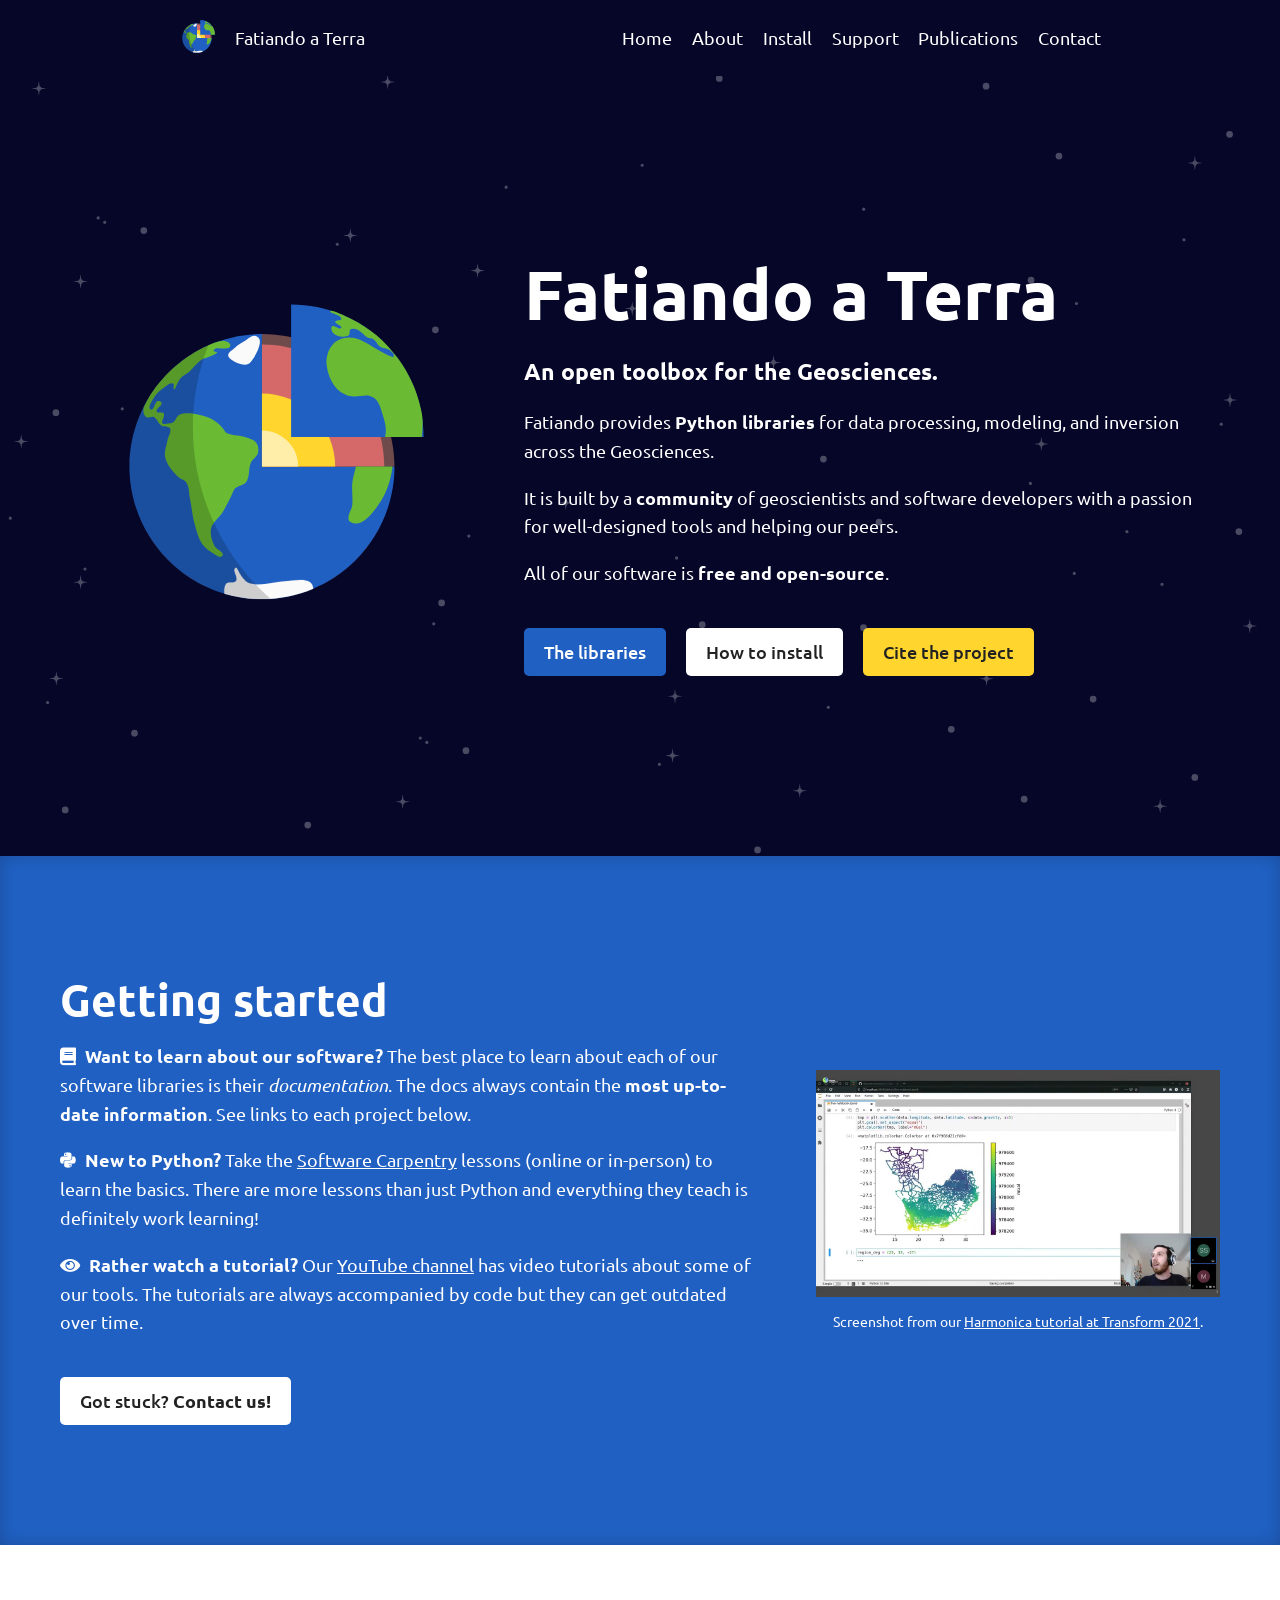
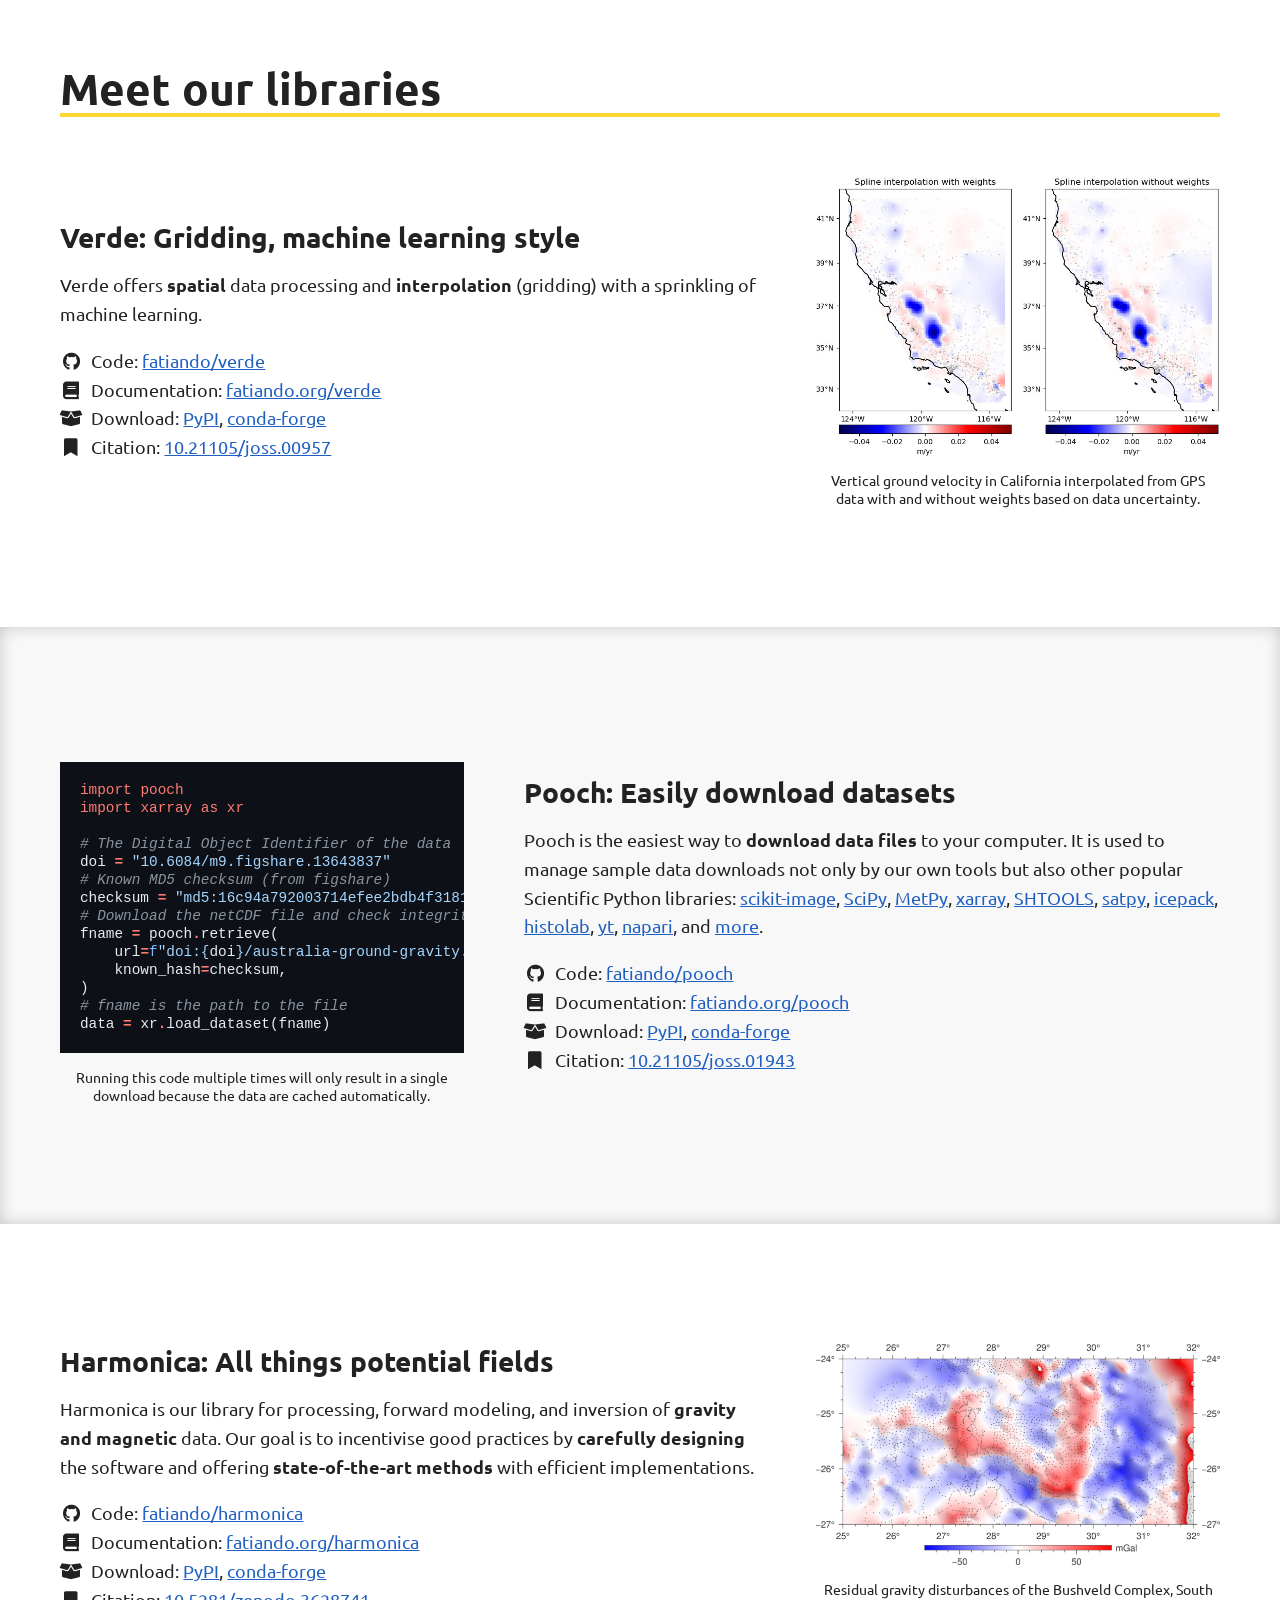
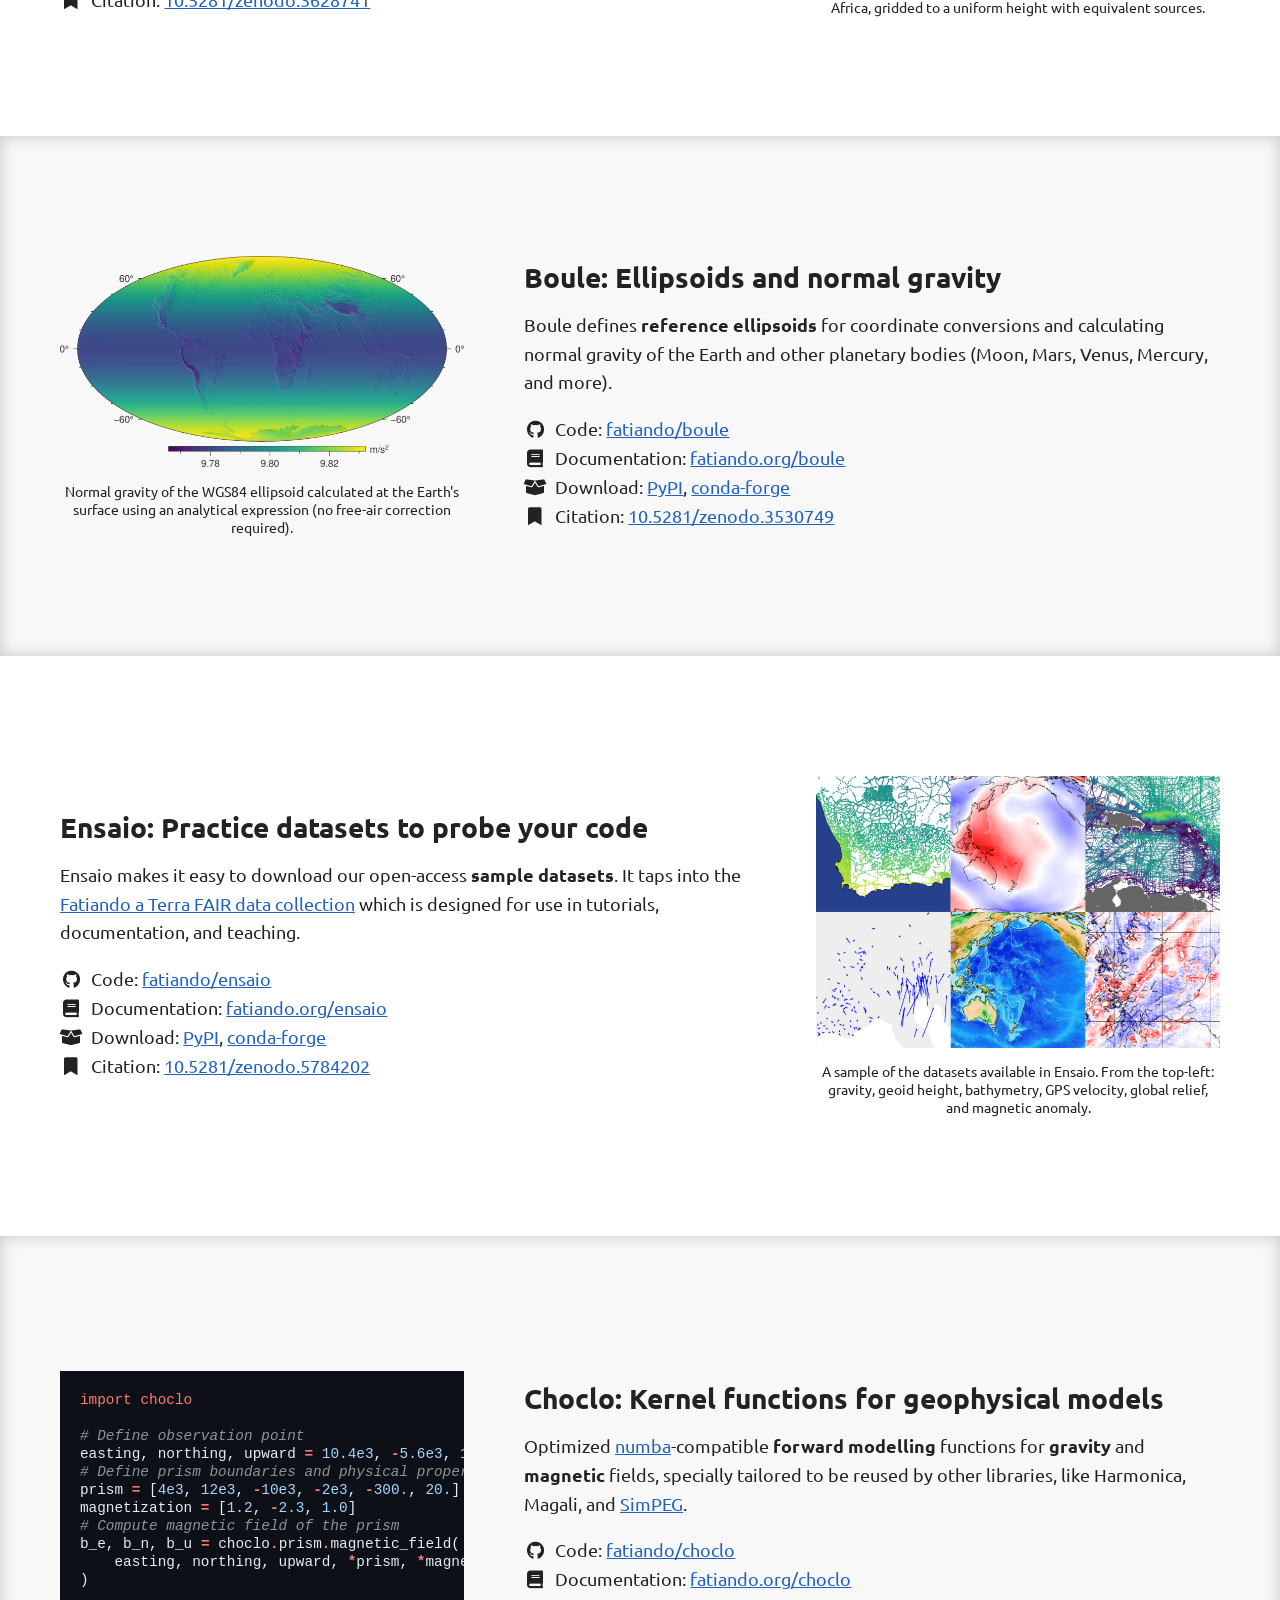
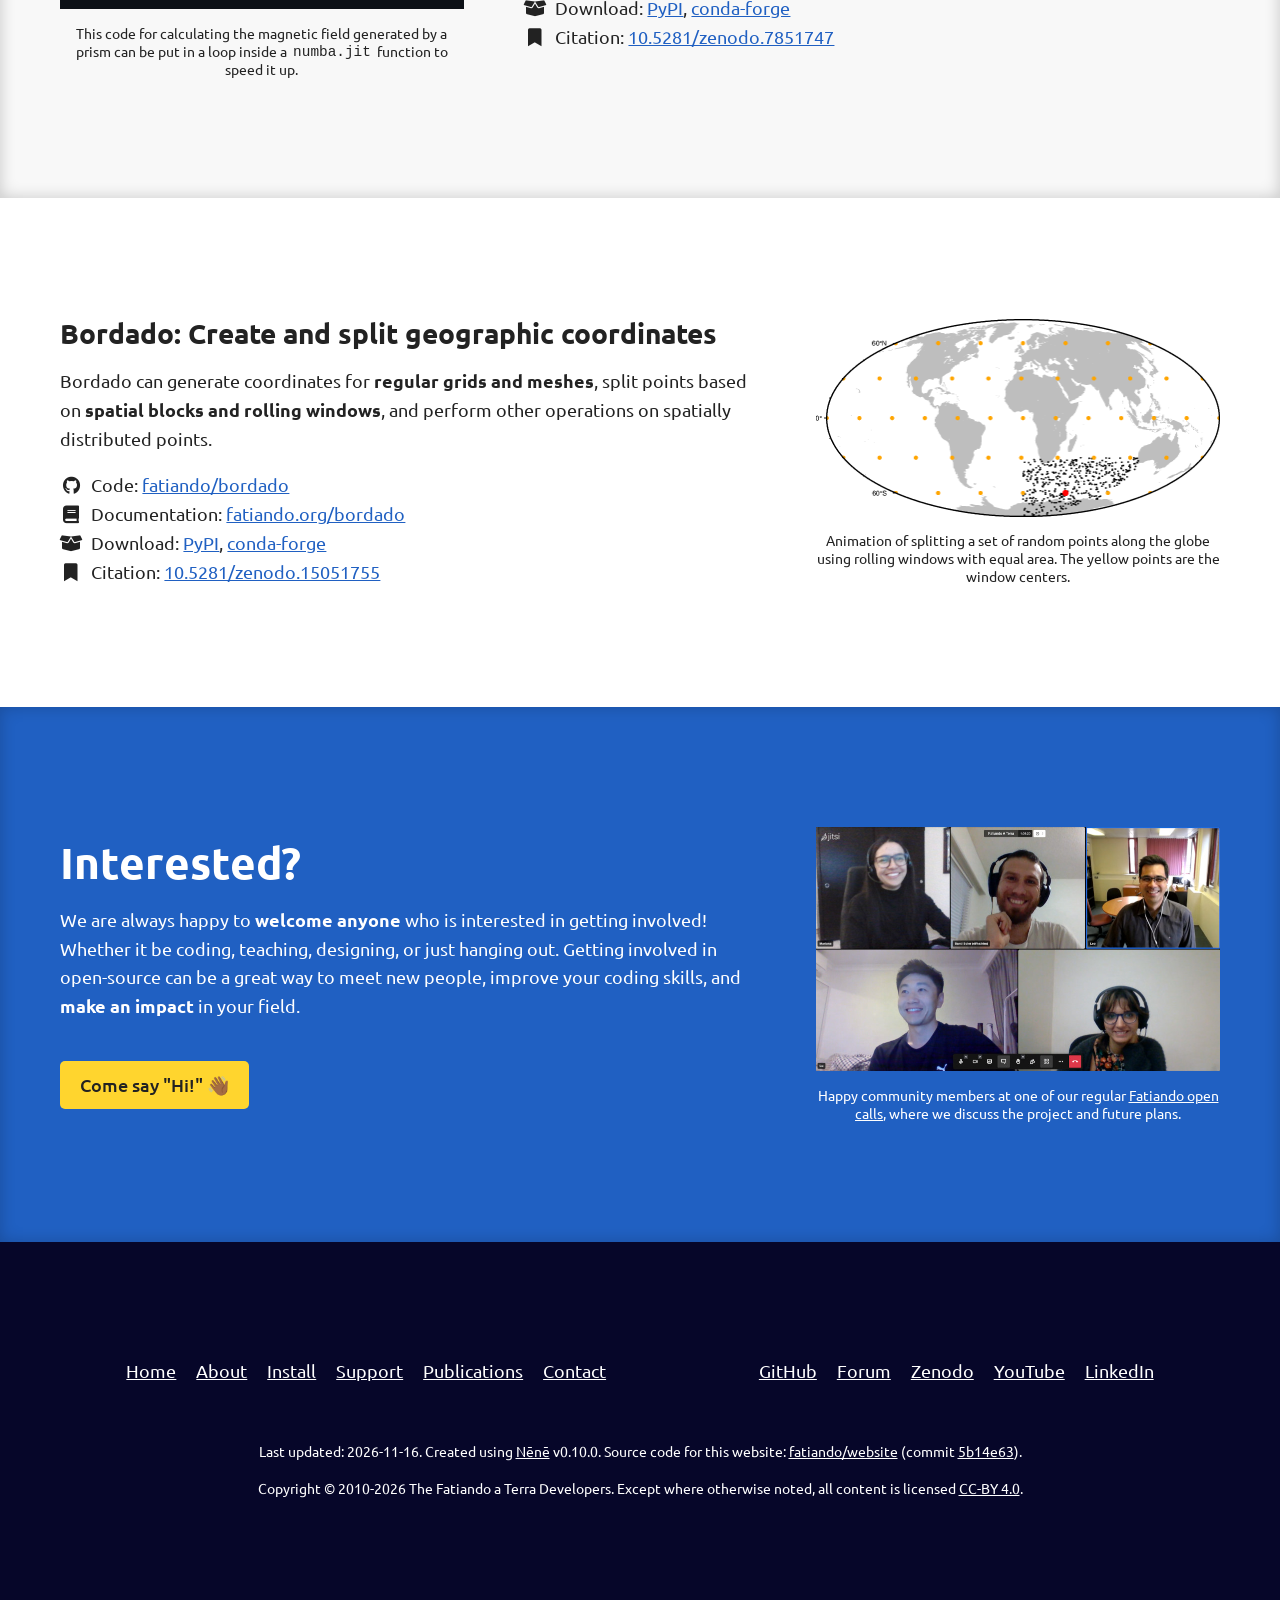
<file: index.html>
<!DOCTYPE html>
<html lang="en">
<head>
  <meta charset="utf-8" />
  <meta name="viewport" content="width=device-width, initial-scale=1.0" />
  <title>Fatiando a Terra</title>
  <link rel="shortcut icon" href="assets/favicon.png" />

  <!-- OpenGraph social media card -->
  <meta property="og:type" content="website" />
  <meta property="og:title" content="Fatiando a Terra" />
  <meta property="og:description" content="Fatiando a Terra An open toolbox for the Geosciences. Fatiando provides Python libraries for data processing, modeling, and inversion across the Geosciences. It is built by a community of..." />
  <meta property="og:image" content="https://www.fatiando.org/assets/fatiando-social-banner.png" />
  <meta property="og:url" content="https://www.fatiando.org/index.html" />

  <!-- Ubuntu Fonts -->
  <link rel="stylesheet" href="fonts/ubuntu/font.css" />
  <link rel="stylesheet" href="fonts/ubuntu-mono/font.css" />

  <!-- Font Awesome -->
  <link rel="stylesheet" href="fonts/fontawesome/css/all.css" />

  <!-- Andy Bell's CSS reset -->
  <!-- https://bell.bz/a-more-modern-css-reset/ -->
  <link rel="stylesheet" href="css/reset.css" />

  <!-- Syntax highlighting for code -->
  <link rel="stylesheet" href="css/pygments.css" />

  <!-- Main CSS stylesheet -->
  <link rel="stylesheet" href="css/style.css" />

  <!-- Plausible analytics for anonymous usage statistics -->
  <script defer data-domain="fatiando.org" src="https://plausible.io/js/plausible.js"></script>
  
</head>

<body>
  <header id="top" class="background-dark">
    <div class="content-wide spread">
      <a class="flex-center" href=".">
        <img src="assets/fatiando-logo.svg">
        <span>Fatiando a Terra</span>
      </a>
      <div class="flex-center">
        <nav aria-label="Main">
          <ul class="list-inline-center" role="list">
              <li>
                <a class="active" aria-current="page" href=".">Home</a>
              </li>
              <li>
                <a class=""  href="about/">About</a>
              </li>
              <li>
                <a class=""  href="install/">Install</a>
              </li>
              <li>
                <a class=""  href="support/">Support</a>
              </li>
              <li>
                <a class=""  href="publications/">Publications</a>
              </li>
              <li>
                <a class=""  href="contact/">Contact</a>
              </li>
          </ul>
        </nav>
      </div>
    </div>
  </header>
  <main class="">
      <div class="background-dark padding-vertical-4xl" style="background-image: url(images/background.svg); background-position: center; background-size: cover;" >
<div class="row content-wide">
<div class="col-small">
  <img src="assets/fatiando-logo.svg" style="padding: 0 var(--space-l);">
</div>
<div class="col-large flow">
<h1 id="fatiando-a-terra">Fatiando a Terra</h1>
<p class="font-large font-bold">An open toolbox for the Geosciences.</p>
<p>Fatiando provides <strong>Python libraries</strong> for data
processing, modeling, and inversion across the Geosciences.</p>
<p>It is built by a <strong>community</strong> of geoscientists and software developers with
a passion for well-designed tools and helping our peers.</p>
<p>All of our software is <strong>free and open-source</strong>.</p>
<ul role="list" class="list-inline margin-top-l">
<li><a class="button-link-primary" href="#libraries">The libraries</a></li>
<li><a class="button-link-light" href="install">How to install</a></li>
<li><a class="button-link-tertiary" href="support#cite-our-software">Cite the project</a></li>
</ul>
</div>
</div>
</div>
<div class="background-primary box-shadow padding-vertical-3xl">
<div class="row content-wide">
<div class="col-large flow">
<h2 id="getting-started">Getting started</h2>
<p><i class="fas fa-book"></i> <strong>Want to learn about our software?</strong>
The best place to learn about each of our software libraries is their
<em>documentation</em>. The docs always contain
the <strong>most up-to-date information</strong>. See links to each project below.</p>
<p><i class="fab fa-python"></i> <strong>New to Python?</strong> Take the <a href="https://software-carpentry.org/">Software
Carpentry</a> lessons (online or in-person) to
learn the basics. There are more lessons than just Python and everything they
teach is definitely work learning!</p>
<p><i class="fas fa-eye"></i> <strong>Rather watch a tutorial?</strong>
Our <a href="https://www.youtube.com/fatiandoorg">YouTube channel</a> has video tutorials
about some of our tools. The tutorials are always accompanied by code but they
can get outdated over time.</p>
<ul role="list" class="list-inline margin-top-l">
<li><a class="button-link-light" href="contact">Got stuck? <strong>Contact us!</strong></a></li>
</ul>
</div>
<div class="col-small">
<figure>
  <img src="images/transform21-tutorial.jpg"">
  <figcaption>
  Screenshot from our <a href="https://www.youtube.com/live/0bxZcCAr6bw">Harmonica tutorial at Transform 2021</a>.
  </figcaption>
</figure>
</div>
</div>
</div>
<div id="libraries" class="content-wide flow padding-top-3xl">
  <h2 class="heading-underline">Meet our libraries</h2>
</div>
<div id="verde" class="padding-top-xl padding-bottom-3xl ">
<div class="row content-wide">
<div class="col-large flow">
<h3>Verde: Gridding, machine learning style</h3>
<p>Verde offers <strong>spatial</strong> data processing and <strong>interpolation</strong> (gridding) with a sprinkling of machine learning.
</p>
<ul role="list">
<li><i class="fab fa-github fa-fw" title="GitHub repository"></i> Code: <a href="https://github.com/fatiando/verde">fatiando/verde</a></li>
<li><i class="fas fa-book fa-fw" title="Documentation"></i> Documentation: <a href="https://www.fatiando.org/verde/">fatiando.org/verde</a></li>
<li><i class="fas fa-box-open fa-fw" title="Latest version"></i> Download: <a href="https://pypi.org/project/verde/">PyPI</a>, <a href="https://github.com/conda-forge/verde-feedstock/">conda-forge</a></li>
<li><i class="fas fa-bookmark fa-fw" title="Publication"></i> Citation: <a href="https://doi.org/10.21105/joss.00957">10.21105/joss.00957</a></li>
</ul>
</div>
<div class="col-small flow">
<figure>
  <img src="images/examples/verde.jpg">
<figcaption>Vertical ground velocity in California interpolated from GPS data with and without weights based on data uncertainty.
</figcaption>
</figure>
</div>
</div>
</div>
<div id="pooch" class="padding-vertical-3xl background-semilight box-shadow">
<div class="row-reverse content-wide">
<div class="col-large flow">
<h3>Pooch: Easily download datasets</h3>
<p>Pooch is the easiest way to <strong>download data files</strong> to your computer. It is used to manage sample data downloads not only by our own tools but also other popular Scientific Python libraries: <a href="https://github.com/scikit-image/scikit-image">scikit-image</a>, <a href="https://github.com/scipy/scipy">SciPy</a>, <a href="https://github.com/Unidata/MetPy">MetPy</a>, <a href="https://github.com/pydata/xarray">xarray</a>, <a href="https://github.com/SHTOOLS/SHTOOLS">SHTOOLS</a>, <a href="https://github.com/pytroll/satpy">satpy</a>, <a href="https://github.com/icepack/icepack">icepack</a>, <a href="https://github.com/histolab/histolab">histolab</a>, <a href="https://github.com/yt-project/yt">yt</a>, <a href="https://github.com/napari/napari">napari</a>, and <a href="https://github.com/fatiando/pooch/network/dependents">more</a>.
</p>
<ul role="list">
<li><i class="fab fa-github fa-fw" title="GitHub repository"></i> Code: <a href="https://github.com/fatiando/pooch">fatiando/pooch</a></li>
<li><i class="fas fa-book fa-fw" title="Documentation"></i> Documentation: <a href="https://www.fatiando.org/pooch/">fatiando.org/pooch</a></li>
<li><i class="fas fa-box-open fa-fw" title="Latest version"></i> Download: <a href="https://pypi.org/project/pooch/">PyPI</a>, <a href="https://github.com/conda-forge/pooch-feedstock/">conda-forge</a></li>
<li><i class="fas fa-bookmark fa-fw" title="Publication"></i> Citation: <a href="https://doi.org/10.21105/joss.01943">10.21105/joss.01943</a></li>
</ul>
</div>
<div class="col-small flow">
<figure>
<div class="highlight"><pre><span></span><span class="kn">import</span><span class="w"> </span><span class="nn">pooch</span>
<span class="kn">import</span><span class="w"> </span><span class="nn">xarray</span><span class="w"> </span><span class="k">as</span><span class="w"> </span><span class="nn">xr</span>

<span class="c1"># The Digital Object Identifier of the data</span>
<span class="n">doi</span> <span class="o">=</span> <span class="s2">"10.6084/m9.figshare.13643837"</span>
<span class="c1"># Known MD5 checksum (from figshare)</span>
<span class="n">checksum</span> <span class="o">=</span> <span class="s2">"md5:16c94a792003714efee2bdb4f3181d3a"</span>
<span class="c1"># Download the netCDF file and check integrity</span>
<span class="n">fname</span> <span class="o">=</span> <span class="n">pooch</span><span class="o">.</span><span class="n">retrieve</span><span class="p">(</span>
    <span class="n">url</span><span class="o">=</span><span class="sa">f</span><span class="s2">"doi:</span><span class="si">{</span><span class="n">doi</span><span class="si">}</span><span class="s2">/australia-ground-gravity.nc"</span><span class="p">,</span>
    <span class="n">known_hash</span><span class="o">=</span><span class="n">checksum</span><span class="p">,</span>
<span class="p">)</span>
<span class="c1"># fname is the path to the file</span>
<span class="n">data</span> <span class="o">=</span> <span class="n">xr</span><span class="o">.</span><span class="n">load_dataset</span><span class="p">(</span><span class="n">fname</span><span class="p">)</span>
</pre></div>
<figcaption>Running this code multiple times will only result in a single download because the data are cached automatically.
</figcaption>
</figure>
</div>
</div>
</div>
<div id="harmonica" class="padding-vertical-3xl ">
<div class="row content-wide">
<div class="col-large flow">
<h3>Harmonica: All things potential fields</h3>
<p>Harmonica is our library for processing, forward modeling, and inversion of <strong>gravity and magnetic</strong> data. Our goal is to incentivise good practices by <strong>carefully designing</strong> the software and offering <strong>state-of-the-art methods</strong> with efficient implementations.
</p>
<ul role="list">
<li><i class="fab fa-github fa-fw" title="GitHub repository"></i> Code: <a href="https://github.com/fatiando/harmonica">fatiando/harmonica</a></li>
<li><i class="fas fa-book fa-fw" title="Documentation"></i> Documentation: <a href="https://www.fatiando.org/harmonica/">fatiando.org/harmonica</a></li>
<li><i class="fas fa-box-open fa-fw" title="Latest version"></i> Download: <a href="https://pypi.org/project/harmonica/">PyPI</a>, <a href="https://github.com/conda-forge/harmonica-feedstock/">conda-forge</a></li>
<li><i class="fas fa-bookmark fa-fw" title="Publication"></i> Citation: <a href="https://doi.org/10.5281/zenodo.3628741">10.5281/zenodo.3628741</a></li>
</ul>
</div>
<div class="col-small flow">
<figure>
  <img src="images/examples/harmonica.png">
<figcaption>Residual gravity disturbances of the Bushveld Complex, South Africa, gridded to a uniform height with equivalent sources.
</figcaption>
</figure>
</div>
</div>
</div>
<div id="boule" class="padding-vertical-3xl background-semilight box-shadow">
<div class="row-reverse content-wide">
<div class="col-large flow">
<h3>Boule: Ellipsoids and normal gravity</h3>
<p>Boule defines <strong>reference ellipsoids</strong> for coordinate conversions and calculating normal gravity of the Earth and other planetary bodies (Moon, Mars, Venus, Mercury, and more).
</p>
<ul role="list">
<li><i class="fab fa-github fa-fw" title="GitHub repository"></i> Code: <a href="https://github.com/fatiando/boule">fatiando/boule</a></li>
<li><i class="fas fa-book fa-fw" title="Documentation"></i> Documentation: <a href="https://www.fatiando.org/boule/">fatiando.org/boule</a></li>
<li><i class="fas fa-box-open fa-fw" title="Latest version"></i> Download: <a href="https://pypi.org/project/boule/">PyPI</a>, <a href="https://github.com/conda-forge/boule-feedstock/">conda-forge</a></li>
<li><i class="fas fa-bookmark fa-fw" title="Publication"></i> Citation: <a href="https://doi.org/10.5281/zenodo.3530749">10.5281/zenodo.3530749</a></li>
</ul>
</div>
<div class="col-small flow">
<figure>
  <img src="images/examples/boule.png">
<figcaption>Normal gravity of the WGS84 ellipsoid calculated at the Earth's surface using an analytical expression (no free-air correction required).
</figcaption>
</figure>
</div>
</div>
</div>
<div id="ensaio" class="padding-vertical-3xl ">
<div class="row content-wide">
<div class="col-large flow">
<h3>Ensaio: Practice datasets to probe your code</h3>
<p>Ensaio makes it easy to download our open-access <strong>sample datasets</strong>. It taps into the <a href="https://github.com/fatiando-data">Fatiando a Terra FAIR data collection</a> which is designed for use in tutorials, documentation, and teaching.
</p>
<ul role="list">
<li><i class="fab fa-github fa-fw" title="GitHub repository"></i> Code: <a href="https://github.com/fatiando/ensaio">fatiando/ensaio</a></li>
<li><i class="fas fa-book fa-fw" title="Documentation"></i> Documentation: <a href="https://www.fatiando.org/ensaio/">fatiando.org/ensaio</a></li>
<li><i class="fas fa-box-open fa-fw" title="Latest version"></i> Download: <a href="https://pypi.org/project/ensaio/">PyPI</a>, <a href="https://github.com/conda-forge/ensaio-feedstock/">conda-forge</a></li>
<li><i class="fas fa-bookmark fa-fw" title="Publication"></i> Citation: <a href="https://doi.org/10.5281/zenodo.5784202">10.5281/zenodo.5784202</a></li>
</ul>
</div>
<div class="col-small flow">
<figure>
  <img src="images/examples/ensaio.jpg">
<figcaption>A sample of the datasets available in Ensaio. From the top-left: gravity, geoid height, bathymetry, GPS velocity, global relief, and magnetic anomaly.
</figcaption>
</figure>
</div>
</div>
</div>
<div id="choclo" class="padding-vertical-3xl background-semilight box-shadow">
<div class="row-reverse content-wide">
<div class="col-large flow">
<h3>Choclo: Kernel functions for geophysical models</h3>
<p>Optimized <a href="https://numba.pydata.org">numba</a>-compatible <strong>forward modelling</strong> functions for <strong>gravity</strong> and <strong>magnetic</strong> fields, specially tailored to be reused by other libraries, like Harmonica, Magali, and <a href="https://simpeg.xyz/">SimPEG</a>.
</p>
<ul role="list">
<li><i class="fab fa-github fa-fw" title="GitHub repository"></i> Code: <a href="https://github.com/fatiando/choclo">fatiando/choclo</a></li>
<li><i class="fas fa-book fa-fw" title="Documentation"></i> Documentation: <a href="https://www.fatiando.org/choclo/">fatiando.org/choclo</a></li>
<li><i class="fas fa-box-open fa-fw" title="Latest version"></i> Download: <a href="https://pypi.org/project/choclo/">PyPI</a>, <a href="https://github.com/conda-forge/choclo-feedstock/">conda-forge</a></li>
<li><i class="fas fa-bookmark fa-fw" title="Publication"></i> Citation: <a href="https://doi.org/10.5281/zenodo.7851747">10.5281/zenodo.7851747</a></li>
</ul>
</div>
<div class="col-small flow">
<figure>
<div class="highlight"><pre><span></span><span class="kn">import</span><span class="w"> </span><span class="nn">choclo</span>

<span class="c1"># Define observation point</span>
<span class="n">easting</span><span class="p">,</span> <span class="n">northing</span><span class="p">,</span> <span class="n">upward</span> <span class="o">=</span> <span class="mf">10.4e3</span><span class="p">,</span> <span class="o">-</span><span class="mf">5.6e3</span><span class="p">,</span> <span class="mf">110.</span>
<span class="c1"># Define prism boundaries and physical properties</span>
<span class="n">prism</span> <span class="o">=</span> <span class="p">[</span><span class="mf">4e3</span><span class="p">,</span> <span class="mf">12e3</span><span class="p">,</span> <span class="o">-</span><span class="mf">10e3</span><span class="p">,</span> <span class="o">-</span><span class="mf">2e3</span><span class="p">,</span> <span class="o">-</span><span class="mf">300.</span><span class="p">,</span> <span class="mf">20.</span><span class="p">]</span>
<span class="n">magnetization</span> <span class="o">=</span> <span class="p">[</span><span class="mf">1.2</span><span class="p">,</span> <span class="o">-</span><span class="mf">2.3</span><span class="p">,</span> <span class="mf">1.0</span><span class="p">]</span>
<span class="c1"># Compute magnetic field of the prism</span>
<span class="n">b_e</span><span class="p">,</span> <span class="n">b_n</span><span class="p">,</span> <span class="n">b_u</span> <span class="o">=</span> <span class="n">choclo</span><span class="o">.</span><span class="n">prism</span><span class="o">.</span><span class="n">magnetic_field</span><span class="p">(</span>
    <span class="n">easting</span><span class="p">,</span> <span class="n">northing</span><span class="p">,</span> <span class="n">upward</span><span class="p">,</span> <span class="o">*</span><span class="n">prism</span><span class="p">,</span> <span class="o">*</span><span class="n">magnetization</span>
<span class="p">)</span>
</pre></div>
<figcaption>This code for calculating the magnetic field generated by a prism can be put in a loop inside a <code>numba.jit</code> function to speed it up.
</figcaption>
</figure>
</div>
</div>
</div>
<div id="bordado" class="padding-vertical-3xl ">
<div class="row content-wide">
<div class="col-large flow">
<h3>Bordado: Create and split geographic coordinates</h3>
<p>Bordado can generate coordinates for <strong>regular grids and meshes</strong>, split points based on <strong>spatial blocks and rolling windows</strong>, and perform other operations on spatially distributed points.
</p>
<ul role="list">
<li><i class="fab fa-github fa-fw" title="GitHub repository"></i> Code: <a href="https://github.com/fatiando/bordado">fatiando/bordado</a></li>
<li><i class="fas fa-book fa-fw" title="Documentation"></i> Documentation: <a href="https://www.fatiando.org/bordado/">fatiando.org/bordado</a></li>
<li><i class="fas fa-box-open fa-fw" title="Latest version"></i> Download: <a href="https://pypi.org/project/bordado/">PyPI</a>, <a href="https://github.com/conda-forge/bordado-feedstock/">conda-forge</a></li>
<li><i class="fas fa-bookmark fa-fw" title="Publication"></i> Citation: <a href="https://doi.org/10.5281/zenodo.15051755">10.5281/zenodo.15051755</a></li>
</ul>
</div>
<div class="col-small flow">
<figure>
  <img src="images/examples/bordado.gif">
<figcaption>Animation of splitting a set of random points along the globe using rolling windows with equal area. The yellow points are the window centers.
</figcaption>
</figure>
</div>
</div>
</div>
<div class="background-primary box-shadow padding-vertical-3xl">
<div class="row content-wide">
<div class="col-large flow">
<h2 id="interested">Interested?</h2>
<p>We are always happy to <strong>welcome anyone</strong> who is interested in getting
involved!
Whether it be coding, teaching, designing, or just hanging out.
Getting involved in open-source can be a great way to meet new people, improve
your coding skills, and <strong>make an impact</strong> in your field.</p>
<ul role="list" class="list-inline margin-top-l">
<li><a class="button-link-tertiary" href="contact">Come say "Hi!" 👋🏾</a></li>
</ul>
</div>
<div class="col-small flow">
<figure>
  <img src="images/fatiando-community-call.jpg" title="Screenshot from a virtual Fatiando weekly call.">
  <figcaption>
  Happy community members at one of our regular <a href="contact">Fatiando open calls</a>, where we discuss the project and future plans.
  </figcaption>
</figure>
</div>
</div>
</div>
  </main>

  <footer>
    <div class="flow text-center content-wide">
      <div class="spread">
      <nav aria-label="Footer">
        <ul class="list-inline-center" role="list">
          <li>
            <a class="active" aria-current="page" href=".">Home</a>
          </li>
          <li>
            <a class=""  href="about/">About</a>
          </li>
          <li>
            <a class=""  href="install/">Install</a>
          </li>
          <li>
            <a class=""  href="support/">Support</a>
          </li>
          <li>
            <a class=""  href="publications/">Publications</a>
          </li>
          <li>
            <a class=""  href="contact/">Contact</a>
          </li>
        </ul>
      </nav>
      <ul class="list-inline-center" role="list">
        <li><a target="_blank" href="https://github.com/fatiando">GitHub</a></li>
        <li><a target="_blank" href="https://github.com/orgs/fatiando/discussions">Forum</a></li>
        <li><a target="_blank" href="https://zenodo.org/communities/fatiando">Zenodo</a></li>
        <li><a target="_blank" href="https://www.youtube.com/fatiandoorg">YouTube</a></li>
        <li><a target="_blank" href="https://www.linkedin.com/company/fatiando">LinkedIn</a></li>
      </ul>
      </div>
      <div class="flow margin-top-xl font-small">
        <p>
          Last updated: 2026-11-16.
          Created using <a href="https://nene.leouieda.com">Nēnē</a> v0.10.0.
          Source code for this website: <a href="https://github.com/fatiando/website">fatiando/website</a>
          (commit <a href="https://github.com/fatiando/website/commit/5b14e63">5b14e63</a>).
        </p>
        <p>
          Copyright &copy; 2010-2026 The Fatiando a Terra Developers.
          Except where otherwise noted, all content is licensed
<a href="https://creativecommons.org/licenses/by/4.0/">CC-BY 4.0</a>.

        </p>
      </div>
    </div>
  </footer>
</body>
</html>
</file>
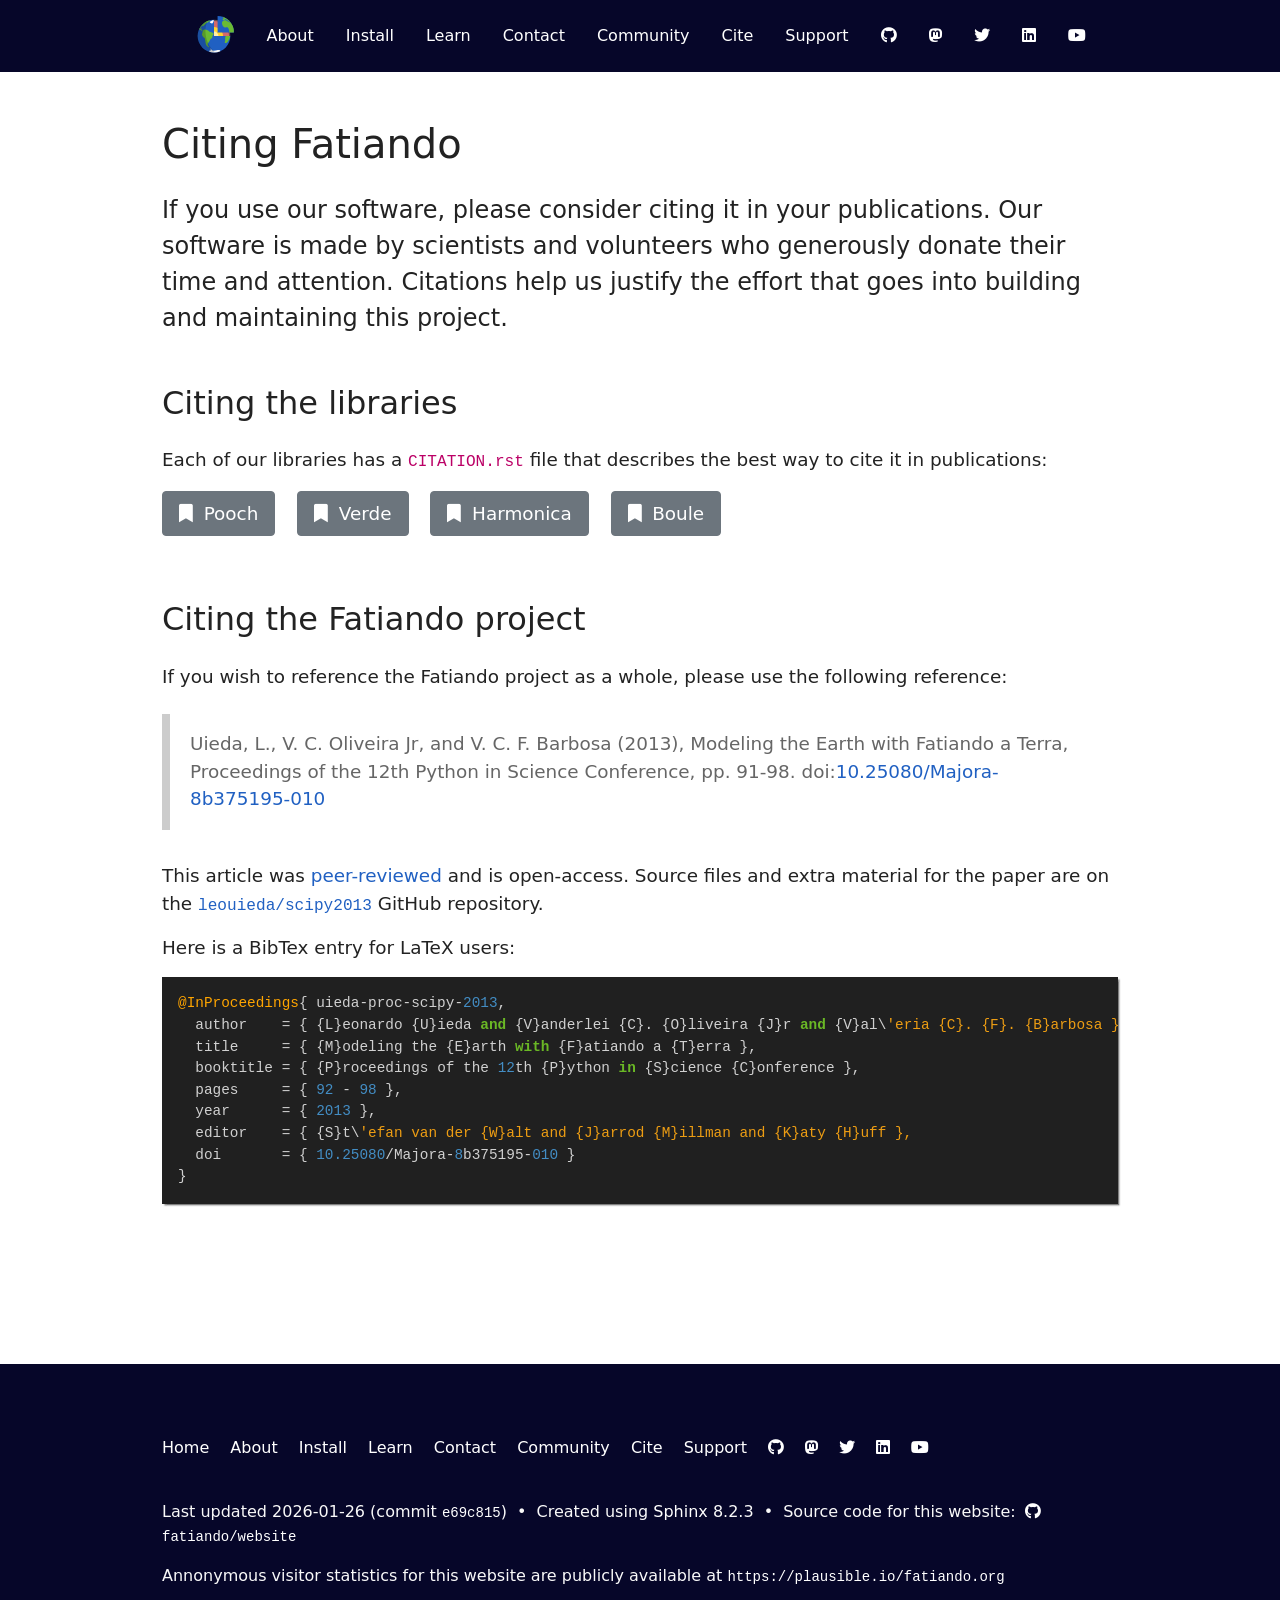
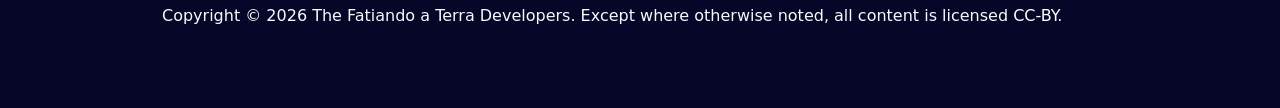
<file: cite/index.html>
<!DOCTYPE html>
<html lang="en">

<head>
  <meta charset="utf-8"/>
  <meta name="viewport" content="width=device-width, initial-scale=1.0" />
    
  <title>Citing Fatiando | Fatiando a Terra</title>

  <link rel="shortcut icon" href="../_static/favicon.png"/>

  <!-- Bootstrap CSS -->
  <link rel="stylesheet" href="../_static/bootstrap-5.1/css/bootstrap.min.css">

  <!-- FontAwsome icons -->
  <link rel="stylesheet" href="../_static/css/fontawesome/css/all.css">

  <!-- Pygments CSS for syntax highlighting -->
  <!-- Accessible versions by Max Chadwick (@mpchadwick) -->
  <link rel="stylesheet" href="../_static/css/pygments/native.css">

  <!-- Custom CSS set in conf.py -->
  <link rel="stylesheet" href="../_static/css/style.css">

  <!-- Social media cards -->
  <meta name="twitter:card" content="summary">
  <meta name="twitter:image" content="https://www.fatiando.org/_static/">
  <meta name="twitter:site" content="@fatiandoaterra">
  <meta name="twitter:title" content="Citing Fatiando | Fatiando a Terra">
  <meta name="twitter:description" content="Open-source Python tools for geophysics">
  <meta property="og:title" content="Citing Fatiando | Fatiando a Terra">
  <meta property="og:type" content="website">
  <meta property="og:url" content="https://www.fatiando.org">
  <meta property="og:site_name" content="Fatiando a Terra">
  <meta property="og:image" content="https://www.fatiando.org/_static/">
  <meta property="og:description" content="Open-source Python tools for geophysics">

  <!-- Plausible analytics for anonymous usage statistics -->
  <script defer data-domain="fatiando.org" src="https://plausible.io/js/plausible.js"></script>
</head>


<body>

  <header class="menu">
    <div class="container">
      <nav>
        <ul class="nav justify-content-center">
          <li class="nav-item ">
            <a href="../index.html"><img title="Home" alt="Fatiando a Terra" src="../_static/fatiando-logo.svg"></a>
          </li>
            <li class="nav-item">
              <a class="nav-link" href="../about">About</a>
            </li>
            <li class="nav-item">
              <a class="nav-link" href="../install">Install</a>
            </li>
            <li class="nav-item">
              <a class="nav-link" href="../learn">Learn</a>
            </li>
            <li class="nav-item">
              <a class="nav-link" href="../contact">Contact</a>
            </li>
            <li class="nav-item">
              <a class="nav-link" href="../community">Community</a>
            </li>
            <li class="nav-item">
              <a class="nav-link" href="../cite">Cite</a>
            </li>
            <li class="nav-item">
              <a class="nav-link" href="../support">Support</a>
            </li>
            <li class="nav-item">
              <a rel="me" class="nav-link" href="https://github.com/fatiando" target="_blank"><i class="fab fa-github" title="GitHub" alt="GitHub"></i></a>
            </li>
            <li class="nav-item">
              <a rel="me" class="nav-link" href="https://fosstodon.org/@fatiando" target="_blank"><i class="fab fa-mastodon" title="Mastodon" alt="Mastodon"></i></a>
            </li>
            <li class="nav-item">
              <a rel="me" class="nav-link" href="https://twitter.com/fatiandoaterra" target="_blank"><i class="fab fa-twitter" title="Twitter" alt="Twitter"></i></a>
            </li>
            <li class="nav-item">
              <a rel="me" class="nav-link" href="https://www.linkedin.com/company/fatiando" target="_blank"><i class="fab fa-linkedin" title="LinkedIn" alt="LinkedIn"></i></a>
            </li>
            <li class="nav-item">
              <a rel="me" class="nav-link" href="https://www.youtube.com/fatiandoorg" target="_blank"><i class="fab fa-youtube" title="YouTube" alt="YouTube"></i></a>
            </li>
        </ul>
      </nav>
    </div>
  </header>
    <div class="container page-content narrow">
      <section id="citing-fatiando">
<span id="cite"></span><h1>Citing Fatiando</h1>
<p class="lead">
If you use our software, please consider citing it in your publications.
Our software is <strong>made by scientists and volunteers</strong> who
generously donate their time and attention.
<strong>Citations</strong> help us justify the effort that goes into building
and maintaining this project.
</p>
<section id="citing-the-libraries">
<h2>Citing the libraries</h2>
<p>Each of our libraries has a <code class="docutils literal notranslate"><span class="pre">CITATION.rst</span></code> file that describes the best way
to cite it in publications:</p>
<div class="mt-2">
<a target="_blank" href="https://github.com/fatiando/pooch/blob/master/CITATION.rst">
<button type="button" class="btn btn-secondary mb-3 me-3">
<i class="fa fa-bookmark"></i>
Pooch
</button></a>
<a target="_blank" href="https://github.com/fatiando/verde/blob/master/CITATION.rst">
<button type="button" class="btn btn-secondary mb-3 me-3">
<i class="fa fa-bookmark"></i>
Verde
</button></a>
<a target="_blank" href="https://github.com/fatiando/harmonica/blob/master/CITATION.rst">
<button type="button" class="btn btn-secondary mb-3 me-3">
<i class="fa fa-bookmark"></i>
Harmonica
</button></a>
<a target="_blank" href="https://github.com/fatiando/boule/blob/master/CITATION.rst">
<button type="button" class="btn btn-secondary mb-3">
<i class="fa fa-bookmark"></i>
Boule
</button></a>
</div>
</section>
<section id="citing-the-fatiando-project">
<h2>Citing the Fatiando project</h2>
<p>If you wish to reference the Fatiando project as a whole, please use the
following reference:</p>
<blockquote>
<div><p>Uieda, L., V. C. Oliveira Jr, and V. C. F. Barbosa (2013), Modeling the
Earth with Fatiando a Terra, Proceedings of the 12th Python in Science
Conference, pp. 91-98. doi:<a class="reference external" href="https://doi.org/10.25080/Majora-8b375195-010">10.25080/Majora-8b375195-010</a></p>
</div></blockquote>
<p>This article was <a class="reference external" href="https://github.com/scipy-conference/scipy_proceedings/pull/52">peer-reviewed</a>
and is open-access.
Source files and extra material for the paper are on the
<a class="reference external" href="https://github.com/leouieda/scipy2013"><code class="docutils literal notranslate"><span class="pre">leouieda/scipy2013</span></code></a> GitHub
repository.</p>
<p>Here is a BibTex entry for LaTeX users:</p>
<div class="highlight-default notranslate"><div class="highlight"><pre><span></span><span class="nd">@InProceedings</span><span class="p">{</span> <span class="n">uieda</span><span class="o">-</span><span class="n">proc</span><span class="o">-</span><span class="n">scipy</span><span class="o">-</span><span class="mi">2013</span><span class="p">,</span>
  <span class="n">author</span>    <span class="o">=</span> <span class="p">{</span> <span class="p">{</span><span class="n">L</span><span class="p">}</span><span class="n">eonardo</span> <span class="p">{</span><span class="n">U</span><span class="p">}</span><span class="n">ieda</span> <span class="ow">and</span> <span class="p">{</span><span class="n">V</span><span class="p">}</span><span class="n">anderlei</span> <span class="p">{</span><span class="n">C</span><span class="p">}</span><span class="o">.</span> <span class="p">{</span><span class="n">O</span><span class="p">}</span><span class="n">liveira</span> <span class="p">{</span><span class="n">J</span><span class="p">}</span><span class="n">r</span> <span class="ow">and</span> <span class="p">{</span><span class="n">V</span><span class="p">}</span><span class="n">al</span>\<span class="s1">&#39;eria </span><span class="si">{C}</span><span class="s1">. </span><span class="si">{F}</span><span class="s1">. </span><span class="si">{B}</span><span class="s1">arbosa },</span>
  <span class="n">title</span>     <span class="o">=</span> <span class="p">{</span> <span class="p">{</span><span class="n">M</span><span class="p">}</span><span class="n">odeling</span> <span class="n">the</span> <span class="p">{</span><span class="n">E</span><span class="p">}</span><span class="n">arth</span> <span class="k">with</span> <span class="p">{</span><span class="n">F</span><span class="p">}</span><span class="n">atiando</span> <span class="n">a</span> <span class="p">{</span><span class="n">T</span><span class="p">}</span><span class="n">erra</span> <span class="p">},</span>
  <span class="n">booktitle</span> <span class="o">=</span> <span class="p">{</span> <span class="p">{</span><span class="n">P</span><span class="p">}</span><span class="n">roceedings</span> <span class="n">of</span> <span class="n">the</span> <span class="mi">12</span><span class="n">th</span> <span class="p">{</span><span class="n">P</span><span class="p">}</span><span class="n">ython</span> <span class="ow">in</span> <span class="p">{</span><span class="n">S</span><span class="p">}</span><span class="n">cience</span> <span class="p">{</span><span class="n">C</span><span class="p">}</span><span class="n">onference</span> <span class="p">},</span>
  <span class="n">pages</span>     <span class="o">=</span> <span class="p">{</span> <span class="mi">92</span> <span class="o">-</span> <span class="mi">98</span> <span class="p">},</span>
  <span class="n">year</span>      <span class="o">=</span> <span class="p">{</span> <span class="mi">2013</span> <span class="p">},</span>
  <span class="n">editor</span>    <span class="o">=</span> <span class="p">{</span> <span class="p">{</span><span class="n">S</span><span class="p">}</span><span class="n">t</span>\<span class="s1">&#39;efan van der </span><span class="si">{W}</span><span class="s1">alt and </span><span class="si">{J}</span><span class="s1">arrod </span><span class="si">{M}</span><span class="s1">illman and </span><span class="si">{K}</span><span class="s1">aty </span><span class="si">{H}</span><span class="s1">uff },</span>
  <span class="n">doi</span>       <span class="o">=</span> <span class="p">{</span> <span class="mf">10.25080</span><span class="o">/</span><span class="n">Majora</span><span class="o">-</span><span class="mi">8</span><span class="n">b375195</span><span class="o">-</span><span class="mi">010</span> <span class="p">}</span>
<span class="p">}</span>
</pre></div>
</div>
</section>
</section>

    </div>

  <footer class="footer">
    <div class="container narrow">
      <nav>
        <ul class="menu-list-footer">
          <li><a href="../index.html">Home</a></li>
            <li><a href="../about">About</a></li>
            <li><a href="../install">Install</a></li>
            <li><a href="../learn">Learn</a></li>
            <li><a href="../contact">Contact</a></li>
            <li><a href="../community">Community</a></li>
            <li><a href="../cite">Cite</a></li>
            <li><a href="../support">Support</a></li>
            <li>
              <a href="https://github.com/fatiando" target="_blank"><i class="fab fa-github" title="GitHub" alt="GitHub"></i></a>
            </li>
            <li>
              <a href="https://fosstodon.org/@fatiando" target="_blank"><i class="fab fa-mastodon" title="Mastodon" alt="Mastodon"></i></a>
            </li>
            <li>
              <a href="https://twitter.com/fatiandoaterra" target="_blank"><i class="fab fa-twitter" title="Twitter" alt="Twitter"></i></a>
            </li>
            <li>
              <a href="https://www.linkedin.com/company/fatiando" target="_blank"><i class="fab fa-linkedin" title="LinkedIn" alt="LinkedIn"></i></a>
            </li>
            <li>
              <a href="https://www.youtube.com/fatiandoorg" target="_blank"><i class="fab fa-youtube" title="YouTube" alt="YouTube"></i></a>
            </li>
        </ul>
      </nav>
      <p>
        Last updated 2026-01-26
        (commit
        <a href="https://github.com/fatiando/website/commit/e69c815"><code>e69c815</code></a>)
        <span class="bullet-separator">&bull;</span>
        Created using <a href="http://sphinx-doc.org/">Sphinx</a> 8.2.3
        <span class="bullet-separator">&bull;</span>
        Source code for this website:
        <a href="https://github.com/fatiando/website">
           <i class="fab fa-github ms-1"></i> <code>fatiando/website</code>
        </a>
      </p>
      <p>
        Annonymous visitor statistics for this website are publicly available at
        <a href="https://plausible.io/fatiando.org"><code>https://plausible.io/fatiando.org</code></a>
      </p>
      <p>
        Copyright &copy; 2026 The Fatiando a Terra Developers.
        Except where otherwise noted, all content is licensed <a href="https://creativecommons.org/licenses/by/4.0/">CC-BY</a>.
      </p>
    </div>
  </footer>

  <!-- Bootstrap bundled Javascript (with their dependencies) -->
  <script src="../_static/bootstrap-5.1/js/bootstrap.bundle.min.js"
    integrity="sha384-/bQdsTh/da6pkI1MST/rWKFNjaCP5gBSY4sEBT38Q/9RBh9AH40zEOg7Hlq2THRZ"
    crossorigin="anonymous"></script>

</body>
</html>
</file>
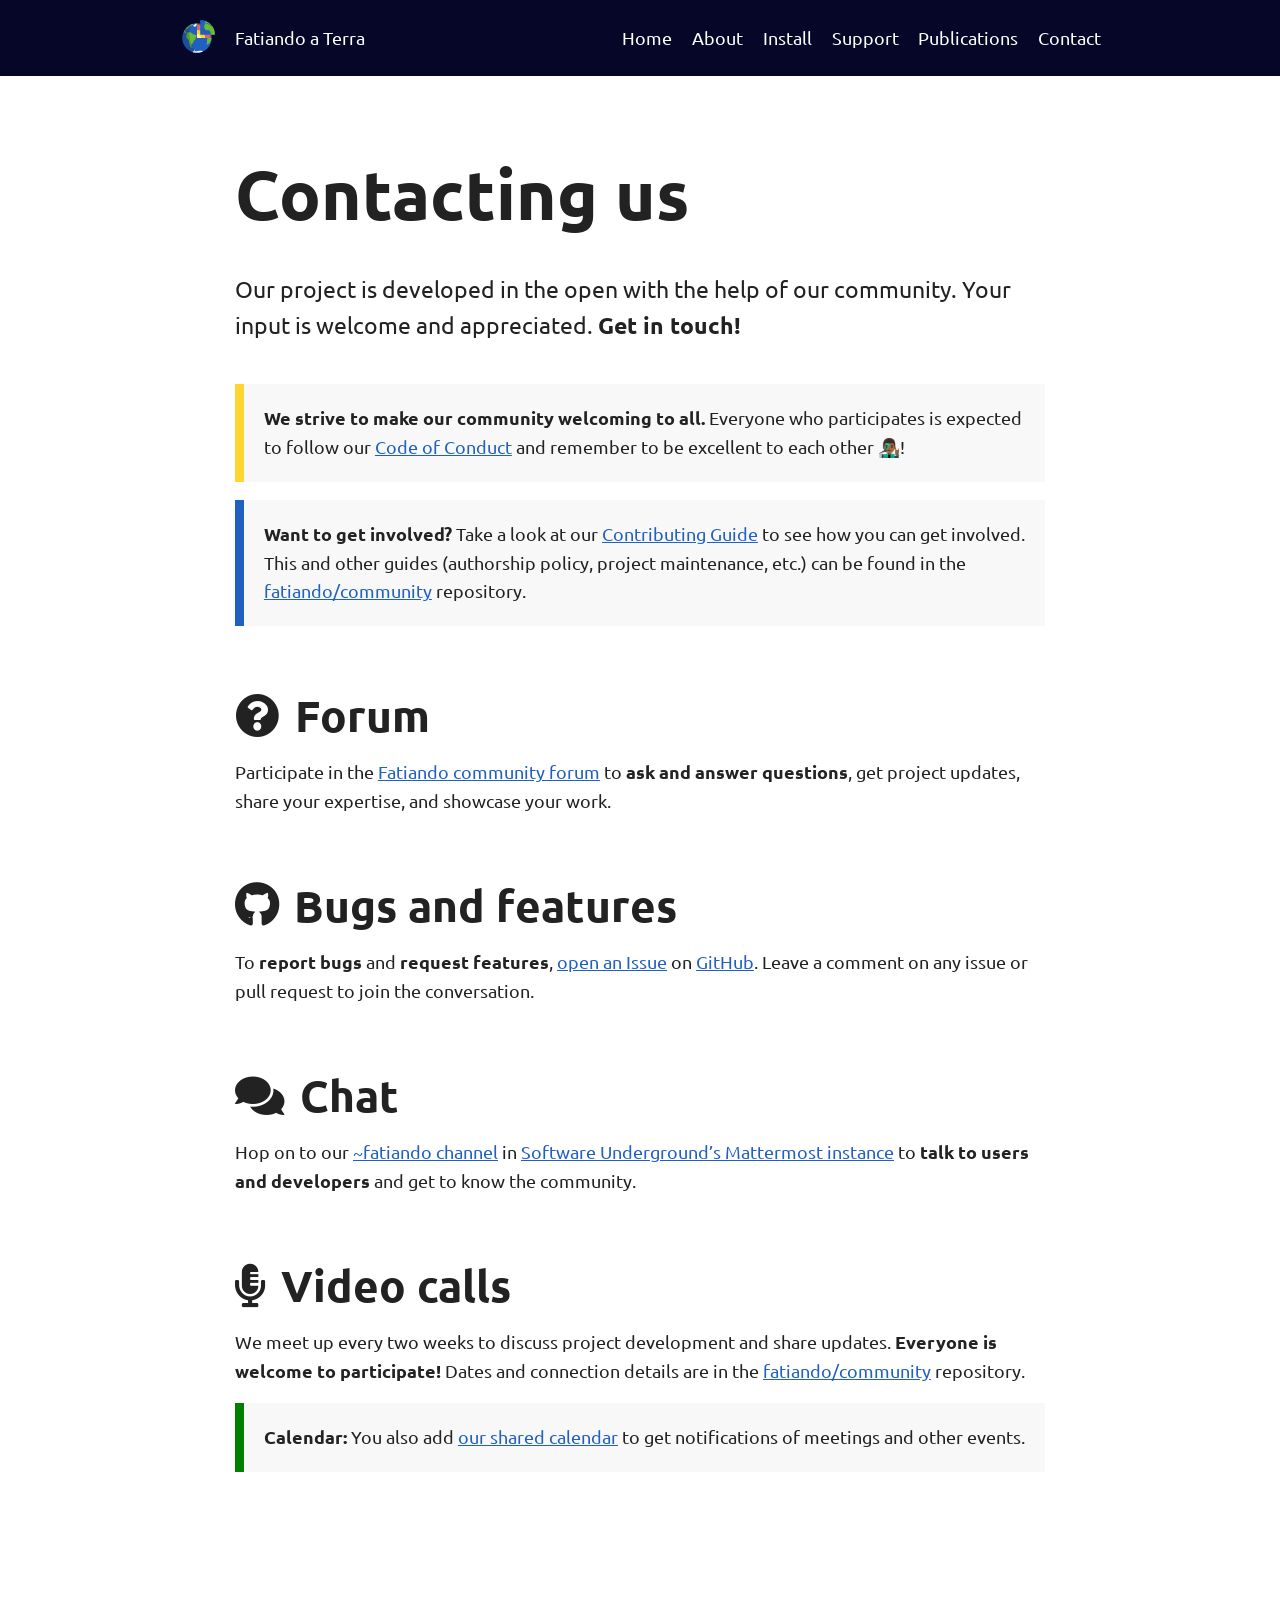
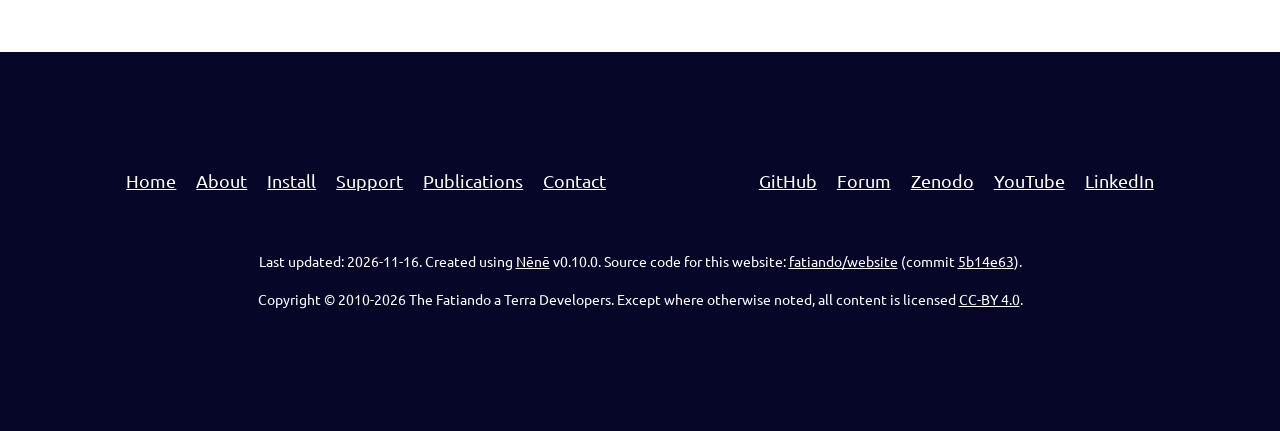
<file: contact/index.html>
<!DOCTYPE html>
<html lang="en">
<head>
  <meta charset="utf-8" />
  <meta name="viewport" content="width=device-width, initial-scale=1.0" />
  <title>Contacting us — Fatiando a Terra</title>
  <link rel="shortcut icon" href="../assets/favicon.png" />

  <!-- OpenGraph social media card -->
  <meta property="og:type" content="website" />
  <meta property="og:title" content="Contacting us" />
  <meta property="og:description" content="Contacting us Our project is developed in the open with the help of our community. Your input is welcome and appreciated. Get in touch! We strive to make our community welcoming to all. Everyone..." />
  <meta property="og:image" content="https://www.fatiando.org/assets/fatiando-social-banner.png" />
  <meta property="og:url" content="https://www.fatiando.org/contact/index.html" />

  <!-- Ubuntu Fonts -->
  <link rel="stylesheet" href="../fonts/ubuntu/font.css" />
  <link rel="stylesheet" href="../fonts/ubuntu-mono/font.css" />

  <!-- Font Awesome -->
  <link rel="stylesheet" href="../fonts/fontawesome/css/all.css" />

  <!-- Andy Bell's CSS reset -->
  <!-- https://bell.bz/a-more-modern-css-reset/ -->
  <link rel="stylesheet" href="../css/reset.css" />

  <!-- Syntax highlighting for code -->
  <link rel="stylesheet" href="../css/pygments.css" />

  <!-- Main CSS stylesheet -->
  <link rel="stylesheet" href="../css/style.css" />

  <!-- Plausible analytics for anonymous usage statistics -->
  <script defer data-domain="fatiando.org" src="https://plausible.io/js/plausible.js"></script>
  
</head>

<body>
  <header id="top" class="background-dark">
    <div class="content-wide spread">
      <a class="flex-center" href="../">
        <img src="../assets/fatiando-logo.svg">
        <span>Fatiando a Terra</span>
      </a>
      <div class="flex-center">
        <nav aria-label="Main">
          <ul class="list-inline-center" role="list">
              <li>
                <a class=""  href="../">Home</a>
              </li>
              <li>
                <a class=""  href="../about/">About</a>
              </li>
              <li>
                <a class=""  href="../install/">Install</a>
              </li>
              <li>
                <a class=""  href="../support/">Support</a>
              </li>
              <li>
                <a class=""  href="../publications/">Publications</a>
              </li>
              <li>
                <a class="active" aria-current="page" href=".">Contact</a>
              </li>
          </ul>
        </nav>
      </div>
    </div>
  </header>
  <main class="flow content margin-top-2xl margin-bottom-4xl">
      <h1 id="contacting-us">Contacting us</h1>
<div class="lead">
<p>Our project is developed in the open with the help of our community.
Your input is welcome and appreciated.
<strong>Get in touch!</strong></p>
</div>
<div class="callout-tertiary">
<p><strong>We strive to make our community welcoming to all.</strong>
Everyone who participates is expected to follow our
<a href="https://github.com/fatiando/community/blob/main/CODE_OF_CONDUCT.md">Code of Conduct</a> and remember to be excellent to each other 👨🏾‍🎤!</p>
</div>
<div class="callout-primary">
<p><strong>Want to get involved?</strong>
Take a look at our <a href="https://github.com/fatiando/community/blob/main/CONTRIBUTING.md">Contributing Guide</a> to see how you can get involved. This and other guides (authorship policy, project maintenance, etc.) can be found in the <a href="https://github.com/fatiando/community">fatiando/community</a> repository.</p>
</div>
<h2 id="-forum"><i class="fas fa-question-circle"></i> Forum</h2>
<p>Participate in the <a href="https://github.com/orgs/fatiando/discussions">Fatiando community forum</a> to <strong>ask and answer
questions</strong>, get project updates, share your expertise, and showcase your work.</p>
<h2 id="-bugs-and-features"><i class="fab fa-github"></i> Bugs and features</h2>
<p>To <strong>report bugs</strong> and <strong>request features</strong>, <a href="https://github.com/fatiando/community/blob/main/CONTRIBUTING.md">open an Issue</a> on
<a href="https://github.com/fatiando">GitHub</a>.
Leave a comment on any issue or pull request to join the conversation.</p>
<h2 id="-chat"><i class="fas fa-comments"></i> Chat</h2>
<p>Hop on to our <a href="https://mattermost.softwareunderground.org/swung/channels/fatiando">~fatiando channel</a> in <a href="https://mattermost.softwareunderground.org">Software Underground’s
Mattermost instance</a> to <strong>talk to users and developers</strong> and
get to know the community.</p>
<h2 id="-video-calls"><i class="fas fa-microphone-alt"></i> Video calls</h2>
<p>We meet up every two weeks to discuss project development and share updates.
<strong>Everyone is welcome to participate!</strong> Dates and connection details are in the
<a href="https://github.com/fatiando/community">fatiando/community</a> repository.</p>
<div class="callout-secondary">
<p><strong>Calendar:</strong> You also add <a href="../calendar">our shared calendar</a> to get notifications of meetings and other events.</p>
</div>

  </main>

  <footer>
    <div class="flow text-center content-wide">
      <div class="spread">
      <nav aria-label="Footer">
        <ul class="list-inline-center" role="list">
          <li>
            <a class=""  href="../">Home</a>
          </li>
          <li>
            <a class=""  href="../about/">About</a>
          </li>
          <li>
            <a class=""  href="../install/">Install</a>
          </li>
          <li>
            <a class=""  href="../support/">Support</a>
          </li>
          <li>
            <a class=""  href="../publications/">Publications</a>
          </li>
          <li>
            <a class="active" aria-current="page" href=".">Contact</a>
          </li>
        </ul>
      </nav>
      <ul class="list-inline-center" role="list">
        <li><a target="_blank" href="https://github.com/fatiando">GitHub</a></li>
        <li><a target="_blank" href="https://github.com/orgs/fatiando/discussions">Forum</a></li>
        <li><a target="_blank" href="https://zenodo.org/communities/fatiando">Zenodo</a></li>
        <li><a target="_blank" href="https://www.youtube.com/fatiandoorg">YouTube</a></li>
        <li><a target="_blank" href="https://www.linkedin.com/company/fatiando">LinkedIn</a></li>
      </ul>
      </div>
      <div class="flow margin-top-xl font-small">
        <p>
          Last updated: 2026-11-16.
          Created using <a href="https://nene.leouieda.com">Nēnē</a> v0.10.0.
          Source code for this website: <a href="https://github.com/fatiando/website">fatiando/website</a>
          (commit <a href="https://github.com/fatiando/website/commit/5b14e63">5b14e63</a>).
        </p>
        <p>
          Copyright &copy; 2010-2026 The Fatiando a Terra Developers.
          Except where otherwise noted, all content is licensed
<a href="https://creativecommons.org/licenses/by/4.0/">CC-BY 4.0</a>.

        </p>
      </div>
    </div>
  </footer>
</body>
</html>
</file>
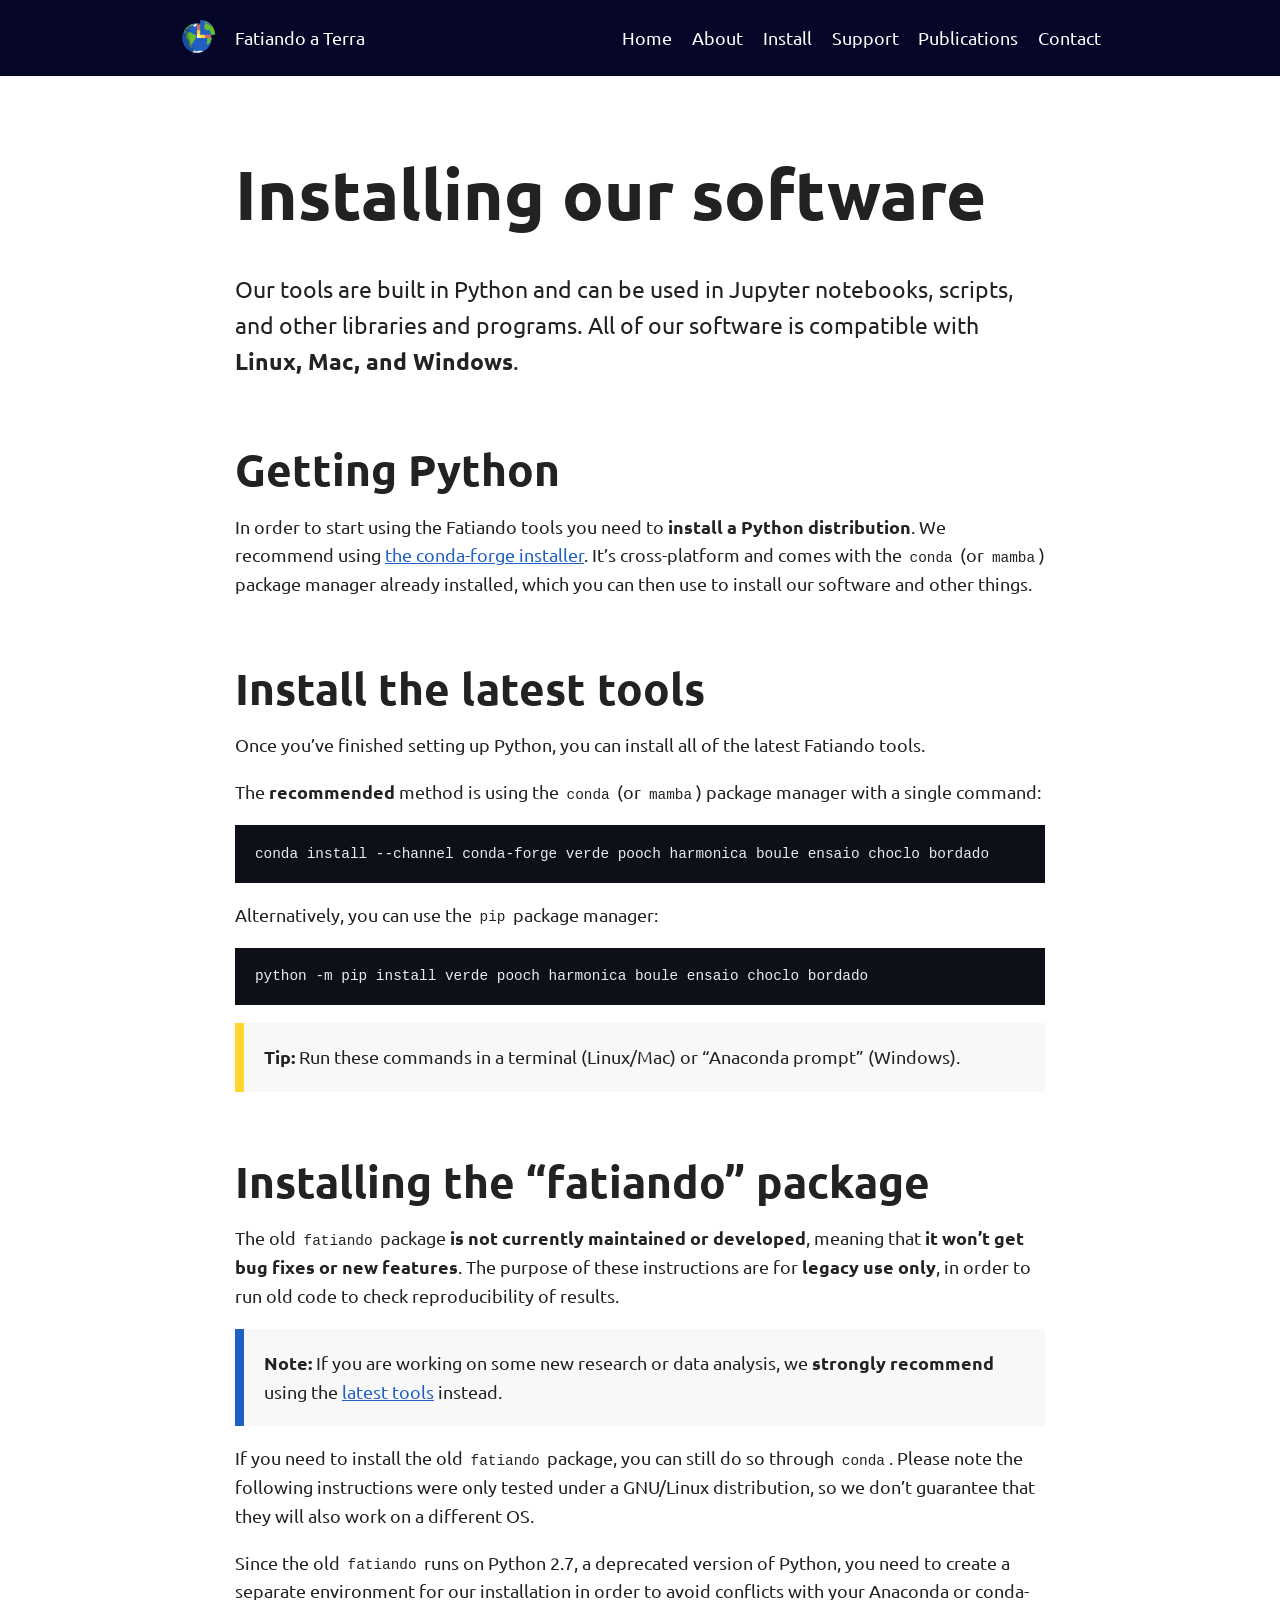
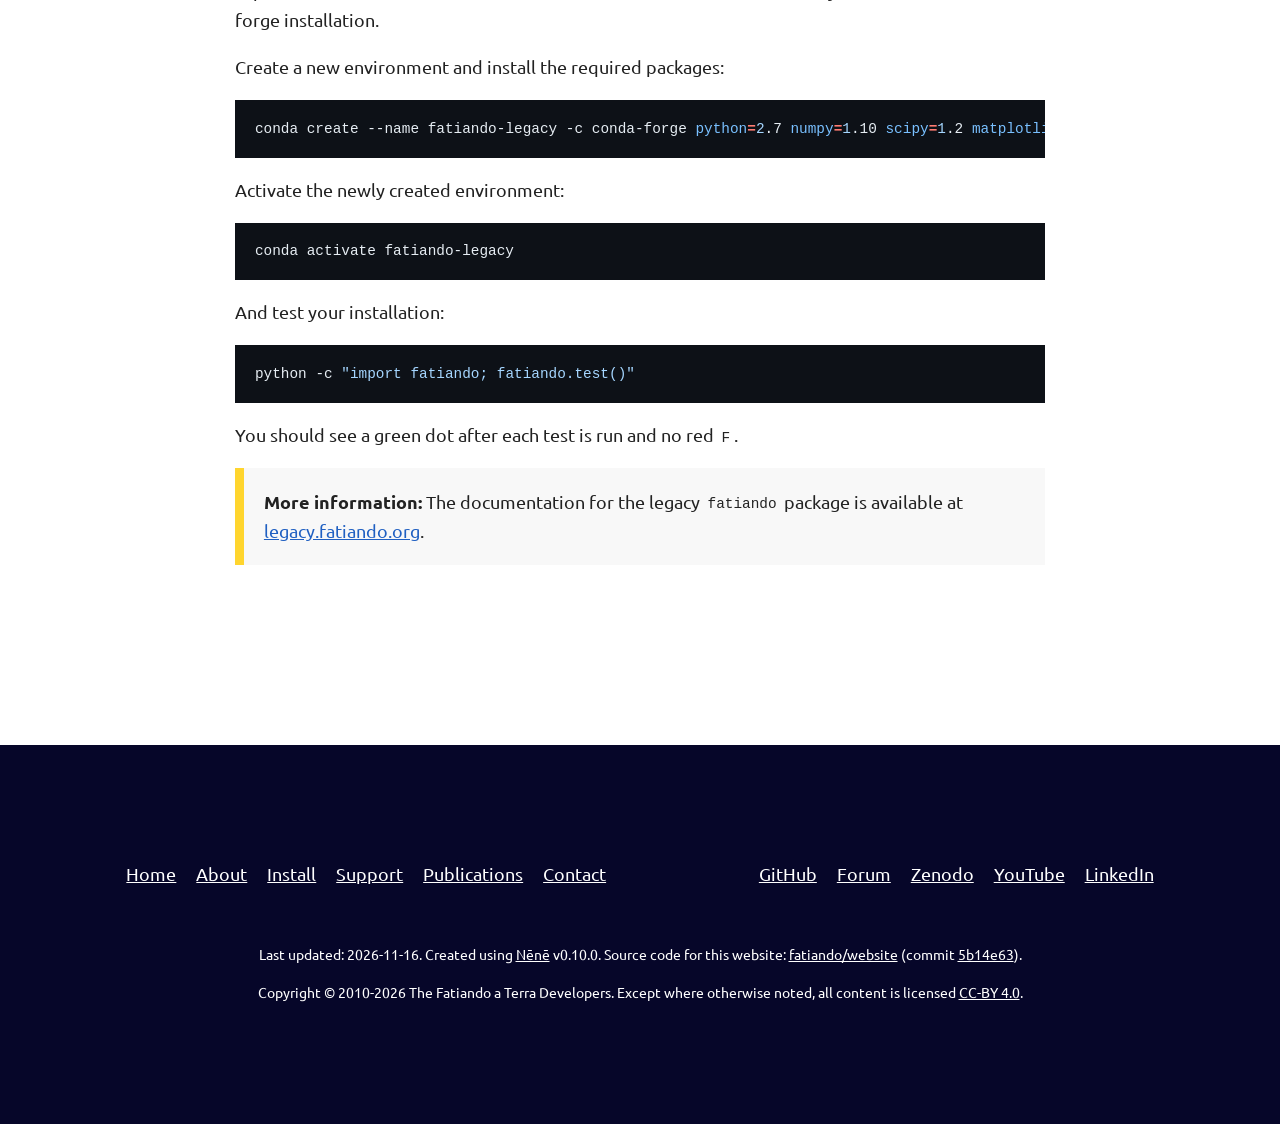
<file: install/index.html>
<!DOCTYPE html>
<html lang="en">
<head>
  <meta charset="utf-8" />
  <meta name="viewport" content="width=device-width, initial-scale=1.0" />
  <title>Installing our software — Fatiando a Terra</title>
  <link rel="shortcut icon" href="../assets/favicon.png" />

  <!-- OpenGraph social media card -->
  <meta property="og:type" content="website" />
  <meta property="og:title" content="Installing our software" />
  <meta property="og:description" content="Installing our software Our tools are built in Python and can be used in Jupyter notebooks, scripts, and other libraries and programs. All of our software is compatible with Linux, Mac, and..." />
  <meta property="og:image" content="https://www.fatiando.org/assets/fatiando-social-banner.png" />
  <meta property="og:url" content="https://www.fatiando.org/install/index.html" />

  <!-- Ubuntu Fonts -->
  <link rel="stylesheet" href="../fonts/ubuntu/font.css" />
  <link rel="stylesheet" href="../fonts/ubuntu-mono/font.css" />

  <!-- Font Awesome -->
  <link rel="stylesheet" href="../fonts/fontawesome/css/all.css" />

  <!-- Andy Bell's CSS reset -->
  <!-- https://bell.bz/a-more-modern-css-reset/ -->
  <link rel="stylesheet" href="../css/reset.css" />

  <!-- Syntax highlighting for code -->
  <link rel="stylesheet" href="../css/pygments.css" />

  <!-- Main CSS stylesheet -->
  <link rel="stylesheet" href="../css/style.css" />

  <!-- Plausible analytics for anonymous usage statistics -->
  <script defer data-domain="fatiando.org" src="https://plausible.io/js/plausible.js"></script>
  
</head>

<body>
  <header id="top" class="background-dark">
    <div class="content-wide spread">
      <a class="flex-center" href="../">
        <img src="../assets/fatiando-logo.svg">
        <span>Fatiando a Terra</span>
      </a>
      <div class="flex-center">
        <nav aria-label="Main">
          <ul class="list-inline-center" role="list">
              <li>
                <a class=""  href="../">Home</a>
              </li>
              <li>
                <a class=""  href="../about/">About</a>
              </li>
              <li>
                <a class="active" aria-current="page" href=".">Install</a>
              </li>
              <li>
                <a class=""  href="../support/">Support</a>
              </li>
              <li>
                <a class=""  href="../publications/">Publications</a>
              </li>
              <li>
                <a class=""  href="../contact/">Contact</a>
              </li>
          </ul>
        </nav>
      </div>
    </div>
  </header>
  <main class="flow content margin-top-2xl margin-bottom-4xl">
      <h1 id="installing-our-software">Installing our software</h1>
<div class="lead">
<p>Our tools are built in Python and can be used in Jupyter notebooks,
scripts, and other libraries and programs. All of our software is
compatible with <strong>Linux, Mac, and Windows</strong>.</p>
</div>
<h2 id="getting-python">Getting Python</h2>
<p>In order to start using the Fatiando tools you need to <strong>install a Python
distribution</strong>.
We recommend using <a href="https://conda-forge.org/download/">the conda-forge installer</a>.
It’s cross-platform and comes with the <code>conda</code> (or <code>mamba</code>) package manager
already installed, which you can then use to install our software and other
things.</p>
<h2 id="install-the-latest-tools">Install the latest tools</h2>
<p>Once you’ve finished setting up Python, you can install all of the latest
Fatiando tools.</p>
<p>The <strong>recommended</strong> method is using the <code>conda</code> (or <code>mamba</code>) package manager
with a single command:</p>
<div class="highlight"><pre><span></span>conda<span class="w"> </span>install<span class="w"> </span>--channel<span class="w"> </span>conda-forge<span class="w"> </span>verde<span class="w"> </span>pooch<span class="w"> </span>harmonica<span class="w"> </span>boule<span class="w"> </span>ensaio<span class="w"> </span>choclo<span class="w"> </span>bordado
</pre></div>
<p>Alternatively, you can use the <code>pip</code> package manager:</p>
<div class="highlight"><pre><span></span>python<span class="w"> </span>-m<span class="w"> </span>pip<span class="w"> </span>install<span class="w"> </span>verde<span class="w"> </span>pooch<span class="w"> </span>harmonica<span class="w"> </span>boule<span class="w"> </span>ensaio<span class="w"> </span>choclo<span class="w"> </span>bordado
</pre></div>
<div class="callout-tertiary">
<p><strong>Tip:</strong>
Run these commands in a terminal (Linux/Mac) or “Anaconda prompt” (Windows).</p>
</div>
<h2 id="installing-the-fatiando-package">Installing the “fatiando” package</h2>
<p>The old <code>fatiando</code> package <strong>is not currently maintained or developed</strong>,
meaning that <strong>it won’t get bug fixes or new features</strong>. The purpose of these
instructions are for <strong>legacy use only</strong>, in order to run old code to check
reproducibility of results.</p>
<div class="callout-primary">
<p><strong>Note:</strong>
If you are working on some new research or data analysis, we <strong>strongly
recommend</strong> using the <a href="#install-the-latest-tools">latest tools</a> instead.</p>
</div>
<p>If you need to install the old <code>fatiando</code> package, you can still do so through
<code>conda</code>. Please note the following instructions were only tested under a GNU/Linux distribution, so
we don’t guarantee that they will also work on a different OS.</p>
<p>Since the old <code>fatiando</code> runs on Python 2.7, a deprecated version of Python,
you need to create a separate environment for our installation in order to
avoid conflicts with your Anaconda or conda-forge installation.</p>
<p>Create a new environment and install the required packages:</p>
<div class="highlight"><pre><span></span>conda<span class="w"> </span>create<span class="w"> </span>--name<span class="w"> </span>fatiando-legacy<span class="w"> </span>-c<span class="w"> </span>conda-forge<span class="w"> </span><span class="nv">python</span><span class="o">=</span><span class="m">2</span>.7<span class="w"> </span><span class="nv">numpy</span><span class="o">=</span><span class="m">1</span>.10<span class="w"> </span><span class="nv">scipy</span><span class="o">=</span><span class="m">1</span>.2<span class="w"> </span><span class="nv">matplotlib</span><span class="o">=</span><span class="m">2</span>.2<span class="w"> </span><span class="nv">pillow</span><span class="o">=</span><span class="m">6</span>.2<span class="w"> </span><span class="nv">future</span><span class="o">=</span><span class="m">0</span>.18<span class="w"> </span><span class="nv">numba</span><span class="o">=</span><span class="m">0</span>.43<span class="w"> </span><span class="nv">pytest</span><span class="o">=</span><span class="m">4</span>.6<span class="w"> </span><span class="nv">fatiando</span><span class="o">=</span><span class="m">0</span>.5
</pre></div>
<p>Activate the newly created environment:</p>
<div class="highlight"><pre><span></span>conda<span class="w"> </span>activate<span class="w"> </span>fatiando-legacy
</pre></div>
<p>And test your installation:</p>
<div class="highlight"><pre><span></span>python<span class="w"> </span>-c<span class="w"> </span><span class="s2">"import fatiando; fatiando.test()"</span>
</pre></div>
<p>You should see a green dot after each test is run and no red <code>F</code>.</p>
<div class="callout-tertiary">
<p><strong>More information:</strong>
The documentation for the legacy <code>fatiando</code> package is available at
<a href="https://legacy.fatiando.org">legacy.fatiando.org</a>.</p>
</div>
  </main>

  <footer>
    <div class="flow text-center content-wide">
      <div class="spread">
      <nav aria-label="Footer">
        <ul class="list-inline-center" role="list">
          <li>
            <a class=""  href="../">Home</a>
          </li>
          <li>
            <a class=""  href="../about/">About</a>
          </li>
          <li>
            <a class="active" aria-current="page" href=".">Install</a>
          </li>
          <li>
            <a class=""  href="../support/">Support</a>
          </li>
          <li>
            <a class=""  href="../publications/">Publications</a>
          </li>
          <li>
            <a class=""  href="../contact/">Contact</a>
          </li>
        </ul>
      </nav>
      <ul class="list-inline-center" role="list">
        <li><a target="_blank" href="https://github.com/fatiando">GitHub</a></li>
        <li><a target="_blank" href="https://github.com/orgs/fatiando/discussions">Forum</a></li>
        <li><a target="_blank" href="https://zenodo.org/communities/fatiando">Zenodo</a></li>
        <li><a target="_blank" href="https://www.youtube.com/fatiandoorg">YouTube</a></li>
        <li><a target="_blank" href="https://www.linkedin.com/company/fatiando">LinkedIn</a></li>
      </ul>
      </div>
      <div class="flow margin-top-xl font-small">
        <p>
          Last updated: 2026-11-16.
          Created using <a href="https://nene.leouieda.com">Nēnē</a> v0.10.0.
          Source code for this website: <a href="https://github.com/fatiando/website">fatiando/website</a>
          (commit <a href="https://github.com/fatiando/website/commit/5b14e63">5b14e63</a>).
        </p>
        <p>
          Copyright &copy; 2010-2026 The Fatiando a Terra Developers.
          Except where otherwise noted, all content is licensed
<a href="https://creativecommons.org/licenses/by/4.0/">CC-BY 4.0</a>.

        </p>
      </div>
    </div>
  </footer>
</body>
</html>
</file>
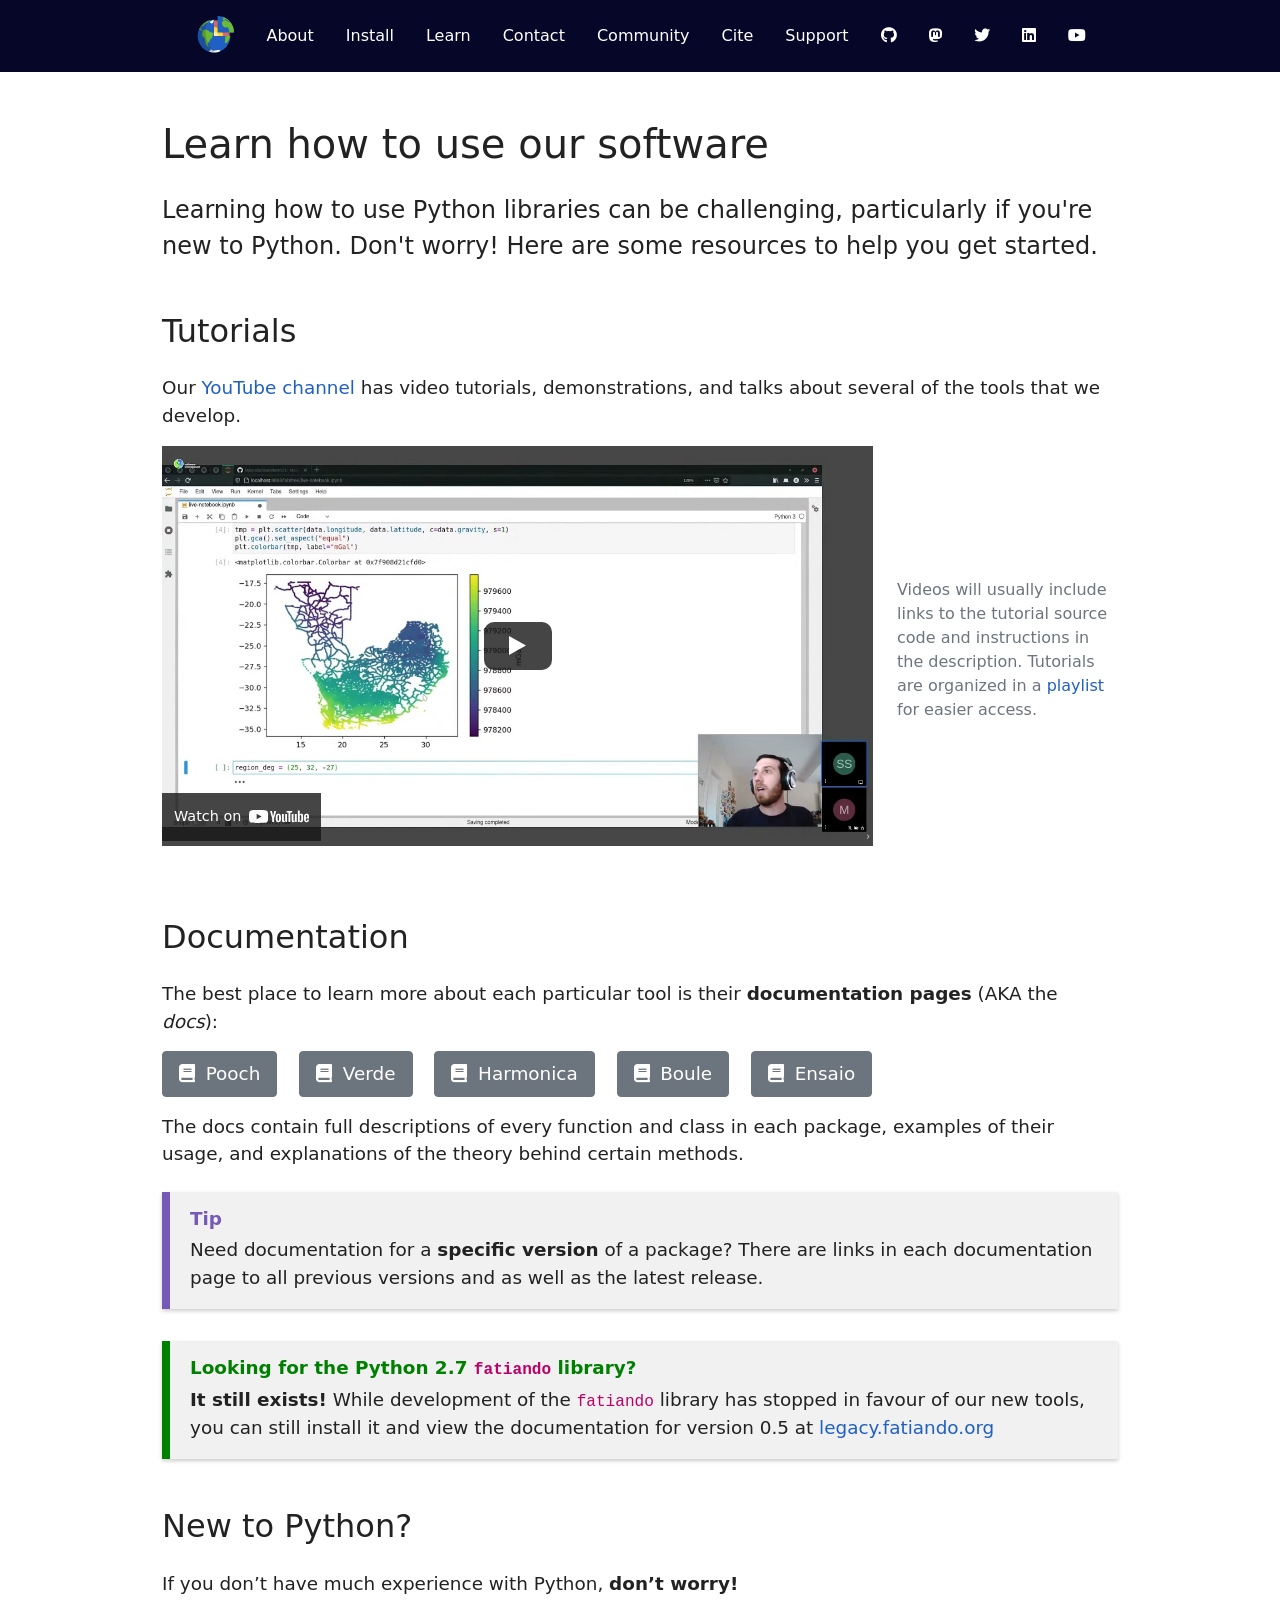
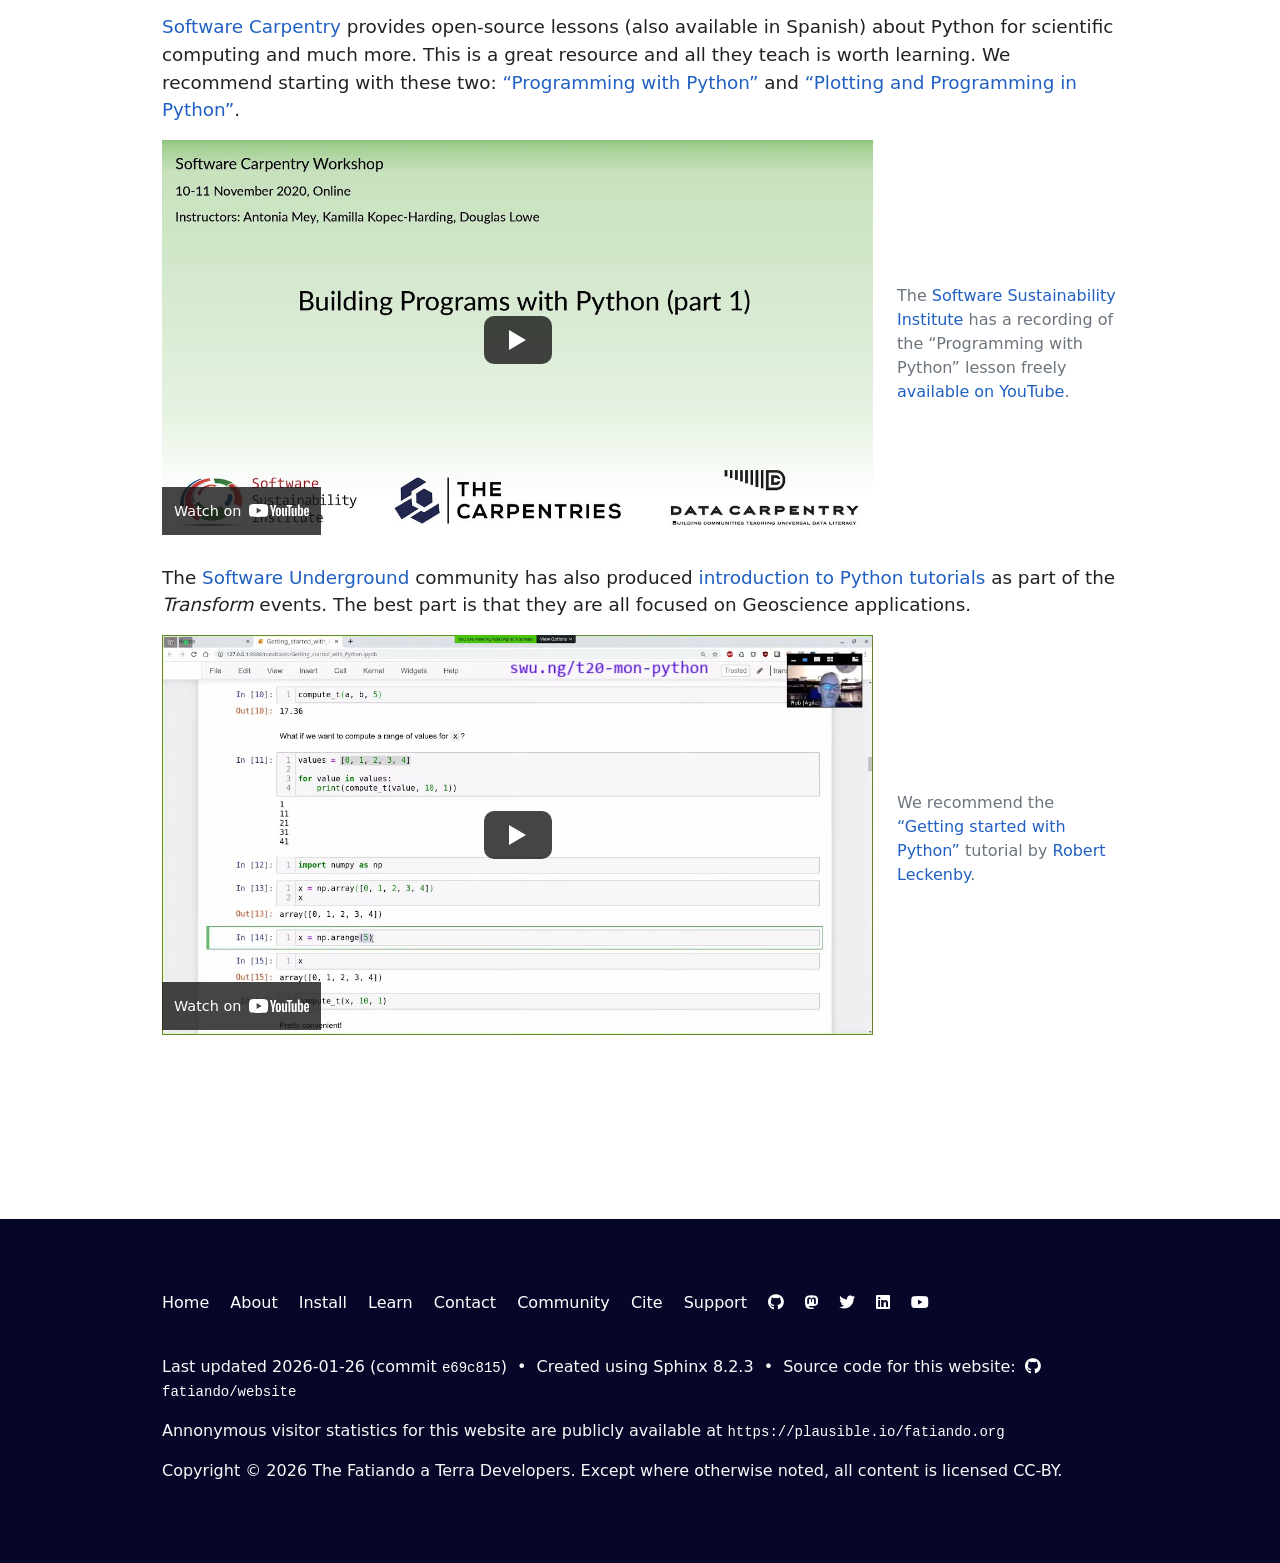
<file: learn/index.html>
<!DOCTYPE html>
<html lang="en">

<head>
  <meta charset="utf-8"/>
  <meta name="viewport" content="width=device-width, initial-scale=1.0" />
    
  <title>Learn how to use our software | Fatiando a Terra</title>

  <link rel="shortcut icon" href="../_static/favicon.png"/>

  <!-- Bootstrap CSS -->
  <link rel="stylesheet" href="../_static/bootstrap-5.1/css/bootstrap.min.css">

  <!-- FontAwsome icons -->
  <link rel="stylesheet" href="../_static/css/fontawesome/css/all.css">

  <!-- Pygments CSS for syntax highlighting -->
  <!-- Accessible versions by Max Chadwick (@mpchadwick) -->
  <link rel="stylesheet" href="../_static/css/pygments/native.css">

  <!-- Custom CSS set in conf.py -->
  <link rel="stylesheet" href="../_static/css/style.css">

  <!-- Social media cards -->
  <meta name="twitter:card" content="summary">
  <meta name="twitter:image" content="https://www.fatiando.org/_static/">
  <meta name="twitter:site" content="@fatiandoaterra">
  <meta name="twitter:title" content="Learn how to use our software | Fatiando a Terra">
  <meta name="twitter:description" content="Open-source Python tools for geophysics">
  <meta property="og:title" content="Learn how to use our software | Fatiando a Terra">
  <meta property="og:type" content="website">
  <meta property="og:url" content="https://www.fatiando.org">
  <meta property="og:site_name" content="Fatiando a Terra">
  <meta property="og:image" content="https://www.fatiando.org/_static/">
  <meta property="og:description" content="Open-source Python tools for geophysics">

  <!-- Plausible analytics for anonymous usage statistics -->
  <script defer data-domain="fatiando.org" src="https://plausible.io/js/plausible.js"></script>
</head>


<body>

  <header class="menu">
    <div class="container">
      <nav>
        <ul class="nav justify-content-center">
          <li class="nav-item ">
            <a href="../index.html"><img title="Home" alt="Fatiando a Terra" src="../_static/fatiando-logo.svg"></a>
          </li>
            <li class="nav-item">
              <a class="nav-link" href="../about">About</a>
            </li>
            <li class="nav-item">
              <a class="nav-link" href="../install">Install</a>
            </li>
            <li class="nav-item">
              <a class="nav-link" href="../learn">Learn</a>
            </li>
            <li class="nav-item">
              <a class="nav-link" href="../contact">Contact</a>
            </li>
            <li class="nav-item">
              <a class="nav-link" href="../community">Community</a>
            </li>
            <li class="nav-item">
              <a class="nav-link" href="../cite">Cite</a>
            </li>
            <li class="nav-item">
              <a class="nav-link" href="../support">Support</a>
            </li>
            <li class="nav-item">
              <a rel="me" class="nav-link" href="https://github.com/fatiando" target="_blank"><i class="fab fa-github" title="GitHub" alt="GitHub"></i></a>
            </li>
            <li class="nav-item">
              <a rel="me" class="nav-link" href="https://fosstodon.org/@fatiando" target="_blank"><i class="fab fa-mastodon" title="Mastodon" alt="Mastodon"></i></a>
            </li>
            <li class="nav-item">
              <a rel="me" class="nav-link" href="https://twitter.com/fatiandoaterra" target="_blank"><i class="fab fa-twitter" title="Twitter" alt="Twitter"></i></a>
            </li>
            <li class="nav-item">
              <a rel="me" class="nav-link" href="https://www.linkedin.com/company/fatiando" target="_blank"><i class="fab fa-linkedin" title="LinkedIn" alt="LinkedIn"></i></a>
            </li>
            <li class="nav-item">
              <a rel="me" class="nav-link" href="https://www.youtube.com/fatiandoorg" target="_blank"><i class="fab fa-youtube" title="YouTube" alt="YouTube"></i></a>
            </li>
        </ul>
      </nav>
    </div>
  </header>
    <div class="container page-content narrow">
      <section id="learn-how-to-use-our-software">
<span id="learn"></span><h1>Learn how to use our software</h1>
<p class="lead">
Learning how to use Python libraries can be challenging, particularly if you're
new to Python.
Don't worry!
Here are some resources to help you get started.
</p>
<section id="tutorials">
<h2>Tutorials</h2>
<p>Our <a class="reference external" href="https://www.youtube.com/fatiandoorg">YouTube channel</a>
has video tutorials, demonstrations, and talks about several of the tools
that we develop.</p>
<div class="row text-muted align-items-center fs-6">
<div class="col-md-9">
<!-- Thumbnail of Youtube video -->
<div class="ratio ratio-16x9">
  <div class="yt" style='background-image: url("../_static/transform21-tutorial.jpg")'>
    <a
      href="https://www.youtube.com/watch?v=0bxZcCAr6bw&list=PLPA_RM8wsOqJVm8SRdxwnrsMTut_GAV7F"
      aria-label="Watch on YouTube"
      target="_blank"
      rel="noopener noreferrer"
    >
      <div class="play-button">
        <img src="../_static/play.svg">
      </div>
    </a>
    <a
      href="https://www.youtube.com/watch?v=0bxZcCAr6bw&list=PLPA_RM8wsOqJVm8SRdxwnrsMTut_GAV7F"
      aria-label="Watch on YouTube"
      target="_blank"
      rel="noopener noreferrer"
    >
      <div class="watch-on-yt">
        <div aria-hidden="true">Watch on</div>
        <div><img src="../_static/yt-logo.svg" alt="YouTube logo"></div>
      </div>
    </a>
  </div>
</div>
</div>
<div class="col-md-3">
<p>Videos will usually include links to the tutorial source code and instructions
in the description.
Tutorials are organized in a <a class="reference external" href="https://youtube.com/playlist?list=PLPA_RM8wsOqJVm8SRdxwnrsMTut_GAV7F">playlist</a> for easier access.</p>
</div>
</div>
</section>
<section id="documentation">
<h2>Documentation</h2>
<p>The best place to learn more about each particular tool is their
<strong>documentation pages</strong> (AKA the <em>docs</em>):</p>
<div class="mt-2">
<a target="_blank" href="https://www.fatiando.org/pooch">
<button type="button" class="btn btn-secondary mb-3 me-3">
<i class="fa fa-book"></i>
Pooch
</button></a>
<a target="_blank" href="https://www.fatiando.org/verde">
<button type="button" class="btn btn-secondary mb-3 me-3">
<i class="fa fa-book"></i>
Verde
</button></a>
<a target="_blank" href="https://www.fatiando.org/harmonica">
<button type="button" class="btn btn-secondary mb-3 me-3">
<i class="fa fa-book"></i>
Harmonica
</button></a>
<a target="_blank" href="https://www.fatiando.org/boule">
<button type="button" class="btn btn-secondary mb-3 me-3">
<i class="fa fa-book"></i>
Boule
</button></a>
<a target="_blank" href="https://www.fatiando.org/ensaio">
<button type="button" class="btn btn-secondary mb-3">
<i class="fa fa-book"></i>
Ensaio
</button></a>
</div>
<p>The docs contain full descriptions of every function and class in each package,
examples of their usage, and explanations of the theory behind certain methods.</p>
<div class="admonition tip">
<p class="admonition-title">Tip</p>
<p>Need documentation for a <strong>specific version</strong> of a package? There are links in
each documentation page to all previous versions and as well as the latest
release.</p>
</div>
<div class="admonition-looking-for-the-python-2-7-code-fatiando-code-library admonition">
<p class="admonition-title">Looking for the Python 2.7 <code>fatiando</code> library?</p>
<p><strong>It still exists!</strong>
While development of the <code class="docutils literal notranslate"><span class="pre">fatiando</span></code> library has stopped in favour of our new
tools, you can still install it and view the documentation for version 0.5 at
<a class="reference external" href="https://legacy.fatiando.org">legacy.fatiando.org</a></p>
</div>
</section>
<section id="new-to-python">
<h2>New to Python?</h2>
<p>If you don’t have much experience with Python, <strong>don’t worry!</strong></p>
<p><a class="reference external" href="https://software-carpentry.org">Software Carpentry</a> provides open-source lessons (also available in
Spanish) about Python for scientific computing and much more.
This is a great resource and all they teach is worth learning.
We recommend starting with these two:
<a class="reference external" href="https://swcarpentry.github.io/python-novice-inflammation/">“Programming with Python”</a>
and
<a class="reference external" href="https://swcarpentry.github.io/python-novice-gapminder/">“Plotting and Programming in Python”</a>.</p>
<div class="row text-muted align-items-center fs-6">
<div class="col-md-9">
<!-- Thumbnail of Youtube video -->
<div class="ratio ratio-16x9">
  <div class="yt" style='background-image: url("../_static/software-carpentries-workshop.jpg")'>
    <a
      href="https://www.youtube.com/watch?v=YHDvqPRM9tE"
      aria-label="Watch on YouTube"
      target="_blank"
      rel="noopener noreferrer"
    >
      <div class="play-button">
        <img src="../_static/play.svg">
      </div>
    </a>
    <a
      href="https://www.youtube.com/watch?v=YHDvqPRM9tE"
      aria-label="Watch on YouTube"
      target="_blank"
      rel="noopener noreferrer"
    >
      <div class="watch-on-yt">
        <div aria-hidden="true">Watch on</div>
        <div><img src="../_static/yt-logo.svg" alt="YouTube logo"></div>
      </div>
    </a>
  </div>
</div>
</div>
<div class="col-md-3">
<p>The <a class="reference external" href="https://www.software.ac.uk/">Software Sustainability Institute</a> has a recording of the
“Programming with Python” lesson freely <a class="reference external" href="https://youtu.be/YHDvqPRM9tE">available on YouTube</a>.</p>
</div>
</div>
<p>The <a class="reference external" href="https://softwareunderground.org/">Software Underground</a> community has also produced
<a class="reference external" href="https://youtube.com/playlist?list=PLgLft9vxdduDm3W6i3qjT7s-ne4oTAvks">introduction to Python tutorials</a> as part of the <em>Transform</em>
events.
The best part is that they are all focused on Geoscience applications.</p>
<div class="row text-muted align-items-center fs-6">
<div class="col-md-9">
<!-- Thumbnail of Youtube video -->
<div class="ratio ratio-16x9">
  <div class="yt" style='background-image: url("../_static/transform-intro-python.jpg")'>
    <a
      href="https://www.youtube.com/watch?v=iIOMiN8Cacs"
      aria-label="Watch on YouTube"
      target="_blank"
      rel="noopener noreferrer"
    >
      <div class="play-button">
        <img src="../_static/play.svg">
      </div>
    </a>
    <a
      href="https://www.youtube.com/watch?v=iIOMiN8Cacs"
      aria-label="Watch on YouTube"
      target="_blank"
      rel="noopener noreferrer"
    >
      <div class="watch-on-yt">
        <div aria-hidden="true">Watch on</div>
        <div><img src="../_static/yt-logo.svg" alt="YouTube logo"></div>
      </div>
    </a>
  </div>
</div>
</div>
<div class="col-md-3">
<p>We recommend the <a class="reference external" href="https://youtu.be/iIOMiN8Cacs">“Getting started with Python”</a> tutorial
by <a class="reference external" href="https://github.com/Zabamund">Robert Leckenby</a>.</p>
</div>
</div>
</section>
</section>

    </div>

  <footer class="footer">
    <div class="container narrow">
      <nav>
        <ul class="menu-list-footer">
          <li><a href="../index.html">Home</a></li>
            <li><a href="../about">About</a></li>
            <li><a href="../install">Install</a></li>
            <li><a href="../learn">Learn</a></li>
            <li><a href="../contact">Contact</a></li>
            <li><a href="../community">Community</a></li>
            <li><a href="../cite">Cite</a></li>
            <li><a href="../support">Support</a></li>
            <li>
              <a href="https://github.com/fatiando" target="_blank"><i class="fab fa-github" title="GitHub" alt="GitHub"></i></a>
            </li>
            <li>
              <a href="https://fosstodon.org/@fatiando" target="_blank"><i class="fab fa-mastodon" title="Mastodon" alt="Mastodon"></i></a>
            </li>
            <li>
              <a href="https://twitter.com/fatiandoaterra" target="_blank"><i class="fab fa-twitter" title="Twitter" alt="Twitter"></i></a>
            </li>
            <li>
              <a href="https://www.linkedin.com/company/fatiando" target="_blank"><i class="fab fa-linkedin" title="LinkedIn" alt="LinkedIn"></i></a>
            </li>
            <li>
              <a href="https://www.youtube.com/fatiandoorg" target="_blank"><i class="fab fa-youtube" title="YouTube" alt="YouTube"></i></a>
            </li>
        </ul>
      </nav>
      <p>
        Last updated 2026-01-26
        (commit
        <a href="https://github.com/fatiando/website/commit/e69c815"><code>e69c815</code></a>)
        <span class="bullet-separator">&bull;</span>
        Created using <a href="http://sphinx-doc.org/">Sphinx</a> 8.2.3
        <span class="bullet-separator">&bull;</span>
        Source code for this website:
        <a href="https://github.com/fatiando/website">
           <i class="fab fa-github ms-1"></i> <code>fatiando/website</code>
        </a>
      </p>
      <p>
        Annonymous visitor statistics for this website are publicly available at
        <a href="https://plausible.io/fatiando.org"><code>https://plausible.io/fatiando.org</code></a>
      </p>
      <p>
        Copyright &copy; 2026 The Fatiando a Terra Developers.
        Except where otherwise noted, all content is licensed <a href="https://creativecommons.org/licenses/by/4.0/">CC-BY</a>.
      </p>
    </div>
  </footer>

  <!-- Bootstrap bundled Javascript (with their dependencies) -->
  <script src="../_static/bootstrap-5.1/js/bootstrap.bundle.min.js"
    integrity="sha384-/bQdsTh/da6pkI1MST/rWKFNjaCP5gBSY4sEBT38Q/9RBh9AH40zEOg7Hlq2THRZ"
    crossorigin="anonymous"></script>

</body>
</html>
</file>
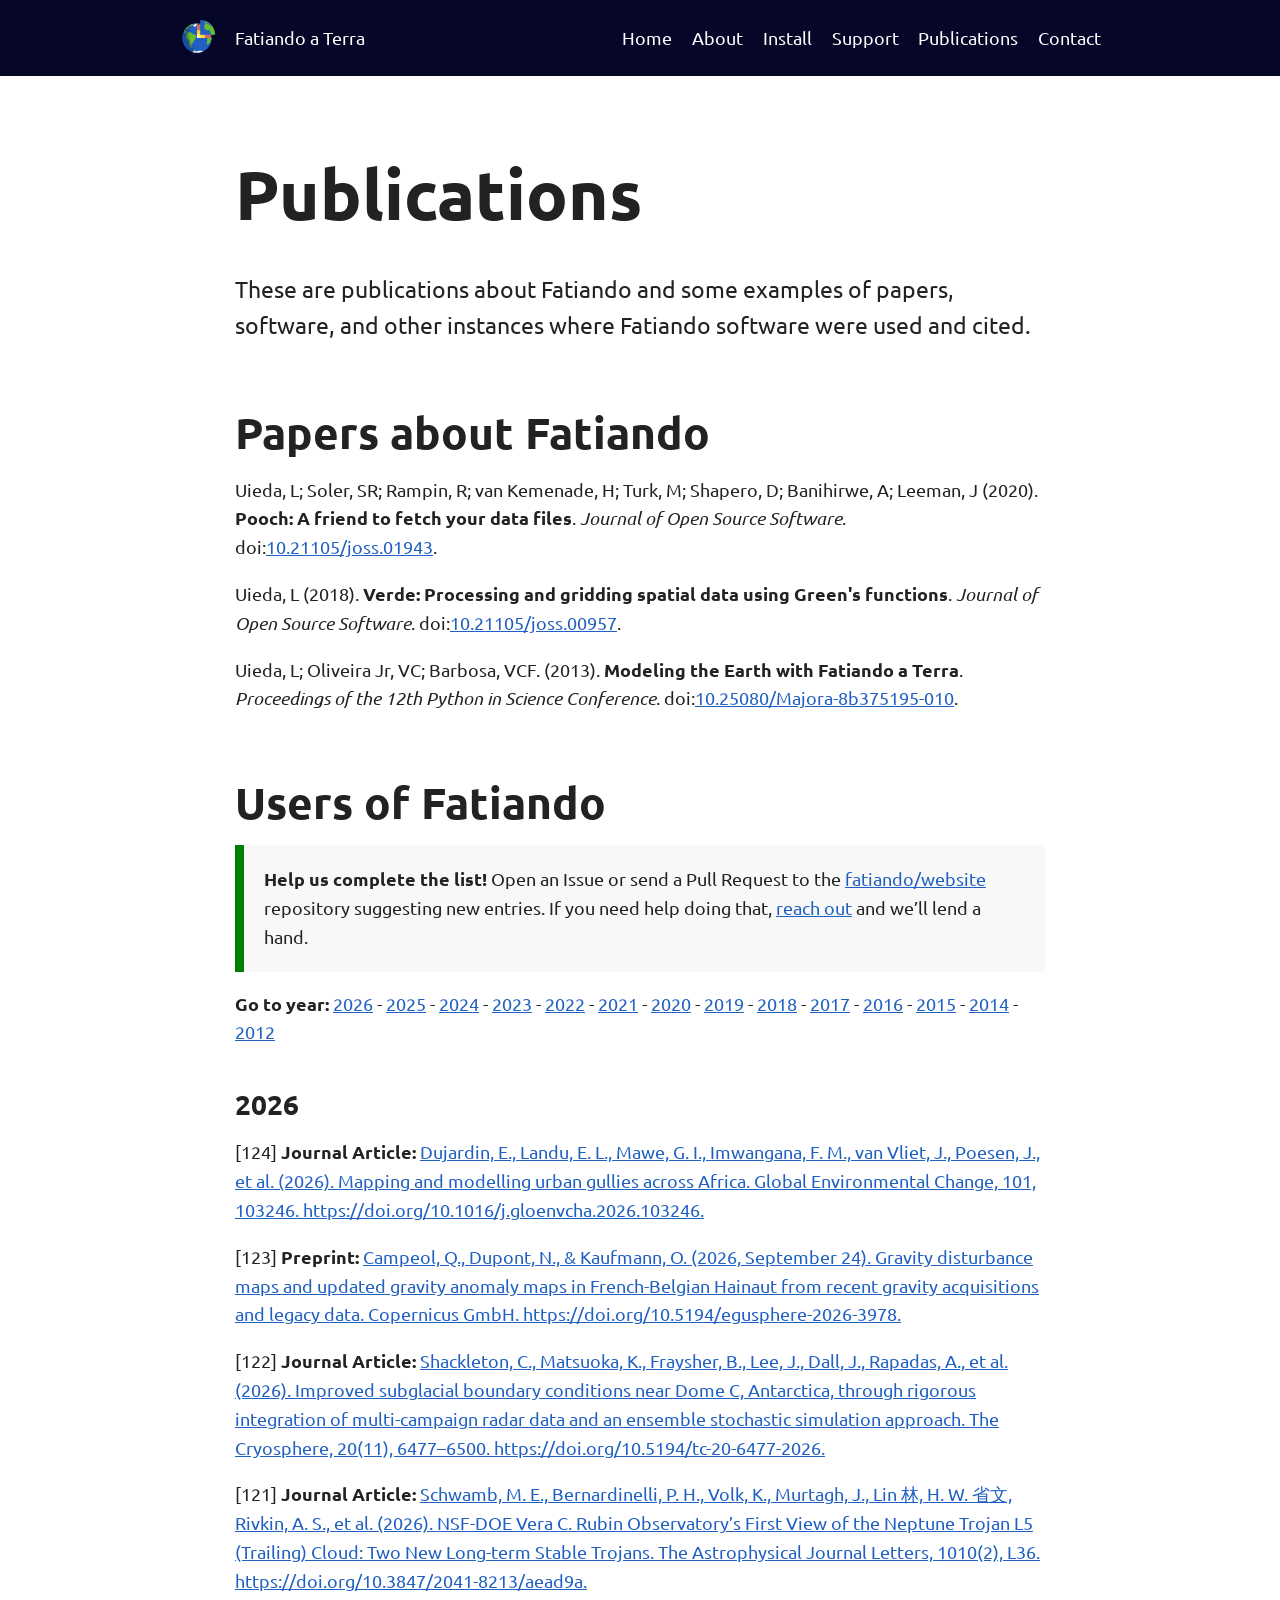
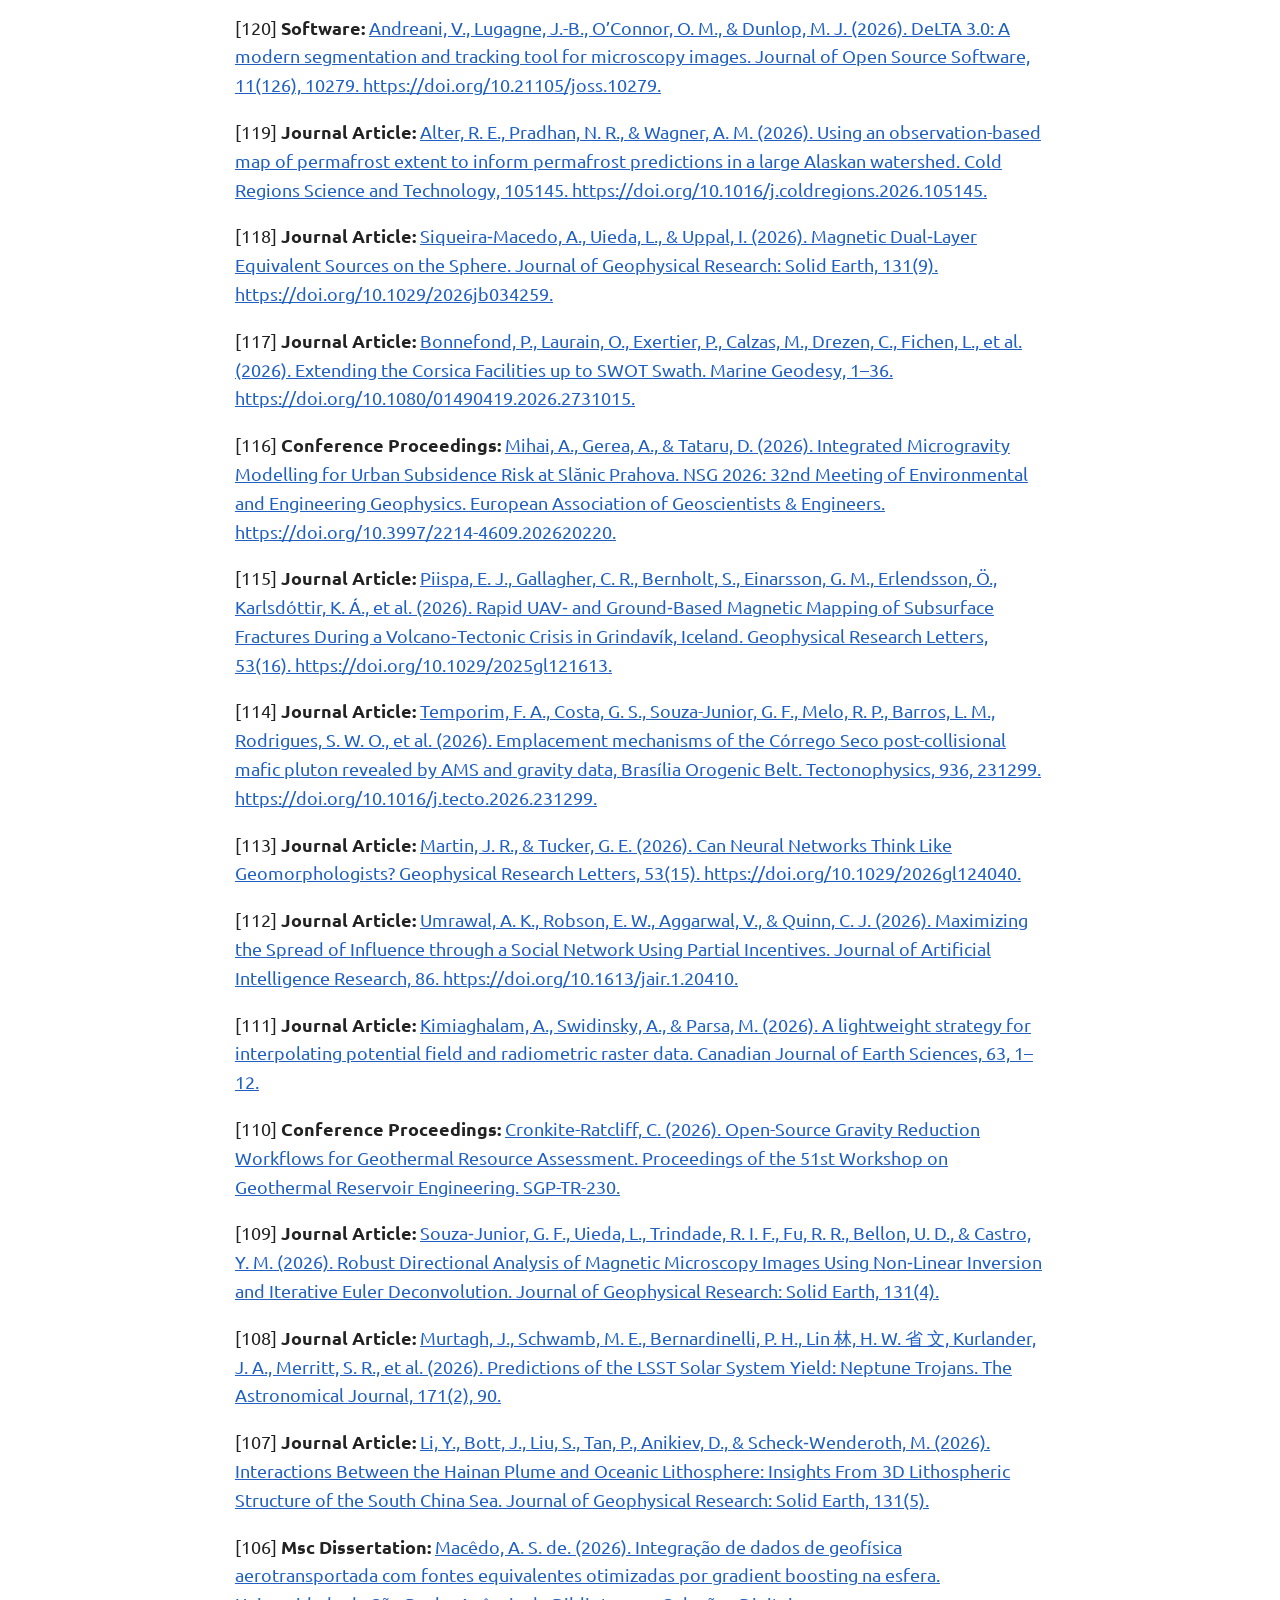
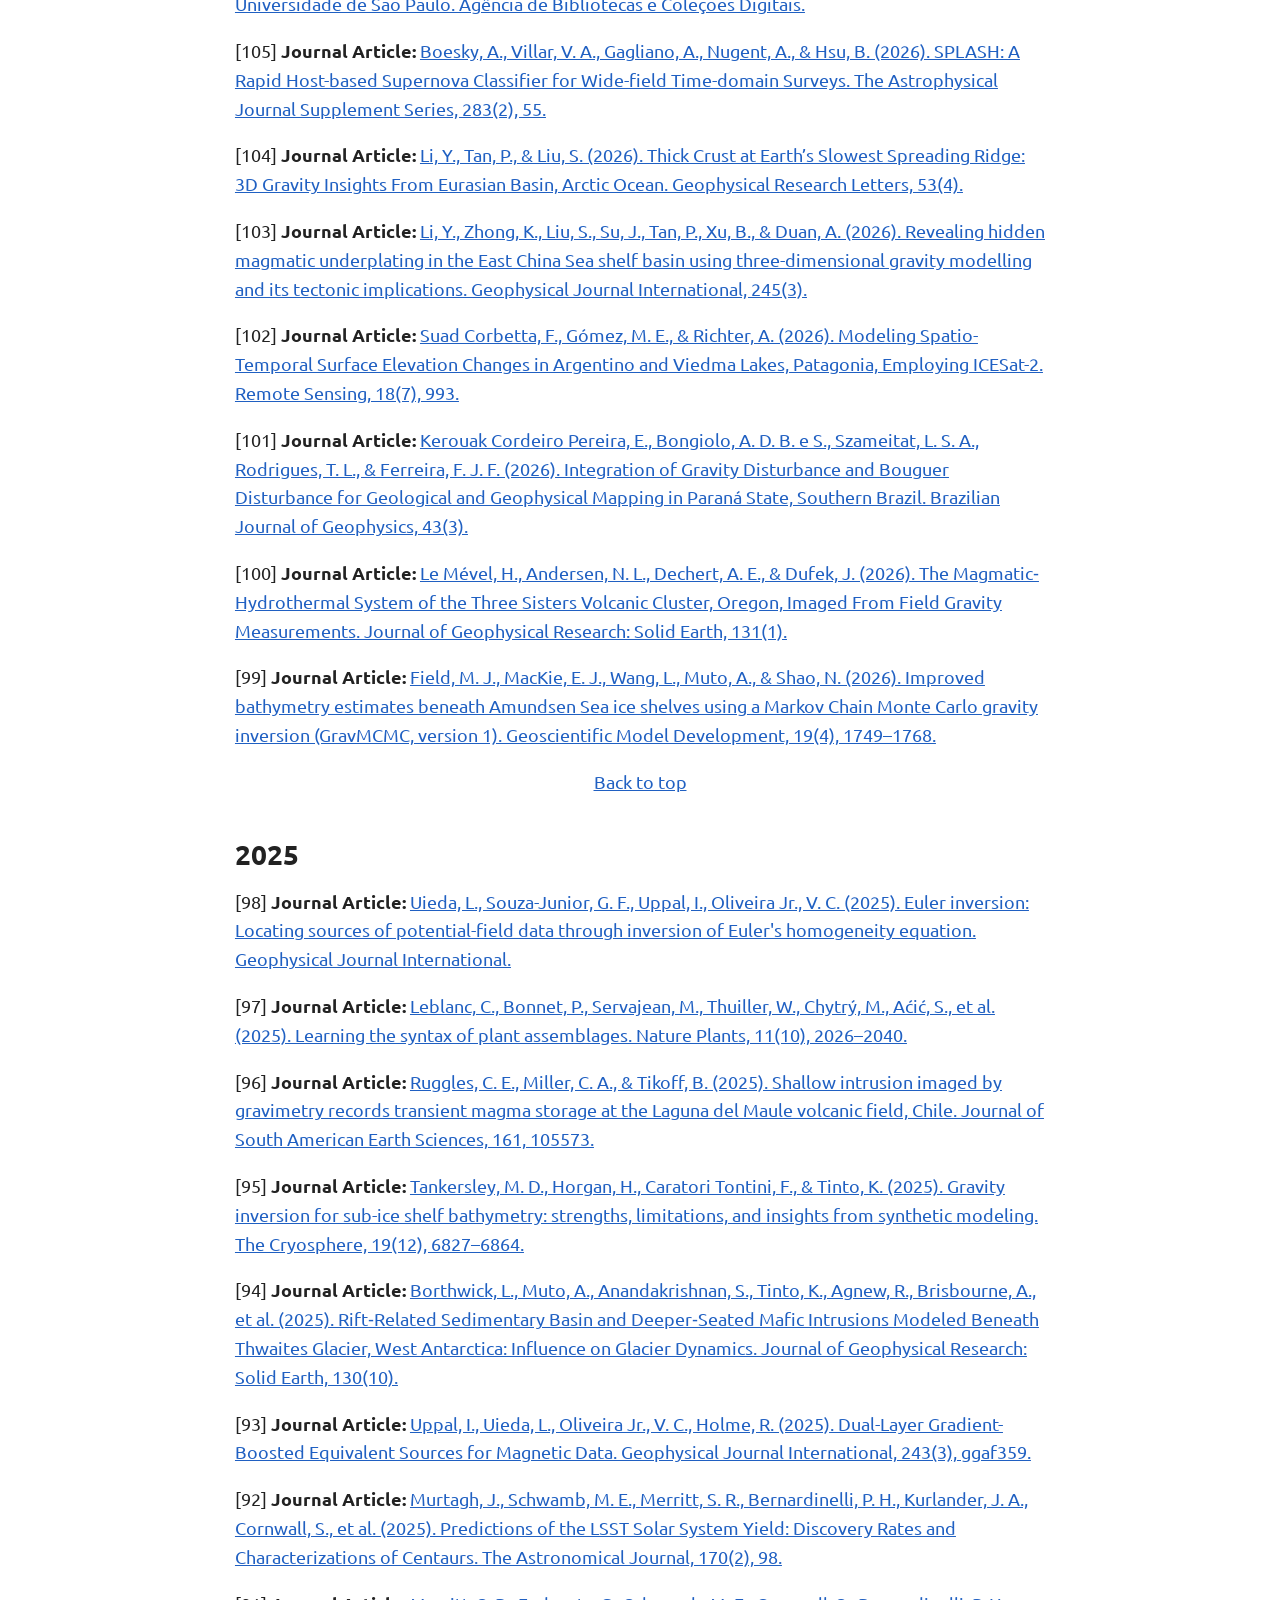
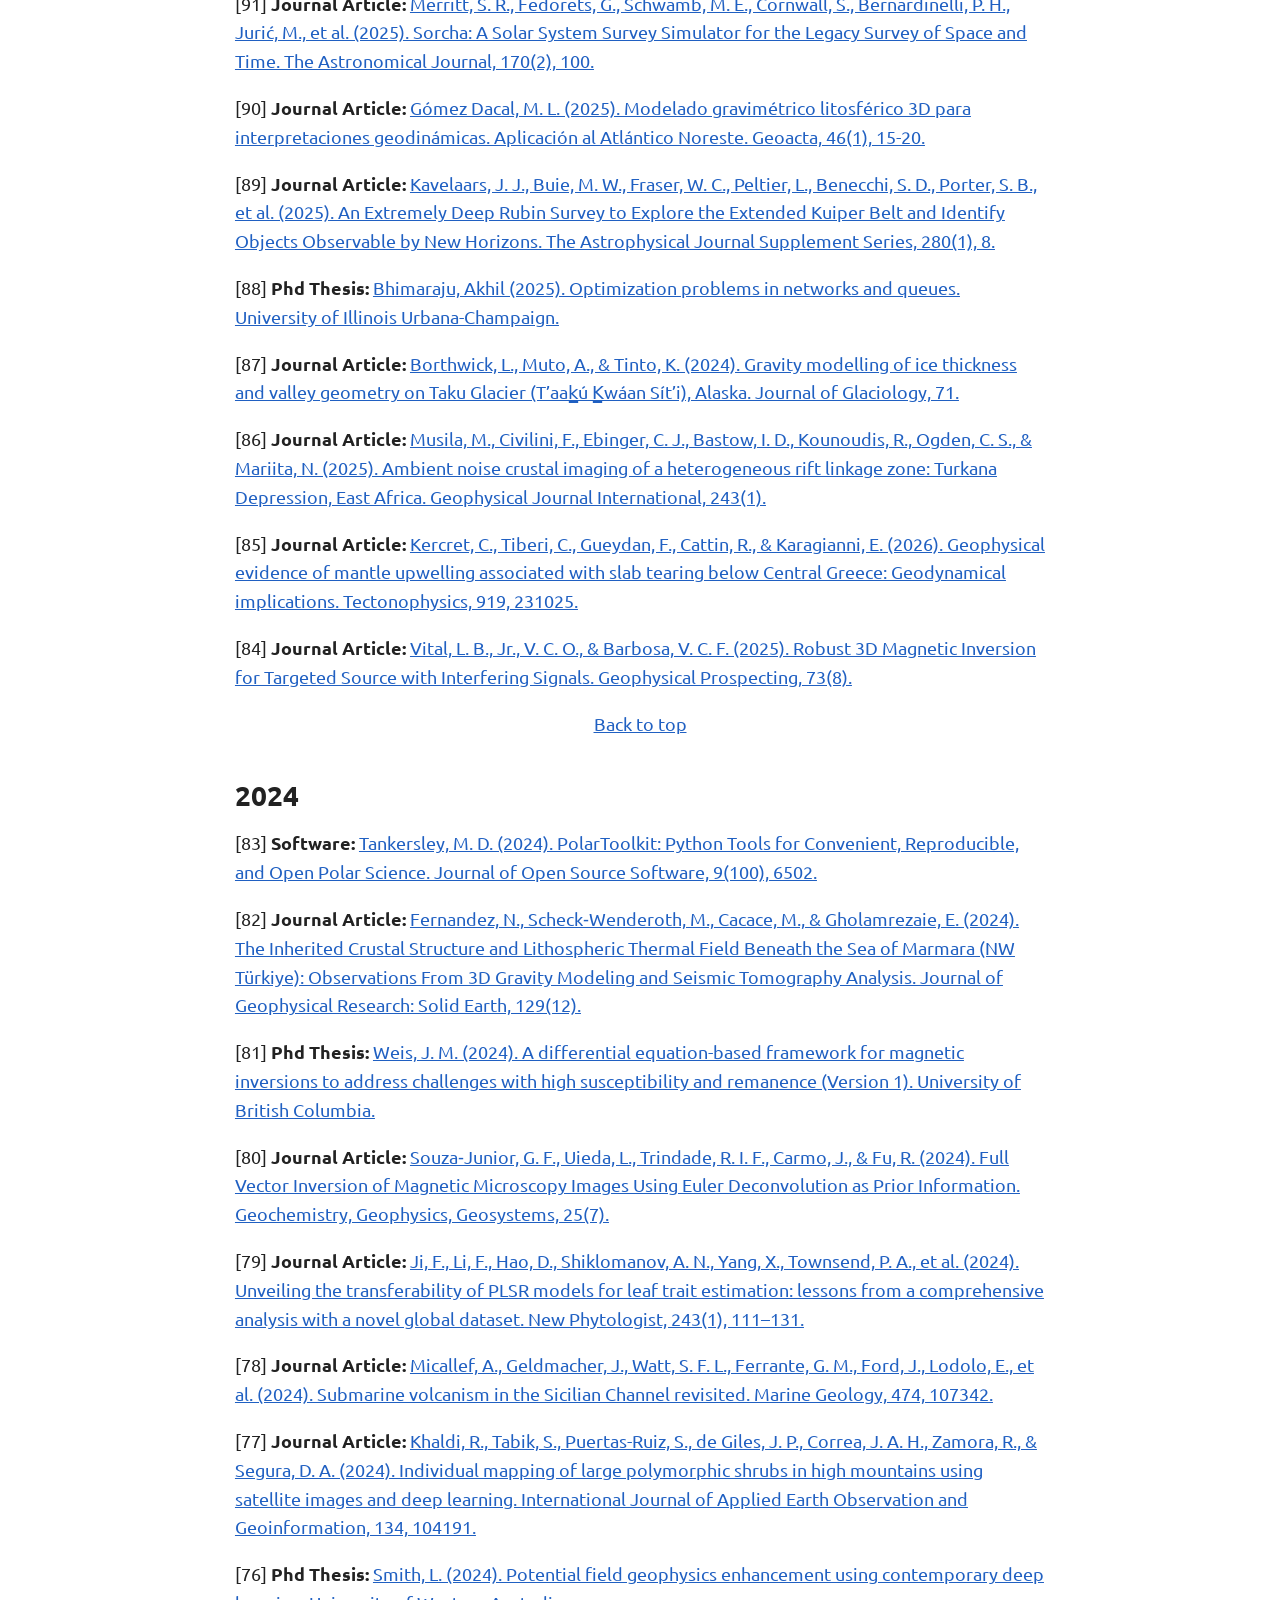
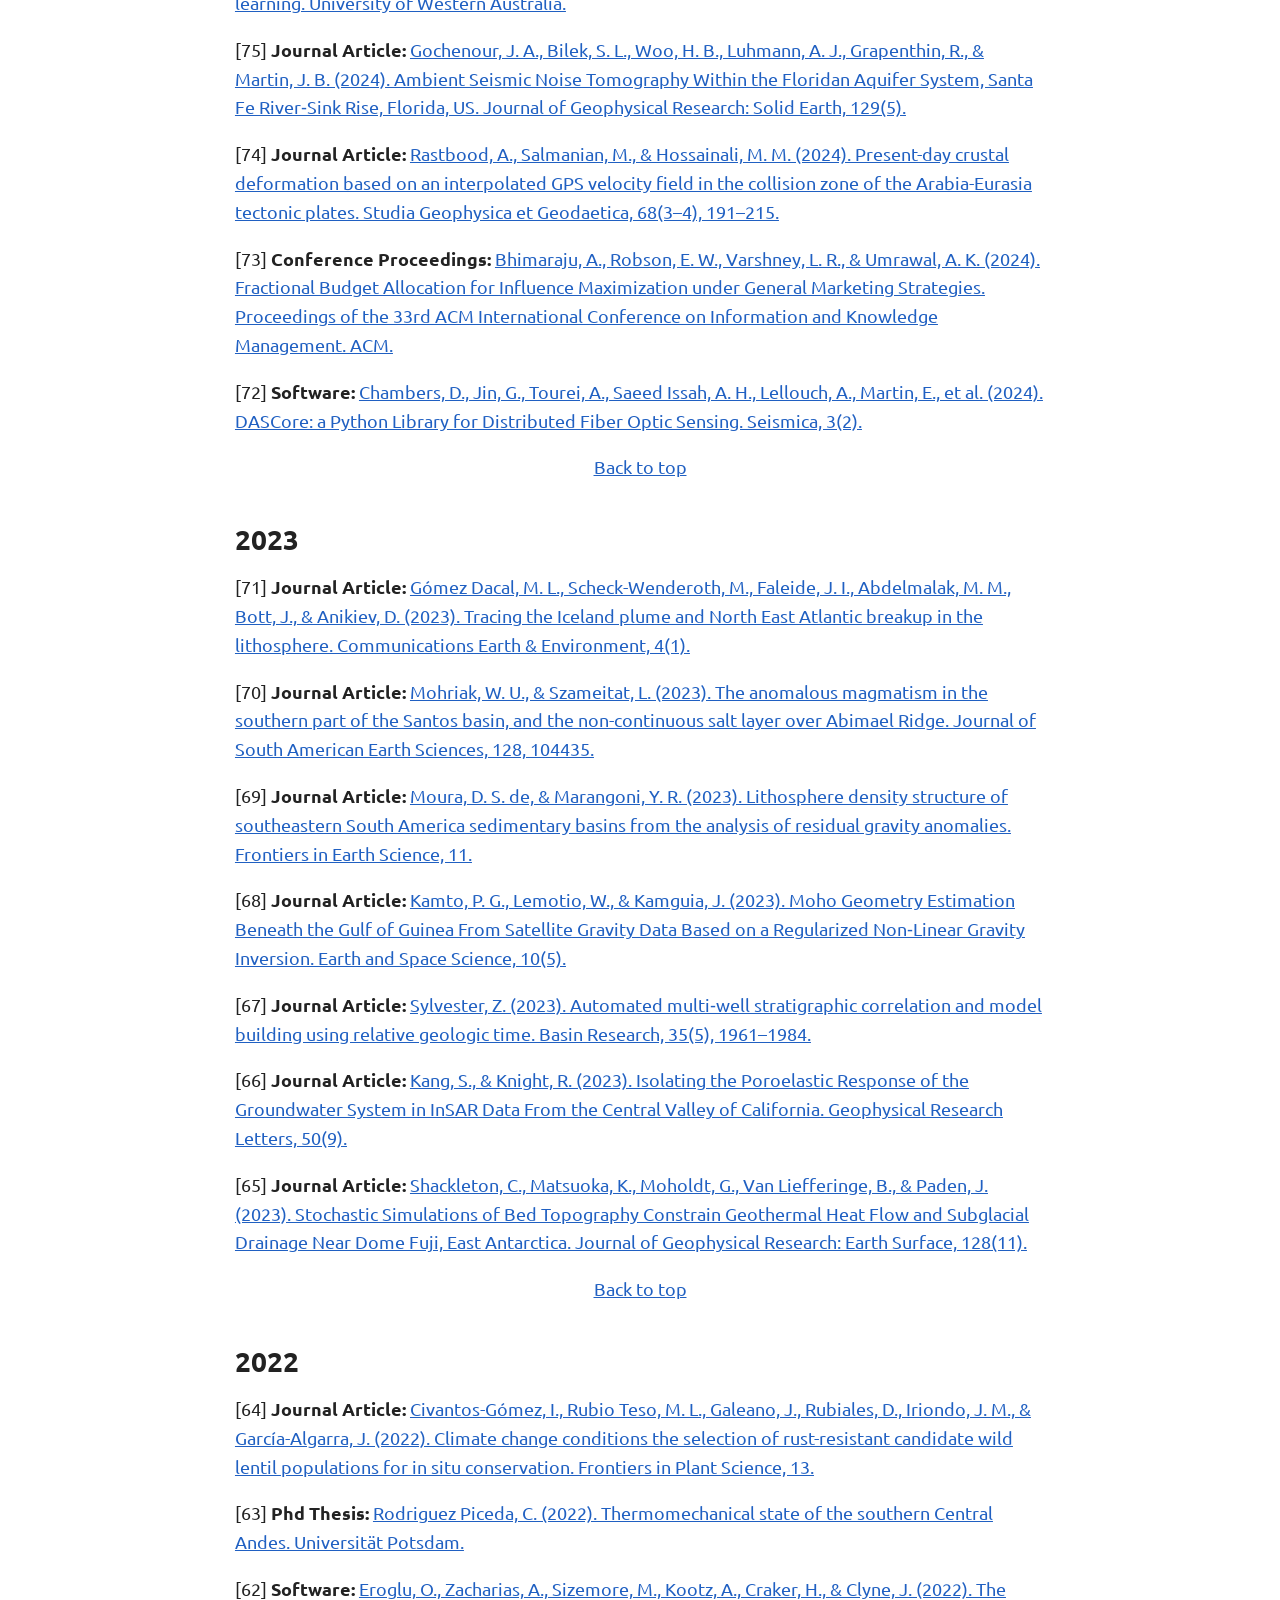
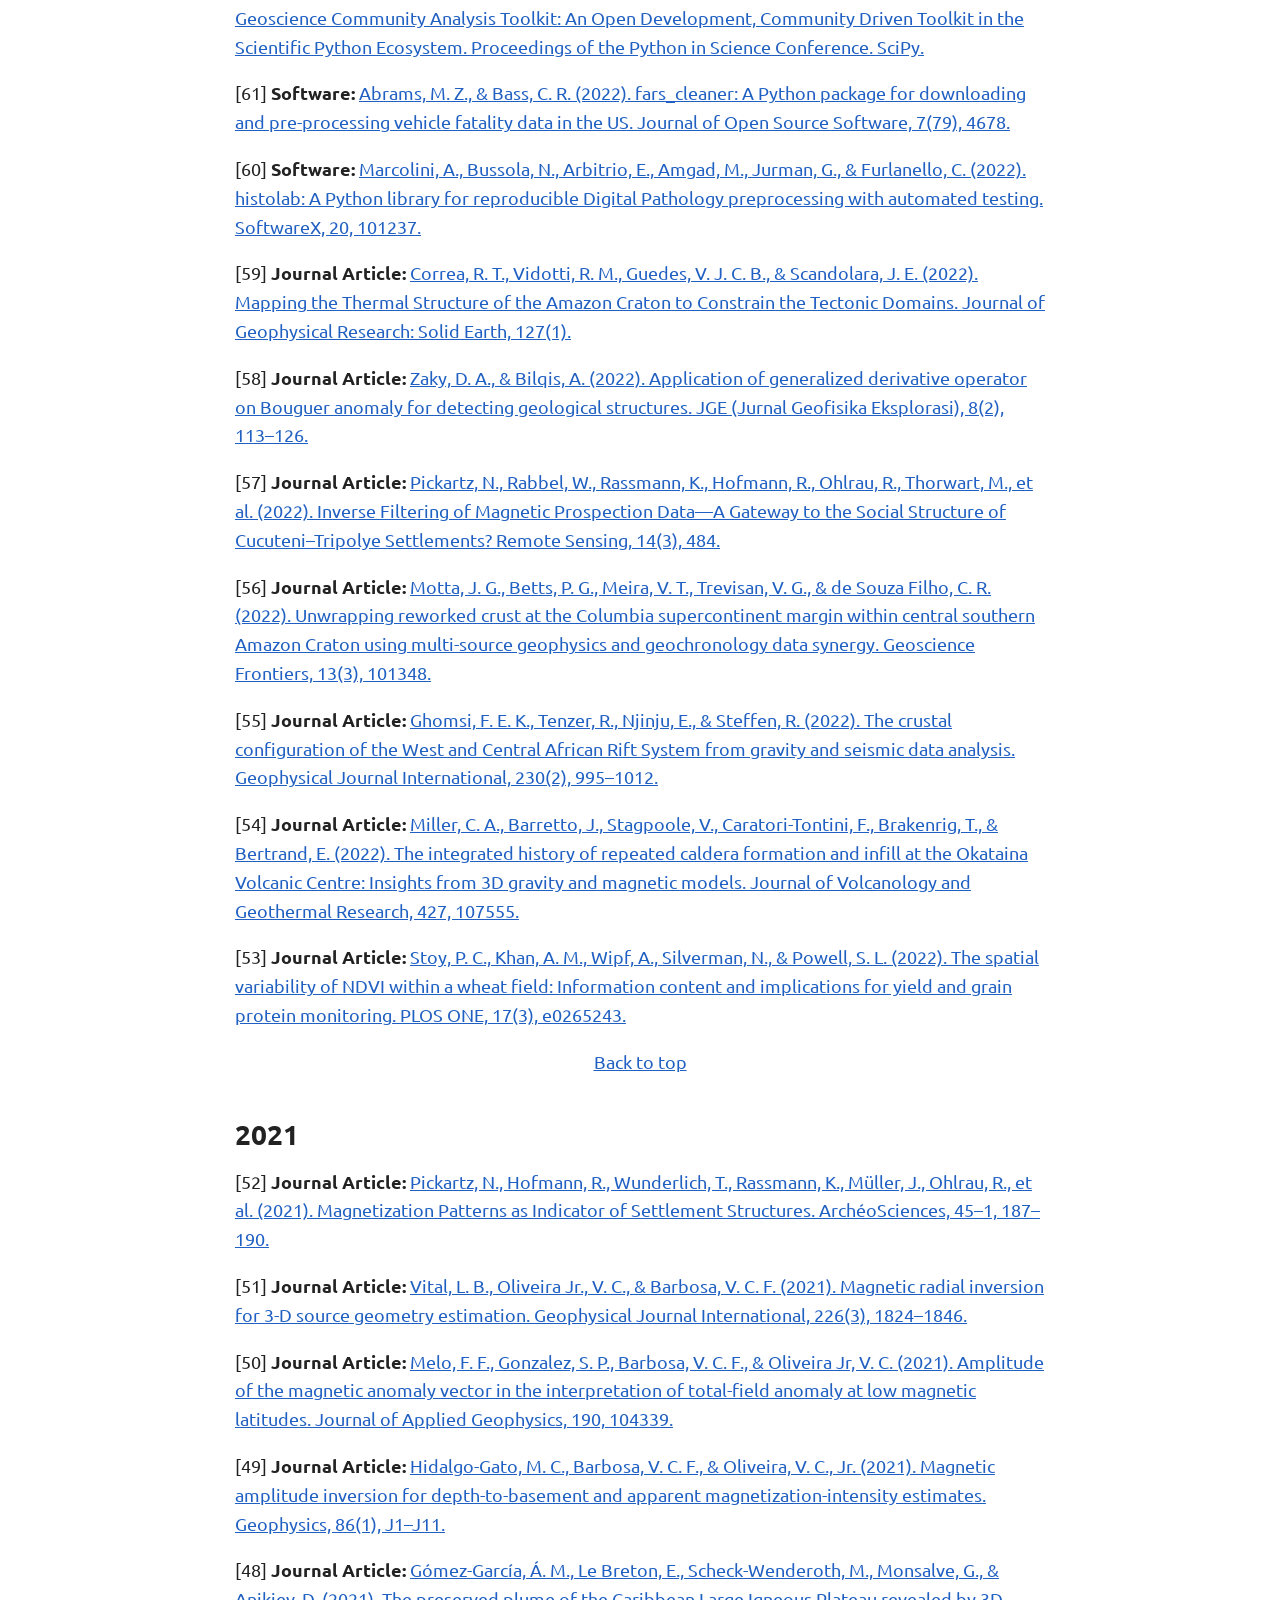
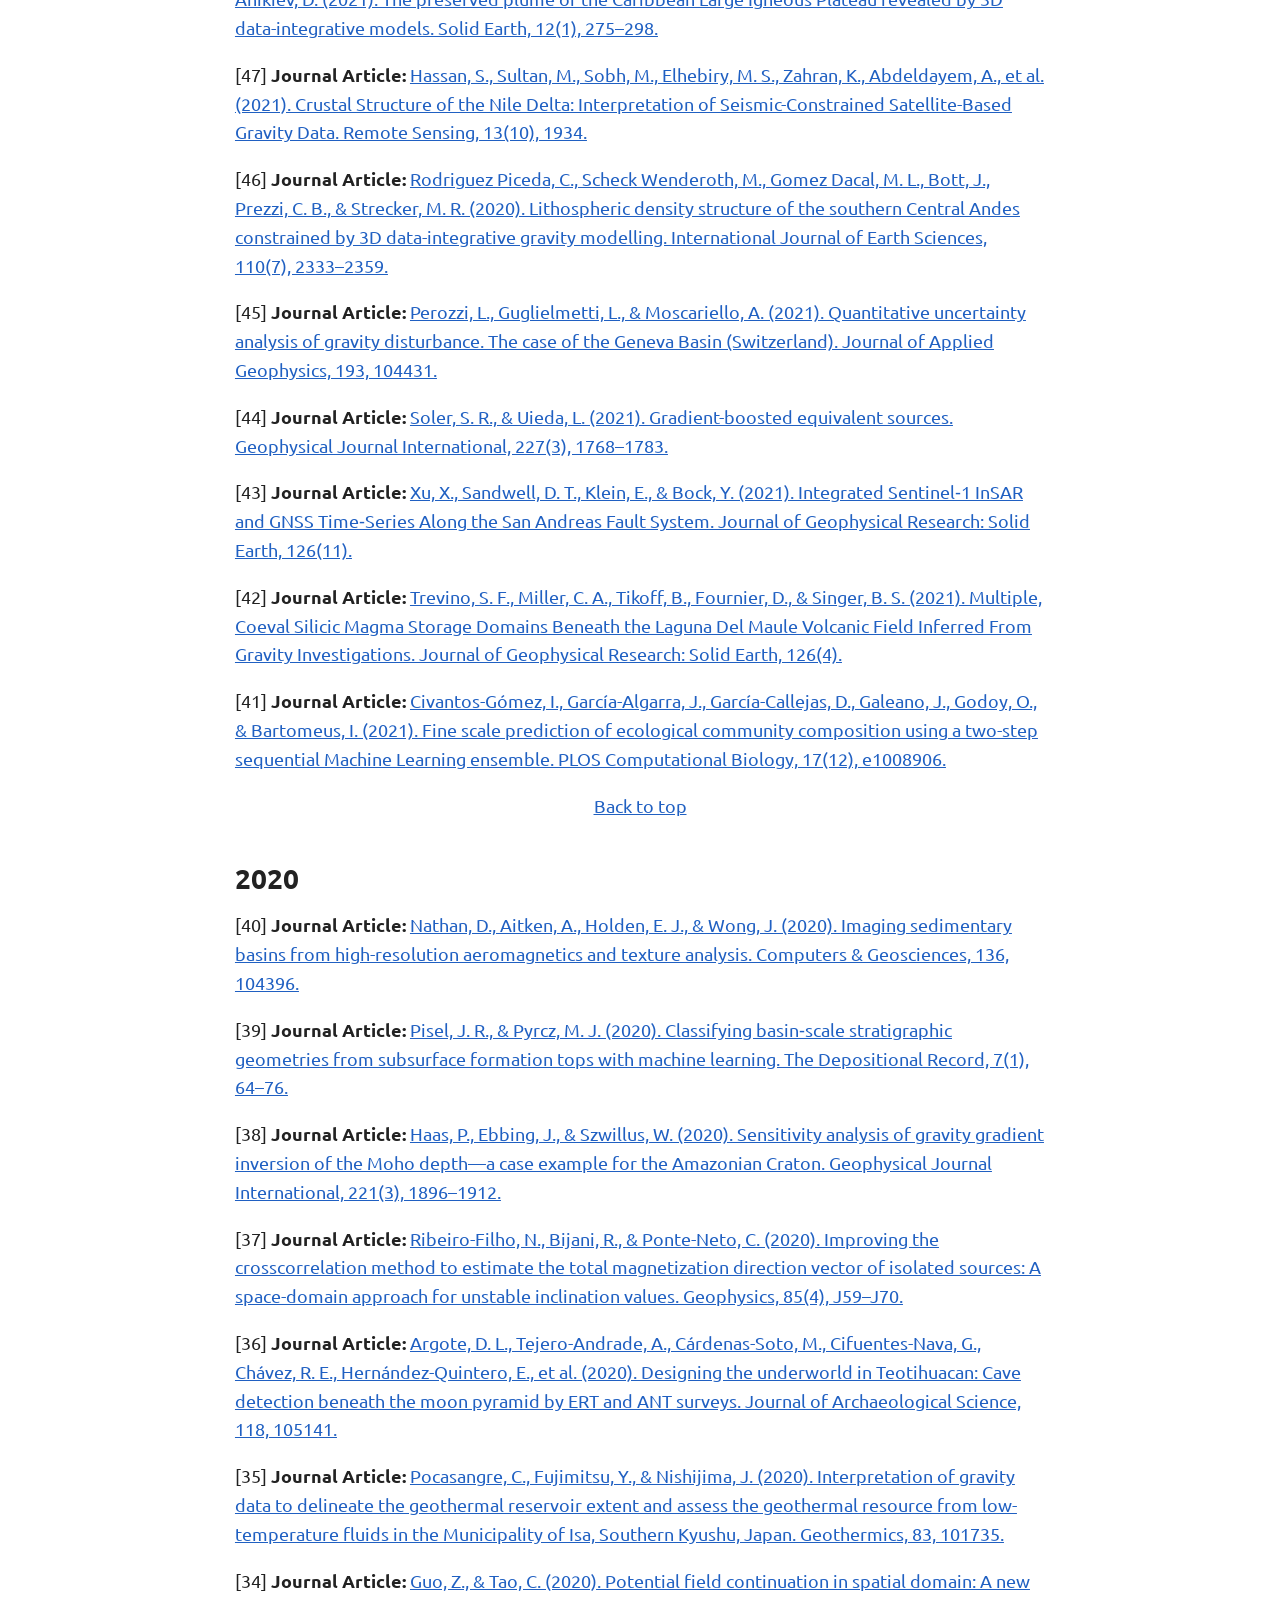
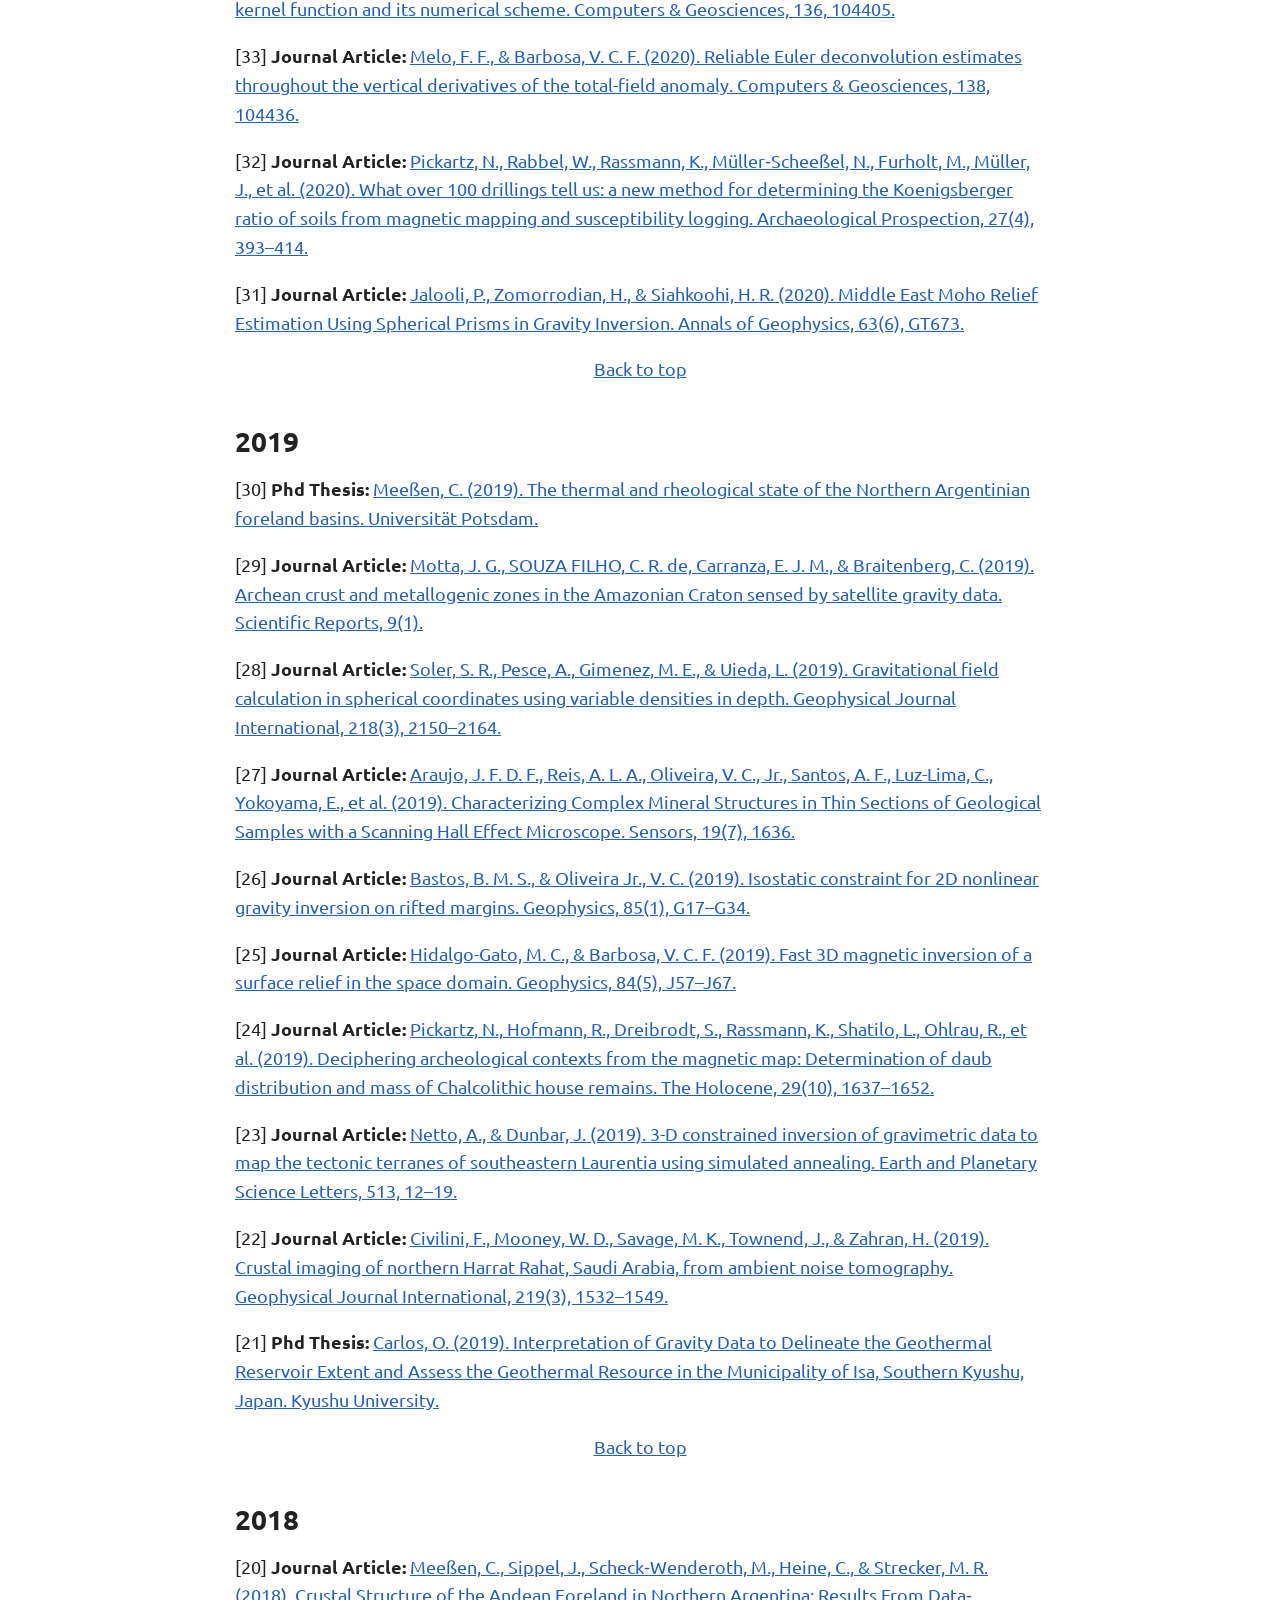
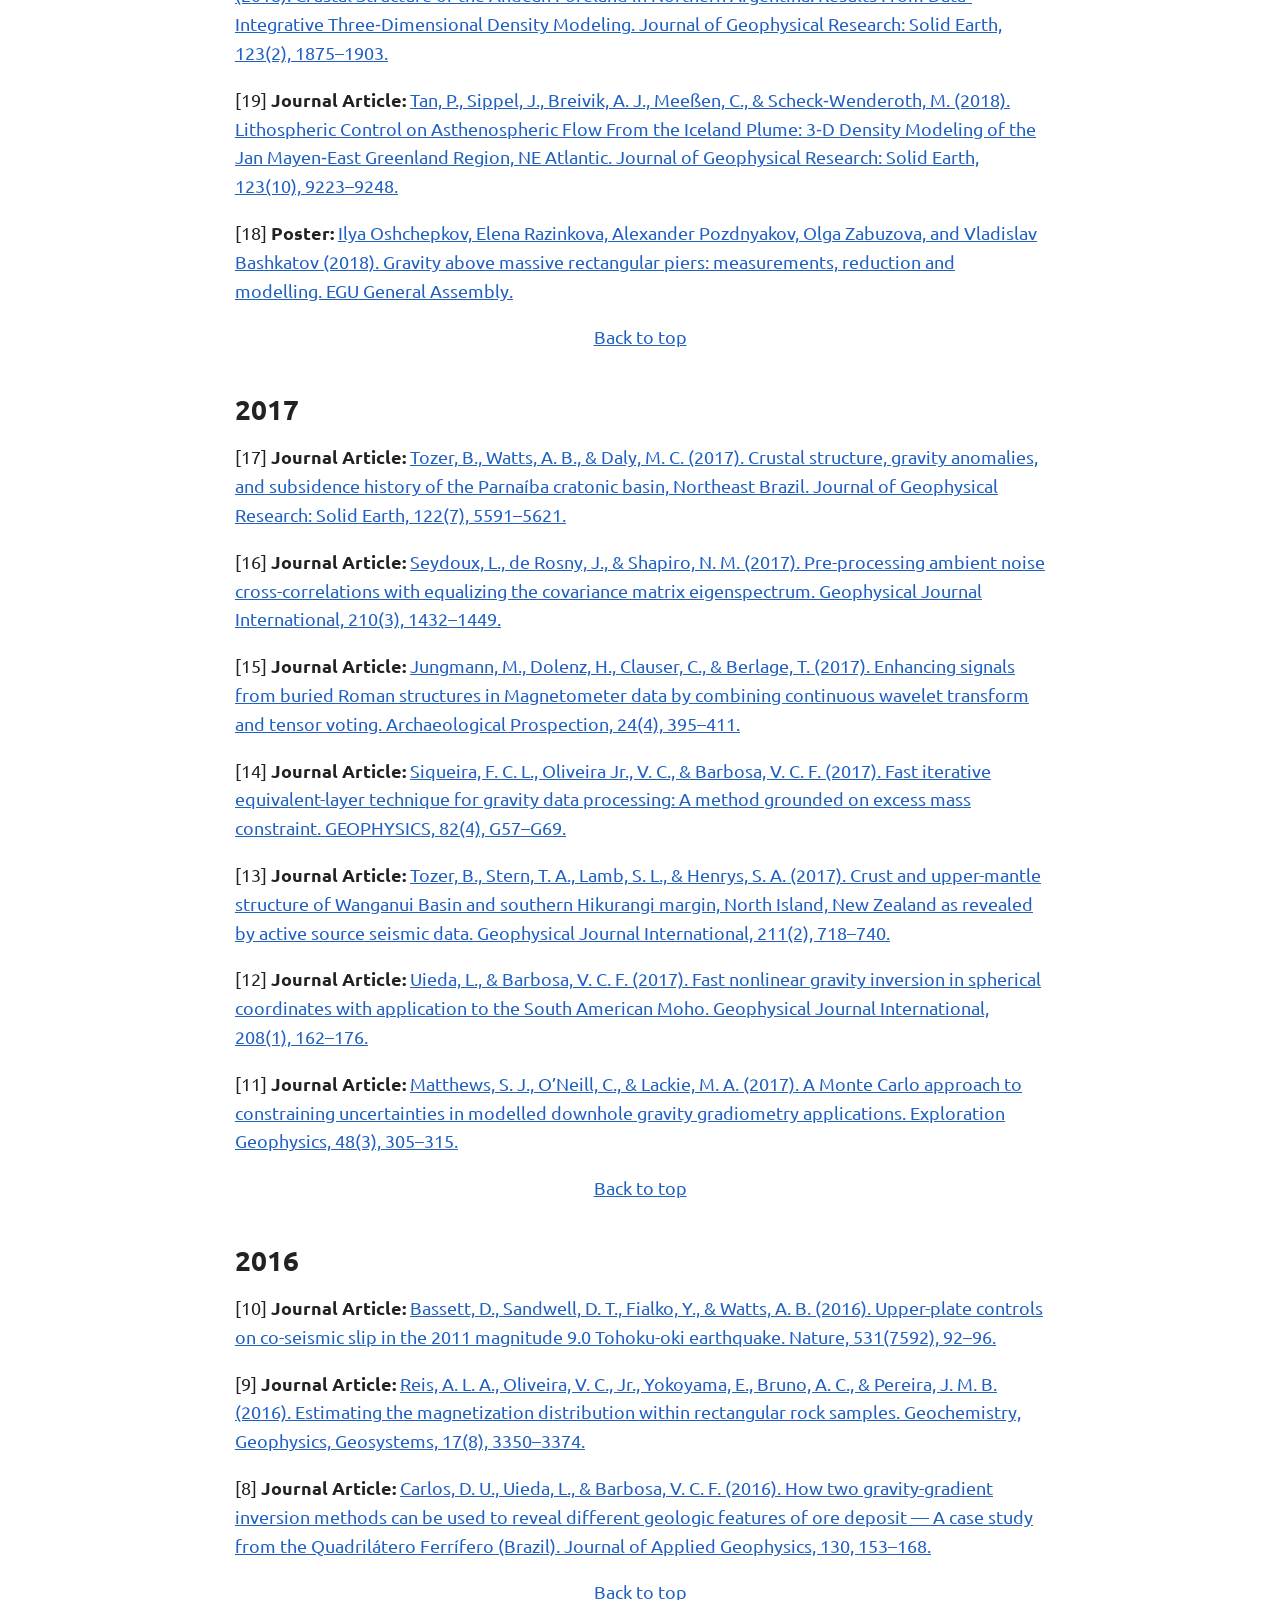
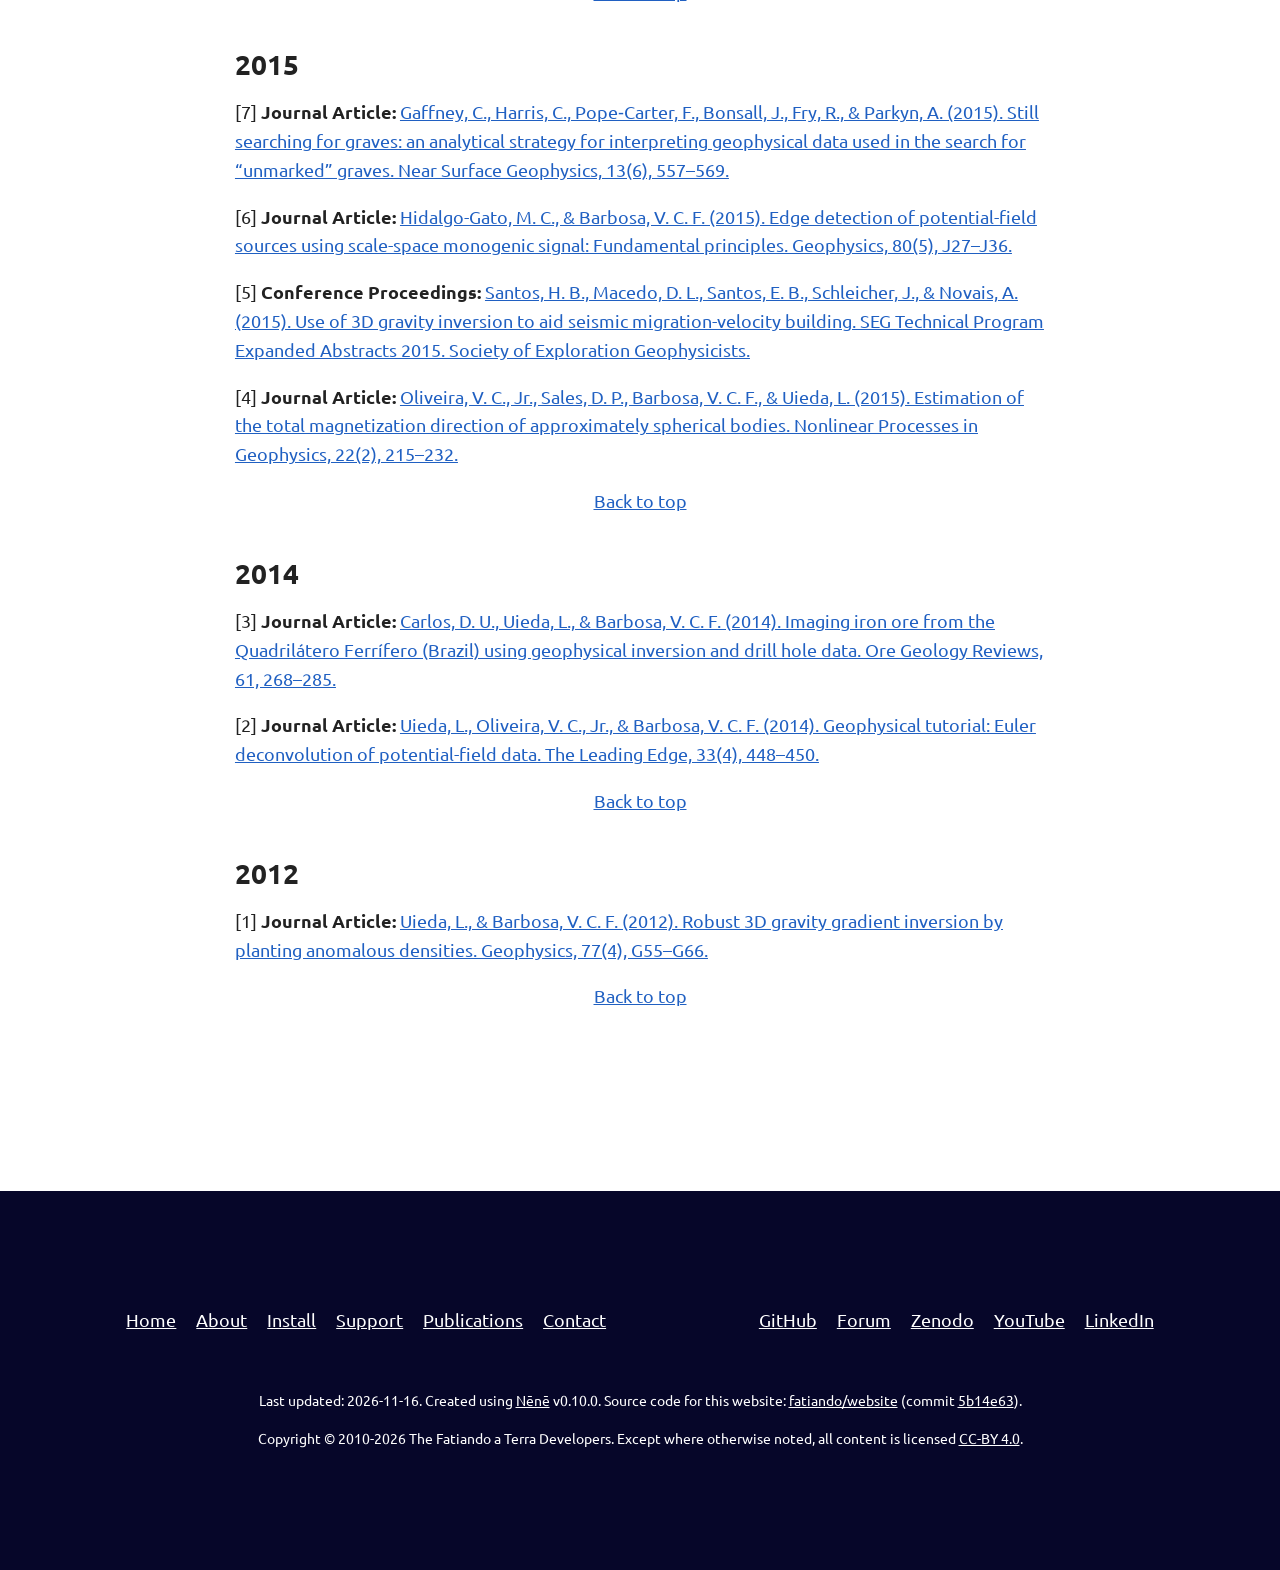
<file: publications/index.html>
<!DOCTYPE html>
<html lang="en">
<head>
  <meta charset="utf-8" />
  <meta name="viewport" content="width=device-width, initial-scale=1.0" />
  <title>Publications — Fatiando a Terra</title>
  <link rel="shortcut icon" href="../assets/favicon.png" />

  <!-- OpenGraph social media card -->
  <meta property="og:type" content="website" />
  <meta property="og:title" content="Publications" />
  <meta property="og:description" content="Publications These are publications about Fatiando and some examples of papers, software, and other instances where Fatiando software were used and cited. Papers about Fatiando Uieda, L; Soler,..." />
  <meta property="og:image" content="https://www.fatiando.org/assets/fatiando-social-banner.png" />
  <meta property="og:url" content="https://www.fatiando.org/publications/index.html" />

  <!-- Ubuntu Fonts -->
  <link rel="stylesheet" href="../fonts/ubuntu/font.css" />
  <link rel="stylesheet" href="../fonts/ubuntu-mono/font.css" />

  <!-- Font Awesome -->
  <link rel="stylesheet" href="../fonts/fontawesome/css/all.css" />

  <!-- Andy Bell's CSS reset -->
  <!-- https://bell.bz/a-more-modern-css-reset/ -->
  <link rel="stylesheet" href="../css/reset.css" />

  <!-- Syntax highlighting for code -->
  <link rel="stylesheet" href="../css/pygments.css" />

  <!-- Main CSS stylesheet -->
  <link rel="stylesheet" href="../css/style.css" />

  <!-- Plausible analytics for anonymous usage statistics -->
  <script defer data-domain="fatiando.org" src="https://plausible.io/js/plausible.js"></script>
  
</head>

<body>
  <header id="top" class="background-dark">
    <div class="content-wide spread">
      <a class="flex-center" href="../">
        <img src="../assets/fatiando-logo.svg">
        <span>Fatiando a Terra</span>
      </a>
      <div class="flex-center">
        <nav aria-label="Main">
          <ul class="list-inline-center" role="list">
              <li>
                <a class=""  href="../">Home</a>
              </li>
              <li>
                <a class=""  href="../about/">About</a>
              </li>
              <li>
                <a class=""  href="../install/">Install</a>
              </li>
              <li>
                <a class=""  href="../support/">Support</a>
              </li>
              <li>
                <a class="active" aria-current="page" href=".">Publications</a>
              </li>
              <li>
                <a class=""  href="../contact/">Contact</a>
              </li>
          </ul>
        </nav>
      </div>
    </div>
  </header>
  <main class="flow content margin-top-2xl margin-bottom-4xl">
      <h1 id="publications">Publications</h1>
<div class="lead">
<p>These are publications about Fatiando and some examples of papers, software, and
other instances where Fatiando software were used and cited.</p>
</div>
<h2 id="papers-about-fatiando">Papers about Fatiando</h2>
<ul role="list" class="flow">
  <li>Uieda, L; Soler, SR; Rampin, R; van Kemenade, H; Turk, M; Shapero, D; Banihirwe, A; Leeman, J (2020). <strong>Pooch: A friend to fetch your data files</strong>. <em>Journal of Open Source Software</em>. doi:<a target="_blank" href="https://doi.org/10.21105/joss.01943">10.21105/joss.01943</a>.</li>
  <li>Uieda, L (2018). <strong>Verde: Processing and gridding spatial data using Green's functions</strong>. <em>Journal of Open Source Software</em>. doi:<a target="_blank" href="https://doi.org/10.21105/joss.00957">10.21105/joss.00957</a>.</li>
  <li>Uieda, L; Oliveira Jr, VC; Barbosa, VCF. (2013). <strong>Modeling the Earth with Fatiando a Terra</strong>. <em>Proceedings of the 12th Python in Science Conference</em>. doi:<a target="_blank" href="https://doi.org/10.25080/Majora-8b375195-010">10.25080/Majora-8b375195-010</a>.</li>
</ul>
<!--
Add new items to the used_by.yml file.

Use https://citation.doi.org/ with the american-geophysical-union
style to format citations to papers.

Remove the DOI or other URLs from the description because they render
poorly on mobile.
-->
<h2 id="used-by">Users of Fatiando</h2>
<div class="callout-secondary">
<p><strong>Help us complete the list!</strong> Open an Issue or send a Pull Request to the
<a href="https://github.com/fatiando/website">fatiando/website</a> repository suggesting
new entries. If you need help doing that, <a href="../contact">reach out</a> and we’ll
lend a hand.</p>
</div>
<p><strong>Go to year:</strong> <a href="#2026">2026</a> - <a href="#2025">2025</a> - <a href="#2024">2024</a> - <a href="#2023">2023</a> - <a href="#2022">2022</a> - <a href="#2021">2021</a> - <a href="#2020">2020</a> - <a href="#2019">2019</a> - <a href="#2018">2018</a> - <a href="#2017">2017</a> - <a href="#2016">2016</a> - <a href="#2015">2015</a> - <a href="#2014">2014</a> - <a href="#2012">2012</a></p>
<h3 id="2026">2026</h3>
<ul role="list" class="flow">
  <li>[124] <strong>Journal Article:</strong> <a target="_blank" href="https://doi.org/10.1016/j.gloenvcha.2026.103246">Dujardin, E., Landu, E. L., Mawe, G. I., Imwangana, F. M., van Vliet, J., Poesen, J., et al. (2026). Mapping and modelling urban gullies across Africa. Global Environmental Change, 101, 103246. https://doi.org/10.1016/j.gloenvcha.2026.103246.</a></li>
  <li>[123] <strong>Preprint:</strong> <a target="_blank" href="https://doi.org/10.5194/egusphere-2026-3978">Campeol, Q., Dupont, N., & Kaufmann, O. (2026, September 24). Gravity disturbance maps and updated gravity anomaly maps in French-Belgian Hainaut from recent gravity acquisitions and legacy data. Copernicus GmbH. https://doi.org/10.5194/egusphere-2026-3978.</a></li>
  <li>[122] <strong>Journal Article:</strong> <a target="_blank" href="https://doi.org/10.5194/tc-20-6477-2026">Shackleton, C., Matsuoka, K., Fraysher, B., Lee, J., Dall, J., Rapadas, A., et al. (2026). Improved subglacial boundary conditions near Dome C, Antarctica, through rigorous integration of multi-campaign radar data and an ensemble stochastic simulation approach. The Cryosphere, 20(11), 6477–6500. https://doi.org/10.5194/tc-20-6477-2026.</a></li>
  <li>[121] <strong>Journal Article:</strong> <a target="_blank" href="https://doi.org/10.3847/2041-8213/aead9a">Schwamb, M. E., Bernardinelli, P. H., Volk, K., Murtagh, J., Lin 林, H. W. 省文, Rivkin, A. S., et al. (2026). NSF-DOE Vera C. Rubin Observatory’s First View of the Neptune Trojan L5 (Trailing) Cloud: Two New Long-term Stable Trojans. The Astrophysical Journal Letters, 1010(2), L36. https://doi.org/10.3847/2041-8213/aead9a.</a></li>
  <li>[120] <strong>Software:</strong> <a target="_blank" href="https://doi.org/10.21105/joss.10279">Andreani, V., Lugagne, J.-B., O’Connor, O. M., & Dunlop, M. J. (2026). DeLTA 3.0: A modern segmentation and tracking tool for microscopy images. Journal of Open Source Software, 11(126), 10279. https://doi.org/10.21105/joss.10279.</a></li>
  <li>[119] <strong>Journal Article:</strong> <a target="_blank" href="https://doi.org/10.1016/j.coldregions.2026.105145">Alter, R. E., Pradhan, N. R., & Wagner, A. M. (2026). Using an observation-based map of permafrost extent to inform permafrost predictions in a large Alaskan watershed. Cold Regions Science and Technology, 105145. https://doi.org/10.1016/j.coldregions.2026.105145.</a></li>
  <li>[118] <strong>Journal Article:</strong> <a target="_blank" href="https://doi.org/10.1029/2026JB034259">Siqueira‐Macedo, A., Uieda, L., & Uppal, I. (2026). Magnetic Dual‐Layer Equivalent Sources on the Sphere. Journal of Geophysical Research: Solid Earth, 131(9). https://doi.org/10.1029/2026jb034259.</a></li>
  <li>[117] <strong>Journal Article:</strong> <a target="_blank" href="https://doi.org/10.1080/01490419.2026.2731015">Bonnefond, P., Laurain, O., Exertier, P., Calzas, M., Drezen, C., Fichen, L., et al. (2026). Extending the Corsica Facilities up to SWOT Swath. Marine Geodesy, 1–36. https://doi.org/10.1080/01490419.2026.2731015.</a></li>
  <li>[116] <strong>Conference Proceedings:</strong> <a target="_blank" href="https://doi.org/10.3997/2214-4609.202620220">Mihai, A., Gerea, A., & Tataru, D. (2026). Integrated Microgravity Modelling for Urban Subsidence Risk at Slănic Prahova. NSG 2026: 32nd Meeting of Environmental and Engineering Geophysics. European Association of Geoscientists & Engineers. https://doi.org/10.3997/2214-4609.202620220.</a></li>
  <li>[115] <strong>Journal Article:</strong> <a target="_blank" href="https://doi.org/10.1029/2025GL121613">Piispa, E. J., Gallagher, C. R., Bernholt, S., Einarsson, G. M., Erlendsson, Ö., Karlsdóttir, K. Á., et al. (2026). Rapid UAV‐ and Ground‐Based Magnetic Mapping of Subsurface Fractures During a Volcano‐Tectonic Crisis in Grindavík, Iceland. Geophysical Research Letters, 53(16). https://doi.org/10.1029/2025gl121613.</a></li>
  <li>[114] <strong>Journal Article:</strong> <a target="_blank" href="https://doi.org/10.1016/j.tecto.2026.231299">Temporim, F. A., Costa, G. S., Souza-Junior, G. F., Melo, R. P., Barros, L. M., Rodrigues, S. W. O., et al. (2026). Emplacement mechanisms of the Córrego Seco post-collisional mafic pluton revealed by AMS and gravity data, Brasília Orogenic Belt. Tectonophysics, 936, 231299. https://doi.org/10.1016/j.tecto.2026.231299.</a></li>
  <li>[113] <strong>Journal Article:</strong> <a target="_blank" href="https://doi.org/10.1029/2026GL124040">Martin, J. R., & Tucker, G. E. (2026). Can Neural Networks Think Like Geomorphologists? Geophysical Research Letters, 53(15). https://doi.org/10.1029/2026gl124040.</a></li>
  <li>[112] <strong>Journal Article:</strong> <a target="_blank" href="https://doi.org/10.1613/jair.1.20410">Umrawal, A. K., Robson, E. W., Aggarwal, V., & Quinn, C. J. (2026). Maximizing the Spread of Influence through a Social Network Using Partial Incentives. Journal of Artificial Intelligence Research, 86. https://doi.org/10.1613/jair.1.20410.</a></li>
  <li>[111] <strong>Journal Article:</strong> <a target="_blank" href="https://doi.org/10.1139/cjes-2025-0084c">Kimiaghalam, A., Swidinsky, A., & Parsa, M. (2026). A lightweight strategy for interpolating potential field and radiometric raster data. Canadian Journal of Earth Sciences, 63, 1–12.</a></li>
  <li>[110] <strong>Conference Proceedings:</strong> <a target="_blank" href="https://pubs.usgs.gov/publication/70275044">Cronkite-Ratcliff, C. (2026). Open-Source Gravity Reduction Workflows for Geothermal Resource Assessment. Proceedings of the 51st Workshop on Geothermal Reservoir Engineering. SGP-TR-230.</a></li>
  <li>[109] <strong>Journal Article:</strong> <a target="_blank" href="https://doi.org/10.1029/2025jb031725">Souza‐Junior, G. F., Uieda, L., Trindade, R. I. F., Fu, R. R., Bellon, U. D., & Castro, Y. M. (2026). Robust Directional Analysis of Magnetic Microscopy Images Using Non‐Linear Inversion and Iterative Euler Deconvolution. Journal of Geophysical Research: Solid Earth, 131(4).</a></li>
  <li>[108] <strong>Journal Article:</strong> <a target="_blank" href="https://doi.org/10.3847/1538-3881/ae27bd">Murtagh, J., Schwamb, M. E., Bernardinelli, P. H., Lin 林, H. W. 省 文, Kurlander, J. A., Merritt, S. R., et al. (2026). Predictions of the LSST Solar System Yield: Neptune Trojans. The Astronomical Journal, 171(2), 90.</a></li>
  <li>[107] <strong>Journal Article:</strong> <a target="_blank" href="https://doi.org/10.1029/2025JB031818">Li, Y., Bott, J., Liu, S., Tan, P., Anikiev, D., & Scheck‐Wenderoth, M. (2026). Interactions Between the Hainan Plume and Oceanic Lithosphere: Insights From 3D Lithospheric Structure of the South China Sea. Journal of Geophysical Research: Solid Earth, 131(5).</a></li>
  <li>[106] <strong>Msc Dissertation:</strong> <a target="_blank" href="https://doi.org/10.11606/d.14.2026.tde-23032026-155933">Macêdo, A. S. de. (2026). Integração de dados de geofísica aerotransportada com fontes equivalentes otimizadas por gradient boosting na esfera. Universidade de São Paulo. Agência de Bibliotecas e Coleções Digitais.</a></li>
  <li>[105] <strong>Journal Article:</strong> <a target="_blank" href="https://doi.org/10.3847/1538-4365/ae4350">Boesky, A., Villar, V. A., Gagliano, A., Nugent, A., & Hsu, B. (2026). SPLASH: A Rapid Host-based Supernova Classifier for Wide-field Time-domain Surveys. The Astrophysical Journal Supplement Series, 283(2), 55.</a></li>
  <li>[104] <strong>Journal Article:</strong> <a target="_blank" href="https://doi.org/10.1029/2025GL119292">Li, Y., Tan, P., & Liu, S. (2026). Thick Crust at Earth’s Slowest Spreading Ridge: 3D Gravity Insights From Eurasian Basin, Arctic Ocean. Geophysical Research Letters, 53(4).</a></li>
  <li>[103] <strong>Journal Article:</strong> <a target="_blank" href="https://doi.org/10.1093/gji/ggag105">Li, Y., Zhong, K., Liu, S., Su, J., Tan, P., Xu, B., & Duan, A. (2026). Revealing hidden magmatic underplating in the East China Sea shelf basin using three-dimensional gravity modelling and its tectonic implications. Geophysical Journal International, 245(3).</a></li>
  <li>[102] <strong>Journal Article:</strong> <a target="_blank" href="https://doi.org/10.3390/rs18070993">Suad Corbetta, F., Gómez, M. E., & Richter, A. (2026). Modeling Spatio-Temporal Surface Elevation Changes in Argentino and Viedma Lakes, Patagonia, Employing ICESat-2. Remote Sensing, 18(7), 993.</a></li>
  <li>[101] <strong>Journal Article:</strong> <a target="_blank" href="https://doi.org/10.22564/brjg.v43i3.2345">Kerouak Cordeiro Pereira, E., Bongiolo, A. D. B. e S., Szameitat, L. S. A., Rodrigues, T. L., & Ferreira, F. J. F. (2026). Integration of Gravity Disturbance and Bouguer Disturbance for Geological and Geophysical Mapping in Paraná State, Southern Brazil. Brazilian Journal of Geophysics, 43(3).</a></li>
  <li>[100] <strong>Journal Article:</strong> <a target="_blank" href="https://doi.org/10.1029/2025JB031886">Le Mével, H., Andersen, N. L., Dechert, A. E., & Dufek, J. (2026). The Magmatic‐Hydrothermal System of the Three Sisters Volcanic Cluster, Oregon, Imaged From Field Gravity Measurements. Journal of Geophysical Research: Solid Earth, 131(1).</a></li>
  <li>[99] <strong>Journal Article:</strong> <a target="_blank" href="https://doi.org/10.5194/gmd-19-1749-2026">Field, M. J., MacKie, E. J., Wang, L., Muto, A., & Shao, N. (2026). Improved bathymetry estimates beneath Amundsen  Sea ice shelves using a Markov Chain Monte Carlo  gravity inversion (GravMCMC, version 1). Geoscientific Model Development, 19(4), 1749–1768.</a></li>
</ul>
<p class="text-center"><a href="#used-by">Back to top</a></p>
<h3 id="2025">2025</h3>
<ul role="list" class="flow">
  <li>[98] <strong>Journal Article:</strong> <a target="_blank" href="https://doi.org/10.1093/gji/ggaf114">Uieda, L., Souza-Junior, G. F., Uppal, I., Oliveira Jr., V. C. (2025). Euler inversion: Locating sources of potential-field data through inversion of Euler's homogeneity equation. Geophysical Journal International.</a></li>
  <li>[97] <strong>Journal Article:</strong> <a target="_blank" href="https://doi.org/10.1038/s41477-025-02105-7">Leblanc, C., Bonnet, P., Servajean, M., Thuiller, W., Chytrý, M., Aćić, S., et al. (2025). Learning the syntax of plant assemblages. Nature Plants, 11(10), 2026–2040.</a></li>
  <li>[96] <strong>Journal Article:</strong> <a target="_blank" href="https://doi.org/10.1016/j.jsames.2025.105573">Ruggles, C. E., Miller, C. A., & Tikoff, B. (2025). Shallow intrusion imaged by gravimetry records transient magma storage at the Laguna del Maule volcanic field, Chile. Journal of South American Earth Sciences, 161, 105573.</a></li>
  <li>[95] <strong>Journal Article:</strong> <a target="_blank" href="https://doi.org/10.5194/tc-19-6827-2025">Tankersley, M. D., Horgan, H., Caratori Tontini, F., & Tinto, K. (2025). Gravity inversion for sub-ice shelf bathymetry: strengths, limitations, and insights from synthetic modeling. The Cryosphere, 19(12), 6827–6864.</a></li>
  <li>[94] <strong>Journal Article:</strong> <a target="_blank" href="https://doi.org/10.1029/2025JB031716">Borthwick, L., Muto, A., Anandakrishnan, S., Tinto, K., Agnew, R., Brisbourne, A., et al. (2025). Rift‐Related Sedimentary Basin and Deeper‐Seated Mafic Intrusions Modeled Beneath Thwaites Glacier, West Antarctica: Influence on Glacier Dynamics. Journal of Geophysical Research: Solid Earth, 130(10).</a></li>
  <li>[93] <strong>Journal Article:</strong> <a target="_blank" href="https://doi.org/10.1093/gji/ggaf359">Uppal, I., Uieda, L., Oliveira Jr., V. C., Holme, R. (2025). Dual-Layer Gradient-Boosted Equivalent Sources for Magnetic Data. Geophysical Journal International, 243(3), ggaf359.</a></li>
  <li>[92] <strong>Journal Article:</strong> <a target="_blank" href="https://doi.org/10.3847/1538-3881/ade1db">Murtagh, J., Schwamb, M. E., Merritt, S. R., Bernardinelli, P. H., Kurlander, J. A., Cornwall, S., et al. (2025). Predictions of the LSST Solar System Yield: Discovery Rates and Characterizations of Centaurs. The Astronomical Journal, 170(2), 98.</a></li>
  <li>[91] <strong>Journal Article:</strong> <a target="_blank" href="https://doi.org/10.3847/1538-3881/add3ec">Merritt, S. R., Fedorets, G., Schwamb, M. E., Cornwall, S., Bernardinelli, P. H., Jurić, M., et al. (2025). Sorcha: A Solar System Survey Simulator for the Legacy Survey of Space and Time. The Astronomical Journal, 170(2), 100.</a></li>
  <li>[90] <strong>Journal Article:</strong> <a target="_blank" href="https://revistas.unlp.edu.ar/geoacta/article/view/16984">Gómez Dacal, M. L. (2025). Modelado gravimétrico litosférico 3D para interpretaciones geodinámicas. Aplicación al Atlántico Noreste. Geoacta, 46(1), 15-20.</a></li>
  <li>[89] <strong>Journal Article:</strong> <a target="_blank" href="https://doi.org/10.3847/1538-4365/adea42">Kavelaars, J. J., Buie, M. W., Fraser, W. C., Peltier, L., Benecchi, S. D., Porter, S. B., et al. (2025). An Extremely Deep Rubin Survey to Explore the Extended Kuiper Belt and Identify Objects Observable by New Horizons. The Astrophysical Journal Supplement Series, 280(1), 8.</a></li>
  <li>[88] <strong>Phd Thesis:</strong> <a target="_blank" href="https://hdl.handle.net/2142/132503">Bhimaraju, Akhil (2025). Optimization problems in networks and queues. University of Illinois Urbana-Champaign.</a></li>
  <li>[87] <strong>Journal Article:</strong> <a target="_blank" href="https://doi.org/10.1017/jog.2024.84">Borthwick, L., Muto, A., & Tinto, K. (2024). Gravity modelling of ice thickness and valley geometry on Taku Glacier (T’aak̲ú K̲wáan Sít’i), Alaska. Journal of Glaciology, 71.</a></li>
  <li>[86] <strong>Journal Article:</strong> <a target="_blank" href="https://doi.org/10.1093/gji/ggaf282">Musila, M., Civilini, F., Ebinger, C. J., Bastow, I. D., Kounoudis, R., Ogden, C. S., & Mariita, N. (2025). Ambient noise crustal imaging of a heterogeneous rift linkage zone: Turkana Depression, East Africa. Geophysical Journal International, 243(1).</a></li>
  <li>[85] <strong>Journal Article:</strong> <a target="_blank" href="https://doi.org/10.1016/j.tecto.2025.231025">Kercret, C., Tiberi, C., Gueydan, F., Cattin, R., & Karagianni, E. (2026). Geophysical evidence of mantle upwelling associated with slab tearing below Central Greece: Geodynamical implications. Tectonophysics, 919, 231025.</a></li>
  <li>[84] <strong>Journal Article:</strong> <a target="_blank" href="https://doi.org/10.1111/1365-2478.70090">Vital, L. B., Jr., V. C. O., & Barbosa, V. C. F. (2025). Robust 3D Magnetic Inversion for Targeted Source with Interfering Signals. Geophysical Prospecting, 73(8).</a></li>
</ul>
<p class="text-center"><a href="#used-by">Back to top</a></p>
<h3 id="2024">2024</h3>
<ul role="list" class="flow">
  <li>[83] <strong>Software:</strong> <a target="_blank" href="https://doi.org/10.21105/joss.06502">Tankersley, M. D. (2024). PolarToolkit: Python Tools for Convenient, Reproducible, and Open Polar Science. Journal of Open Source Software, 9(100), 6502.</a></li>
  <li>[82] <strong>Journal Article:</strong> <a target="_blank" href="https://doi.org/10.1029/2024JB030336">Fernandez, N., Scheck‐Wenderoth, M., Cacace, M., & Gholamrezaie, E. (2024). The Inherited Crustal Structure and Lithospheric Thermal Field Beneath the Sea of Marmara (NW Türkiye): Observations From 3D Gravity Modeling and Seismic Tomography Analysis. Journal of Geophysical Research: Solid Earth, 129(12).</a></li>
  <li>[81] <strong>Phd Thesis:</strong> <a target="_blank" href="https://doi.org/10.14288/1.0444094">Weis, J. M. (2024). A differential equation-based framework for magnetic inversions to address challenges with high susceptibility and remanence (Version 1). University of British Columbia.</a></li>
  <li>[80] <strong>Journal Article:</strong> <a target="_blank" href="https://doi.org/10.1029/2023GC011082">Souza‐Junior, G. F., Uieda, L., Trindade, R. I. F., Carmo, J., & Fu, R. (2024). Full Vector Inversion of Magnetic Microscopy Images Using Euler Deconvolution as Prior Information. Geochemistry, Geophysics, Geosystems, 25(7).</a></li>
  <li>[79] <strong>Journal Article:</strong> <a target="_blank" href="https://doi.org/10.1111/nph.19807">Ji, F., Li, F., Hao, D., Shiklomanov, A. N., Yang, X., Townsend, P. A., et al. (2024). Unveiling the transferability of <scp>PLSR</scp> models for leaf trait estimation: lessons from a comprehensive analysis with a novel global dataset. New Phytologist, 243(1), 111–131.</a></li>
  <li>[78] <strong>Journal Article:</strong> <a target="_blank" href="https://doi.org/10.1016/j.margeo.2024.107342">Micallef, A., Geldmacher, J., Watt, S. F. L., Ferrante, G. M., Ford, J., Lodolo, E., et al. (2024). Submarine volcanism in the Sicilian Channel revisited. Marine Geology, 474, 107342.</a></li>
  <li>[77] <strong>Journal Article:</strong> <a target="_blank" href="https://doi.org/10.1016/j.jag.2024.104191">Khaldi, R., Tabik, S., Puertas-Ruiz, S., de Giles, J. P., Correa, J. A. H., Zamora, R., & Segura, D. A. (2024). Individual mapping of large polymorphic shrubs in high mountains using satellite images and deep learning. International Journal of Applied Earth Observation and Geoinformation, 134, 104191.</a></li>
  <li>[76] <strong>Phd Thesis:</strong> <a target="_blank" href="https://doi.org/10.26182/bbdj-9w05">Smith, L. (2024). Potential field geophysics enhancement using contemporary deep learning. University of Western Australia.</a></li>
  <li>[75] <strong>Journal Article:</strong> <a target="_blank" href="https://doi.org/10.1029/2023JB027644">Gochenour, J. A., Bilek, S. L., Woo, H. B., Luhmann, A. J., Grapenthin, R., & Martin, J. B. (2024). Ambient Seismic Noise Tomography Within the Floridan Aquifer System, Santa Fe River‐Sink Rise, Florida, US. Journal of Geophysical Research: Solid Earth, 129(5).</a></li>
  <li>[74] <strong>Journal Article:</strong> <a target="_blank" href="https://doi.org/10.1007/s11200-023-0740-5">Rastbood, A., Salmanian, M., & Hossainali, M. M. (2024). Present-day crustal deformation based on an interpolated GPS velocity field in the collision zone of the Arabia-Eurasia tectonic plates. Studia Geophysica et Geodaetica, 68(3–4), 191–215.</a></li>
  <li>[73] <strong>Conference Proceedings:</strong> <a target="_blank" href="https://doi.org/10.1145/3627673.3679929">Bhimaraju, A., Robson, E. W., Varshney, L. R., & Umrawal, A. K. (2024). Fractional Budget Allocation for Influence Maximization under General Marketing Strategies. Proceedings of the 33rd ACM International Conference on Information and Knowledge Management. ACM.</a></li>
  <li>[72] <strong>Software:</strong> <a target="_blank" href="https://doi.org/10.26443/seismica.v3i2.1184">Chambers, D., Jin, G., Tourei, A., Saeed Issah, A. H., Lellouch, A., Martin, E., et al. (2024). DASCore: a Python Library for Distributed Fiber Optic Sensing. Seismica, 3(2).</a></li>
</ul>
<p class="text-center"><a href="#used-by">Back to top</a></p>
<h3 id="2023">2023</h3>
<ul role="list" class="flow">
  <li>[71] <strong>Journal Article:</strong> <a target="_blank" href="https://doi.org/10.1038/s43247-023-01120-w">Gómez Dacal, M. L., Scheck-Wenderoth, M., Faleide, J. I., Abdelmalak, M. M., Bott, J., & Anikiev, D. (2023). Tracing the Iceland plume and North East Atlantic breakup in the lithosphere. Communications Earth &amp; Environment, 4(1).</a></li>
  <li>[70] <strong>Journal Article:</strong> <a target="_blank" href="https://doi.org/10.1016/j.jsames.2023.104435">Mohriak, W. U., & Szameitat, L. (2023). The anomalous magmatism in the southern part of the Santos basin, and the non-continuous salt layer over Abimael Ridge. Journal of South American Earth Sciences, 128, 104435.</a></li>
  <li>[69] <strong>Journal Article:</strong> <a target="_blank" href="https://doi.org/10.3389/feart.2023.1214828">Moura, D. S. de, & Marangoni, Y. R. (2023). Lithosphere density structure of southeastern South America sedimentary basins from the analysis of residual gravity anomalies. Frontiers in Earth Science, 11.</a></li>
  <li>[68] <strong>Journal Article:</strong> <a target="_blank" href="https://doi.org/10.1029/2023EA002864">Kamto, P. G., Lemotio, W., & Kamguia, J. (2023). Moho Geometry Estimation Beneath the Gulf of Guinea From Satellite Gravity Data Based on a Regularized Non‐Linear Gravity Inversion. Earth and Space Science, 10(5).</a></li>
  <li>[67] <strong>Journal Article:</strong> <a target="_blank" href="https://doi.org/10.1111/bre.12787">Sylvester, Z. (2023). Automated multi‐well stratigraphic correlation and model building using relative geologic time. Basin Research, 35(5), 1961–1984.</a></li>
  <li>[66] <strong>Journal Article:</strong> <a target="_blank" href="https://doi.org/10.1029/2023GL103222">Kang, S., & Knight, R. (2023). Isolating the Poroelastic Response of the Groundwater System in InSAR Data From the Central Valley of California. Geophysical Research Letters, 50(9).</a></li>
  <li>[65] <strong>Journal Article:</strong> <a target="_blank" href="https://doi.org/10.1029/2023JF007269">Shackleton, C., Matsuoka, K., Moholdt, G., Van Liefferinge, B., & Paden, J. (2023). Stochastic Simulations of Bed Topography Constrain Geothermal Heat Flow and Subglacial Drainage Near Dome Fuji, East Antarctica. Journal of Geophysical Research: Earth Surface, 128(11).</a></li>
</ul>
<p class="text-center"><a href="#used-by">Back to top</a></p>
<h3 id="2022">2022</h3>
<ul role="list" class="flow">
  <li>[64] <strong>Journal Article:</strong> <a target="_blank" href="https://doi.org/10.3389/fpls.2022.1010799">Civantos-Gómez, I., Rubio Teso, M. L., Galeano, J., Rubiales, D., Iriondo, J. M., & García-Algarra, J. (2022). Climate change conditions the selection of rust-resistant candidate wild lentil populations for in situ conservation. Frontiers in Plant Science, 13.</a></li>
  <li>[63] <strong>Phd Thesis:</strong> <a target="_blank" href="https://doi.org/10.25932/publishup-54927">Rodriguez Piceda, C. (2022). Thermomechanical state of the southern Central Andes. Universität Potsdam.</a></li>
  <li>[62] <strong>Software:</strong> <a target="_blank" href="https://doi.org/10.25080/majora-212e5952-01c">Eroglu, O., Zacharias, A., Sizemore, M., Kootz, A., Craker, H., & Clyne, J. (2022). The Geoscience Community Analysis Toolkit: An Open Development, Community Driven Toolkit in the Scientific Python Ecosystem. Proceedings of the Python in Science Conference. SciPy.</a></li>
  <li>[61] <strong>Software:</strong> <a target="_blank" href="https://doi.org/10.21105/joss.04678">Abrams, M. Z., & Bass, C. R. (2022). fars_cleaner: A Python package for downloading and pre-processing vehicle fatality data in the US. Journal of Open Source Software, 7(79), 4678.</a></li>
  <li>[60] <strong>Software:</strong> <a target="_blank" href="https://doi.org/10.1016/j.softx.2022.101237">Marcolini, A., Bussola, N., Arbitrio, E., Amgad, M., Jurman, G., & Furlanello, C. (2022). histolab: A Python library for reproducible Digital Pathology preprocessing with automated testing. SoftwareX, 20, 101237.</a></li>
  <li>[59] <strong>Journal Article:</strong> <a target="_blank" href="https://doi.org/10.1029/2021JB023025">Correa, R. T., Vidotti, R. M., Guedes, V. J. C. B., & Scandolara, J. E. (2022). Mapping the Thermal Structure of the Amazon Craton to Constrain the Tectonic Domains. Journal of Geophysical Research: Solid Earth, 127(1).</a></li>
  <li>[58] <strong>Journal Article:</strong> <a target="_blank" href="https://doi.org/10.23960/jge.v8i2.204">Zaky, D. A., & Bilqis, A. (2022). Application of generalized derivative operator on Bouguer anomaly for detecting geological structures. JGE (Jurnal Geofisika Eksplorasi), 8(2), 113–126.</a></li>
  <li>[57] <strong>Journal Article:</strong> <a target="_blank" href="https://doi.org/10.3390/rs14030484">Pickartz, N., Rabbel, W., Rassmann, K., Hofmann, R., Ohlrau, R., Thorwart, M., et al. (2022). Inverse Filtering of Magnetic Prospection Data—A Gateway to the Social Structure of Cucuteni–Tripolye Settlements? Remote Sensing, 14(3), 484.</a></li>
  <li>[56] <strong>Journal Article:</strong> <a target="_blank" href="https://doi.org/10.1016/j.gsf.2022.101348">Motta, J. G., Betts, P. G., Meira, V. T., Trevisan, V. G., & de Souza Filho, C. R. (2022). Unwrapping reworked crust at the Columbia supercontinent margin within central southern Amazon Craton using multi-source geophysics and geochronology data synergy. Geoscience Frontiers, 13(3), 101348.</a></li>
  <li>[55] <strong>Journal Article:</strong> <a target="_blank" href="https://doi.org/10.1093/gji/ggac089">Ghomsi, F. E. K., Tenzer, R., Njinju, E., & Steffen, R. (2022). The crustal configuration of the West and Central African Rift System from gravity and seismic data analysis. Geophysical Journal International, 230(2), 995–1012.</a></li>
  <li>[54] <strong>Journal Article:</strong> <a target="_blank" href="https://doi.org/10.1016/j.jvolgeores.2022.107555">Miller, C. A., Barretto, J., Stagpoole, V., Caratori-Tontini, F., Brakenrig, T., & Bertrand, E. (2022). The integrated history of repeated caldera formation and infill at the Okataina Volcanic Centre: Insights from 3D gravity and magnetic models. Journal of Volcanology and Geothermal Research, 427, 107555.</a></li>
  <li>[53] <strong>Journal Article:</strong> <a target="_blank" href="https://doi.org/10.1371/journal.pone.0265243">Stoy, P. C., Khan, A. M., Wipf, A., Silverman, N., & Powell, S. L. (2022). The spatial variability of NDVI within a wheat field: Information content and implications for yield and grain protein monitoring. PLOS ONE, 17(3), e0265243.</a></li>
</ul>
<p class="text-center"><a href="#used-by">Back to top</a></p>
<h3 id="2021">2021</h3>
<ul role="list" class="flow">
  <li>[52] <strong>Journal Article:</strong> <a target="_blank" href="https://doi.org/10.4000/archeosciences.9500">Pickartz, N., Hofmann, R., Wunderlich, T., Rassmann, K., Müller, J., Ohlrau, R., et al. (2021). Magnetization Patterns as Indicator of Settlement Structures. ArchéoSciences, 45–1, 187–190.</a></li>
  <li>[51] <strong>Journal Article:</strong> <a target="_blank" href="https://doi.org/10.1093/gji/ggab195">Vital, L. B., Oliveira Jr., V. C., & Barbosa, V. C. F. (2021). Magnetic radial inversion for 3-D source geometry estimation. Geophysical Journal International, 226(3), 1824–1846.</a></li>
  <li>[50] <strong>Journal Article:</strong> <a target="_blank" href="https://doi.org/10.1016/j.jappgeo.2021.104339">Melo, F. F., Gonzalez, S. P., Barbosa, V. C. F., & Oliveira Jr, V. C. (2021). Amplitude of the magnetic anomaly vector in the interpretation of total-field anomaly at low magnetic latitudes. Journal of Applied Geophysics, 190, 104339.</a></li>
  <li>[49] <strong>Journal Article:</strong> <a target="_blank" href="https://doi.org/10.1190/geo2019-0726.1">Hidalgo-Gato, M. C., Barbosa, V. C. F., & Oliveira, V. C., Jr. (2021). Magnetic amplitude inversion for depth-to-basement and apparent magnetization-intensity estimates. Geophysics, 86(1), J1–J11.</a></li>
  <li>[48] <strong>Journal Article:</strong> <a target="_blank" href="https://doi.org/10.5194/se-12-275-2021">Gómez-García, Á. M., Le Breton, E., Scheck-Wenderoth, M., Monsalve, G., & Anikiev, D. (2021). The preserved plume of the Caribbean Large Igneous Plateau revealed by 3D data-integrative models. Solid Earth, 12(1), 275–298.</a></li>
  <li>[47] <strong>Journal Article:</strong> <a target="_blank" href="https://doi.org/10.3390/rs13101934">Hassan, S., Sultan, M., Sobh, M., Elhebiry, M. S., Zahran, K., Abdeldayem, A., et al. (2021). Crustal Structure of the Nile Delta: Interpretation of Seismic-Constrained Satellite-Based Gravity Data. Remote Sensing, 13(10), 1934.</a></li>
  <li>[46] <strong>Journal Article:</strong> <a target="_blank" href="https://doi.org/10.1007/s00531-020-01962-1">Rodriguez Piceda, C., Scheck Wenderoth, M., Gomez Dacal, M. L., Bott, J., Prezzi, C. B., & Strecker, M. R. (2020). Lithospheric density structure of the southern Central Andes constrained by 3D data-integrative gravity modelling. International Journal of Earth Sciences, 110(7), 2333–2359.</a></li>
  <li>[45] <strong>Journal Article:</strong> <a target="_blank" href="https://doi.org/10.1016/j.jappgeo.2021.104431">Perozzi, L., Guglielmetti, L., & Moscariello, A. (2021). Quantitative uncertainty analysis of gravity disturbance. The case of the Geneva Basin (Switzerland). Journal of Applied Geophysics, 193, 104431.</a></li>
  <li>[44] <strong>Journal Article:</strong> <a target="_blank" href="https://doi.org/10.1093/gji/ggab297">Soler, S. R., & Uieda, L. (2021). Gradient-boosted equivalent sources. Geophysical Journal International, 227(3), 1768–1783.</a></li>
  <li>[43] <strong>Journal Article:</strong> <a target="_blank" href="https://doi.org/10.1029/2021JB022579">Xu, X., Sandwell, D. T., Klein, E., & Bock, Y. (2021). Integrated Sentinel‐1 InSAR and GNSS Time‐Series Along the San Andreas Fault System. Journal of Geophysical Research: Solid Earth, 126(11).</a></li>
  <li>[42] <strong>Journal Article:</strong> <a target="_blank" href="https://doi.org/10.1029/2020JB020850">Trevino, S. F., Miller, C. A., Tikoff, B., Fournier, D., & Singer, B. S. (2021). Multiple, Coeval Silicic Magma Storage Domains Beneath the Laguna Del Maule Volcanic Field Inferred From Gravity Investigations. Journal of Geophysical Research: Solid Earth, 126(4).</a></li>
  <li>[41] <strong>Journal Article:</strong> <a target="_blank" href="https://doi.org/10.1371/journal.pcbi.1008906">Civantos-Gómez, I., García-Algarra, J., García-Callejas, D., Galeano, J., Godoy, O., & Bartomeus, I. (2021). Fine scale prediction of ecological community composition using a two-step sequential Machine Learning ensemble. PLOS Computational Biology, 17(12), e1008906.</a></li>
</ul>
<p class="text-center"><a href="#used-by">Back to top</a></p>
<h3 id="2020">2020</h3>
<ul role="list" class="flow">
  <li>[40] <strong>Journal Article:</strong> <a target="_blank" href="https://doi.org/10.1016/j.cageo.2019.104396">Nathan, D., Aitken, A., Holden, E. J., & Wong, J. (2020). Imaging sedimentary basins from high-resolution aeromagnetics and texture analysis. Computers &amp; Geosciences, 136, 104396.</a></li>
  <li>[39] <strong>Journal Article:</strong> <a target="_blank" href="https://doi.org/10.1002/dep2.129">Pisel, J. R., & Pyrcz, M. J. (2020). Classifying basin‐scale stratigraphic geometries from subsurface formation tops with machine learning. The Depositional Record, 7(1), 64–76.</a></li>
  <li>[38] <strong>Journal Article:</strong> <a target="_blank" href="https://doi.org/10.1093/gji/ggaa122">Haas, P., Ebbing, J., & Szwillus, W. (2020). Sensitivity analysis of gravity gradient inversion of the Moho depth—a case example for the Amazonian Craton. Geophysical Journal International, 221(3), 1896–1912.</a></li>
  <li>[37] <strong>Journal Article:</strong> <a target="_blank" href="https://doi.org/10.1190/geo2019-0008.1">Ribeiro-Filho, N., Bijani, R., & Ponte-Neto, C. (2020). Improving the crosscorrelation method to estimate the total magnetization direction vector of isolated sources: A space-domain approach for unstable inclination values. Geophysics, 85(4), J59–J70.</a></li>
  <li>[36] <strong>Journal Article:</strong> <a target="_blank" href="https://doi.org/10.1016/j.jas.2020.105141">Argote, D. L., Tejero-Andrade, A., Cárdenas-Soto, M., Cifuentes-Nava, G., Chávez, R. E., Hernández-Quintero, E., et al. (2020). Designing the underworld in Teotihuacan: Cave detection beneath the moon pyramid by ERT and ANT surveys. Journal of Archaeological Science, 118, 105141.</a></li>
  <li>[35] <strong>Journal Article:</strong> <a target="_blank" href="https://doi.org/10.1016/j.geothermics.2019.101735">Pocasangre, C., Fujimitsu, Y., & Nishijima, J. (2020). Interpretation of gravity data to delineate the geothermal reservoir extent and assess the geothermal resource from low-temperature fluids in the Municipality of Isa, Southern Kyushu, Japan. Geothermics, 83, 101735.</a></li>
  <li>[34] <strong>Journal Article:</strong> <a target="_blank" href="https://doi.org/10.1016/j.cageo.2020.104405">Guo, Z., & Tao, C. (2020). Potential field continuation in spatial domain: A new kernel function and its numerical scheme. Computers &amp; Geosciences, 136, 104405.</a></li>
  <li>[33] <strong>Journal Article:</strong> <a target="_blank" href="https://doi.org/10.1016/j.cageo.2020.104436">Melo, F. F., & Barbosa, V. C. F. (2020). Reliable Euler deconvolution estimates throughout the vertical derivatives of the total-field anomaly. Computers &amp; Geosciences, 138, 104436.</a></li>
  <li>[32] <strong>Journal Article:</strong> <a target="_blank" href="https://doi.org/10.1002/arp.1782">Pickartz, N., Rabbel, W., Rassmann, K., Müller‐Scheeßel, N., Furholt, M., Müller, J., et al. (2020). What over 100 drillings tell us: a new method for determining the Koenigsberger ratio of soils from magnetic mapping and susceptibility logging. Archaeological Prospection, 27(4), 393–414.</a></li>
  <li>[31] <strong>Journal Article:</strong> <a target="_blank" href="https://doi.org/10.4401/ag-8483">Jalooli, P., Zomorrodian, H., & Siahkoohi, H. R. (2020). Middle East Moho Relief Estimation Using Spherical Prisms in Gravity Inversion. Annals of Geophysics, 63(6), GT673.</a></li>
</ul>
<p class="text-center"><a href="#used-by">Back to top</a></p>
<h3 id="2019">2019</h3>
<ul role="list" class="flow">
  <li>[30] <strong>Phd Thesis:</strong> <a target="_blank" href="https://doi.org/10.25932/PUBLISHUP-43994">Meeßen, C. (2019). The thermal and rheological state of the Northern Argentinian foreland basins. Universität Potsdam.</a></li>
  <li>[29] <strong>Journal Article:</strong> <a target="_blank" href="https://doi.org/10.1038/s41598-019-39171-9">Motta, J. G., SOUZA FILHO, C. R. de, Carranza, E. J. M., & Braitenberg, C. (2019). Archean crust and metallogenic zones in the Amazonian Craton sensed by satellite gravity data. Scientific Reports, 9(1).</a></li>
  <li>[28] <strong>Journal Article:</strong> <a target="_blank" href="https://doi.org/10.1093/gji/ggz277">Soler, S. R., Pesce, A., Gimenez, M. E., & Uieda, L. (2019). Gravitational field calculation in spherical coordinates using variable densities in depth. Geophysical Journal International, 218(3), 2150–2164.</a></li>
  <li>[27] <strong>Journal Article:</strong> <a target="_blank" href="https://doi.org/10.3390/s19071636">Araujo, J. F. D. F., Reis, A. L. A., Oliveira, V. C., Jr., Santos, A. F., Luz-Lima, C., Yokoyama, E., et al. (2019). Characterizing Complex Mineral Structures in Thin Sections of Geological Samples with a Scanning Hall Effect Microscope. Sensors, 19(7), 1636.</a></li>
  <li>[26] <strong>Journal Article:</strong> <a target="_blank" href="https://doi.org/10.1190/geo2018-0772.1">Bastos, B. M. S., & Oliveira Jr., V. C. (2019). Isostatic constraint for 2D nonlinear gravity inversion on rifted margins. Geophysics, 85(1), G17–G34.</a></li>
  <li>[25] <strong>Journal Article:</strong> <a target="_blank" href="https://doi.org/10.1190/geo2018-0712.1">Hidalgo-Gato, M. C., & Barbosa, V. C. F. (2019). Fast 3D magnetic inversion of a surface relief in the space domain. Geophysics, 84(5), J57–J67.</a></li>
  <li>[24] <strong>Journal Article:</strong> <a target="_blank" href="https://doi.org/10.1177/0959683619857238">Pickartz, N., Hofmann, R., Dreibrodt, S., Rassmann, K., Shatilo, L., Ohlrau, R., et al. (2019). Deciphering archeological contexts from the magnetic map: Determination of daub distribution and mass of Chalcolithic house remains. The Holocene, 29(10), 1637–1652.</a></li>
  <li>[23] <strong>Journal Article:</strong> <a target="_blank" href="https://doi.org/10.1016/j.epsl.2019.02.018">Netto, A., & Dunbar, J. (2019). 3-D constrained inversion of gravimetric data to map the tectonic terranes of southeastern Laurentia using simulated annealing. Earth and Planetary Science Letters, 513, 12–19.</a></li>
  <li>[22] <strong>Journal Article:</strong> <a target="_blank" href="https://doi.org/10.1093/gji/ggz380">Civilini, F., Mooney, W. D., Savage, M. K., Townend, J., & Zahran, H. (2019). Crustal imaging of northern Harrat Rahat, Saudi Arabia, from ambient noise tomography. Geophysical Journal International, 219(3), 1532–1549.</a></li>
  <li>[21] <strong>Phd Thesis:</strong> <a target="_blank" href="https://doi.org/10.15017/2534415">Carlos, O. (2019). Interpretation of Gravity Data to Delineate the Geothermal Reservoir Extent and Assess the Geothermal Resource in the Municipality of Isa, Southern Kyushu, Japan. Kyushu University.</a></li>
</ul>
<p class="text-center"><a href="#used-by">Back to top</a></p>
<h3 id="2018">2018</h3>
<ul role="list" class="flow">
  <li>[20] <strong>Journal Article:</strong> <a target="_blank" href="https://doi.org/10.1002/2017JB014296">Meeßen, C., Sippel, J., Scheck‐Wenderoth, M., Heine, C., & Strecker, M. R. (2018). Crustal Structure of the Andean Foreland in Northern Argentina: Results From Data‐Integrative Three‐Dimensional Density Modeling. Journal of Geophysical Research: Solid Earth, 123(2), 1875–1903.</a></li>
  <li>[19] <strong>Journal Article:</strong> <a target="_blank" href="https://doi.org/10.1029/2018JB015634">Tan, P., Sippel, J., Breivik, A. J., Meeßen, C., & Scheck‐Wenderoth, M. (2018). Lithospheric Control on Asthenospheric Flow From the Iceland Plume: 3‐D Density Modeling of the Jan Mayen‐East Greenland Region, NE Atlantic. Journal of Geophysical Research: Solid Earth, 123(10), 9223–9248.</a></li>
  <li>[18] <strong>Poster:</strong> <a target="_blank" href="https://www.researchgate.net/profile/Ilya-Oshchepkov/publication/332471665_Gravity_Above_Massive_Rectangular_Piers_Measurements_Reduction_and_Modelling/links/5cb77abd92851c8d22f2d43b/Gravity-Above-Massive-Rectangular-Piers-Measurements-Reduction-and-Modelling.pdf">Ilya Oshchepkov, Elena Razinkova, Alexander Pozdnyakov, Olga Zabuzova, and Vladislav Bashkatov (2018). Gravity above massive rectangular piers: measurements, reduction and modelling. EGU General Assembly.</a></li>
</ul>
<p class="text-center"><a href="#used-by">Back to top</a></p>
<h3 id="2017">2017</h3>
<ul role="list" class="flow">
  <li>[17] <strong>Journal Article:</strong> <a target="_blank" href="https://doi.org/10.1002/2017JB014348">Tozer, B., Watts, A. B., & Daly, M. C. (2017). Crustal structure, gravity anomalies, and subsidence history of the Parnaíba cratonic basin, Northeast Brazil. Journal of Geophysical Research: Solid Earth, 122(7), 5591–5621.</a></li>
  <li>[16] <strong>Journal Article:</strong> <a target="_blank" href="https://doi.org/10.1093/gji/ggx250">Seydoux, L., de Rosny, J., & Shapiro, N. M. (2017). Pre-processing ambient noise cross-correlations with equalizing the covariance matrix eigenspectrum. Geophysical Journal International, 210(3), 1432–1449.</a></li>
  <li>[15] <strong>Journal Article:</strong> <a target="_blank" href="https://doi.org/10.1002/arp.1577">Jungmann, M., Dolenz, H., Clauser, C., & Berlage, T. (2017). Enhancing signals from buried Roman structures in Magnetometer data by combining continuous wavelet transform and tensor voting. Archaeological Prospection, 24(4), 395–411.</a></li>
  <li>[14] <strong>Journal Article:</strong> <a target="_blank" href="https://doi.org/10.1190/geo2016-0332.1">Siqueira, F. C. L., Oliveira Jr., V. C., & Barbosa, V. C. F. (2017). Fast iterative equivalent-layer technique for gravity data processing: A method grounded on excess mass constraint. GEOPHYSICS, 82(4), G57–G69.</a></li>
  <li>[13] <strong>Journal Article:</strong> <a target="_blank" href="https://doi.org/10.1093/gji/ggx303">Tozer, B., Stern, T. A., Lamb, S. L., & Henrys, S. A. (2017). Crust and upper-mantle structure of Wanganui Basin and southern Hikurangi margin, North Island, New Zealand as revealed by active source seismic data. Geophysical Journal International, 211(2), 718–740.</a></li>
  <li>[12] <strong>Journal Article:</strong> <a target="_blank" href="https://doi.org/10.1093/gji/ggw390">Uieda, L., & Barbosa, V. C. F. (2017). Fast nonlinear gravity inversion in spherical coordinates with application to the South American Moho. Geophysical Journal International, 208(1), 162–176.</a></li>
  <li>[11] <strong>Journal Article:</strong> <a target="_blank" href="https://doi.org/10.1071/EG15039">Matthews, S. J., O’Neill, C., & Lackie, M. A. (2017). A Monte Carlo approach to constraining uncertainties in modelled downhole gravity gradiometry applications. Exploration Geophysics, 48(3), 305–315.</a></li>
</ul>
<p class="text-center"><a href="#used-by">Back to top</a></p>
<h3 id="2016">2016</h3>
<ul role="list" class="flow">
  <li>[10] <strong>Journal Article:</strong> <a target="_blank" href="https://doi.org/10.1038/nature16945">Bassett, D., Sandwell, D. T., Fialko, Y., & Watts, A. B. (2016). Upper-plate controls on co-seismic slip in the 2011 magnitude 9.0 Tohoku-oki earthquake. Nature, 531(7592), 92–96.</a></li>
  <li>[9] <strong>Journal Article:</strong> <a target="_blank" href="https://doi.org/10.1002/2016GC006329">Reis, A. L. A., Oliveira, V. C., Jr., Yokoyama, E., Bruno, A. C., & Pereira, J. M. B. (2016). Estimating the magnetization distribution within rectangular rock samples. Geochemistry, Geophysics, Geosystems, 17(8), 3350–3374.</a></li>
  <li>[8] <strong>Journal Article:</strong> <a target="_blank" href="https://doi.org/10.1016/j.jappgeo.2016.04.011">Carlos, D. U., Uieda, L., & Barbosa, V. C. F. (2016). How two gravity-gradient inversion methods can be used to reveal different geologic features of ore deposit — A case study from the Quadrilátero Ferrífero (Brazil). Journal of Applied Geophysics, 130, 153–168.</a></li>
</ul>
<p class="text-center"><a href="#used-by">Back to top</a></p>
<h3 id="2015">2015</h3>
<ul role="list" class="flow">
  <li>[7] <strong>Journal Article:</strong> <a target="_blank" href="https://doi.org/10.3997/1873-0604.2015029">Gaffney, C., Harris, C., Pope‐Carter, F., Bonsall, J., Fry, R., & Parkyn, A. (2015). Still searching for graves: an analytical strategy for interpreting geophysical data used in the search for “unmarked” graves. Near Surface Geophysics, 13(6), 557–569.</a></li>
  <li>[6] <strong>Journal Article:</strong> <a target="_blank" href="https://doi.org/10.1190/geo2015-0025.1">Hidalgo-Gato, M. C., & Barbosa, V. C. F. (2015). Edge detection of potential-field sources using scale-space monogenic signal: Fundamental principles. Geophysics, 80(5), J27–J36.</a></li>
  <li>[5] <strong>Conference Proceedings:</strong> <a target="_blank" href="https://doi.org/10.1190/segam2015-5929222.1">Santos, H. B., Macedo, D. L., Santos, E. B., Schleicher, J., & Novais, A. (2015). Use of 3D gravity inversion to aid seismic migration-velocity building. SEG Technical Program Expanded Abstracts 2015. Society of Exploration Geophysicists.</a></li>
  <li>[4] <strong>Journal Article:</strong> <a target="_blank" href="https://doi.org/10.5194/npg-22-215-2015">Oliveira, V. C., Jr., Sales, D. P., Barbosa, V. C. F., & Uieda, L. (2015). Estimation of the total magnetization direction of approximately spherical bodies. Nonlinear Processes in Geophysics, 22(2), 215–232.</a></li>
</ul>
<p class="text-center"><a href="#used-by">Back to top</a></p>
<h3 id="2014">2014</h3>
<ul role="list" class="flow">
  <li>[3] <strong>Journal Article:</strong> <a target="_blank" href="https://doi.org/10.1016/j.oregeorev.2014.02.011">Carlos, D. U., Uieda, L., & Barbosa, V. C. F. (2014). Imaging iron ore from the Quadrilátero Ferrífero (Brazil) using geophysical inversion and drill hole data. Ore Geology Reviews, 61, 268–285.</a></li>
  <li>[2] <strong>Journal Article:</strong> <a target="_blank" href="https://doi.org/10.1190/tle33040448.1">Uieda, L., Oliveira, V. C., Jr., & Barbosa, V. C. F. (2014). Geophysical tutorial: Euler deconvolution of potential-field data. The Leading Edge, 33(4), 448–450.</a></li>
</ul>
<p class="text-center"><a href="#used-by">Back to top</a></p>
<h3 id="2012">2012</h3>
<ul role="list" class="flow">
  <li>[1] <strong>Journal Article:</strong> <a target="_blank" href="https://doi.org/10.1190/geo2011-0388.1">Uieda, L., & Barbosa, V. C. F. (2012). Robust 3D gravity gradient inversion by planting anomalous densities. Geophysics, 77(4), G55–G66.</a></li>
</ul>
<p class="text-center"><a href="#used-by">Back to top</a></p>
  </main>

  <footer>
    <div class="flow text-center content-wide">
      <div class="spread">
      <nav aria-label="Footer">
        <ul class="list-inline-center" role="list">
          <li>
            <a class=""  href="../">Home</a>
          </li>
          <li>
            <a class=""  href="../about/">About</a>
          </li>
          <li>
            <a class=""  href="../install/">Install</a>
          </li>
          <li>
            <a class=""  href="../support/">Support</a>
          </li>
          <li>
            <a class="active" aria-current="page" href=".">Publications</a>
          </li>
          <li>
            <a class=""  href="../contact/">Contact</a>
          </li>
        </ul>
      </nav>
      <ul class="list-inline-center" role="list">
        <li><a target="_blank" href="https://github.com/fatiando">GitHub</a></li>
        <li><a target="_blank" href="https://github.com/orgs/fatiando/discussions">Forum</a></li>
        <li><a target="_blank" href="https://zenodo.org/communities/fatiando">Zenodo</a></li>
        <li><a target="_blank" href="https://www.youtube.com/fatiandoorg">YouTube</a></li>
        <li><a target="_blank" href="https://www.linkedin.com/company/fatiando">LinkedIn</a></li>
      </ul>
      </div>
      <div class="flow margin-top-xl font-small">
        <p>
          Last updated: 2026-11-16.
          Created using <a href="https://nene.leouieda.com">Nēnē</a> v0.10.0.
          Source code for this website: <a href="https://github.com/fatiando/website">fatiando/website</a>
          (commit <a href="https://github.com/fatiando/website/commit/5b14e63">5b14e63</a>).
        </p>
        <p>
          Copyright &copy; 2010-2026 The Fatiando a Terra Developers.
          Except where otherwise noted, all content is licensed
<a href="https://creativecommons.org/licenses/by/4.0/">CC-BY 4.0</a>.

        </p>
      </div>
    </div>
  </footer>
</body>
</html>
</file>
<file: fonts/ubuntu/font.css>
@font-face {
	font-family: 'Ubuntu';
	src: url('Ubuntu-Regular.ttf') format('truetype');
	font-weight: normal;
	font-style: normal;
}

@font-face {
	font-family: 'Ubuntu';
	src: url('Ubuntu-Medium.ttf') format('truetype');
	font-weight: 500;
	font-style: normal;
}

@font-face {
	font-family: 'Ubuntu';
	src: url('Ubuntu-Italic.ttf') format('truetype');
	font-weight: normal;
	font-style: italic;
}

@font-face {
	font-family: 'Ubuntu';
	src: url('Ubuntu-Bold.ttf') format('truetype');
	font-weight: bold;
	font-style: normal;
}

@font-face {
	font-family: 'Ubuntu';
	src: url('Ubuntu-BoldItalic.ttf') format('truetype');
	font-weight: bold;
	font-style: italic;
}
</file>
<file: fonts/ubuntu-mono/font.css>
@font-face {
	font-family: 'Ubuntu Mono';
	src: url('UbuntuMono-Regular.ttf') format('ttf');
	font-weight: normal;
	font-style: normal;
}

@font-face {
	font-family: 'Ubuntu Mono';
	src: url('UbuntuMono-Italic.ttf') format('ttf');
	font-weight: normal;
	font-style: italic;
}

@font-face {
	font-family: 'Ubuntu Mono';
	src: url('UbuntuMono-Bold.ttf') format('ttf');
	font-weight: bold;
	font-style: normal;
}

@font-face {
	font-family: 'Ubuntu Mono';
	src: url('UbuntuMono-BoldItalic.ttf') format('ttf');
	font-weight: bold;
	font-style: italic;
}
</file>
<file: fonts/fontawesome/css/all.css>
.fa,
.fas,
.far,
.fal,
.fab {
  -moz-osx-font-smoothing: grayscale;
  -webkit-font-smoothing: antialiased;
  display: inline-block;
  font-style: normal;
  font-variant: normal;
  text-rendering: auto;
  line-height: 1; }

.fa-lg {
  font-size: 1.33333em;
  line-height: 0.75em;
  vertical-align: -.0667em; }

.fa-xs {
  font-size: .75em; }

.fa-sm {
  font-size: .875em; }

.fa-1x {
  font-size: 1em; }

.fa-2x {
  font-size: 2em; }

.fa-3x {
  font-size: 3em; }

.fa-4x {
  font-size: 4em; }

.fa-5x {
  font-size: 5em; }

.fa-6x {
  font-size: 6em; }

.fa-7x {
  font-size: 7em; }

.fa-8x {
  font-size: 8em; }

.fa-9x {
  font-size: 9em; }

.fa-10x {
  font-size: 10em; }

.fa-fw {
  text-align: center;
  width: 1.25em; }

.fa-ul {
  list-style-type: none;
  margin-left: 2.5em;
  padding-left: 0; }
  .fa-ul > li {
    position: relative; }

.fa-li {
  left: -2em;
  position: absolute;
  text-align: center;
  width: 2em;
  line-height: inherit; }

.fa-border {
  border: solid 0.08em #eee;
  border-radius: .1em;
  padding: .2em .25em .15em; }

.fa-pull-left {
  float: left; }

.fa-pull-right {
  float: right; }

.fa.fa-pull-left,
.fas.fa-pull-left,
.far.fa-pull-left,
.fal.fa-pull-left,
.fab.fa-pull-left {
  margin-right: .3em; }

.fa.fa-pull-right,
.fas.fa-pull-right,
.far.fa-pull-right,
.fal.fa-pull-right,
.fab.fa-pull-right {
  margin-left: .3em; }

.fa-spin {
  -webkit-animation: fa-spin 2s infinite linear;
          animation: fa-spin 2s infinite linear; }

.fa-pulse {
  -webkit-animation: fa-spin 1s infinite steps(8);
          animation: fa-spin 1s infinite steps(8); }

@-webkit-keyframes fa-spin {
  0% {
    -webkit-transform: rotate(0deg);
            transform: rotate(0deg); }
  100% {
    -webkit-transform: rotate(360deg);
            transform: rotate(360deg); } }

@keyframes fa-spin {
  0% {
    -webkit-transform: rotate(0deg);
            transform: rotate(0deg); }
  100% {
    -webkit-transform: rotate(360deg);
            transform: rotate(360deg); } }

.fa-rotate-90 {
  -ms-filter: "progid:DXImageTransform.Microsoft.BasicImage(rotation=1)";
  -webkit-transform: rotate(90deg);
          transform: rotate(90deg); }

.fa-rotate-180 {
  -ms-filter: "progid:DXImageTransform.Microsoft.BasicImage(rotation=2)";
  -webkit-transform: rotate(180deg);
          transform: rotate(180deg); }

.fa-rotate-270 {
  -ms-filter: "progid:DXImageTransform.Microsoft.BasicImage(rotation=3)";
  -webkit-transform: rotate(270deg);
          transform: rotate(270deg); }

.fa-flip-horizontal {
  -ms-filter: "progid:DXImageTransform.Microsoft.BasicImage(rotation=0, mirror=1)";
  -webkit-transform: scale(-1, 1);
          transform: scale(-1, 1); }

.fa-flip-vertical {
  -ms-filter: "progid:DXImageTransform.Microsoft.BasicImage(rotation=2, mirror=1)";
  -webkit-transform: scale(1, -1);
          transform: scale(1, -1); }

.fa-flip-horizontal.fa-flip-vertical {
  -ms-filter: "progid:DXImageTransform.Microsoft.BasicImage(rotation=2, mirror=1)";
  -webkit-transform: scale(-1, -1);
          transform: scale(-1, -1); }

:root .fa-rotate-90,
:root .fa-rotate-180,
:root .fa-rotate-270,
:root .fa-flip-horizontal,
:root .fa-flip-vertical {
  -webkit-filter: none;
          filter: none; }

.fa-stack {
  display: inline-block;
  height: 2em;
  line-height: 2em;
  position: relative;
  vertical-align: middle;
  width: 2.5em; }

.fa-stack-1x,
.fa-stack-2x {
  left: 0;
  position: absolute;
  text-align: center;
  width: 100%; }

.fa-stack-1x {
  line-height: inherit; }

.fa-stack-2x {
  font-size: 2em; }

.fa-inverse {
  color: #fff; }

/* Font Awesome uses the Unicode Private Use Area (PUA) to ensure screen
readers do not read off random characters that represent icons */
.fa-500px:before {
  content: "\f26e"; }

.fa-accessible-icon:before {
  content: "\f368"; }

.fa-accusoft:before {
  content: "\f369"; }

.fa-acquisitions-incorporated:before {
  content: "\f6af"; }

.fa-ad:before {
  content: "\f641"; }

.fa-address-book:before {
  content: "\f2b9"; }

.fa-address-card:before {
  content: "\f2bb"; }

.fa-adjust:before {
  content: "\f042"; }

.fa-adn:before {
  content: "\f170"; }

.fa-adobe:before {
  content: "\f778"; }

.fa-adversal:before {
  content: "\f36a"; }

.fa-affiliatetheme:before {
  content: "\f36b"; }

.fa-air-freshener:before {
  content: "\f5d0"; }

.fa-algolia:before {
  content: "\f36c"; }

.fa-align-center:before {
  content: "\f037"; }

.fa-align-justify:before {
  content: "\f039"; }

.fa-align-left:before {
  content: "\f036"; }

.fa-align-right:before {
  content: "\f038"; }

.fa-alipay:before {
  content: "\f642"; }

.fa-allergies:before {
  content: "\f461"; }

.fa-amazon:before {
  content: "\f270"; }

.fa-amazon-pay:before {
  content: "\f42c"; }

.fa-ambulance:before {
  content: "\f0f9"; }

.fa-american-sign-language-interpreting:before {
  content: "\f2a3"; }

.fa-amilia:before {
  content: "\f36d"; }

.fa-anchor:before {
  content: "\f13d"; }

.fa-android:before {
  content: "\f17b"; }

.fa-angellist:before {
  content: "\f209"; }

.fa-angle-double-down:before {
  content: "\f103"; }

.fa-angle-double-left:before {
  content: "\f100"; }

.fa-angle-double-right:before {
  content: "\f101"; }

.fa-angle-double-up:before {
  content: "\f102"; }

.fa-angle-down:before {
  content: "\f107"; }

.fa-angle-left:before {
  content: "\f104"; }

.fa-angle-right:before {
  content: "\f105"; }

.fa-angle-up:before {
  content: "\f106"; }

.fa-angry:before {
  content: "\f556"; }

.fa-angrycreative:before {
  content: "\f36e"; }

.fa-angular:before {
  content: "\f420"; }

.fa-ankh:before {
  content: "\f644"; }

.fa-app-store:before {
  content: "\f36f"; }

.fa-app-store-ios:before {
  content: "\f370"; }

.fa-apper:before {
  content: "\f371"; }

.fa-apple:before {
  content: "\f179"; }

.fa-apple-alt:before {
  content: "\f5d1"; }

.fa-apple-pay:before {
  content: "\f415"; }

.fa-archive:before {
  content: "\f187"; }

.fa-archway:before {
  content: "\f557"; }

.fa-arrow-alt-circle-down:before {
  content: "\f358"; }

.fa-arrow-alt-circle-left:before {
  content: "\f359"; }

.fa-arrow-alt-circle-right:before {
  content: "\f35a"; }

.fa-arrow-alt-circle-up:before {
  content: "\f35b"; }

.fa-arrow-circle-down:before {
  content: "\f0ab"; }

.fa-arrow-circle-left:before {
  content: "\f0a8"; }

.fa-arrow-circle-right:before {
  content: "\f0a9"; }

.fa-arrow-circle-up:before {
  content: "\f0aa"; }

.fa-arrow-down:before {
  content: "\f063"; }

.fa-arrow-left:before {
  content: "\f060"; }

.fa-arrow-right:before {
  content: "\f061"; }

.fa-arrow-up:before {
  content: "\f062"; }

.fa-arrows-alt:before {
  content: "\f0b2"; }

.fa-arrows-alt-h:before {
  content: "\f337"; }

.fa-arrows-alt-v:before {
  content: "\f338"; }

.fa-artstation:before {
  content: "\f77a"; }

.fa-assistive-listening-systems:before {
  content: "\f2a2"; }

.fa-asterisk:before {
  content: "\f069"; }

.fa-asymmetrik:before {
  content: "\f372"; }

.fa-at:before {
  content: "\f1fa"; }

.fa-atlas:before {
  content: "\f558"; }

.fa-atlassian:before {
  content: "\f77b"; }

.fa-atom:before {
  content: "\f5d2"; }

.fa-audible:before {
  content: "\f373"; }

.fa-audio-description:before {
  content: "\f29e"; }

.fa-autoprefixer:before {
  content: "\f41c"; }

.fa-avianex:before {
  content: "\f374"; }

.fa-aviato:before {
  content: "\f421"; }

.fa-award:before {
  content: "\f559"; }

.fa-aws:before {
  content: "\f375"; }

.fa-baby:before {
  content: "\f77c"; }

.fa-baby-carriage:before {
  content: "\f77d"; }

.fa-backspace:before {
  content: "\f55a"; }

.fa-backward:before {
  content: "\f04a"; }

.fa-balance-scale:before {
  content: "\f24e"; }

.fa-ban:before {
  content: "\f05e"; }

.fa-band-aid:before {
  content: "\f462"; }

.fa-bandcamp:before {
  content: "\f2d5"; }

.fa-barcode:before {
  content: "\f02a"; }

.fa-bars:before {
  content: "\f0c9"; }

.fa-baseball-ball:before {
  content: "\f433"; }

.fa-basketball-ball:before {
  content: "\f434"; }

.fa-bath:before {
  content: "\f2cd"; }

.fa-battery-empty:before {
  content: "\f244"; }

.fa-battery-full:before {
  content: "\f240"; }

.fa-battery-half:before {
  content: "\f242"; }

.fa-battery-quarter:before {
  content: "\f243"; }

.fa-battery-three-quarters:before {
  content: "\f241"; }

.fa-bed:before {
  content: "\f236"; }

.fa-beer:before {
  content: "\f0fc"; }

.fa-behance:before {
  content: "\f1b4"; }

.fa-behance-square:before {
  content: "\f1b5"; }

.fa-bell:before {
  content: "\f0f3"; }

.fa-bell-slash:before {
  content: "\f1f6"; }

.fa-bezier-curve:before {
  content: "\f55b"; }

.fa-bible:before {
  content: "\f647"; }

.fa-bicycle:before {
  content: "\f206"; }

.fa-bimobject:before {
  content: "\f378"; }

.fa-binoculars:before {
  content: "\f1e5"; }

.fa-biohazard:before {
  content: "\f780"; }

.fa-birthday-cake:before {
  content: "\f1fd"; }

.fa-bitbucket:before {
  content: "\f171"; }

.fa-bitcoin:before {
  content: "\f379"; }

.fa-bity:before {
  content: "\f37a"; }

.fa-black-tie:before {
  content: "\f27e"; }

.fa-blackberry:before {
  content: "\f37b"; }

.fa-blender:before {
  content: "\f517"; }

.fa-blender-phone:before {
  content: "\f6b6"; }

.fa-blind:before {
  content: "\f29d"; }

.fa-blog:before {
  content: "\f781"; }

.fa-blogger:before {
  content: "\f37c"; }

.fa-blogger-b:before {
  content: "\f37d"; }

.fa-bluetooth:before {
  content: "\f293"; }

.fa-bluetooth-b:before {
  content: "\f294"; }

.fa-bold:before {
  content: "\f032"; }

.fa-bolt:before {
  content: "\f0e7"; }

.fa-bomb:before {
  content: "\f1e2"; }

.fa-bone:before {
  content: "\f5d7"; }

.fa-bong:before {
  content: "\f55c"; }

.fa-book:before {
  content: "\f02d"; }

.fa-book-dead:before {
  content: "\f6b7"; }

.fa-book-open:before {
  content: "\f518"; }

.fa-book-reader:before {
  content: "\f5da"; }

.fa-bookmark:before {
  content: "\f02e"; }

.fa-bowling-ball:before {
  content: "\f436"; }

.fa-box:before {
  content: "\f466"; }

.fa-box-open:before {
  content: "\f49e"; }

.fa-boxes:before {
  content: "\f468"; }

.fa-braille:before {
  content: "\f2a1"; }

.fa-brain:before {
  content: "\f5dc"; }

.fa-briefcase:before {
  content: "\f0b1"; }

.fa-briefcase-medical:before {
  content: "\f469"; }

.fa-broadcast-tower:before {
  content: "\f519"; }

.fa-broom:before {
  content: "\f51a"; }

.fa-brush:before {
  content: "\f55d"; }

.fa-btc:before {
  content: "\f15a"; }

.fa-bug:before {
  content: "\f188"; }

.fa-building:before {
  content: "\f1ad"; }

.fa-bullhorn:before {
  content: "\f0a1"; }

.fa-bullseye:before {
  content: "\f140"; }

.fa-burn:before {
  content: "\f46a"; }

.fa-buromobelexperte:before {
  content: "\f37f"; }

.fa-bus:before {
  content: "\f207"; }

.fa-bus-alt:before {
  content: "\f55e"; }

.fa-business-time:before {
  content: "\f64a"; }

.fa-buysellads:before {
  content: "\f20d"; }

.fa-calculator:before {
  content: "\f1ec"; }

.fa-calendar:before {
  content: "\f133"; }

.fa-calendar-alt:before {
  content: "\f073"; }

.fa-calendar-check:before {
  content: "\f274"; }

.fa-calendar-day:before {
  content: "\f783"; }

.fa-calendar-minus:before {
  content: "\f272"; }

.fa-calendar-plus:before {
  content: "\f271"; }

.fa-calendar-times:before {
  content: "\f273"; }

.fa-calendar-week:before {
  content: "\f784"; }

.fa-camera:before {
  content: "\f030"; }

.fa-camera-retro:before {
  content: "\f083"; }

.fa-campground:before {
  content: "\f6bb"; }

.fa-canadian-maple-leaf:before {
  content: "\f785"; }

.fa-candy-cane:before {
  content: "\f786"; }

.fa-cannabis:before {
  content: "\f55f"; }

.fa-capsules:before {
  content: "\f46b"; }

.fa-car:before {
  content: "\f1b9"; }

.fa-car-alt:before {
  content: "\f5de"; }

.fa-car-battery:before {
  content: "\f5df"; }

.fa-car-crash:before {
  content: "\f5e1"; }

.fa-car-side:before {
  content: "\f5e4"; }

.fa-caret-down:before {
  content: "\f0d7"; }

.fa-caret-left:before {
  content: "\f0d9"; }

.fa-caret-right:before {
  content: "\f0da"; }

.fa-caret-square-down:before {
  content: "\f150"; }

.fa-caret-square-left:before {
  content: "\f191"; }

.fa-caret-square-right:before {
  content: "\f152"; }

.fa-caret-square-up:before {
  content: "\f151"; }

.fa-caret-up:before {
  content: "\f0d8"; }

.fa-carrot:before {
  content: "\f787"; }

.fa-cart-arrow-down:before {
  content: "\f218"; }

.fa-cart-plus:before {
  content: "\f217"; }

.fa-cash-register:before {
  content: "\f788"; }

.fa-cat:before {
  content: "\f6be"; }

.fa-cc-amazon-pay:before {
  content: "\f42d"; }

.fa-cc-amex:before {
  content: "\f1f3"; }

.fa-cc-apple-pay:before {
  content: "\f416"; }

.fa-cc-diners-club:before {
  content: "\f24c"; }

.fa-cc-discover:before {
  content: "\f1f2"; }

.fa-cc-jcb:before {
  content: "\f24b"; }

.fa-cc-mastercard:before {
  content: "\f1f1"; }

.fa-cc-paypal:before {
  content: "\f1f4"; }

.fa-cc-stripe:before {
  content: "\f1f5"; }

.fa-cc-visa:before {
  content: "\f1f0"; }

.fa-centercode:before {
  content: "\f380"; }

.fa-centos:before {
  content: "\f789"; }

.fa-certificate:before {
  content: "\f0a3"; }

.fa-chair:before {
  content: "\f6c0"; }

.fa-chalkboard:before {
  content: "\f51b"; }

.fa-chalkboard-teacher:before {
  content: "\f51c"; }

.fa-charging-station:before {
  content: "\f5e7"; }

.fa-chart-area:before {
  content: "\f1fe"; }

.fa-chart-bar:before {
  content: "\f080"; }

.fa-chart-line:before {
  content: "\f201"; }

.fa-chart-pie:before {
  content: "\f200"; }

.fa-check:before {
  content: "\f00c"; }

.fa-check-circle:before {
  content: "\f058"; }

.fa-check-double:before {
  content: "\f560"; }

.fa-check-square:before {
  content: "\f14a"; }

.fa-chess:before {
  content: "\f439"; }

.fa-chess-bishop:before {
  content: "\f43a"; }

.fa-chess-board:before {
  content: "\f43c"; }

.fa-chess-king:before {
  content: "\f43f"; }

.fa-chess-knight:before {
  content: "\f441"; }

.fa-chess-pawn:before {
  content: "\f443"; }

.fa-chess-queen:before {
  content: "\f445"; }

.fa-chess-rook:before {
  content: "\f447"; }

.fa-chevron-circle-down:before {
  content: "\f13a"; }

.fa-chevron-circle-left:before {
  content: "\f137"; }

.fa-chevron-circle-right:before {
  content: "\f138"; }

.fa-chevron-circle-up:before {
  content: "\f139"; }

.fa-chevron-down:before {
  content: "\f078"; }

.fa-chevron-left:before {
  content: "\f053"; }

.fa-chevron-right:before {
  content: "\f054"; }

.fa-chevron-up:before {
  content: "\f077"; }

.fa-child:before {
  content: "\f1ae"; }

.fa-chrome:before {
  content: "\f268"; }

.fa-church:before {
  content: "\f51d"; }

.fa-circle:before {
  content: "\f111"; }

.fa-circle-notch:before {
  content: "\f1ce"; }

.fa-city:before {
  content: "\f64f"; }

.fa-clipboard:before {
  content: "\f328"; }

.fa-clipboard-check:before {
  content: "\f46c"; }

.fa-clipboard-list:before {
  content: "\f46d"; }

.fa-clock:before {
  content: "\f017"; }

.fa-clone:before {
  content: "\f24d"; }

.fa-closed-captioning:before {
  content: "\f20a"; }

.fa-cloud:before {
  content: "\f0c2"; }

.fa-cloud-download-alt:before {
  content: "\f381"; }

.fa-cloud-meatball:before {
  content: "\f73b"; }

.fa-cloud-moon:before {
  content: "\f6c3"; }

.fa-cloud-moon-rain:before {
  content: "\f73c"; }

.fa-cloud-rain:before {
  content: "\f73d"; }

.fa-cloud-showers-heavy:before {
  content: "\f740"; }

.fa-cloud-sun:before {
  content: "\f6c4"; }

.fa-cloud-sun-rain:before {
  content: "\f743"; }

.fa-cloud-upload-alt:before {
  content: "\f382"; }

.fa-cloudscale:before {
  content: "\f383"; }

.fa-cloudsmith:before {
  content: "\f384"; }

.fa-cloudversify:before {
  content: "\f385"; }

.fa-cocktail:before {
  content: "\f561"; }

.fa-code:before {
  content: "\f121"; }

.fa-code-branch:before {
  content: "\f126"; }

.fa-codepen:before {
  content: "\f1cb"; }

.fa-codiepie:before {
  content: "\f284"; }

.fa-coffee:before {
  content: "\f0f4"; }

.fa-cog:before {
  content: "\f013"; }

.fa-cogs:before {
  content: "\f085"; }

.fa-coins:before {
  content: "\f51e"; }

.fa-columns:before {
  content: "\f0db"; }

.fa-comment:before {
  content: "\f075"; }

.fa-comment-alt:before {
  content: "\f27a"; }

.fa-comment-dollar:before {
  content: "\f651"; }

.fa-comment-dots:before {
  content: "\f4ad"; }

.fa-comment-slash:before {
  content: "\f4b3"; }

.fa-comments:before {
  content: "\f086"; }

.fa-comments-dollar:before {
  content: "\f653"; }

.fa-compact-disc:before {
  content: "\f51f"; }

.fa-compass:before {
  content: "\f14e"; }

.fa-compress:before {
  content: "\f066"; }

.fa-compress-arrows-alt:before {
  content: "\f78c"; }

.fa-concierge-bell:before {
  content: "\f562"; }

.fa-confluence:before {
  content: "\f78d"; }

.fa-connectdevelop:before {
  content: "\f20e"; }

.fa-contao:before {
  content: "\f26d"; }

.fa-cookie:before {
  content: "\f563"; }

.fa-cookie-bite:before {
  content: "\f564"; }

.fa-copy:before {
  content: "\f0c5"; }

.fa-copyright:before {
  content: "\f1f9"; }

.fa-couch:before {
  content: "\f4b8"; }

.fa-cpanel:before {
  content: "\f388"; }

.fa-creative-commons:before {
  content: "\f25e"; }

.fa-creative-commons-by:before {
  content: "\f4e7"; }

.fa-creative-commons-nc:before {
  content: "\f4e8"; }

.fa-creative-commons-nc-eu:before {
  content: "\f4e9"; }

.fa-creative-commons-nc-jp:before {
  content: "\f4ea"; }

.fa-creative-commons-nd:before {
  content: "\f4eb"; }

.fa-creative-commons-pd:before {
  content: "\f4ec"; }

.fa-creative-commons-pd-alt:before {
  content: "\f4ed"; }

.fa-creative-commons-remix:before {
  content: "\f4ee"; }

.fa-creative-commons-sa:before {
  content: "\f4ef"; }

.fa-creative-commons-sampling:before {
  content: "\f4f0"; }

.fa-creative-commons-sampling-plus:before {
  content: "\f4f1"; }

.fa-creative-commons-share:before {
  content: "\f4f2"; }

.fa-creative-commons-zero:before {
  content: "\f4f3"; }

.fa-credit-card:before {
  content: "\f09d"; }

.fa-critical-role:before {
  content: "\f6c9"; }

.fa-crop:before {
  content: "\f125"; }

.fa-crop-alt:before {
  content: "\f565"; }

.fa-cross:before {
  content: "\f654"; }

.fa-crosshairs:before {
  content: "\f05b"; }

.fa-crow:before {
  content: "\f520"; }

.fa-crown:before {
  content: "\f521"; }

.fa-css3:before {
  content: "\f13c"; }

.fa-css3-alt:before {
  content: "\f38b"; }

.fa-cube:before {
  content: "\f1b2"; }

.fa-cubes:before {
  content: "\f1b3"; }

.fa-cut:before {
  content: "\f0c4"; }

.fa-cuttlefish:before {
  content: "\f38c"; }

.fa-d-and-d:before {
  content: "\f38d"; }

.fa-d-and-d-beyond:before {
  content: "\f6ca"; }

.fa-dashcube:before {
  content: "\f210"; }

.fa-database:before {
  content: "\f1c0"; }

.fa-deaf:before {
  content: "\f2a4"; }

.fa-delicious:before {
  content: "\f1a5"; }

.fa-democrat:before {
  content: "\f747"; }

.fa-deploydog:before {
  content: "\f38e"; }

.fa-deskpro:before {
  content: "\f38f"; }

.fa-desktop:before {
  content: "\f108"; }

.fa-dev:before {
  content: "\f6cc"; }

.fa-deviantart:before {
  content: "\f1bd"; }

.fa-dharmachakra:before {
  content: "\f655"; }

.fa-dhl:before {
  content: "\f790"; }

.fa-diagnoses:before {
  content: "\f470"; }

.fa-diaspora:before {
  content: "\f791"; }

.fa-dice:before {
  content: "\f522"; }

.fa-dice-d20:before {
  content: "\f6cf"; }

.fa-dice-d6:before {
  content: "\f6d1"; }

.fa-dice-five:before {
  content: "\f523"; }

.fa-dice-four:before {
  content: "\f524"; }

.fa-dice-one:before {
  content: "\f525"; }

.fa-dice-six:before {
  content: "\f526"; }

.fa-dice-three:before {
  content: "\f527"; }

.fa-dice-two:before {
  content: "\f528"; }

.fa-digg:before {
  content: "\f1a6"; }

.fa-digital-ocean:before {
  content: "\f391"; }

.fa-digital-tachograph:before {
  content: "\f566"; }

.fa-directions:before {
  content: "\f5eb"; }

.fa-discord:before {
  content: "\f392"; }

.fa-discourse:before {
  content: "\f393"; }

.fa-divide:before {
  content: "\f529"; }

.fa-dizzy:before {
  content: "\f567"; }

.fa-dna:before {
  content: "\f471"; }

.fa-dochub:before {
  content: "\f394"; }

.fa-docker:before {
  content: "\f395"; }

.fa-dog:before {
  content: "\f6d3"; }

.fa-dollar-sign:before {
  content: "\f155"; }

.fa-dolly:before {
  content: "\f472"; }

.fa-dolly-flatbed:before {
  content: "\f474"; }

.fa-donate:before {
  content: "\f4b9"; }

.fa-door-closed:before {
  content: "\f52a"; }

.fa-door-open:before {
  content: "\f52b"; }

.fa-dot-circle:before {
  content: "\f192"; }

.fa-dove:before {
  content: "\f4ba"; }

.fa-download:before {
  content: "\f019"; }

.fa-draft2digital:before {
  content: "\f396"; }

.fa-drafting-compass:before {
  content: "\f568"; }

.fa-dragon:before {
  content: "\f6d5"; }

.fa-draw-polygon:before {
  content: "\f5ee"; }

.fa-dribbble:before {
  content: "\f17d"; }

.fa-dribbble-square:before {
  content: "\f397"; }

.fa-dropbox:before {
  content: "\f16b"; }

.fa-drum:before {
  content: "\f569"; }

.fa-drum-steelpan:before {
  content: "\f56a"; }

.fa-drumstick-bite:before {
  content: "\f6d7"; }

.fa-drupal:before {
  content: "\f1a9"; }

.fa-dumbbell:before {
  content: "\f44b"; }

.fa-dumpster:before {
  content: "\f793"; }

.fa-dumpster-fire:before {
  content: "\f794"; }

.fa-dungeon:before {
  content: "\f6d9"; }

.fa-dyalog:before {
  content: "\f399"; }

.fa-earlybirds:before {
  content: "\f39a"; }

.fa-ebay:before {
  content: "\f4f4"; }

.fa-edge:before {
  content: "\f282"; }

.fa-edit:before {
  content: "\f044"; }

.fa-eject:before {
  content: "\f052"; }

.fa-elementor:before {
  content: "\f430"; }

.fa-ellipsis-h:before {
  content: "\f141"; }

.fa-ellipsis-v:before {
  content: "\f142"; }

.fa-ello:before {
  content: "\f5f1"; }

.fa-ember:before {
  content: "\f423"; }

.fa-empire:before {
  content: "\f1d1"; }

.fa-envelope:before {
  content: "\f0e0"; }

.fa-envelope-open:before {
  content: "\f2b6"; }

.fa-envelope-open-text:before {
  content: "\f658"; }

.fa-envelope-square:before {
  content: "\f199"; }

.fa-envira:before {
  content: "\f299"; }

.fa-equals:before {
  content: "\f52c"; }

.fa-eraser:before {
  content: "\f12d"; }

.fa-erlang:before {
  content: "\f39d"; }

.fa-ethereum:before {
  content: "\f42e"; }

.fa-ethernet:before {
  content: "\f796"; }

.fa-etsy:before {
  content: "\f2d7"; }

.fa-euro-sign:before {
  content: "\f153"; }

.fa-exchange-alt:before {
  content: "\f362"; }

.fa-exclamation:before {
  content: "\f12a"; }

.fa-exclamation-circle:before {
  content: "\f06a"; }

.fa-exclamation-triangle:before {
  content: "\f071"; }

.fa-expand:before {
  content: "\f065"; }

.fa-expand-arrows-alt:before {
  content: "\f31e"; }

.fa-expeditedssl:before {
  content: "\f23e"; }

.fa-external-link-alt:before {
  content: "\f35d"; }

.fa-external-link-square-alt:before {
  content: "\f360"; }

.fa-eye:before {
  content: "\f06e"; }

.fa-eye-dropper:before {
  content: "\f1fb"; }

.fa-eye-slash:before {
  content: "\f070"; }

.fa-facebook:before {
  content: "\f09a"; }

.fa-facebook-f:before {
  content: "\f39e"; }

.fa-facebook-messenger:before {
  content: "\f39f"; }

.fa-facebook-square:before {
  content: "\f082"; }

.fa-fantasy-flight-games:before {
  content: "\f6dc"; }

.fa-fast-backward:before {
  content: "\f049"; }

.fa-fast-forward:before {
  content: "\f050"; }

.fa-fax:before {
  content: "\f1ac"; }

.fa-feather:before {
  content: "\f52d"; }

.fa-feather-alt:before {
  content: "\f56b"; }

.fa-fedex:before {
  content: "\f797"; }

.fa-fedora:before {
  content: "\f798"; }

.fa-female:before {
  content: "\f182"; }

.fa-fighter-jet:before {
  content: "\f0fb"; }

.fa-figma:before {
  content: "\f799"; }

.fa-file:before {
  content: "\f15b"; }

.fa-file-alt:before {
  content: "\f15c"; }

.fa-file-archive:before {
  content: "\f1c6"; }

.fa-file-audio:before {
  content: "\f1c7"; }

.fa-file-code:before {
  content: "\f1c9"; }

.fa-file-contract:before {
  content: "\f56c"; }

.fa-file-csv:before {
  content: "\f6dd"; }

.fa-file-download:before {
  content: "\f56d"; }

.fa-file-excel:before {
  content: "\f1c3"; }

.fa-file-export:before {
  content: "\f56e"; }

.fa-file-image:before {
  content: "\f1c5"; }

.fa-file-import:before {
  content: "\f56f"; }

.fa-file-invoice:before {
  content: "\f570"; }

.fa-file-invoice-dollar:before {
  content: "\f571"; }

.fa-file-medical:before {
  content: "\f477"; }

.fa-file-medical-alt:before {
  content: "\f478"; }

.fa-file-pdf:before {
  content: "\f1c1"; }

.fa-file-powerpoint:before {
  content: "\f1c4"; }

.fa-file-prescription:before {
  content: "\f572"; }

.fa-file-signature:before {
  content: "\f573"; }

.fa-file-upload:before {
  content: "\f574"; }

.fa-file-video:before {
  content: "\f1c8"; }

.fa-file-word:before {
  content: "\f1c2"; }

.fa-fill:before {
  content: "\f575"; }

.fa-fill-drip:before {
  content: "\f576"; }

.fa-film:before {
  content: "\f008"; }

.fa-filter:before {
  content: "\f0b0"; }

.fa-fingerprint:before {
  content: "\f577"; }

.fa-fire:before {
  content: "\f06d"; }

.fa-fire-alt:before {
  content: "\f7e4"; }

.fa-fire-extinguisher:before {
  content: "\f134"; }

.fa-firefox:before {
  content: "\f269"; }

.fa-first-aid:before {
  content: "\f479"; }

.fa-first-order:before {
  content: "\f2b0"; }

.fa-first-order-alt:before {
  content: "\f50a"; }

.fa-firstdraft:before {
  content: "\f3a1"; }

.fa-fish:before {
  content: "\f578"; }

.fa-fist-raised:before {
  content: "\f6de"; }

.fa-flag:before {
  content: "\f024"; }

.fa-flag-checkered:before {
  content: "\f11e"; }

.fa-flag-usa:before {
  content: "\f74d"; }

.fa-flask:before {
  content: "\f0c3"; }

.fa-flickr:before {
  content: "\f16e"; }

.fa-flipboard:before {
  content: "\f44d"; }

.fa-flushed:before {
  content: "\f579"; }

.fa-fly:before {
  content: "\f417"; }

.fa-folder:before {
  content: "\f07b"; }

.fa-folder-minus:before {
  content: "\f65d"; }

.fa-folder-open:before {
  content: "\f07c"; }

.fa-folder-plus:before {
  content: "\f65e"; }

.fa-font:before {
  content: "\f031"; }

.fa-font-awesome:before {
  content: "\f2b4"; }

.fa-font-awesome-alt:before {
  content: "\f35c"; }

.fa-font-awesome-flag:before {
  content: "\f425"; }

.fa-font-awesome-logo-full:before {
  content: "\f4e6"; }

.fa-fonticons:before {
  content: "\f280"; }

.fa-fonticons-fi:before {
  content: "\f3a2"; }

.fa-football-ball:before {
  content: "\f44e"; }

.fa-fort-awesome:before {
  content: "\f286"; }

.fa-fort-awesome-alt:before {
  content: "\f3a3"; }

.fa-forumbee:before {
  content: "\f211"; }

.fa-forward:before {
  content: "\f04e"; }

.fa-foursquare:before {
  content: "\f180"; }

.fa-free-code-camp:before {
  content: "\f2c5"; }

.fa-freebsd:before {
  content: "\f3a4"; }

.fa-frog:before {
  content: "\f52e"; }

.fa-frown:before {
  content: "\f119"; }

.fa-frown-open:before {
  content: "\f57a"; }

.fa-fulcrum:before {
  content: "\f50b"; }

.fa-funnel-dollar:before {
  content: "\f662"; }

.fa-futbol:before {
  content: "\f1e3"; }

.fa-galactic-republic:before {
  content: "\f50c"; }

.fa-galactic-senate:before {
  content: "\f50d"; }

.fa-gamepad:before {
  content: "\f11b"; }

.fa-gas-pump:before {
  content: "\f52f"; }

.fa-gavel:before {
  content: "\f0e3"; }

.fa-gem:before {
  content: "\f3a5"; }

.fa-genderless:before {
  content: "\f22d"; }

.fa-get-pocket:before {
  content: "\f265"; }

.fa-gg:before {
  content: "\f260"; }

.fa-gg-circle:before {
  content: "\f261"; }

.fa-ghost:before {
  content: "\f6e2"; }

.fa-gift:before {
  content: "\f06b"; }

.fa-gifts:before {
  content: "\f79c"; }

.fa-git:before {
  content: "\f1d3"; }

.fa-git-square:before {
  content: "\f1d2"; }

.fa-github:before {
  content: "\f09b"; }

.fa-github-alt:before {
  content: "\f113"; }

.fa-github-square:before {
  content: "\f092"; }

.fa-gitkraken:before {
  content: "\f3a6"; }

.fa-gitlab:before {
  content: "\f296"; }

.fa-gitter:before {
  content: "\f426"; }

.fa-glass-cheers:before {
  content: "\f79f"; }

.fa-glass-martini:before {
  content: "\f000"; }

.fa-glass-martini-alt:before {
  content: "\f57b"; }

.fa-glass-whiskey:before {
  content: "\f7a0"; }

.fa-glasses:before {
  content: "\f530"; }

.fa-glide:before {
  content: "\f2a5"; }

.fa-glide-g:before {
  content: "\f2a6"; }

.fa-globe:before {
  content: "\f0ac"; }

.fa-globe-africa:before {
  content: "\f57c"; }

.fa-globe-americas:before {
  content: "\f57d"; }

.fa-globe-asia:before {
  content: "\f57e"; }

.fa-globe-europe:before {
  content: "\f7a2"; }

.fa-gofore:before {
  content: "\f3a7"; }

.fa-golf-ball:before {
  content: "\f450"; }

.fa-goodreads:before {
  content: "\f3a8"; }

.fa-goodreads-g:before {
  content: "\f3a9"; }

.fa-google:before {
  content: "\f1a0"; }

.fa-google-drive:before {
  content: "\f3aa"; }

.fa-google-play:before {
  content: "\f3ab"; }

.fa-google-plus:before {
  content: "\f2b3"; }

.fa-google-plus-g:before {
  content: "\f0d5"; }

.fa-google-plus-square:before {
  content: "\f0d4"; }

.fa-google-wallet:before {
  content: "\f1ee"; }

.fa-gopuram:before {
  content: "\f664"; }

.fa-graduation-cap:before {
  content: "\f19d"; }

.fa-gratipay:before {
  content: "\f184"; }

.fa-grav:before {
  content: "\f2d6"; }

.fa-greater-than:before {
  content: "\f531"; }

.fa-greater-than-equal:before {
  content: "\f532"; }

.fa-grimace:before {
  content: "\f57f"; }

.fa-grin:before {
  content: "\f580"; }

.fa-grin-alt:before {
  content: "\f581"; }

.fa-grin-beam:before {
  content: "\f582"; }

.fa-grin-beam-sweat:before {
  content: "\f583"; }

.fa-grin-hearts:before {
  content: "\f584"; }

.fa-grin-squint:before {
  content: "\f585"; }

.fa-grin-squint-tears:before {
  content: "\f586"; }

.fa-grin-stars:before {
  content: "\f587"; }

.fa-grin-tears:before {
  content: "\f588"; }

.fa-grin-tongue:before {
  content: "\f589"; }

.fa-grin-tongue-squint:before {
  content: "\f58a"; }

.fa-grin-tongue-wink:before {
  content: "\f58b"; }

.fa-grin-wink:before {
  content: "\f58c"; }

.fa-grip-horizontal:before {
  content: "\f58d"; }

.fa-grip-lines:before {
  content: "\f7a4"; }

.fa-grip-lines-vertical:before {
  content: "\f7a5"; }

.fa-grip-vertical:before {
  content: "\f58e"; }

.fa-gripfire:before {
  content: "\f3ac"; }

.fa-grunt:before {
  content: "\f3ad"; }

.fa-guitar:before {
  content: "\f7a6"; }

.fa-gulp:before {
  content: "\f3ae"; }

.fa-h-square:before {
  content: "\f0fd"; }

.fa-hacker-news:before {
  content: "\f1d4"; }

.fa-hacker-news-square:before {
  content: "\f3af"; }

.fa-hackerrank:before {
  content: "\f5f7"; }

.fa-hammer:before {
  content: "\f6e3"; }

.fa-hamsa:before {
  content: "\f665"; }

.fa-hand-holding:before {
  content: "\f4bd"; }

.fa-hand-holding-heart:before {
  content: "\f4be"; }

.fa-hand-holding-usd:before {
  content: "\f4c0"; }

.fa-hand-lizard:before {
  content: "\f258"; }

.fa-hand-paper:before {
  content: "\f256"; }

.fa-hand-peace:before {
  content: "\f25b"; }

.fa-hand-point-down:before {
  content: "\f0a7"; }

.fa-hand-point-left:before {
  content: "\f0a5"; }

.fa-hand-point-right:before {
  content: "\f0a4"; }

.fa-hand-point-up:before {
  content: "\f0a6"; }

.fa-hand-pointer:before {
  content: "\f25a"; }

.fa-hand-rock:before {
  content: "\f255"; }

.fa-hand-scissors:before {
  content: "\f257"; }

.fa-hand-spock:before {
  content: "\f259"; }

.fa-hands:before {
  content: "\f4c2"; }

.fa-hands-helping:before {
  content: "\f4c4"; }

.fa-handshake:before {
  content: "\f2b5"; }

.fa-hanukiah:before {
  content: "\f6e6"; }

.fa-hashtag:before {
  content: "\f292"; }

.fa-hat-wizard:before {
  content: "\f6e8"; }

.fa-haykal:before {
  content: "\f666"; }

.fa-hdd:before {
  content: "\f0a0"; }

.fa-heading:before {
  content: "\f1dc"; }

.fa-headphones:before {
  content: "\f025"; }

.fa-headphones-alt:before {
  content: "\f58f"; }

.fa-headset:before {
  content: "\f590"; }

.fa-heart:before {
  content: "\f004"; }

.fa-heart-broken:before {
  content: "\f7a9"; }

.fa-heartbeat:before {
  content: "\f21e"; }

.fa-helicopter:before {
  content: "\f533"; }

.fa-highlighter:before {
  content: "\f591"; }

.fa-hiking:before {
  content: "\f6ec"; }

.fa-hippo:before {
  content: "\f6ed"; }

.fa-hips:before {
  content: "\f452"; }

.fa-hire-a-helper:before {
  content: "\f3b0"; }

.fa-history:before {
  content: "\f1da"; }

.fa-hockey-puck:before {
  content: "\f453"; }

.fa-holly-berry:before {
  content: "\f7aa"; }

.fa-home:before {
  content: "\f015"; }

.fa-hooli:before {
  content: "\f427"; }

.fa-hornbill:before {
  content: "\f592"; }

.fa-horse:before {
  content: "\f6f0"; }

.fa-horse-head:before {
  content: "\f7ab"; }

.fa-hospital:before {
  content: "\f0f8"; }

.fa-hospital-alt:before {
  content: "\f47d"; }

.fa-hospital-symbol:before {
  content: "\f47e"; }

.fa-hot-tub:before {
  content: "\f593"; }

.fa-hotel:before {
  content: "\f594"; }

.fa-hotjar:before {
  content: "\f3b1"; }

.fa-hourglass:before {
  content: "\f254"; }

.fa-hourglass-end:before {
  content: "\f253"; }

.fa-hourglass-half:before {
  content: "\f252"; }

.fa-hourglass-start:before {
  content: "\f251"; }

.fa-house-damage:before {
  content: "\f6f1"; }

.fa-houzz:before {
  content: "\f27c"; }

.fa-hryvnia:before {
  content: "\f6f2"; }

.fa-html5:before {
  content: "\f13b"; }

.fa-hubspot:before {
  content: "\f3b2"; }

.fa-i-cursor:before {
  content: "\f246"; }

.fa-icicles:before {
  content: "\f7ad"; }

.fa-id-badge:before {
  content: "\f2c1"; }

.fa-id-card:before {
  content: "\f2c2"; }

.fa-id-card-alt:before {
  content: "\f47f"; }

.fa-igloo:before {
  content: "\f7ae"; }

.fa-image:before {
  content: "\f03e"; }

.fa-images:before {
  content: "\f302"; }

.fa-imdb:before {
  content: "\f2d8"; }

.fa-inbox:before {
  content: "\f01c"; }

.fa-indent:before {
  content: "\f03c"; }

.fa-industry:before {
  content: "\f275"; }

.fa-infinity:before {
  content: "\f534"; }

.fa-info:before {
  content: "\f129"; }

.fa-info-circle:before {
  content: "\f05a"; }

.fa-instagram:before {
  content: "\f16d"; }

.fa-intercom:before {
  content: "\f7af"; }

.fa-internet-explorer:before {
  content: "\f26b"; }

.fa-invision:before {
  content: "\f7b0"; }

.fa-ioxhost:before {
  content: "\f208"; }

.fa-italic:before {
  content: "\f033"; }

.fa-itunes:before {
  content: "\f3b4"; }

.fa-itunes-note:before {
  content: "\f3b5"; }

.fa-java:before {
  content: "\f4e4"; }

.fa-jedi:before {
  content: "\f669"; }

.fa-jedi-order:before {
  content: "\f50e"; }

.fa-jenkins:before {
  content: "\f3b6"; }

.fa-jira:before {
  content: "\f7b1"; }

.fa-joget:before {
  content: "\f3b7"; }

.fa-joint:before {
  content: "\f595"; }

.fa-joomla:before {
  content: "\f1aa"; }

.fa-journal-whills:before {
  content: "\f66a"; }

.fa-js:before {
  content: "\f3b8"; }

.fa-js-square:before {
  content: "\f3b9"; }

.fa-jsfiddle:before {
  content: "\f1cc"; }

.fa-kaaba:before {
  content: "\f66b"; }

.fa-kaggle:before {
  content: "\f5fa"; }

.fa-key:before {
  content: "\f084"; }

.fa-keybase:before {
  content: "\f4f5"; }

.fa-keyboard:before {
  content: "\f11c"; }

.fa-keycdn:before {
  content: "\f3ba"; }

.fa-khanda:before {
  content: "\f66d"; }

.fa-kickstarter:before {
  content: "\f3bb"; }

.fa-kickstarter-k:before {
  content: "\f3bc"; }

.fa-kiss:before {
  content: "\f596"; }

.fa-kiss-beam:before {
  content: "\f597"; }

.fa-kiss-wink-heart:before {
  content: "\f598"; }

.fa-kiwi-bird:before {
  content: "\f535"; }

.fa-korvue:before {
  content: "\f42f"; }

.fa-landmark:before {
  content: "\f66f"; }

.fa-language:before {
  content: "\f1ab"; }

.fa-laptop:before {
  content: "\f109"; }

.fa-laptop-code:before {
  content: "\f5fc"; }

.fa-laravel:before {
  content: "\f3bd"; }

.fa-lastfm:before {
  content: "\f202"; }

.fa-lastfm-square:before {
  content: "\f203"; }

.fa-laugh:before {
  content: "\f599"; }

.fa-laugh-beam:before {
  content: "\f59a"; }

.fa-laugh-squint:before {
  content: "\f59b"; }

.fa-laugh-wink:before {
  content: "\f59c"; }

.fa-layer-group:before {
  content: "\f5fd"; }

.fa-leaf:before {
  content: "\f06c"; }

.fa-leanpub:before {
  content: "\f212"; }

.fa-lemon:before {
  content: "\f094"; }

.fa-less:before {
  content: "\f41d"; }

.fa-less-than:before {
  content: "\f536"; }

.fa-less-than-equal:before {
  content: "\f537"; }

.fa-level-down-alt:before {
  content: "\f3be"; }

.fa-level-up-alt:before {
  content: "\f3bf"; }

.fa-life-ring:before {
  content: "\f1cd"; }

.fa-lightbulb:before {
  content: "\f0eb"; }

.fa-line:before {
  content: "\f3c0"; }

.fa-link:before {
  content: "\f0c1"; }

.fa-linkedin:before {
  content: "\f08c"; }

.fa-linkedin-in:before {
  content: "\f0e1"; }

.fa-linode:before {
  content: "\f2b8"; }

.fa-linux:before {
  content: "\f17c"; }

.fa-lira-sign:before {
  content: "\f195"; }

.fa-list:before {
  content: "\f03a"; }

.fa-list-alt:before {
  content: "\f022"; }

.fa-list-ol:before {
  content: "\f0cb"; }

.fa-list-ul:before {
  content: "\f0ca"; }

.fa-location-arrow:before {
  content: "\f124"; }

.fa-lock:before {
  content: "\f023"; }

.fa-lock-open:before {
  content: "\f3c1"; }

.fa-long-arrow-alt-down:before {
  content: "\f309"; }

.fa-long-arrow-alt-left:before {
  content: "\f30a"; }

.fa-long-arrow-alt-right:before {
  content: "\f30b"; }

.fa-long-arrow-alt-up:before {
  content: "\f30c"; }

.fa-low-vision:before {
  content: "\f2a8"; }

.fa-luggage-cart:before {
  content: "\f59d"; }

.fa-lyft:before {
  content: "\f3c3"; }

.fa-magento:before {
  content: "\f3c4"; }

.fa-magic:before {
  content: "\f0d0"; }

.fa-magnet:before {
  content: "\f076"; }

.fa-mail-bulk:before {
  content: "\f674"; }

.fa-mailchimp:before {
  content: "\f59e"; }

.fa-male:before {
  content: "\f183"; }

.fa-mandalorian:before {
  content: "\f50f"; }

.fa-map:before {
  content: "\f279"; }

.fa-map-marked:before {
  content: "\f59f"; }

.fa-map-marked-alt:before {
  content: "\f5a0"; }

.fa-map-marker:before {
  content: "\f041"; }

.fa-map-marker-alt:before {
  content: "\f3c5"; }

.fa-map-pin:before {
  content: "\f276"; }

.fa-map-signs:before {
  content: "\f277"; }

.fa-markdown:before {
  content: "\f60f"; }

.fa-marker:before {
  content: "\f5a1"; }

.fa-mars:before {
  content: "\f222"; }

.fa-mars-double:before {
  content: "\f227"; }

.fa-mars-stroke:before {
  content: "\f229"; }

.fa-mars-stroke-h:before {
  content: "\f22b"; }

.fa-mars-stroke-v:before {
  content: "\f22a"; }

.fa-mask:before {
  content: "\f6fa"; }

.fa-mastodon:before {
  content: "\f4f6"; }

.fa-maxcdn:before {
  content: "\f136"; }

.fa-medal:before {
  content: "\f5a2"; }

.fa-medapps:before {
  content: "\f3c6"; }

.fa-medium:before {
  content: "\f23a"; }

.fa-medium-m:before {
  content: "\f3c7"; }

.fa-medkit:before {
  content: "\f0fa"; }

.fa-medrt:before {
  content: "\f3c8"; }

.fa-meetup:before {
  content: "\f2e0"; }

.fa-megaport:before {
  content: "\f5a3"; }

.fa-meh:before {
  content: "\f11a"; }

.fa-meh-blank:before {
  content: "\f5a4"; }

.fa-meh-rolling-eyes:before {
  content: "\f5a5"; }

.fa-memory:before {
  content: "\f538"; }

.fa-mendeley:before {
  content: "\f7b3"; }

.fa-menorah:before {
  content: "\f676"; }

.fa-mercury:before {
  content: "\f223"; }

.fa-meteor:before {
  content: "\f753"; }

.fa-microchip:before {
  content: "\f2db"; }

.fa-microphone:before {
  content: "\f130"; }

.fa-microphone-alt:before {
  content: "\f3c9"; }

.fa-microphone-alt-slash:before {
  content: "\f539"; }

.fa-microphone-slash:before {
  content: "\f131"; }

.fa-microscope:before {
  content: "\f610"; }

.fa-microsoft:before {
  content: "\f3ca"; }

.fa-minus:before {
  content: "\f068"; }

.fa-minus-circle:before {
  content: "\f056"; }

.fa-minus-square:before {
  content: "\f146"; }

.fa-mitten:before {
  content: "\f7b5"; }

.fa-mix:before {
  content: "\f3cb"; }

.fa-mixcloud:before {
  content: "\f289"; }

.fa-mizuni:before {
  content: "\f3cc"; }

.fa-mobile:before {
  content: "\f10b"; }

.fa-mobile-alt:before {
  content: "\f3cd"; }

.fa-modx:before {
  content: "\f285"; }

.fa-monero:before {
  content: "\f3d0"; }

.fa-money-bill:before {
  content: "\f0d6"; }

.fa-money-bill-alt:before {
  content: "\f3d1"; }

.fa-money-bill-wave:before {
  content: "\f53a"; }

.fa-money-bill-wave-alt:before {
  content: "\f53b"; }

.fa-money-check:before {
  content: "\f53c"; }

.fa-money-check-alt:before {
  content: "\f53d"; }

.fa-monument:before {
  content: "\f5a6"; }

.fa-moon:before {
  content: "\f186"; }

.fa-mortar-pestle:before {
  content: "\f5a7"; }

.fa-mosque:before {
  content: "\f678"; }

.fa-motorcycle:before {
  content: "\f21c"; }

.fa-mountain:before {
  content: "\f6fc"; }

.fa-mouse-pointer:before {
  content: "\f245"; }

.fa-mug-hot:before {
  content: "\f7b6"; }

.fa-music:before {
  content: "\f001"; }

.fa-napster:before {
  content: "\f3d2"; }

.fa-neos:before {
  content: "\f612"; }

.fa-network-wired:before {
  content: "\f6ff"; }

.fa-neuter:before {
  content: "\f22c"; }

.fa-newspaper:before {
  content: "\f1ea"; }

.fa-nimblr:before {
  content: "\f5a8"; }

.fa-nintendo-switch:before {
  content: "\f418"; }

.fa-node:before {
  content: "\f419"; }

.fa-node-js:before {
  content: "\f3d3"; }

.fa-not-equal:before {
  content: "\f53e"; }

.fa-notes-medical:before {
  content: "\f481"; }

.fa-npm:before {
  content: "\f3d4"; }

.fa-ns8:before {
  content: "\f3d5"; }

.fa-nutritionix:before {
  content: "\f3d6"; }

.fa-object-group:before {
  content: "\f247"; }

.fa-object-ungroup:before {
  content: "\f248"; }

.fa-odnoklassniki:before {
  content: "\f263"; }

.fa-odnoklassniki-square:before {
  content: "\f264"; }

.fa-oil-can:before {
  content: "\f613"; }

.fa-old-republic:before {
  content: "\f510"; }

.fa-om:before {
  content: "\f679"; }

.fa-opencart:before {
  content: "\f23d"; }

.fa-openid:before {
  content: "\f19b"; }

.fa-opera:before {
  content: "\f26a"; }

.fa-optin-monster:before {
  content: "\f23c"; }

.fa-osi:before {
  content: "\f41a"; }

.fa-otter:before {
  content: "\f700"; }

.fa-outdent:before {
  content: "\f03b"; }

.fa-page4:before {
  content: "\f3d7"; }

.fa-pagelines:before {
  content: "\f18c"; }

.fa-paint-brush:before {
  content: "\f1fc"; }

.fa-paint-roller:before {
  content: "\f5aa"; }

.fa-palette:before {
  content: "\f53f"; }

.fa-palfed:before {
  content: "\f3d8"; }

.fa-pallet:before {
  content: "\f482"; }

.fa-paper-plane:before {
  content: "\f1d8"; }

.fa-paperclip:before {
  content: "\f0c6"; }

.fa-parachute-box:before {
  content: "\f4cd"; }

.fa-paragraph:before {
  content: "\f1dd"; }

.fa-parking:before {
  content: "\f540"; }

.fa-passport:before {
  content: "\f5ab"; }

.fa-pastafarianism:before {
  content: "\f67b"; }

.fa-paste:before {
  content: "\f0ea"; }

.fa-patreon:before {
  content: "\f3d9"; }

.fa-pause:before {
  content: "\f04c"; }

.fa-pause-circle:before {
  content: "\f28b"; }

.fa-paw:before {
  content: "\f1b0"; }

.fa-paypal:before {
  content: "\f1ed"; }

.fa-peace:before {
  content: "\f67c"; }

.fa-pen:before {
  content: "\f304"; }

.fa-pen-alt:before {
  content: "\f305"; }

.fa-pen-fancy:before {
  content: "\f5ac"; }

.fa-pen-nib:before {
  content: "\f5ad"; }

.fa-pen-square:before {
  content: "\f14b"; }

.fa-pencil-alt:before {
  content: "\f303"; }

.fa-pencil-ruler:before {
  content: "\f5ae"; }

.fa-penny-arcade:before {
  content: "\f704"; }

.fa-people-carry:before {
  content: "\f4ce"; }

.fa-percent:before {
  content: "\f295"; }

.fa-percentage:before {
  content: "\f541"; }

.fa-periscope:before {
  content: "\f3da"; }

.fa-person-booth:before {
  content: "\f756"; }

.fa-phabricator:before {
  content: "\f3db"; }

.fa-phoenix-framework:before {
  content: "\f3dc"; }

.fa-phoenix-squadron:before {
  content: "\f511"; }

.fa-phone:before {
  content: "\f095"; }

.fa-phone-slash:before {
  content: "\f3dd"; }

.fa-phone-square:before {
  content: "\f098"; }

.fa-phone-volume:before {
  content: "\f2a0"; }

.fa-php:before {
  content: "\f457"; }

.fa-pied-piper:before {
  content: "\f2ae"; }

.fa-pied-piper-alt:before {
  content: "\f1a8"; }

.fa-pied-piper-hat:before {
  content: "\f4e5"; }

.fa-pied-piper-pp:before {
  content: "\f1a7"; }

.fa-piggy-bank:before {
  content: "\f4d3"; }

.fa-pills:before {
  content: "\f484"; }

.fa-pinterest:before {
  content: "\f0d2"; }

.fa-pinterest-p:before {
  content: "\f231"; }

.fa-pinterest-square:before {
  content: "\f0d3"; }

.fa-place-of-worship:before {
  content: "\f67f"; }

.fa-plane:before {
  content: "\f072"; }

.fa-plane-arrival:before {
  content: "\f5af"; }

.fa-plane-departure:before {
  content: "\f5b0"; }

.fa-play:before {
  content: "\f04b"; }

.fa-play-circle:before {
  content: "\f144"; }

.fa-playstation:before {
  content: "\f3df"; }

.fa-plug:before {
  content: "\f1e6"; }

.fa-plus:before {
  content: "\f067"; }

.fa-plus-circle:before {
  content: "\f055"; }

.fa-plus-square:before {
  content: "\f0fe"; }

.fa-podcast:before {
  content: "\f2ce"; }

.fa-poll:before {
  content: "\f681"; }

.fa-poll-h:before {
  content: "\f682"; }

.fa-poo:before {
  content: "\f2fe"; }

.fa-poo-storm:before {
  content: "\f75a"; }

.fa-poop:before {
  content: "\f619"; }

.fa-portrait:before {
  content: "\f3e0"; }

.fa-pound-sign:before {
  content: "\f154"; }

.fa-power-off:before {
  content: "\f011"; }

.fa-pray:before {
  content: "\f683"; }

.fa-praying-hands:before {
  content: "\f684"; }

.fa-prescription:before {
  content: "\f5b1"; }

.fa-prescription-bottle:before {
  content: "\f485"; }

.fa-prescription-bottle-alt:before {
  content: "\f486"; }

.fa-print:before {
  content: "\f02f"; }

.fa-procedures:before {
  content: "\f487"; }

.fa-product-hunt:before {
  content: "\f288"; }

.fa-project-diagram:before {
  content: "\f542"; }

.fa-pushed:before {
  content: "\f3e1"; }

.fa-puzzle-piece:before {
  content: "\f12e"; }

.fa-python:before {
  content: "\f3e2"; }

.fa-qq:before {
  content: "\f1d6"; }

.fa-qrcode:before {
  content: "\f029"; }

.fa-question:before {
  content: "\f128"; }

.fa-question-circle:before {
  content: "\f059"; }

.fa-quidditch:before {
  content: "\f458"; }

.fa-quinscape:before {
  content: "\f459"; }

.fa-quora:before {
  content: "\f2c4"; }

.fa-quote-left:before {
  content: "\f10d"; }

.fa-quote-right:before {
  content: "\f10e"; }

.fa-quran:before {
  content: "\f687"; }

.fa-r-project:before {
  content: "\f4f7"; }

.fa-radiation:before {
  content: "\f7b9"; }

.fa-radiation-alt:before {
  content: "\f7ba"; }

.fa-rainbow:before {
  content: "\f75b"; }

.fa-random:before {
  content: "\f074"; }

.fa-raspberry-pi:before {
  content: "\f7bb"; }

.fa-ravelry:before {
  content: "\f2d9"; }

.fa-react:before {
  content: "\f41b"; }

.fa-reacteurope:before {
  content: "\f75d"; }

.fa-readme:before {
  content: "\f4d5"; }

.fa-rebel:before {
  content: "\f1d0"; }

.fa-receipt:before {
  content: "\f543"; }

.fa-recycle:before {
  content: "\f1b8"; }

.fa-red-river:before {
  content: "\f3e3"; }

.fa-reddit:before {
  content: "\f1a1"; }

.fa-reddit-alien:before {
  content: "\f281"; }

.fa-reddit-square:before {
  content: "\f1a2"; }

.fa-redhat:before {
  content: "\f7bc"; }

.fa-redo:before {
  content: "\f01e"; }

.fa-redo-alt:before {
  content: "\f2f9"; }

.fa-registered:before {
  content: "\f25d"; }

.fa-renren:before {
  content: "\f18b"; }

.fa-reply:before {
  content: "\f3e5"; }

.fa-reply-all:before {
  content: "\f122"; }

.fa-replyd:before {
  content: "\f3e6"; }

.fa-republican:before {
  content: "\f75e"; }

.fa-researchgate:before {
  content: "\f4f8"; }

.fa-resolving:before {
  content: "\f3e7"; }

.fa-restroom:before {
  content: "\f7bd"; }

.fa-retweet:before {
  content: "\f079"; }

.fa-rev:before {
  content: "\f5b2"; }

.fa-ribbon:before {
  content: "\f4d6"; }

.fa-ring:before {
  content: "\f70b"; }

.fa-road:before {
  content: "\f018"; }

.fa-robot:before {
  content: "\f544"; }

.fa-rocket:before {
  content: "\f135"; }

.fa-rocketchat:before {
  content: "\f3e8"; }

.fa-rockrms:before {
  content: "\f3e9"; }

.fa-route:before {
  content: "\f4d7"; }

.fa-rss:before {
  content: "\f09e"; }

.fa-rss-square:before {
  content: "\f143"; }

.fa-ruble-sign:before {
  content: "\f158"; }

.fa-ruler:before {
  content: "\f545"; }

.fa-ruler-combined:before {
  content: "\f546"; }

.fa-ruler-horizontal:before {
  content: "\f547"; }

.fa-ruler-vertical:before {
  content: "\f548"; }

.fa-running:before {
  content: "\f70c"; }

.fa-rupee-sign:before {
  content: "\f156"; }

.fa-sad-cry:before {
  content: "\f5b3"; }

.fa-sad-tear:before {
  content: "\f5b4"; }

.fa-safari:before {
  content: "\f267"; }

.fa-sass:before {
  content: "\f41e"; }

.fa-satellite:before {
  content: "\f7bf"; }

.fa-satellite-dish:before {
  content: "\f7c0"; }

.fa-save:before {
  content: "\f0c7"; }

.fa-schlix:before {
  content: "\f3ea"; }

.fa-school:before {
  content: "\f549"; }

.fa-screwdriver:before {
  content: "\f54a"; }

.fa-scribd:before {
  content: "\f28a"; }

.fa-scroll:before {
  content: "\f70e"; }

.fa-sd-card:before {
  content: "\f7c2"; }

.fa-search:before {
  content: "\f002"; }

.fa-search-dollar:before {
  content: "\f688"; }

.fa-search-location:before {
  content: "\f689"; }

.fa-search-minus:before {
  content: "\f010"; }

.fa-search-plus:before {
  content: "\f00e"; }

.fa-searchengin:before {
  content: "\f3eb"; }

.fa-seedling:before {
  content: "\f4d8"; }

.fa-sellcast:before {
  content: "\f2da"; }

.fa-sellsy:before {
  content: "\f213"; }

.fa-server:before {
  content: "\f233"; }

.fa-servicestack:before {
  content: "\f3ec"; }

.fa-shapes:before {
  content: "\f61f"; }

.fa-share:before {
  content: "\f064"; }

.fa-share-alt:before {
  content: "\f1e0"; }

.fa-share-alt-square:before {
  content: "\f1e1"; }

.fa-share-square:before {
  content: "\f14d"; }

.fa-shekel-sign:before {
  content: "\f20b"; }

.fa-shield-alt:before {
  content: "\f3ed"; }

.fa-ship:before {
  content: "\f21a"; }

.fa-shipping-fast:before {
  content: "\f48b"; }

.fa-shirtsinbulk:before {
  content: "\f214"; }

.fa-shoe-prints:before {
  content: "\f54b"; }

.fa-shopping-bag:before {
  content: "\f290"; }

.fa-shopping-basket:before {
  content: "\f291"; }

.fa-shopping-cart:before {
  content: "\f07a"; }

.fa-shopware:before {
  content: "\f5b5"; }

.fa-shower:before {
  content: "\f2cc"; }

.fa-shuttle-van:before {
  content: "\f5b6"; }

.fa-sign:before {
  content: "\f4d9"; }

.fa-sign-in-alt:before {
  content: "\f2f6"; }

.fa-sign-language:before {
  content: "\f2a7"; }

.fa-sign-out-alt:before {
  content: "\f2f5"; }

.fa-signal:before {
  content: "\f012"; }

.fa-signature:before {
  content: "\f5b7"; }

.fa-sim-card:before {
  content: "\f7c4"; }

.fa-simplybuilt:before {
  content: "\f215"; }

.fa-sistrix:before {
  content: "\f3ee"; }

.fa-sitemap:before {
  content: "\f0e8"; }

.fa-sith:before {
  content: "\f512"; }

.fa-skating:before {
  content: "\f7c5"; }

.fa-sketch:before {
  content: "\f7c6"; }

.fa-skiing:before {
  content: "\f7c9"; }

.fa-skiing-nordic:before {
  content: "\f7ca"; }

.fa-skull:before {
  content: "\f54c"; }

.fa-skull-crossbones:before {
  content: "\f714"; }

.fa-skyatlas:before {
  content: "\f216"; }

.fa-skype:before {
  content: "\f17e"; }

.fa-slack:before {
  content: "\f198"; }

.fa-slack-hash:before {
  content: "\f3ef"; }

.fa-slash:before {
  content: "\f715"; }

.fa-sleigh:before {
  content: "\f7cc"; }

.fa-sliders-h:before {
  content: "\f1de"; }

.fa-slideshare:before {
  content: "\f1e7"; }

.fa-smile:before {
  content: "\f118"; }

.fa-smile-beam:before {
  content: "\f5b8"; }

.fa-smile-wink:before {
  content: "\f4da"; }

.fa-smog:before {
  content: "\f75f"; }

.fa-smoking:before {
  content: "\f48d"; }

.fa-smoking-ban:before {
  content: "\f54d"; }

.fa-sms:before {
  content: "\f7cd"; }

.fa-snapchat:before {
  content: "\f2ab"; }

.fa-snapchat-ghost:before {
  content: "\f2ac"; }

.fa-snapchat-square:before {
  content: "\f2ad"; }

.fa-snowboarding:before {
  content: "\f7ce"; }

.fa-snowflake:before {
  content: "\f2dc"; }

.fa-snowman:before {
  content: "\f7d0"; }

.fa-snowplow:before {
  content: "\f7d2"; }

.fa-socks:before {
  content: "\f696"; }

.fa-solar-panel:before {
  content: "\f5ba"; }

.fa-sort:before {
  content: "\f0dc"; }

.fa-sort-alpha-down:before {
  content: "\f15d"; }

.fa-sort-alpha-up:before {
  content: "\f15e"; }

.fa-sort-amount-down:before {
  content: "\f160"; }

.fa-sort-amount-up:before {
  content: "\f161"; }

.fa-sort-down:before {
  content: "\f0dd"; }

.fa-sort-numeric-down:before {
  content: "\f162"; }

.fa-sort-numeric-up:before {
  content: "\f163"; }

.fa-sort-up:before {
  content: "\f0de"; }

.fa-soundcloud:before {
  content: "\f1be"; }

.fa-sourcetree:before {
  content: "\f7d3"; }

.fa-spa:before {
  content: "\f5bb"; }

.fa-space-shuttle:before {
  content: "\f197"; }

.fa-speakap:before {
  content: "\f3f3"; }

.fa-spider:before {
  content: "\f717"; }

.fa-spinner:before {
  content: "\f110"; }

.fa-splotch:before {
  content: "\f5bc"; }

.fa-spotify:before {
  content: "\f1bc"; }

.fa-spray-can:before {
  content: "\f5bd"; }

.fa-square:before {
  content: "\f0c8"; }

.fa-square-full:before {
  content: "\f45c"; }

.fa-square-root-alt:before {
  content: "\f698"; }

.fa-squarespace:before {
  content: "\f5be"; }

.fa-stack-exchange:before {
  content: "\f18d"; }

.fa-stack-overflow:before {
  content: "\f16c"; }

.fa-stamp:before {
  content: "\f5bf"; }

.fa-star:before {
  content: "\f005"; }

.fa-star-and-crescent:before {
  content: "\f699"; }

.fa-star-half:before {
  content: "\f089"; }

.fa-star-half-alt:before {
  content: "\f5c0"; }

.fa-star-of-david:before {
  content: "\f69a"; }

.fa-star-of-life:before {
  content: "\f621"; }

.fa-staylinked:before {
  content: "\f3f5"; }

.fa-steam:before {
  content: "\f1b6"; }

.fa-steam-square:before {
  content: "\f1b7"; }

.fa-steam-symbol:before {
  content: "\f3f6"; }

.fa-step-backward:before {
  content: "\f048"; }

.fa-step-forward:before {
  content: "\f051"; }

.fa-stethoscope:before {
  content: "\f0f1"; }

.fa-sticker-mule:before {
  content: "\f3f7"; }

.fa-sticky-note:before {
  content: "\f249"; }

.fa-stop:before {
  content: "\f04d"; }

.fa-stop-circle:before {
  content: "\f28d"; }

.fa-stopwatch:before {
  content: "\f2f2"; }

.fa-store:before {
  content: "\f54e"; }

.fa-store-alt:before {
  content: "\f54f"; }

.fa-strava:before {
  content: "\f428"; }

.fa-stream:before {
  content: "\f550"; }

.fa-street-view:before {
  content: "\f21d"; }

.fa-strikethrough:before {
  content: "\f0cc"; }

.fa-stripe:before {
  content: "\f429"; }

.fa-stripe-s:before {
  content: "\f42a"; }

.fa-stroopwafel:before {
  content: "\f551"; }

.fa-studiovinari:before {
  content: "\f3f8"; }

.fa-stumbleupon:before {
  content: "\f1a4"; }

.fa-stumbleupon-circle:before {
  content: "\f1a3"; }

.fa-subscript:before {
  content: "\f12c"; }

.fa-subway:before {
  content: "\f239"; }

.fa-suitcase:before {
  content: "\f0f2"; }

.fa-suitcase-rolling:before {
  content: "\f5c1"; }

.fa-sun:before {
  content: "\f185"; }

.fa-superpowers:before {
  content: "\f2dd"; }

.fa-superscript:before {
  content: "\f12b"; }

.fa-supple:before {
  content: "\f3f9"; }

.fa-surprise:before {
  content: "\f5c2"; }

.fa-suse:before {
  content: "\f7d6"; }

.fa-swatchbook:before {
  content: "\f5c3"; }

.fa-swimmer:before {
  content: "\f5c4"; }

.fa-swimming-pool:before {
  content: "\f5c5"; }

.fa-synagogue:before {
  content: "\f69b"; }

.fa-sync:before {
  content: "\f021"; }

.fa-sync-alt:before {
  content: "\f2f1"; }

.fa-syringe:before {
  content: "\f48e"; }

.fa-table:before {
  content: "\f0ce"; }

.fa-table-tennis:before {
  content: "\f45d"; }

.fa-tablet:before {
  content: "\f10a"; }

.fa-tablet-alt:before {
  content: "\f3fa"; }

.fa-tablets:before {
  content: "\f490"; }

.fa-tachometer-alt:before {
  content: "\f3fd"; }

.fa-tag:before {
  content: "\f02b"; }

.fa-tags:before {
  content: "\f02c"; }

.fa-tape:before {
  content: "\f4db"; }

.fa-tasks:before {
  content: "\f0ae"; }

.fa-taxi:before {
  content: "\f1ba"; }

.fa-teamspeak:before {
  content: "\f4f9"; }

.fa-teeth:before {
  content: "\f62e"; }

.fa-teeth-open:before {
  content: "\f62f"; }

.fa-telegram:before {
  content: "\f2c6"; }

.fa-telegram-plane:before {
  content: "\f3fe"; }

.fa-temperature-high:before {
  content: "\f769"; }

.fa-temperature-low:before {
  content: "\f76b"; }

.fa-tencent-weibo:before {
  content: "\f1d5"; }

.fa-tenge:before {
  content: "\f7d7"; }

.fa-terminal:before {
  content: "\f120"; }

.fa-text-height:before {
  content: "\f034"; }

.fa-text-width:before {
  content: "\f035"; }

.fa-th:before {
  content: "\f00a"; }

.fa-th-large:before {
  content: "\f009"; }

.fa-th-list:before {
  content: "\f00b"; }

.fa-the-red-yeti:before {
  content: "\f69d"; }

.fa-theater-masks:before {
  content: "\f630"; }

.fa-themeco:before {
  content: "\f5c6"; }

.fa-themeisle:before {
  content: "\f2b2"; }

.fa-thermometer:before {
  content: "\f491"; }

.fa-thermometer-empty:before {
  content: "\f2cb"; }

.fa-thermometer-full:before {
  content: "\f2c7"; }

.fa-thermometer-half:before {
  content: "\f2c9"; }

.fa-thermometer-quarter:before {
  content: "\f2ca"; }

.fa-thermometer-three-quarters:before {
  content: "\f2c8"; }

.fa-think-peaks:before {
  content: "\f731"; }

.fa-thumbs-down:before {
  content: "\f165"; }

.fa-thumbs-up:before {
  content: "\f164"; }

.fa-thumbtack:before {
  content: "\f08d"; }

.fa-ticket-alt:before {
  content: "\f3ff"; }

.fa-times:before {
  content: "\f00d"; }

.fa-times-circle:before {
  content: "\f057"; }

.fa-tint:before {
  content: "\f043"; }

.fa-tint-slash:before {
  content: "\f5c7"; }

.fa-tired:before {
  content: "\f5c8"; }

.fa-toggle-off:before {
  content: "\f204"; }

.fa-toggle-on:before {
  content: "\f205"; }

.fa-toilet:before {
  content: "\f7d8"; }

.fa-toilet-paper:before {
  content: "\f71e"; }

.fa-toolbox:before {
  content: "\f552"; }

.fa-tools:before {
  content: "\f7d9"; }

.fa-tooth:before {
  content: "\f5c9"; }

.fa-torah:before {
  content: "\f6a0"; }

.fa-torii-gate:before {
  content: "\f6a1"; }

.fa-tractor:before {
  content: "\f722"; }

.fa-trade-federation:before {
  content: "\f513"; }

.fa-trademark:before {
  content: "\f25c"; }

.fa-traffic-light:before {
  content: "\f637"; }

.fa-train:before {
  content: "\f238"; }

.fa-tram:before {
  content: "\f7da"; }

.fa-transgender:before {
  content: "\f224"; }

.fa-transgender-alt:before {
  content: "\f225"; }

.fa-trash:before {
  content: "\f1f8"; }

.fa-trash-alt:before {
  content: "\f2ed"; }

.fa-tree:before {
  content: "\f1bb"; }

.fa-trello:before {
  content: "\f181"; }

.fa-tripadvisor:before {
  content: "\f262"; }

.fa-trophy:before {
  content: "\f091"; }

.fa-truck:before {
  content: "\f0d1"; }

.fa-truck-loading:before {
  content: "\f4de"; }

.fa-truck-monster:before {
  content: "\f63b"; }

.fa-truck-moving:before {
  content: "\f4df"; }

.fa-truck-pickup:before {
  content: "\f63c"; }

.fa-tshirt:before {
  content: "\f553"; }

.fa-tty:before {
  content: "\f1e4"; }

.fa-tumblr:before {
  content: "\f173"; }

.fa-tumblr-square:before {
  content: "\f174"; }

.fa-tv:before {
  content: "\f26c"; }

.fa-twitch:before {
  content: "\f1e8"; }

.fa-twitter:before {
  content: "\f099"; }

.fa-twitter-square:before {
  content: "\f081"; }

.fa-typo3:before {
  content: "\f42b"; }

.fa-uber:before {
  content: "\f402"; }

.fa-ubuntu:before {
  content: "\f7df"; }

.fa-uikit:before {
  content: "\f403"; }

.fa-umbrella:before {
  content: "\f0e9"; }

.fa-umbrella-beach:before {
  content: "\f5ca"; }

.fa-underline:before {
  content: "\f0cd"; }

.fa-undo:before {
  content: "\f0e2"; }

.fa-undo-alt:before {
  content: "\f2ea"; }

.fa-uniregistry:before {
  content: "\f404"; }

.fa-universal-access:before {
  content: "\f29a"; }

.fa-university:before {
  content: "\f19c"; }

.fa-unlink:before {
  content: "\f127"; }

.fa-unlock:before {
  content: "\f09c"; }

.fa-unlock-alt:before {
  content: "\f13e"; }

.fa-untappd:before {
  content: "\f405"; }

.fa-upload:before {
  content: "\f093"; }

.fa-ups:before {
  content: "\f7e0"; }

.fa-usb:before {
  content: "\f287"; }

.fa-user:before {
  content: "\f007"; }

.fa-user-alt:before {
  content: "\f406"; }

.fa-user-alt-slash:before {
  content: "\f4fa"; }

.fa-user-astronaut:before {
  content: "\f4fb"; }

.fa-user-check:before {
  content: "\f4fc"; }

.fa-user-circle:before {
  content: "\f2bd"; }

.fa-user-clock:before {
  content: "\f4fd"; }

.fa-user-cog:before {
  content: "\f4fe"; }

.fa-user-edit:before {
  content: "\f4ff"; }

.fa-user-friends:before {
  content: "\f500"; }

.fa-user-graduate:before {
  content: "\f501"; }

.fa-user-injured:before {
  content: "\f728"; }

.fa-user-lock:before {
  content: "\f502"; }

.fa-user-md:before {
  content: "\f0f0"; }

.fa-user-minus:before {
  content: "\f503"; }

.fa-user-ninja:before {
  content: "\f504"; }

.fa-user-plus:before {
  content: "\f234"; }

.fa-user-secret:before {
  content: "\f21b"; }

.fa-user-shield:before {
  content: "\f505"; }

.fa-user-slash:before {
  content: "\f506"; }

.fa-user-tag:before {
  content: "\f507"; }

.fa-user-tie:before {
  content: "\f508"; }

.fa-user-times:before {
  content: "\f235"; }

.fa-users:before {
  content: "\f0c0"; }

.fa-users-cog:before {
  content: "\f509"; }

.fa-usps:before {
  content: "\f7e1"; }

.fa-ussunnah:before {
  content: "\f407"; }

.fa-utensil-spoon:before {
  content: "\f2e5"; }

.fa-utensils:before {
  content: "\f2e7"; }

.fa-vaadin:before {
  content: "\f408"; }

.fa-vector-square:before {
  content: "\f5cb"; }

.fa-venus:before {
  content: "\f221"; }

.fa-venus-double:before {
  content: "\f226"; }

.fa-venus-mars:before {
  content: "\f228"; }

.fa-viacoin:before {
  content: "\f237"; }

.fa-viadeo:before {
  content: "\f2a9"; }

.fa-viadeo-square:before {
  content: "\f2aa"; }

.fa-vial:before {
  content: "\f492"; }

.fa-vials:before {
  content: "\f493"; }

.fa-viber:before {
  content: "\f409"; }

.fa-video:before {
  content: "\f03d"; }

.fa-video-slash:before {
  content: "\f4e2"; }

.fa-vihara:before {
  content: "\f6a7"; }

.fa-vimeo:before {
  content: "\f40a"; }

.fa-vimeo-square:before {
  content: "\f194"; }

.fa-vimeo-v:before {
  content: "\f27d"; }

.fa-vine:before {
  content: "\f1ca"; }

.fa-vk:before {
  content: "\f189"; }

.fa-vnv:before {
  content: "\f40b"; }

.fa-volleyball-ball:before {
  content: "\f45f"; }

.fa-volume-down:before {
  content: "\f027"; }

.fa-volume-mute:before {
  content: "\f6a9"; }

.fa-volume-off:before {
  content: "\f026"; }

.fa-volume-up:before {
  content: "\f028"; }

.fa-vote-yea:before {
  content: "\f772"; }

.fa-vr-cardboard:before {
  content: "\f729"; }

.fa-vuejs:before {
  content: "\f41f"; }

.fa-walking:before {
  content: "\f554"; }

.fa-wallet:before {
  content: "\f555"; }

.fa-warehouse:before {
  content: "\f494"; }

.fa-water:before {
  content: "\f773"; }

.fa-weebly:before {
  content: "\f5cc"; }

.fa-weibo:before {
  content: "\f18a"; }

.fa-weight:before {
  content: "\f496"; }

.fa-weight-hanging:before {
  content: "\f5cd"; }

.fa-weixin:before {
  content: "\f1d7"; }

.fa-whatsapp:before {
  content: "\f232"; }

.fa-whatsapp-square:before {
  content: "\f40c"; }

.fa-wheelchair:before {
  content: "\f193"; }

.fa-whmcs:before {
  content: "\f40d"; }

.fa-wifi:before {
  content: "\f1eb"; }

.fa-wikipedia-w:before {
  content: "\f266"; }

.fa-wind:before {
  content: "\f72e"; }

.fa-window-close:before {
  content: "\f410"; }

.fa-window-maximize:before {
  content: "\f2d0"; }

.fa-window-minimize:before {
  content: "\f2d1"; }

.fa-window-restore:before {
  content: "\f2d2"; }

.fa-windows:before {
  content: "\f17a"; }

.fa-wine-bottle:before {
  content: "\f72f"; }

.fa-wine-glass:before {
  content: "\f4e3"; }

.fa-wine-glass-alt:before {
  content: "\f5ce"; }

.fa-wix:before {
  content: "\f5cf"; }

.fa-wizards-of-the-coast:before {
  content: "\f730"; }

.fa-wolf-pack-battalion:before {
  content: "\f514"; }

.fa-won-sign:before {
  content: "\f159"; }

.fa-wordpress:before {
  content: "\f19a"; }

.fa-wordpress-simple:before {
  content: "\f411"; }

.fa-wpbeginner:before {
  content: "\f297"; }

.fa-wpexplorer:before {
  content: "\f2de"; }

.fa-wpforms:before {
  content: "\f298"; }

.fa-wpressr:before {
  content: "\f3e4"; }

.fa-wrench:before {
  content: "\f0ad"; }

.fa-x-ray:before {
  content: "\f497"; }

.fa-xbox:before {
  content: "\f412"; }

.fa-xing:before {
  content: "\f168"; }

.fa-xing-square:before {
  content: "\f169"; }

.fa-y-combinator:before {
  content: "\f23b"; }

.fa-yahoo:before {
  content: "\f19e"; }

.fa-yandex:before {
  content: "\f413"; }

.fa-yandex-international:before {
  content: "\f414"; }

.fa-yarn:before {
  content: "\f7e3"; }

.fa-yelp:before {
  content: "\f1e9"; }

.fa-yen-sign:before {
  content: "\f157"; }

.fa-yin-yang:before {
  content: "\f6ad"; }

.fa-yoast:before {
  content: "\f2b1"; }

.fa-youtube:before {
  content: "\f167"; }

.fa-youtube-square:before {
  content: "\f431"; }

.fa-zhihu:before {
  content: "\f63f"; }

.sr-only {
  border: 0;
  clip: rect(0, 0, 0, 0);
  height: 1px;
  margin: -1px;
  overflow: hidden;
  padding: 0;
  position: absolute;
  width: 1px; }

.sr-only-focusable:active, .sr-only-focusable:focus {
  clip: auto;
  height: auto;
  margin: 0;
  overflow: visible;
  position: static;
  width: auto; }
@font-face {
  font-family: 'Font Awesome 5 Brands';
  font-style: normal;
  font-weight: normal;
  src: url("../webfonts/fa-brands-400.eot");
  src: url("../webfonts/fa-brands-400.eot?#iefix") format("embedded-opentype"), url("../webfonts/fa-brands-400.woff2") format("woff2"), url("../webfonts/fa-brands-400.woff") format("woff"), url("../webfonts/fa-brands-400.ttf") format("truetype"), url("../webfonts/fa-brands-400.svg#fontawesome") format("svg"); }

.fab {
  font-family: 'Font Awesome 5 Brands'; }
@font-face {
  font-family: 'Font Awesome 5 Free';
  font-style: normal;
  font-weight: 400;
  src: url("../webfonts/fa-regular-400.eot");
  src: url("../webfonts/fa-regular-400.eot?#iefix") format("embedded-opentype"), url("../webfonts/fa-regular-400.woff2") format("woff2"), url("../webfonts/fa-regular-400.woff") format("woff"), url("../webfonts/fa-regular-400.ttf") format("truetype"), url("../webfonts/fa-regular-400.svg#fontawesome") format("svg"); }

.far {
  font-family: 'Font Awesome 5 Free';
  font-weight: 400; }
@font-face {
  font-family: 'Font Awesome 5 Free';
  font-style: normal;
  font-weight: 900;
  src: url("../webfonts/fa-solid-900.eot");
  src: url("../webfonts/fa-solid-900.eot?#iefix") format("embedded-opentype"), url("../webfonts/fa-solid-900.woff2") format("woff2"), url("../webfonts/fa-solid-900.woff") format("woff"), url("../webfonts/fa-solid-900.ttf") format("truetype"), url("../webfonts/fa-solid-900.svg#fontawesome") format("svg"); }

.fa,
.fas {
  font-family: 'Font Awesome 5 Free';
  font-weight: 900; }
</file>
<file: css/pygments.css>
pre { line-height: 125%; }
td.linenos .normal { color: #6e7681; background-color: #0d1117; padding-left: 5px; padding-right: 5px; }
span.linenos { color: #6e7681; background-color: #0d1117; padding-left: 5px; padding-right: 5px; }
td.linenos .special { color: #e6edf3; background-color: #6e7681; padding-left: 5px; padding-right: 5px; }
span.linenos.special { color: #e6edf3; background-color: #6e7681; padding-left: 5px; padding-right: 5px; }
.highlight .hll { background-color: #6e7681 }
.highlight { background: #0d1117; color: #E6EDF3 }
.highlight .c { color: #8B949E; font-style: italic } /* Comment */
.highlight .err { color: #F85149 } /* Error */
.highlight .esc { color: #E6EDF3 } /* Escape */
.highlight .g { color: #E6EDF3 } /* Generic */
.highlight .k { color: #FF7B72 } /* Keyword */
.highlight .l { color: #A5D6FF } /* Literal */
.highlight .n { color: #E6EDF3 } /* Name */
.highlight .o { color: #FF7B72; font-weight: bold } /* Operator */
.highlight .x { color: #E6EDF3 } /* Other */
.highlight .p { color: #E6EDF3 } /* Punctuation */
.highlight .ch { color: #8B949E; font-style: italic } /* Comment.Hashbang */
.highlight .cm { color: #8B949E; font-style: italic } /* Comment.Multiline */
.highlight .cp { color: #8B949E; font-weight: bold; font-style: italic } /* Comment.Preproc */
.highlight .cpf { color: #8B949E; font-style: italic } /* Comment.PreprocFile */
.highlight .c1 { color: #8B949E; font-style: italic } /* Comment.Single */
.highlight .cs { color: #8B949E; font-weight: bold; font-style: italic } /* Comment.Special */
.highlight .gd { color: #FFA198; background-color: #490202 } /* Generic.Deleted */
.highlight .ge { color: #E6EDF3; font-style: italic } /* Generic.Emph */
.highlight .ges { color: #E6EDF3; font-weight: bold; font-style: italic } /* Generic.EmphStrong */
.highlight .gr { color: #FFA198 } /* Generic.Error */
.highlight .gh { color: #79C0FF; font-weight: bold } /* Generic.Heading */
.highlight .gi { color: #56D364; background-color: #0F5323 } /* Generic.Inserted */
.highlight .go { color: #8B949E } /* Generic.Output */
.highlight .gp { color: #8B949E } /* Generic.Prompt */
.highlight .gs { color: #E6EDF3; font-weight: bold } /* Generic.Strong */
.highlight .gu { color: #79C0FF } /* Generic.Subheading */
.highlight .gt { color: #FF7B72 } /* Generic.Traceback */
.highlight .g-Underline { color: #E6EDF3; text-decoration: underline } /* Generic.Underline */
.highlight .kc { color: #79C0FF } /* Keyword.Constant */
.highlight .kd { color: #FF7B72 } /* Keyword.Declaration */
.highlight .kn { color: #FF7B72 } /* Keyword.Namespace */
.highlight .kp { color: #79C0FF } /* Keyword.Pseudo */
.highlight .kr { color: #FF7B72 } /* Keyword.Reserved */
.highlight .kt { color: #FF7B72 } /* Keyword.Type */
.highlight .ld { color: #79C0FF } /* Literal.Date */
.highlight .m { color: #A5D6FF } /* Literal.Number */
.highlight .s { color: #A5D6FF } /* Literal.String */
.highlight .na { color: #E6EDF3 } /* Name.Attribute */
.highlight .nb { color: #E6EDF3 } /* Name.Builtin */
.highlight .nc { color: #F0883E; font-weight: bold } /* Name.Class */
.highlight .no { color: #79C0FF; font-weight: bold } /* Name.Constant */
.highlight .nd { color: #D2A8FF; font-weight: bold } /* Name.Decorator */
.highlight .ni { color: #FFA657 } /* Name.Entity */
.highlight .ne { color: #F0883E; font-weight: bold } /* Name.Exception */
.highlight .nf { color: #D2A8FF; font-weight: bold } /* Name.Function */
.highlight .nl { color: #79C0FF; font-weight: bold } /* Name.Label */
.highlight .nn { color: #FF7B72 } /* Name.Namespace */
.highlight .nx { color: #E6EDF3 } /* Name.Other */
.highlight .py { color: #79C0FF } /* Name.Property */
.highlight .nt { color: #7EE787 } /* Name.Tag */
.highlight .nv { color: #79C0FF } /* Name.Variable */
.highlight .ow { color: #FF7B72; font-weight: bold } /* Operator.Word */
.highlight .pm { color: #E6EDF3 } /* Punctuation.Marker */
.highlight .w { color: #6E7681 } /* Text.Whitespace */
.highlight .mb { color: #A5D6FF } /* Literal.Number.Bin */
.highlight .mf { color: #A5D6FF } /* Literal.Number.Float */
.highlight .mh { color: #A5D6FF } /* Literal.Number.Hex */
.highlight .mi { color: #A5D6FF } /* Literal.Number.Integer */
.highlight .mo { color: #A5D6FF } /* Literal.Number.Oct */
.highlight .sa { color: #79C0FF } /* Literal.String.Affix */
.highlight .sb { color: #A5D6FF } /* Literal.String.Backtick */
.highlight .sc { color: #A5D6FF } /* Literal.String.Char */
.highlight .dl { color: #79C0FF } /* Literal.String.Delimiter */
.highlight .sd { color: #A5D6FF } /* Literal.String.Doc */
.highlight .s2 { color: #A5D6FF } /* Literal.String.Double */
.highlight .se { color: #79C0FF } /* Literal.String.Escape */
.highlight .sh { color: #79C0FF } /* Literal.String.Heredoc */
.highlight .si { color: #A5D6FF } /* Literal.String.Interpol */
.highlight .sx { color: #A5D6FF } /* Literal.String.Other */
.highlight .sr { color: #79C0FF } /* Literal.String.Regex */
.highlight .s1 { color: #A5D6FF } /* Literal.String.Single */
.highlight .ss { color: #A5D6FF } /* Literal.String.Symbol */
.highlight .bp { color: #E6EDF3 } /* Name.Builtin.Pseudo */
.highlight .fm { color: #D2A8FF; font-weight: bold } /* Name.Function.Magic */
.highlight .vc { color: #79C0FF } /* Name.Variable.Class */
.highlight .vg { color: #79C0FF } /* Name.Variable.Global */
.highlight .vi { color: #79C0FF } /* Name.Variable.Instance */
.highlight .vm { color: #79C0FF } /* Name.Variable.Magic */
.highlight .il { color: #A5D6FF } /* Literal.Number.Integer.Long */
</file>
<file: css/style.css>
/* Typography and colors for main elements */
/*****************************************************************************/
:root {
  /* Colors */
  --color-primary: #2060c2;
  --color-secondary: #008000;
  --color-tertiary: #ffd52e;
  --color-muted: #6c757d;
  --color-dark: #060629;
  --color-medium: #222222;
  --color-light: #ffffff;
  --color-semilight: #f8f8f8;

  /* Type scale calculated using https://utopia.fyi/type/calculator?c=360,18,1.2,1240,18,1.25,5,2,&s=0.75|0.5|0.25,1.5|2|3|4|6,s-l&g=s,l,xl,12 */
  --size--1: clamp(0.9rem, 0.9528rem + -0.0682vw, 0.9375rem);
  --size-0: clamp(1.125rem, 1.125rem + 0vw, 1.125rem);
  --size-1: clamp(1.35rem, 1.327rem + 0.1023vw, 1.4063rem);
  --size-2: clamp(1.62rem, 1.5636rem + 0.2506vw, 1.7578rem);
  --size-3: clamp(1.944rem, 1.8404rem + 0.4605vw, 2.1973rem);
  --size-4: clamp(2.3328rem, 2.1635rem + 0.7523vw, 2.7466rem);
  --size-5: clamp(2.7994rem, 2.5401rem + 1.1525vw, 3.4332rem);
  --size-6: clamp(3.3592rem, 2.9778rem + 1.6951vw, 4.2915rem);

  /* Space scale calculated using https://utopia.fyi/space/calculator/?c=320,18,1.2,1920,20,1.25,5,2,&s=0.75|0.5|0.25,1.5|2|3|4|6|9|12,s-l&g=s,l,xl,12 */
  --space-3xs: clamp(0.31rem, calc(0.31rem + 0.00vw), 0.31rem);
  --space-2xs: clamp(0.56rem, calc(0.54rem + 0.10vw), 0.63rem);
  --space-xs: clamp(0.88rem, calc(0.85rem + 0.10vw), 0.94rem);
  --space-s: clamp(1.13rem, calc(1.08rem + 0.21vw), 1.25rem);
  --space-m: clamp(1.69rem, calc(1.63rem + 0.31vw), 1.88rem);
  --space-l: clamp(2.25rem, calc(2.17rem + 0.42vw), 2.50rem);
  --space-xl: clamp(3.38rem, calc(3.25rem + 0.63vw), 3.75rem);
  --space-2xl: clamp(4.50rem, calc(4.33rem + 0.83vw), 5.00rem);
  --space-3xl: clamp(6.75rem, calc(6.50rem + 1.25vw), 7.50rem);
  --space-4xl: clamp(10.13rem, calc(9.75rem + 1.88vw), 11.25rem);
  --space-5xl: clamp(13.5rem, calc(13.2rem + 1.5vw), 15rem);

  /* Spaces and other sizes */
  --gutter: var(--space-s);
  --block-border: 0.5em;
  --block-border-thin: 0.15em;
}

body {
  background: var(--color-light);
  color: var(--color-medium);
  font-family: "Ubuntu", sans-serif;
  font-size: var(--size-0);
  line-height: 1.6;
}

a {
  color: var(--color-primary);
  text-decoration: underline;
}

a:hover {
  text-decoration: none;
}

h1,
h2,
h3 {
  font-weight: bold;
  line-height: 1.1;
}

h1 {
  font-size: var(--size-6);
}

h2 {
  font-size: var(--size-4);
}

h3 {
  font-size: var(--size-2);
}

blockquote {
  border-left: var(--block-border) solid var(--color-muted);
  background-color: var(--color-semilight);
  padding: var(--gutter);
}

code {
  font-family: "Ubuntu Mono", monospace;
  line-height: 1;
  border-radius: 0.25em;
  padding: 0.1em 0.25em;
  font-size: var(--size--1);
}

pre {
  font-family: "Ubuntu Mono", monospace;
  font-size: var(--size--1);
  border-radius: 0.25em;
  overflow: auto;
  display: block;
  padding: var(--gutter);
  overflow: auto;
}

pre > code {
  padding: 0;
}

img {
  width: 100%;
}

figcaption {
  font-size: var(--size--1);
  text-align: center;
  margin-top: var(--space-xs);
  line-height: 1.25;
}

footer {
  color: var(--color-light);
  background-color: var(--color-dark);
  padding-top: var(--space-3xl);
  padding-bottom: var(--space-3xl);
}

footer a {
  color: var(--color-light);
}

header {
  padding-top: var(--gutter);
  padding-bottom: var(--gutter);
}

header a {
  text-decoration: none;
}

header a:hover {
  text-decoration: underline;
}

header img {
  max-height: 2em;
  width: auto;
}

hr {
  color: var(--color-tertiary);
  background-color: var(--color-tertiary);
  border-style: none;
  opacity: 1;
  height: 0.2em;
}


/* Flow and rythm */
/* From https://piccalil.li/blog/flow-utility/ */
/*****************************************************************************/
.flow > * + * {
  margin-block-start: var(--flow-space, 1em);
}

.flow-small > * + * {
  --flow-space: 0.5em;
}

:is(h1, h2, h3, blockquote, hr) {
  --flow-space: 1.5em;
}

hr {
  --flow-space: 2em;
}

:is(ul, ol) {
  --flow-space: 1em;
}

/* Flow elements inside blockquotes and callouts automatically */
blockquote > * + *, .callout > * + * {
  margin-block-start: 0.5em;
}


/* Blocks */
/*****************************************************************************/
.content {
  max-width: 85ch;
  margin-left: auto;
  margin-right: auto;
  padding-left: var(--gutter);
  padding-right: var(--gutter);
}

.content-wide {
  max-width: 120ch;
  margin-left: auto;
  margin-right: auto;
  padding-left: var(--gutter);
  padding-right: var(--gutter);
}

.callout-primary {
  border-left: var(--block-border) solid var(--color-primary);
  background-color: var(--color-semilight);
  padding: var(--gutter);
}

.callout-secondary {
  border-left: var(--block-border) solid var(--color-secondary);
  background-color: var(--color-semilight);
  padding: var(--gutter);
}

.callout-tertiary {
  border-left: var(--block-border) solid var(--color-tertiary);
  background-color: var(--color-semilight);
  padding: var(--gutter);
}

.row {
  display: flex;
  flex-wrap: wrap;
  align-items: center;
  justify-content: flex-start;
  gap: var(--space-xl);
}

.row-reverse {
  display: flex;
  flex-wrap: wrap;
  flex-direction: row-reverse;
  align-items: center;
  justify-content: flex-start;
  gap: var(--space-xl);
}

.col-small {
  flex: 2;
  min-width: 25ch;
}

.col-large {
  flex: 3;
  min-width: 60%;
}

.flex {
  display: flex;
  flex-wrap: wrap;
  gap: var(--gutter);
  justify-content: flex-start;
  align-items: center;
}

.flex-center {
  display: flex;
  flex-wrap: wrap;
  gap: var(--gutter);
  justify-content: center;
  align-items: center;
}

.spread {
  display: flex;
  flex-wrap: wrap;
  gap: var(--gutter);
  justify-content: space-between;
  align-items: center;
}

.spread > * {
  margin: auto;
}

.lead {
  font-size: var(--size-1);
  margin-top: var(--space-l);
  margin-bottom: var(--space-l);
}


/* Utilities */
/*****************************************************************************/
.text-muted {
  color: var(--color-muted);
}

.text-right {
  text-align: right;
}

.text-left {
  text-align: left;
}

.text-center {
  text-align: center;
}

.font-small {
  font-size: var(--size--1);
}

.font-regular {
  font-size: var(--size-0);
}

.font-large {
  font-size: var(--size-1);
}

.font-bold {
  font-weight: bold;
}

.background-primary {
  color: var(--color-light);
  background-color: var(--color-primary);
}

.background-primary a {
  color: var(--color-light);
}

.background-primary figcaption {
  color: var(--color-light);
}

.background-dark {
  color: var(--color-light);
  background-color: var(--color-dark);
}

.background-dark a {
  color: var(--color-light);
}

.background-semilight {
  background-color: var(--color-semilight);
}

.box-shadow {
  box-shadow: 0 0 1rem rgba(0, 0, 0, 0.2) inset;
}

.heading-underline {
  border-bottom: 0.1em solid var(--color-tertiary);
}

.list-inline {
  align-items: center;
  display: flex;
  flex-wrap: wrap;
  justify-content: flex-start;
  gap: var(--gutter);
  padding-left: 0;
  line-height: 1;
}

.list-inline-center {
  align-items: center;
  display: flex;
  flex-wrap: wrap;
  justify-content: center;
  gap: var(--gutter);
  padding-left: 0;
  line-height: 1;
}

a.button-link-primary {
  border-radius: 5px;
  padding: var(--space-xs) var(--space-s);
  background-color: var(--color-primary);
  color: var(--color-light);
  font-weight: 500;
  text-decoration: none;
  display: inline-block;
}

a.button-link-secondary {
  border-radius: 5px;
  padding: var(--space-xs) var(--space-s);
  background-color: var(--color-secondary);
  color: var(--color-light);
  font-weight: 500;
  text-decoration: none;
  display: inline-block;
}

a.button-link-tertiary {
  border-radius: 5px;
  padding: var(--space-xs) var(--space-s);
  background-color: var(--color-tertiary);
  color: var(--color-medium);
  font-weight: 500;
  text-decoration: none;
  display: inline-block;
}

a.button-link-light {
  border-radius: 5px;
  padding: var(--space-xs) var(--space-s);
  background-color: var(--color-light);
  color: var(--color-medium);
  font-weight: 500;
  text-decoration: none;
  display: inline-block;
}

.padding-horizontal-2xs {
  padding-left: var(--space-2xs);
  padding-right: var(--space-2xs);
}

.padding-vertical-l {
  padding-top: var(--space-l);
  padding-bottom: var(--space-l);
}

.padding-vertical-xl {
  padding-top: var(--space-xl);
  padding-bottom: var(--space-xl);
}

.padding-vertical-2xl {
  padding-top: var(--space-2xl);
  padding-bottom: var(--space-2xl);
}

.padding-vertical-3xl {
  padding-top: var(--space-3xl);
  padding-bottom: var(--space-3xl);
}

.padding-vertical-4xl {
  padding-top: var(--space-4xl);
  padding-bottom: var(--space-4xl);
}

.padding-bottom-l {
  padding-bottom: var(--space-l);
}

.padding-bottom-xl {
  padding-bottom: var(--space-xl);
}


.padding-bottom-2xl {
  padding-bottom: var(--space-2xl);
}

.padding-bottom-3xl {
  padding-bottom: var(--space-3xl);
}

.padding-bottom-4xl {
  padding-bottom: var(--space-4xl);
}

.padding-top-l {
  padding-top: var(--space-l);
}

.padding-top-xl {
  padding-top: var(--space-xl);
}


.padding-top-2xl {
  padding-top: var(--space-2xl);
}

.padding-top-3xl {
  padding-top: var(--space-3xl);
}

.padding-top-4xl {
  padding-top: var(--space-4xl);
}

.margin-top-l {
  margin-top: var(--space-l);
}

.margin-top-xl {
  margin-top: var(--space-xl);
}

.margin-top-2xl {
  margin-top: var(--space-2xl);
}

.margin-top-3xl {
  margin-top: var(--space-3xl);
}

.margin-top-4xl {
  margin-top: var(--space-4xl);
}

.margin-bottom-xl {
  margin-bottom: var(--space-xl);
}

.margin-bottom-2xl {
  margin-bottom: var(--space-2xl);
}

.margin-bottom-3xl {
  margin-bottom: var(--space-3xl);
}

.margin-bottom-4xl {
  margin-bottom: var(--space-4xl);
}


/* Tweaks to existing classes */
/*****************************************************************************/

i.fab, i.fas, i.fa {
  margin-right: var(--space-3xs);
}
</file>
<file: _static/css/fontawesome/css/all.css>
.fa,
.fas,
.far,
.fal,
.fab {
  -moz-osx-font-smoothing: grayscale;
  -webkit-font-smoothing: antialiased;
  display: inline-block;
  font-style: normal;
  font-variant: normal;
  text-rendering: auto;
  line-height: 1; }

.fa-lg {
  font-size: 1.33333em;
  line-height: 0.75em;
  vertical-align: -.0667em; }

.fa-xs {
  font-size: .75em; }

.fa-sm {
  font-size: .875em; }

.fa-1x {
  font-size: 1em; }

.fa-2x {
  font-size: 2em; }

.fa-3x {
  font-size: 3em; }

.fa-4x {
  font-size: 4em; }

.fa-5x {
  font-size: 5em; }

.fa-6x {
  font-size: 6em; }

.fa-7x {
  font-size: 7em; }

.fa-8x {
  font-size: 8em; }

.fa-9x {
  font-size: 9em; }

.fa-10x {
  font-size: 10em; }

.fa-fw {
  text-align: center;
  width: 1.25em; }

.fa-ul {
  list-style-type: none;
  margin-left: 2.5em;
  padding-left: 0; }
  .fa-ul > li {
    position: relative; }

.fa-li {
  left: -2em;
  position: absolute;
  text-align: center;
  width: 2em;
  line-height: inherit; }

.fa-border {
  border: solid 0.08em #eee;
  border-radius: .1em;
  padding: .2em .25em .15em; }

.fa-pull-left {
  float: left; }

.fa-pull-right {
  float: right; }

.fa.fa-pull-left,
.fas.fa-pull-left,
.far.fa-pull-left,
.fal.fa-pull-left,
.fab.fa-pull-left {
  margin-right: .3em; }

.fa.fa-pull-right,
.fas.fa-pull-right,
.far.fa-pull-right,
.fal.fa-pull-right,
.fab.fa-pull-right {
  margin-left: .3em; }

.fa-spin {
  -webkit-animation: fa-spin 2s infinite linear;
          animation: fa-spin 2s infinite linear; }

.fa-pulse {
  -webkit-animation: fa-spin 1s infinite steps(8);
          animation: fa-spin 1s infinite steps(8); }

@-webkit-keyframes fa-spin {
  0% {
    -webkit-transform: rotate(0deg);
            transform: rotate(0deg); }
  100% {
    -webkit-transform: rotate(360deg);
            transform: rotate(360deg); } }

@keyframes fa-spin {
  0% {
    -webkit-transform: rotate(0deg);
            transform: rotate(0deg); }
  100% {
    -webkit-transform: rotate(360deg);
            transform: rotate(360deg); } }

.fa-rotate-90 {
  -ms-filter: "progid:DXImageTransform.Microsoft.BasicImage(rotation=1)";
  -webkit-transform: rotate(90deg);
          transform: rotate(90deg); }

.fa-rotate-180 {
  -ms-filter: "progid:DXImageTransform.Microsoft.BasicImage(rotation=2)";
  -webkit-transform: rotate(180deg);
          transform: rotate(180deg); }

.fa-rotate-270 {
  -ms-filter: "progid:DXImageTransform.Microsoft.BasicImage(rotation=3)";
  -webkit-transform: rotate(270deg);
          transform: rotate(270deg); }

.fa-flip-horizontal {
  -ms-filter: "progid:DXImageTransform.Microsoft.BasicImage(rotation=0, mirror=1)";
  -webkit-transform: scale(-1, 1);
          transform: scale(-1, 1); }

.fa-flip-vertical {
  -ms-filter: "progid:DXImageTransform.Microsoft.BasicImage(rotation=2, mirror=1)";
  -webkit-transform: scale(1, -1);
          transform: scale(1, -1); }

.fa-flip-horizontal.fa-flip-vertical {
  -ms-filter: "progid:DXImageTransform.Microsoft.BasicImage(rotation=2, mirror=1)";
  -webkit-transform: scale(-1, -1);
          transform: scale(-1, -1); }

:root .fa-rotate-90,
:root .fa-rotate-180,
:root .fa-rotate-270,
:root .fa-flip-horizontal,
:root .fa-flip-vertical {
  -webkit-filter: none;
          filter: none; }

.fa-stack {
  display: inline-block;
  height: 2em;
  line-height: 2em;
  position: relative;
  vertical-align: middle;
  width: 2.5em; }

.fa-stack-1x,
.fa-stack-2x {
  left: 0;
  position: absolute;
  text-align: center;
  width: 100%; }

.fa-stack-1x {
  line-height: inherit; }

.fa-stack-2x {
  font-size: 2em; }

.fa-inverse {
  color: #fff; }

/* Font Awesome uses the Unicode Private Use Area (PUA) to ensure screen
readers do not read off random characters that represent icons */
.fa-500px:before {
  content: "\f26e"; }

.fa-accessible-icon:before {
  content: "\f368"; }

.fa-accusoft:before {
  content: "\f369"; }

.fa-acquisitions-incorporated:before {
  content: "\f6af"; }

.fa-ad:before {
  content: "\f641"; }

.fa-address-book:before {
  content: "\f2b9"; }

.fa-address-card:before {
  content: "\f2bb"; }

.fa-adjust:before {
  content: "\f042"; }

.fa-adn:before {
  content: "\f170"; }

.fa-adobe:before {
  content: "\f778"; }

.fa-adversal:before {
  content: "\f36a"; }

.fa-affiliatetheme:before {
  content: "\f36b"; }

.fa-air-freshener:before {
  content: "\f5d0"; }

.fa-algolia:before {
  content: "\f36c"; }

.fa-align-center:before {
  content: "\f037"; }

.fa-align-justify:before {
  content: "\f039"; }

.fa-align-left:before {
  content: "\f036"; }

.fa-align-right:before {
  content: "\f038"; }

.fa-alipay:before {
  content: "\f642"; }

.fa-allergies:before {
  content: "\f461"; }

.fa-amazon:before {
  content: "\f270"; }

.fa-amazon-pay:before {
  content: "\f42c"; }

.fa-ambulance:before {
  content: "\f0f9"; }

.fa-american-sign-language-interpreting:before {
  content: "\f2a3"; }

.fa-amilia:before {
  content: "\f36d"; }

.fa-anchor:before {
  content: "\f13d"; }

.fa-android:before {
  content: "\f17b"; }

.fa-angellist:before {
  content: "\f209"; }

.fa-angle-double-down:before {
  content: "\f103"; }

.fa-angle-double-left:before {
  content: "\f100"; }

.fa-angle-double-right:before {
  content: "\f101"; }

.fa-angle-double-up:before {
  content: "\f102"; }

.fa-angle-down:before {
  content: "\f107"; }

.fa-angle-left:before {
  content: "\f104"; }

.fa-angle-right:before {
  content: "\f105"; }

.fa-angle-up:before {
  content: "\f106"; }

.fa-angry:before {
  content: "\f556"; }

.fa-angrycreative:before {
  content: "\f36e"; }

.fa-angular:before {
  content: "\f420"; }

.fa-ankh:before {
  content: "\f644"; }

.fa-app-store:before {
  content: "\f36f"; }

.fa-app-store-ios:before {
  content: "\f370"; }

.fa-apper:before {
  content: "\f371"; }

.fa-apple:before {
  content: "\f179"; }

.fa-apple-alt:before {
  content: "\f5d1"; }

.fa-apple-pay:before {
  content: "\f415"; }

.fa-archive:before {
  content: "\f187"; }

.fa-archway:before {
  content: "\f557"; }

.fa-arrow-alt-circle-down:before {
  content: "\f358"; }

.fa-arrow-alt-circle-left:before {
  content: "\f359"; }

.fa-arrow-alt-circle-right:before {
  content: "\f35a"; }

.fa-arrow-alt-circle-up:before {
  content: "\f35b"; }

.fa-arrow-circle-down:before {
  content: "\f0ab"; }

.fa-arrow-circle-left:before {
  content: "\f0a8"; }

.fa-arrow-circle-right:before {
  content: "\f0a9"; }

.fa-arrow-circle-up:before {
  content: "\f0aa"; }

.fa-arrow-down:before {
  content: "\f063"; }

.fa-arrow-left:before {
  content: "\f060"; }

.fa-arrow-right:before {
  content: "\f061"; }

.fa-arrow-up:before {
  content: "\f062"; }

.fa-arrows-alt:before {
  content: "\f0b2"; }

.fa-arrows-alt-h:before {
  content: "\f337"; }

.fa-arrows-alt-v:before {
  content: "\f338"; }

.fa-artstation:before {
  content: "\f77a"; }

.fa-assistive-listening-systems:before {
  content: "\f2a2"; }

.fa-asterisk:before {
  content: "\f069"; }

.fa-asymmetrik:before {
  content: "\f372"; }

.fa-at:before {
  content: "\f1fa"; }

.fa-atlas:before {
  content: "\f558"; }

.fa-atlassian:before {
  content: "\f77b"; }

.fa-atom:before {
  content: "\f5d2"; }

.fa-audible:before {
  content: "\f373"; }

.fa-audio-description:before {
  content: "\f29e"; }

.fa-autoprefixer:before {
  content: "\f41c"; }

.fa-avianex:before {
  content: "\f374"; }

.fa-aviato:before {
  content: "\f421"; }

.fa-award:before {
  content: "\f559"; }

.fa-aws:before {
  content: "\f375"; }

.fa-baby:before {
  content: "\f77c"; }

.fa-baby-carriage:before {
  content: "\f77d"; }

.fa-backspace:before {
  content: "\f55a"; }

.fa-backward:before {
  content: "\f04a"; }

.fa-balance-scale:before {
  content: "\f24e"; }

.fa-ban:before {
  content: "\f05e"; }

.fa-band-aid:before {
  content: "\f462"; }

.fa-bandcamp:before {
  content: "\f2d5"; }

.fa-barcode:before {
  content: "\f02a"; }

.fa-bars:before {
  content: "\f0c9"; }

.fa-baseball-ball:before {
  content: "\f433"; }

.fa-basketball-ball:before {
  content: "\f434"; }

.fa-bath:before {
  content: "\f2cd"; }

.fa-battery-empty:before {
  content: "\f244"; }

.fa-battery-full:before {
  content: "\f240"; }

.fa-battery-half:before {
  content: "\f242"; }

.fa-battery-quarter:before {
  content: "\f243"; }

.fa-battery-three-quarters:before {
  content: "\f241"; }

.fa-bed:before {
  content: "\f236"; }

.fa-beer:before {
  content: "\f0fc"; }

.fa-behance:before {
  content: "\f1b4"; }

.fa-behance-square:before {
  content: "\f1b5"; }

.fa-bell:before {
  content: "\f0f3"; }

.fa-bell-slash:before {
  content: "\f1f6"; }

.fa-bezier-curve:before {
  content: "\f55b"; }

.fa-bible:before {
  content: "\f647"; }

.fa-bicycle:before {
  content: "\f206"; }

.fa-bimobject:before {
  content: "\f378"; }

.fa-binoculars:before {
  content: "\f1e5"; }

.fa-biohazard:before {
  content: "\f780"; }

.fa-birthday-cake:before {
  content: "\f1fd"; }

.fa-bitbucket:before {
  content: "\f171"; }

.fa-bitcoin:before {
  content: "\f379"; }

.fa-bity:before {
  content: "\f37a"; }

.fa-black-tie:before {
  content: "\f27e"; }

.fa-blackberry:before {
  content: "\f37b"; }

.fa-blender:before {
  content: "\f517"; }

.fa-blender-phone:before {
  content: "\f6b6"; }

.fa-blind:before {
  content: "\f29d"; }

.fa-blog:before {
  content: "\f781"; }

.fa-blogger:before {
  content: "\f37c"; }

.fa-blogger-b:before {
  content: "\f37d"; }

.fa-bluetooth:before {
  content: "\f293"; }

.fa-bluetooth-b:before {
  content: "\f294"; }

.fa-bold:before {
  content: "\f032"; }

.fa-bolt:before {
  content: "\f0e7"; }

.fa-bomb:before {
  content: "\f1e2"; }

.fa-bone:before {
  content: "\f5d7"; }

.fa-bong:before {
  content: "\f55c"; }

.fa-book:before {
  content: "\f02d"; }

.fa-book-dead:before {
  content: "\f6b7"; }

.fa-book-open:before {
  content: "\f518"; }

.fa-book-reader:before {
  content: "\f5da"; }

.fa-bookmark:before {
  content: "\f02e"; }

.fa-bowling-ball:before {
  content: "\f436"; }

.fa-box:before {
  content: "\f466"; }

.fa-box-open:before {
  content: "\f49e"; }

.fa-boxes:before {
  content: "\f468"; }

.fa-braille:before {
  content: "\f2a1"; }

.fa-brain:before {
  content: "\f5dc"; }

.fa-briefcase:before {
  content: "\f0b1"; }

.fa-briefcase-medical:before {
  content: "\f469"; }

.fa-broadcast-tower:before {
  content: "\f519"; }

.fa-broom:before {
  content: "\f51a"; }

.fa-brush:before {
  content: "\f55d"; }

.fa-btc:before {
  content: "\f15a"; }

.fa-bug:before {
  content: "\f188"; }

.fa-building:before {
  content: "\f1ad"; }

.fa-bullhorn:before {
  content: "\f0a1"; }

.fa-bullseye:before {
  content: "\f140"; }

.fa-burn:before {
  content: "\f46a"; }

.fa-buromobelexperte:before {
  content: "\f37f"; }

.fa-bus:before {
  content: "\f207"; }

.fa-bus-alt:before {
  content: "\f55e"; }

.fa-business-time:before {
  content: "\f64a"; }

.fa-buysellads:before {
  content: "\f20d"; }

.fa-calculator:before {
  content: "\f1ec"; }

.fa-calendar:before {
  content: "\f133"; }

.fa-calendar-alt:before {
  content: "\f073"; }

.fa-calendar-check:before {
  content: "\f274"; }

.fa-calendar-day:before {
  content: "\f783"; }

.fa-calendar-minus:before {
  content: "\f272"; }

.fa-calendar-plus:before {
  content: "\f271"; }

.fa-calendar-times:before {
  content: "\f273"; }

.fa-calendar-week:before {
  content: "\f784"; }

.fa-camera:before {
  content: "\f030"; }

.fa-camera-retro:before {
  content: "\f083"; }

.fa-campground:before {
  content: "\f6bb"; }

.fa-canadian-maple-leaf:before {
  content: "\f785"; }

.fa-candy-cane:before {
  content: "\f786"; }

.fa-cannabis:before {
  content: "\f55f"; }

.fa-capsules:before {
  content: "\f46b"; }

.fa-car:before {
  content: "\f1b9"; }

.fa-car-alt:before {
  content: "\f5de"; }

.fa-car-battery:before {
  content: "\f5df"; }

.fa-car-crash:before {
  content: "\f5e1"; }

.fa-car-side:before {
  content: "\f5e4"; }

.fa-caret-down:before {
  content: "\f0d7"; }

.fa-caret-left:before {
  content: "\f0d9"; }

.fa-caret-right:before {
  content: "\f0da"; }

.fa-caret-square-down:before {
  content: "\f150"; }

.fa-caret-square-left:before {
  content: "\f191"; }

.fa-caret-square-right:before {
  content: "\f152"; }

.fa-caret-square-up:before {
  content: "\f151"; }

.fa-caret-up:before {
  content: "\f0d8"; }

.fa-carrot:before {
  content: "\f787"; }

.fa-cart-arrow-down:before {
  content: "\f218"; }

.fa-cart-plus:before {
  content: "\f217"; }

.fa-cash-register:before {
  content: "\f788"; }

.fa-cat:before {
  content: "\f6be"; }

.fa-cc-amazon-pay:before {
  content: "\f42d"; }

.fa-cc-amex:before {
  content: "\f1f3"; }

.fa-cc-apple-pay:before {
  content: "\f416"; }

.fa-cc-diners-club:before {
  content: "\f24c"; }

.fa-cc-discover:before {
  content: "\f1f2"; }

.fa-cc-jcb:before {
  content: "\f24b"; }

.fa-cc-mastercard:before {
  content: "\f1f1"; }

.fa-cc-paypal:before {
  content: "\f1f4"; }

.fa-cc-stripe:before {
  content: "\f1f5"; }

.fa-cc-visa:before {
  content: "\f1f0"; }

.fa-centercode:before {
  content: "\f380"; }

.fa-centos:before {
  content: "\f789"; }

.fa-certificate:before {
  content: "\f0a3"; }

.fa-chair:before {
  content: "\f6c0"; }

.fa-chalkboard:before {
  content: "\f51b"; }

.fa-chalkboard-teacher:before {
  content: "\f51c"; }

.fa-charging-station:before {
  content: "\f5e7"; }

.fa-chart-area:before {
  content: "\f1fe"; }

.fa-chart-bar:before {
  content: "\f080"; }

.fa-chart-line:before {
  content: "\f201"; }

.fa-chart-pie:before {
  content: "\f200"; }

.fa-check:before {
  content: "\f00c"; }

.fa-check-circle:before {
  content: "\f058"; }

.fa-check-double:before {
  content: "\f560"; }

.fa-check-square:before {
  content: "\f14a"; }

.fa-chess:before {
  content: "\f439"; }

.fa-chess-bishop:before {
  content: "\f43a"; }

.fa-chess-board:before {
  content: "\f43c"; }

.fa-chess-king:before {
  content: "\f43f"; }

.fa-chess-knight:before {
  content: "\f441"; }

.fa-chess-pawn:before {
  content: "\f443"; }

.fa-chess-queen:before {
  content: "\f445"; }

.fa-chess-rook:before {
  content: "\f447"; }

.fa-chevron-circle-down:before {
  content: "\f13a"; }

.fa-chevron-circle-left:before {
  content: "\f137"; }

.fa-chevron-circle-right:before {
  content: "\f138"; }

.fa-chevron-circle-up:before {
  content: "\f139"; }

.fa-chevron-down:before {
  content: "\f078"; }

.fa-chevron-left:before {
  content: "\f053"; }

.fa-chevron-right:before {
  content: "\f054"; }

.fa-chevron-up:before {
  content: "\f077"; }

.fa-child:before {
  content: "\f1ae"; }

.fa-chrome:before {
  content: "\f268"; }

.fa-church:before {
  content: "\f51d"; }

.fa-circle:before {
  content: "\f111"; }

.fa-circle-notch:before {
  content: "\f1ce"; }

.fa-city:before {
  content: "\f64f"; }

.fa-clipboard:before {
  content: "\f328"; }

.fa-clipboard-check:before {
  content: "\f46c"; }

.fa-clipboard-list:before {
  content: "\f46d"; }

.fa-clock:before {
  content: "\f017"; }

.fa-clone:before {
  content: "\f24d"; }

.fa-closed-captioning:before {
  content: "\f20a"; }

.fa-cloud:before {
  content: "\f0c2"; }

.fa-cloud-download-alt:before {
  content: "\f381"; }

.fa-cloud-meatball:before {
  content: "\f73b"; }

.fa-cloud-moon:before {
  content: "\f6c3"; }

.fa-cloud-moon-rain:before {
  content: "\f73c"; }

.fa-cloud-rain:before {
  content: "\f73d"; }

.fa-cloud-showers-heavy:before {
  content: "\f740"; }

.fa-cloud-sun:before {
  content: "\f6c4"; }

.fa-cloud-sun-rain:before {
  content: "\f743"; }

.fa-cloud-upload-alt:before {
  content: "\f382"; }

.fa-cloudscale:before {
  content: "\f383"; }

.fa-cloudsmith:before {
  content: "\f384"; }

.fa-cloudversify:before {
  content: "\f385"; }

.fa-cocktail:before {
  content: "\f561"; }

.fa-code:before {
  content: "\f121"; }

.fa-code-branch:before {
  content: "\f126"; }

.fa-codepen:before {
  content: "\f1cb"; }

.fa-codiepie:before {
  content: "\f284"; }

.fa-coffee:before {
  content: "\f0f4"; }

.fa-cog:before {
  content: "\f013"; }

.fa-cogs:before {
  content: "\f085"; }

.fa-coins:before {
  content: "\f51e"; }

.fa-columns:before {
  content: "\f0db"; }

.fa-comment:before {
  content: "\f075"; }

.fa-comment-alt:before {
  content: "\f27a"; }

.fa-comment-dollar:before {
  content: "\f651"; }

.fa-comment-dots:before {
  content: "\f4ad"; }

.fa-comment-slash:before {
  content: "\f4b3"; }

.fa-comments:before {
  content: "\f086"; }

.fa-comments-dollar:before {
  content: "\f653"; }

.fa-compact-disc:before {
  content: "\f51f"; }

.fa-compass:before {
  content: "\f14e"; }

.fa-compress:before {
  content: "\f066"; }

.fa-compress-arrows-alt:before {
  content: "\f78c"; }

.fa-concierge-bell:before {
  content: "\f562"; }

.fa-confluence:before {
  content: "\f78d"; }

.fa-connectdevelop:before {
  content: "\f20e"; }

.fa-contao:before {
  content: "\f26d"; }

.fa-cookie:before {
  content: "\f563"; }

.fa-cookie-bite:before {
  content: "\f564"; }

.fa-copy:before {
  content: "\f0c5"; }

.fa-copyright:before {
  content: "\f1f9"; }

.fa-couch:before {
  content: "\f4b8"; }

.fa-cpanel:before {
  content: "\f388"; }

.fa-creative-commons:before {
  content: "\f25e"; }

.fa-creative-commons-by:before {
  content: "\f4e7"; }

.fa-creative-commons-nc:before {
  content: "\f4e8"; }

.fa-creative-commons-nc-eu:before {
  content: "\f4e9"; }

.fa-creative-commons-nc-jp:before {
  content: "\f4ea"; }

.fa-creative-commons-nd:before {
  content: "\f4eb"; }

.fa-creative-commons-pd:before {
  content: "\f4ec"; }

.fa-creative-commons-pd-alt:before {
  content: "\f4ed"; }

.fa-creative-commons-remix:before {
  content: "\f4ee"; }

.fa-creative-commons-sa:before {
  content: "\f4ef"; }

.fa-creative-commons-sampling:before {
  content: "\f4f0"; }

.fa-creative-commons-sampling-plus:before {
  content: "\f4f1"; }

.fa-creative-commons-share:before {
  content: "\f4f2"; }

.fa-creative-commons-zero:before {
  content: "\f4f3"; }

.fa-credit-card:before {
  content: "\f09d"; }

.fa-critical-role:before {
  content: "\f6c9"; }

.fa-crop:before {
  content: "\f125"; }

.fa-crop-alt:before {
  content: "\f565"; }

.fa-cross:before {
  content: "\f654"; }

.fa-crosshairs:before {
  content: "\f05b"; }

.fa-crow:before {
  content: "\f520"; }

.fa-crown:before {
  content: "\f521"; }

.fa-css3:before {
  content: "\f13c"; }

.fa-css3-alt:before {
  content: "\f38b"; }

.fa-cube:before {
  content: "\f1b2"; }

.fa-cubes:before {
  content: "\f1b3"; }

.fa-cut:before {
  content: "\f0c4"; }

.fa-cuttlefish:before {
  content: "\f38c"; }

.fa-d-and-d:before {
  content: "\f38d"; }

.fa-d-and-d-beyond:before {
  content: "\f6ca"; }

.fa-dashcube:before {
  content: "\f210"; }

.fa-database:before {
  content: "\f1c0"; }

.fa-deaf:before {
  content: "\f2a4"; }

.fa-delicious:before {
  content: "\f1a5"; }

.fa-democrat:before {
  content: "\f747"; }

.fa-deploydog:before {
  content: "\f38e"; }

.fa-deskpro:before {
  content: "\f38f"; }

.fa-desktop:before {
  content: "\f108"; }

.fa-dev:before {
  content: "\f6cc"; }

.fa-deviantart:before {
  content: "\f1bd"; }

.fa-dharmachakra:before {
  content: "\f655"; }

.fa-dhl:before {
  content: "\f790"; }

.fa-diagnoses:before {
  content: "\f470"; }

.fa-diaspora:before {
  content: "\f791"; }

.fa-dice:before {
  content: "\f522"; }

.fa-dice-d20:before {
  content: "\f6cf"; }

.fa-dice-d6:before {
  content: "\f6d1"; }

.fa-dice-five:before {
  content: "\f523"; }

.fa-dice-four:before {
  content: "\f524"; }

.fa-dice-one:before {
  content: "\f525"; }

.fa-dice-six:before {
  content: "\f526"; }

.fa-dice-three:before {
  content: "\f527"; }

.fa-dice-two:before {
  content: "\f528"; }

.fa-digg:before {
  content: "\f1a6"; }

.fa-digital-ocean:before {
  content: "\f391"; }

.fa-digital-tachograph:before {
  content: "\f566"; }

.fa-directions:before {
  content: "\f5eb"; }

.fa-discord:before {
  content: "\f392"; }

.fa-discourse:before {
  content: "\f393"; }

.fa-divide:before {
  content: "\f529"; }

.fa-dizzy:before {
  content: "\f567"; }

.fa-dna:before {
  content: "\f471"; }

.fa-dochub:before {
  content: "\f394"; }

.fa-docker:before {
  content: "\f395"; }

.fa-dog:before {
  content: "\f6d3"; }

.fa-dollar-sign:before {
  content: "\f155"; }

.fa-dolly:before {
  content: "\f472"; }

.fa-dolly-flatbed:before {
  content: "\f474"; }

.fa-donate:before {
  content: "\f4b9"; }

.fa-door-closed:before {
  content: "\f52a"; }

.fa-door-open:before {
  content: "\f52b"; }

.fa-dot-circle:before {
  content: "\f192"; }

.fa-dove:before {
  content: "\f4ba"; }

.fa-download:before {
  content: "\f019"; }

.fa-draft2digital:before {
  content: "\f396"; }

.fa-drafting-compass:before {
  content: "\f568"; }

.fa-dragon:before {
  content: "\f6d5"; }

.fa-draw-polygon:before {
  content: "\f5ee"; }

.fa-dribbble:before {
  content: "\f17d"; }

.fa-dribbble-square:before {
  content: "\f397"; }

.fa-dropbox:before {
  content: "\f16b"; }

.fa-drum:before {
  content: "\f569"; }

.fa-drum-steelpan:before {
  content: "\f56a"; }

.fa-drumstick-bite:before {
  content: "\f6d7"; }

.fa-drupal:before {
  content: "\f1a9"; }

.fa-dumbbell:before {
  content: "\f44b"; }

.fa-dumpster:before {
  content: "\f793"; }

.fa-dumpster-fire:before {
  content: "\f794"; }

.fa-dungeon:before {
  content: "\f6d9"; }

.fa-dyalog:before {
  content: "\f399"; }

.fa-earlybirds:before {
  content: "\f39a"; }

.fa-ebay:before {
  content: "\f4f4"; }

.fa-edge:before {
  content: "\f282"; }

.fa-edit:before {
  content: "\f044"; }

.fa-eject:before {
  content: "\f052"; }

.fa-elementor:before {
  content: "\f430"; }

.fa-ellipsis-h:before {
  content: "\f141"; }

.fa-ellipsis-v:before {
  content: "\f142"; }

.fa-ello:before {
  content: "\f5f1"; }

.fa-ember:before {
  content: "\f423"; }

.fa-empire:before {
  content: "\f1d1"; }

.fa-envelope:before {
  content: "\f0e0"; }

.fa-envelope-open:before {
  content: "\f2b6"; }

.fa-envelope-open-text:before {
  content: "\f658"; }

.fa-envelope-square:before {
  content: "\f199"; }

.fa-envira:before {
  content: "\f299"; }

.fa-equals:before {
  content: "\f52c"; }

.fa-eraser:before {
  content: "\f12d"; }

.fa-erlang:before {
  content: "\f39d"; }

.fa-ethereum:before {
  content: "\f42e"; }

.fa-ethernet:before {
  content: "\f796"; }

.fa-etsy:before {
  content: "\f2d7"; }

.fa-euro-sign:before {
  content: "\f153"; }

.fa-exchange-alt:before {
  content: "\f362"; }

.fa-exclamation:before {
  content: "\f12a"; }

.fa-exclamation-circle:before {
  content: "\f06a"; }

.fa-exclamation-triangle:before {
  content: "\f071"; }

.fa-expand:before {
  content: "\f065"; }

.fa-expand-arrows-alt:before {
  content: "\f31e"; }

.fa-expeditedssl:before {
  content: "\f23e"; }

.fa-external-link-alt:before {
  content: "\f35d"; }

.fa-external-link-square-alt:before {
  content: "\f360"; }

.fa-eye:before {
  content: "\f06e"; }

.fa-eye-dropper:before {
  content: "\f1fb"; }

.fa-eye-slash:before {
  content: "\f070"; }

.fa-facebook:before {
  content: "\f09a"; }

.fa-facebook-f:before {
  content: "\f39e"; }

.fa-facebook-messenger:before {
  content: "\f39f"; }

.fa-facebook-square:before {
  content: "\f082"; }

.fa-fantasy-flight-games:before {
  content: "\f6dc"; }

.fa-fast-backward:before {
  content: "\f049"; }

.fa-fast-forward:before {
  content: "\f050"; }

.fa-fax:before {
  content: "\f1ac"; }

.fa-feather:before {
  content: "\f52d"; }

.fa-feather-alt:before {
  content: "\f56b"; }

.fa-fedex:before {
  content: "\f797"; }

.fa-fedora:before {
  content: "\f798"; }

.fa-female:before {
  content: "\f182"; }

.fa-fighter-jet:before {
  content: "\f0fb"; }

.fa-figma:before {
  content: "\f799"; }

.fa-file:before {
  content: "\f15b"; }

.fa-file-alt:before {
  content: "\f15c"; }

.fa-file-archive:before {
  content: "\f1c6"; }

.fa-file-audio:before {
  content: "\f1c7"; }

.fa-file-code:before {
  content: "\f1c9"; }

.fa-file-contract:before {
  content: "\f56c"; }

.fa-file-csv:before {
  content: "\f6dd"; }

.fa-file-download:before {
  content: "\f56d"; }

.fa-file-excel:before {
  content: "\f1c3"; }

.fa-file-export:before {
  content: "\f56e"; }

.fa-file-image:before {
  content: "\f1c5"; }

.fa-file-import:before {
  content: "\f56f"; }

.fa-file-invoice:before {
  content: "\f570"; }

.fa-file-invoice-dollar:before {
  content: "\f571"; }

.fa-file-medical:before {
  content: "\f477"; }

.fa-file-medical-alt:before {
  content: "\f478"; }

.fa-file-pdf:before {
  content: "\f1c1"; }

.fa-file-powerpoint:before {
  content: "\f1c4"; }

.fa-file-prescription:before {
  content: "\f572"; }

.fa-file-signature:before {
  content: "\f573"; }

.fa-file-upload:before {
  content: "\f574"; }

.fa-file-video:before {
  content: "\f1c8"; }

.fa-file-word:before {
  content: "\f1c2"; }

.fa-fill:before {
  content: "\f575"; }

.fa-fill-drip:before {
  content: "\f576"; }

.fa-film:before {
  content: "\f008"; }

.fa-filter:before {
  content: "\f0b0"; }

.fa-fingerprint:before {
  content: "\f577"; }

.fa-fire:before {
  content: "\f06d"; }

.fa-fire-alt:before {
  content: "\f7e4"; }

.fa-fire-extinguisher:before {
  content: "\f134"; }

.fa-firefox:before {
  content: "\f269"; }

.fa-first-aid:before {
  content: "\f479"; }

.fa-first-order:before {
  content: "\f2b0"; }

.fa-first-order-alt:before {
  content: "\f50a"; }

.fa-firstdraft:before {
  content: "\f3a1"; }

.fa-fish:before {
  content: "\f578"; }

.fa-fist-raised:before {
  content: "\f6de"; }

.fa-flag:before {
  content: "\f024"; }

.fa-flag-checkered:before {
  content: "\f11e"; }

.fa-flag-usa:before {
  content: "\f74d"; }

.fa-flask:before {
  content: "\f0c3"; }

.fa-flickr:before {
  content: "\f16e"; }

.fa-flipboard:before {
  content: "\f44d"; }

.fa-flushed:before {
  content: "\f579"; }

.fa-fly:before {
  content: "\f417"; }

.fa-folder:before {
  content: "\f07b"; }

.fa-folder-minus:before {
  content: "\f65d"; }

.fa-folder-open:before {
  content: "\f07c"; }

.fa-folder-plus:before {
  content: "\f65e"; }

.fa-font:before {
  content: "\f031"; }

.fa-font-awesome:before {
  content: "\f2b4"; }

.fa-font-awesome-alt:before {
  content: "\f35c"; }

.fa-font-awesome-flag:before {
  content: "\f425"; }

.fa-font-awesome-logo-full:before {
  content: "\f4e6"; }

.fa-fonticons:before {
  content: "\f280"; }

.fa-fonticons-fi:before {
  content: "\f3a2"; }

.fa-football-ball:before {
  content: "\f44e"; }

.fa-fort-awesome:before {
  content: "\f286"; }

.fa-fort-awesome-alt:before {
  content: "\f3a3"; }

.fa-forumbee:before {
  content: "\f211"; }

.fa-forward:before {
  content: "\f04e"; }

.fa-foursquare:before {
  content: "\f180"; }

.fa-free-code-camp:before {
  content: "\f2c5"; }

.fa-freebsd:before {
  content: "\f3a4"; }

.fa-frog:before {
  content: "\f52e"; }

.fa-frown:before {
  content: "\f119"; }

.fa-frown-open:before {
  content: "\f57a"; }

.fa-fulcrum:before {
  content: "\f50b"; }

.fa-funnel-dollar:before {
  content: "\f662"; }

.fa-futbol:before {
  content: "\f1e3"; }

.fa-galactic-republic:before {
  content: "\f50c"; }

.fa-galactic-senate:before {
  content: "\f50d"; }

.fa-gamepad:before {
  content: "\f11b"; }

.fa-gas-pump:before {
  content: "\f52f"; }

.fa-gavel:before {
  content: "\f0e3"; }

.fa-gem:before {
  content: "\f3a5"; }

.fa-genderless:before {
  content: "\f22d"; }

.fa-get-pocket:before {
  content: "\f265"; }

.fa-gg:before {
  content: "\f260"; }

.fa-gg-circle:before {
  content: "\f261"; }

.fa-ghost:before {
  content: "\f6e2"; }

.fa-gift:before {
  content: "\f06b"; }

.fa-gifts:before {
  content: "\f79c"; }

.fa-git:before {
  content: "\f1d3"; }

.fa-git-square:before {
  content: "\f1d2"; }

.fa-github:before {
  content: "\f09b"; }

.fa-github-alt:before {
  content: "\f113"; }

.fa-github-square:before {
  content: "\f092"; }

.fa-gitkraken:before {
  content: "\f3a6"; }

.fa-gitlab:before {
  content: "\f296"; }

.fa-gitter:before {
  content: "\f426"; }

.fa-glass-cheers:before {
  content: "\f79f"; }

.fa-glass-martini:before {
  content: "\f000"; }

.fa-glass-martini-alt:before {
  content: "\f57b"; }

.fa-glass-whiskey:before {
  content: "\f7a0"; }

.fa-glasses:before {
  content: "\f530"; }

.fa-glide:before {
  content: "\f2a5"; }

.fa-glide-g:before {
  content: "\f2a6"; }

.fa-globe:before {
  content: "\f0ac"; }

.fa-globe-africa:before {
  content: "\f57c"; }

.fa-globe-americas:before {
  content: "\f57d"; }

.fa-globe-asia:before {
  content: "\f57e"; }

.fa-globe-europe:before {
  content: "\f7a2"; }

.fa-gofore:before {
  content: "\f3a7"; }

.fa-golf-ball:before {
  content: "\f450"; }

.fa-goodreads:before {
  content: "\f3a8"; }

.fa-goodreads-g:before {
  content: "\f3a9"; }

.fa-google:before {
  content: "\f1a0"; }

.fa-google-drive:before {
  content: "\f3aa"; }

.fa-google-play:before {
  content: "\f3ab"; }

.fa-google-plus:before {
  content: "\f2b3"; }

.fa-google-plus-g:before {
  content: "\f0d5"; }

.fa-google-plus-square:before {
  content: "\f0d4"; }

.fa-google-wallet:before {
  content: "\f1ee"; }

.fa-gopuram:before {
  content: "\f664"; }

.fa-graduation-cap:before {
  content: "\f19d"; }

.fa-gratipay:before {
  content: "\f184"; }

.fa-grav:before {
  content: "\f2d6"; }

.fa-greater-than:before {
  content: "\f531"; }

.fa-greater-than-equal:before {
  content: "\f532"; }

.fa-grimace:before {
  content: "\f57f"; }

.fa-grin:before {
  content: "\f580"; }

.fa-grin-alt:before {
  content: "\f581"; }

.fa-grin-beam:before {
  content: "\f582"; }

.fa-grin-beam-sweat:before {
  content: "\f583"; }

.fa-grin-hearts:before {
  content: "\f584"; }

.fa-grin-squint:before {
  content: "\f585"; }

.fa-grin-squint-tears:before {
  content: "\f586"; }

.fa-grin-stars:before {
  content: "\f587"; }

.fa-grin-tears:before {
  content: "\f588"; }

.fa-grin-tongue:before {
  content: "\f589"; }

.fa-grin-tongue-squint:before {
  content: "\f58a"; }

.fa-grin-tongue-wink:before {
  content: "\f58b"; }

.fa-grin-wink:before {
  content: "\f58c"; }

.fa-grip-horizontal:before {
  content: "\f58d"; }

.fa-grip-lines:before {
  content: "\f7a4"; }

.fa-grip-lines-vertical:before {
  content: "\f7a5"; }

.fa-grip-vertical:before {
  content: "\f58e"; }

.fa-gripfire:before {
  content: "\f3ac"; }

.fa-grunt:before {
  content: "\f3ad"; }

.fa-guitar:before {
  content: "\f7a6"; }

.fa-gulp:before {
  content: "\f3ae"; }

.fa-h-square:before {
  content: "\f0fd"; }

.fa-hacker-news:before {
  content: "\f1d4"; }

.fa-hacker-news-square:before {
  content: "\f3af"; }

.fa-hackerrank:before {
  content: "\f5f7"; }

.fa-hammer:before {
  content: "\f6e3"; }

.fa-hamsa:before {
  content: "\f665"; }

.fa-hand-holding:before {
  content: "\f4bd"; }

.fa-hand-holding-heart:before {
  content: "\f4be"; }

.fa-hand-holding-usd:before {
  content: "\f4c0"; }

.fa-hand-lizard:before {
  content: "\f258"; }

.fa-hand-paper:before {
  content: "\f256"; }

.fa-hand-peace:before {
  content: "\f25b"; }

.fa-hand-point-down:before {
  content: "\f0a7"; }

.fa-hand-point-left:before {
  content: "\f0a5"; }

.fa-hand-point-right:before {
  content: "\f0a4"; }

.fa-hand-point-up:before {
  content: "\f0a6"; }

.fa-hand-pointer:before {
  content: "\f25a"; }

.fa-hand-rock:before {
  content: "\f255"; }

.fa-hand-scissors:before {
  content: "\f257"; }

.fa-hand-spock:before {
  content: "\f259"; }

.fa-hands:before {
  content: "\f4c2"; }

.fa-hands-helping:before {
  content: "\f4c4"; }

.fa-handshake:before {
  content: "\f2b5"; }

.fa-hanukiah:before {
  content: "\f6e6"; }

.fa-hashtag:before {
  content: "\f292"; }

.fa-hat-wizard:before {
  content: "\f6e8"; }

.fa-haykal:before {
  content: "\f666"; }

.fa-hdd:before {
  content: "\f0a0"; }

.fa-heading:before {
  content: "\f1dc"; }

.fa-headphones:before {
  content: "\f025"; }

.fa-headphones-alt:before {
  content: "\f58f"; }

.fa-headset:before {
  content: "\f590"; }

.fa-heart:before {
  content: "\f004"; }

.fa-heart-broken:before {
  content: "\f7a9"; }

.fa-heartbeat:before {
  content: "\f21e"; }

.fa-helicopter:before {
  content: "\f533"; }

.fa-highlighter:before {
  content: "\f591"; }

.fa-hiking:before {
  content: "\f6ec"; }

.fa-hippo:before {
  content: "\f6ed"; }

.fa-hips:before {
  content: "\f452"; }

.fa-hire-a-helper:before {
  content: "\f3b0"; }

.fa-history:before {
  content: "\f1da"; }

.fa-hockey-puck:before {
  content: "\f453"; }

.fa-holly-berry:before {
  content: "\f7aa"; }

.fa-home:before {
  content: "\f015"; }

.fa-hooli:before {
  content: "\f427"; }

.fa-hornbill:before {
  content: "\f592"; }

.fa-horse:before {
  content: "\f6f0"; }

.fa-horse-head:before {
  content: "\f7ab"; }

.fa-hospital:before {
  content: "\f0f8"; }

.fa-hospital-alt:before {
  content: "\f47d"; }

.fa-hospital-symbol:before {
  content: "\f47e"; }

.fa-hot-tub:before {
  content: "\f593"; }

.fa-hotel:before {
  content: "\f594"; }

.fa-hotjar:before {
  content: "\f3b1"; }

.fa-hourglass:before {
  content: "\f254"; }

.fa-hourglass-end:before {
  content: "\f253"; }

.fa-hourglass-half:before {
  content: "\f252"; }

.fa-hourglass-start:before {
  content: "\f251"; }

.fa-house-damage:before {
  content: "\f6f1"; }

.fa-houzz:before {
  content: "\f27c"; }

.fa-hryvnia:before {
  content: "\f6f2"; }

.fa-html5:before {
  content: "\f13b"; }

.fa-hubspot:before {
  content: "\f3b2"; }

.fa-i-cursor:before {
  content: "\f246"; }

.fa-icicles:before {
  content: "\f7ad"; }

.fa-id-badge:before {
  content: "\f2c1"; }

.fa-id-card:before {
  content: "\f2c2"; }

.fa-id-card-alt:before {
  content: "\f47f"; }

.fa-igloo:before {
  content: "\f7ae"; }

.fa-image:before {
  content: "\f03e"; }

.fa-images:before {
  content: "\f302"; }

.fa-imdb:before {
  content: "\f2d8"; }

.fa-inbox:before {
  content: "\f01c"; }

.fa-indent:before {
  content: "\f03c"; }

.fa-industry:before {
  content: "\f275"; }

.fa-infinity:before {
  content: "\f534"; }

.fa-info:before {
  content: "\f129"; }

.fa-info-circle:before {
  content: "\f05a"; }

.fa-instagram:before {
  content: "\f16d"; }

.fa-intercom:before {
  content: "\f7af"; }

.fa-internet-explorer:before {
  content: "\f26b"; }

.fa-invision:before {
  content: "\f7b0"; }

.fa-ioxhost:before {
  content: "\f208"; }

.fa-italic:before {
  content: "\f033"; }

.fa-itunes:before {
  content: "\f3b4"; }

.fa-itunes-note:before {
  content: "\f3b5"; }

.fa-java:before {
  content: "\f4e4"; }

.fa-jedi:before {
  content: "\f669"; }

.fa-jedi-order:before {
  content: "\f50e"; }

.fa-jenkins:before {
  content: "\f3b6"; }

.fa-jira:before {
  content: "\f7b1"; }

.fa-joget:before {
  content: "\f3b7"; }

.fa-joint:before {
  content: "\f595"; }

.fa-joomla:before {
  content: "\f1aa"; }

.fa-journal-whills:before {
  content: "\f66a"; }

.fa-js:before {
  content: "\f3b8"; }

.fa-js-square:before {
  content: "\f3b9"; }

.fa-jsfiddle:before {
  content: "\f1cc"; }

.fa-kaaba:before {
  content: "\f66b"; }

.fa-kaggle:before {
  content: "\f5fa"; }

.fa-key:before {
  content: "\f084"; }

.fa-keybase:before {
  content: "\f4f5"; }

.fa-keyboard:before {
  content: "\f11c"; }

.fa-keycdn:before {
  content: "\f3ba"; }

.fa-khanda:before {
  content: "\f66d"; }

.fa-kickstarter:before {
  content: "\f3bb"; }

.fa-kickstarter-k:before {
  content: "\f3bc"; }

.fa-kiss:before {
  content: "\f596"; }

.fa-kiss-beam:before {
  content: "\f597"; }

.fa-kiss-wink-heart:before {
  content: "\f598"; }

.fa-kiwi-bird:before {
  content: "\f535"; }

.fa-korvue:before {
  content: "\f42f"; }

.fa-landmark:before {
  content: "\f66f"; }

.fa-language:before {
  content: "\f1ab"; }

.fa-laptop:before {
  content: "\f109"; }

.fa-laptop-code:before {
  content: "\f5fc"; }

.fa-laravel:before {
  content: "\f3bd"; }

.fa-lastfm:before {
  content: "\f202"; }

.fa-lastfm-square:before {
  content: "\f203"; }

.fa-laugh:before {
  content: "\f599"; }

.fa-laugh-beam:before {
  content: "\f59a"; }

.fa-laugh-squint:before {
  content: "\f59b"; }

.fa-laugh-wink:before {
  content: "\f59c"; }

.fa-layer-group:before {
  content: "\f5fd"; }

.fa-leaf:before {
  content: "\f06c"; }

.fa-leanpub:before {
  content: "\f212"; }

.fa-lemon:before {
  content: "\f094"; }

.fa-less:before {
  content: "\f41d"; }

.fa-less-than:before {
  content: "\f536"; }

.fa-less-than-equal:before {
  content: "\f537"; }

.fa-level-down-alt:before {
  content: "\f3be"; }

.fa-level-up-alt:before {
  content: "\f3bf"; }

.fa-life-ring:before {
  content: "\f1cd"; }

.fa-lightbulb:before {
  content: "\f0eb"; }

.fa-line:before {
  content: "\f3c0"; }

.fa-link:before {
  content: "\f0c1"; }

.fa-linkedin:before {
  content: "\f08c"; }

.fa-linkedin-in:before {
  content: "\f0e1"; }

.fa-linode:before {
  content: "\f2b8"; }

.fa-linux:before {
  content: "\f17c"; }

.fa-lira-sign:before {
  content: "\f195"; }

.fa-list:before {
  content: "\f03a"; }

.fa-list-alt:before {
  content: "\f022"; }

.fa-list-ol:before {
  content: "\f0cb"; }

.fa-list-ul:before {
  content: "\f0ca"; }

.fa-location-arrow:before {
  content: "\f124"; }

.fa-lock:before {
  content: "\f023"; }

.fa-lock-open:before {
  content: "\f3c1"; }

.fa-long-arrow-alt-down:before {
  content: "\f309"; }

.fa-long-arrow-alt-left:before {
  content: "\f30a"; }

.fa-long-arrow-alt-right:before {
  content: "\f30b"; }

.fa-long-arrow-alt-up:before {
  content: "\f30c"; }

.fa-low-vision:before {
  content: "\f2a8"; }

.fa-luggage-cart:before {
  content: "\f59d"; }

.fa-lyft:before {
  content: "\f3c3"; }

.fa-magento:before {
  content: "\f3c4"; }

.fa-magic:before {
  content: "\f0d0"; }

.fa-magnet:before {
  content: "\f076"; }

.fa-mail-bulk:before {
  content: "\f674"; }

.fa-mailchimp:before {
  content: "\f59e"; }

.fa-male:before {
  content: "\f183"; }

.fa-mandalorian:before {
  content: "\f50f"; }

.fa-map:before {
  content: "\f279"; }

.fa-map-marked:before {
  content: "\f59f"; }

.fa-map-marked-alt:before {
  content: "\f5a0"; }

.fa-map-marker:before {
  content: "\f041"; }

.fa-map-marker-alt:before {
  content: "\f3c5"; }

.fa-map-pin:before {
  content: "\f276"; }

.fa-map-signs:before {
  content: "\f277"; }

.fa-markdown:before {
  content: "\f60f"; }

.fa-marker:before {
  content: "\f5a1"; }

.fa-mars:before {
  content: "\f222"; }

.fa-mars-double:before {
  content: "\f227"; }

.fa-mars-stroke:before {
  content: "\f229"; }

.fa-mars-stroke-h:before {
  content: "\f22b"; }

.fa-mars-stroke-v:before {
  content: "\f22a"; }

.fa-mask:before {
  content: "\f6fa"; }

.fa-mastodon:before {
  content: "\f4f6"; }

.fa-maxcdn:before {
  content: "\f136"; }

.fa-medal:before {
  content: "\f5a2"; }

.fa-medapps:before {
  content: "\f3c6"; }

.fa-medium:before {
  content: "\f23a"; }

.fa-medium-m:before {
  content: "\f3c7"; }

.fa-medkit:before {
  content: "\f0fa"; }

.fa-medrt:before {
  content: "\f3c8"; }

.fa-meetup:before {
  content: "\f2e0"; }

.fa-megaport:before {
  content: "\f5a3"; }

.fa-meh:before {
  content: "\f11a"; }

.fa-meh-blank:before {
  content: "\f5a4"; }

.fa-meh-rolling-eyes:before {
  content: "\f5a5"; }

.fa-memory:before {
  content: "\f538"; }

.fa-mendeley:before {
  content: "\f7b3"; }

.fa-menorah:before {
  content: "\f676"; }

.fa-mercury:before {
  content: "\f223"; }

.fa-meteor:before {
  content: "\f753"; }

.fa-microchip:before {
  content: "\f2db"; }

.fa-microphone:before {
  content: "\f130"; }

.fa-microphone-alt:before {
  content: "\f3c9"; }

.fa-microphone-alt-slash:before {
  content: "\f539"; }

.fa-microphone-slash:before {
  content: "\f131"; }

.fa-microscope:before {
  content: "\f610"; }

.fa-microsoft:before {
  content: "\f3ca"; }

.fa-minus:before {
  content: "\f068"; }

.fa-minus-circle:before {
  content: "\f056"; }

.fa-minus-square:before {
  content: "\f146"; }

.fa-mitten:before {
  content: "\f7b5"; }

.fa-mix:before {
  content: "\f3cb"; }

.fa-mixcloud:before {
  content: "\f289"; }

.fa-mizuni:before {
  content: "\f3cc"; }

.fa-mobile:before {
  content: "\f10b"; }

.fa-mobile-alt:before {
  content: "\f3cd"; }

.fa-modx:before {
  content: "\f285"; }

.fa-monero:before {
  content: "\f3d0"; }

.fa-money-bill:before {
  content: "\f0d6"; }

.fa-money-bill-alt:before {
  content: "\f3d1"; }

.fa-money-bill-wave:before {
  content: "\f53a"; }

.fa-money-bill-wave-alt:before {
  content: "\f53b"; }

.fa-money-check:before {
  content: "\f53c"; }

.fa-money-check-alt:before {
  content: "\f53d"; }

.fa-monument:before {
  content: "\f5a6"; }

.fa-moon:before {
  content: "\f186"; }

.fa-mortar-pestle:before {
  content: "\f5a7"; }

.fa-mosque:before {
  content: "\f678"; }

.fa-motorcycle:before {
  content: "\f21c"; }

.fa-mountain:before {
  content: "\f6fc"; }

.fa-mouse-pointer:before {
  content: "\f245"; }

.fa-mug-hot:before {
  content: "\f7b6"; }

.fa-music:before {
  content: "\f001"; }

.fa-napster:before {
  content: "\f3d2"; }

.fa-neos:before {
  content: "\f612"; }

.fa-network-wired:before {
  content: "\f6ff"; }

.fa-neuter:before {
  content: "\f22c"; }

.fa-newspaper:before {
  content: "\f1ea"; }

.fa-nimblr:before {
  content: "\f5a8"; }

.fa-nintendo-switch:before {
  content: "\f418"; }

.fa-node:before {
  content: "\f419"; }

.fa-node-js:before {
  content: "\f3d3"; }

.fa-not-equal:before {
  content: "\f53e"; }

.fa-notes-medical:before {
  content: "\f481"; }

.fa-npm:before {
  content: "\f3d4"; }

.fa-ns8:before {
  content: "\f3d5"; }

.fa-nutritionix:before {
  content: "\f3d6"; }

.fa-object-group:before {
  content: "\f247"; }

.fa-object-ungroup:before {
  content: "\f248"; }

.fa-odnoklassniki:before {
  content: "\f263"; }

.fa-odnoklassniki-square:before {
  content: "\f264"; }

.fa-oil-can:before {
  content: "\f613"; }

.fa-old-republic:before {
  content: "\f510"; }

.fa-om:before {
  content: "\f679"; }

.fa-opencart:before {
  content: "\f23d"; }

.fa-openid:before {
  content: "\f19b"; }

.fa-opera:before {
  content: "\f26a"; }

.fa-optin-monster:before {
  content: "\f23c"; }

.fa-osi:before {
  content: "\f41a"; }

.fa-otter:before {
  content: "\f700"; }

.fa-outdent:before {
  content: "\f03b"; }

.fa-page4:before {
  content: "\f3d7"; }

.fa-pagelines:before {
  content: "\f18c"; }

.fa-paint-brush:before {
  content: "\f1fc"; }

.fa-paint-roller:before {
  content: "\f5aa"; }

.fa-palette:before {
  content: "\f53f"; }

.fa-palfed:before {
  content: "\f3d8"; }

.fa-pallet:before {
  content: "\f482"; }

.fa-paper-plane:before {
  content: "\f1d8"; }

.fa-paperclip:before {
  content: "\f0c6"; }

.fa-parachute-box:before {
  content: "\f4cd"; }

.fa-paragraph:before {
  content: "\f1dd"; }

.fa-parking:before {
  content: "\f540"; }

.fa-passport:before {
  content: "\f5ab"; }

.fa-pastafarianism:before {
  content: "\f67b"; }

.fa-paste:before {
  content: "\f0ea"; }

.fa-patreon:before {
  content: "\f3d9"; }

.fa-pause:before {
  content: "\f04c"; }

.fa-pause-circle:before {
  content: "\f28b"; }

.fa-paw:before {
  content: "\f1b0"; }

.fa-paypal:before {
  content: "\f1ed"; }

.fa-peace:before {
  content: "\f67c"; }

.fa-pen:before {
  content: "\f304"; }

.fa-pen-alt:before {
  content: "\f305"; }

.fa-pen-fancy:before {
  content: "\f5ac"; }

.fa-pen-nib:before {
  content: "\f5ad"; }

.fa-pen-square:before {
  content: "\f14b"; }

.fa-pencil-alt:before {
  content: "\f303"; }

.fa-pencil-ruler:before {
  content: "\f5ae"; }

.fa-penny-arcade:before {
  content: "\f704"; }

.fa-people-carry:before {
  content: "\f4ce"; }

.fa-percent:before {
  content: "\f295"; }

.fa-percentage:before {
  content: "\f541"; }

.fa-periscope:before {
  content: "\f3da"; }

.fa-person-booth:before {
  content: "\f756"; }

.fa-phabricator:before {
  content: "\f3db"; }

.fa-phoenix-framework:before {
  content: "\f3dc"; }

.fa-phoenix-squadron:before {
  content: "\f511"; }

.fa-phone:before {
  content: "\f095"; }

.fa-phone-slash:before {
  content: "\f3dd"; }

.fa-phone-square:before {
  content: "\f098"; }

.fa-phone-volume:before {
  content: "\f2a0"; }

.fa-php:before {
  content: "\f457"; }

.fa-pied-piper:before {
  content: "\f2ae"; }

.fa-pied-piper-alt:before {
  content: "\f1a8"; }

.fa-pied-piper-hat:before {
  content: "\f4e5"; }

.fa-pied-piper-pp:before {
  content: "\f1a7"; }

.fa-piggy-bank:before {
  content: "\f4d3"; }

.fa-pills:before {
  content: "\f484"; }

.fa-pinterest:before {
  content: "\f0d2"; }

.fa-pinterest-p:before {
  content: "\f231"; }

.fa-pinterest-square:before {
  content: "\f0d3"; }

.fa-place-of-worship:before {
  content: "\f67f"; }

.fa-plane:before {
  content: "\f072"; }

.fa-plane-arrival:before {
  content: "\f5af"; }

.fa-plane-departure:before {
  content: "\f5b0"; }

.fa-play:before {
  content: "\f04b"; }

.fa-play-circle:before {
  content: "\f144"; }

.fa-playstation:before {
  content: "\f3df"; }

.fa-plug:before {
  content: "\f1e6"; }

.fa-plus:before {
  content: "\f067"; }

.fa-plus-circle:before {
  content: "\f055"; }

.fa-plus-square:before {
  content: "\f0fe"; }

.fa-podcast:before {
  content: "\f2ce"; }

.fa-poll:before {
  content: "\f681"; }

.fa-poll-h:before {
  content: "\f682"; }

.fa-poo:before {
  content: "\f2fe"; }

.fa-poo-storm:before {
  content: "\f75a"; }

.fa-poop:before {
  content: "\f619"; }

.fa-portrait:before {
  content: "\f3e0"; }

.fa-pound-sign:before {
  content: "\f154"; }

.fa-power-off:before {
  content: "\f011"; }

.fa-pray:before {
  content: "\f683"; }

.fa-praying-hands:before {
  content: "\f684"; }

.fa-prescription:before {
  content: "\f5b1"; }

.fa-prescription-bottle:before {
  content: "\f485"; }

.fa-prescription-bottle-alt:before {
  content: "\f486"; }

.fa-print:before {
  content: "\f02f"; }

.fa-procedures:before {
  content: "\f487"; }

.fa-product-hunt:before {
  content: "\f288"; }

.fa-project-diagram:before {
  content: "\f542"; }

.fa-pushed:before {
  content: "\f3e1"; }

.fa-puzzle-piece:before {
  content: "\f12e"; }

.fa-python:before {
  content: "\f3e2"; }

.fa-qq:before {
  content: "\f1d6"; }

.fa-qrcode:before {
  content: "\f029"; }

.fa-question:before {
  content: "\f128"; }

.fa-question-circle:before {
  content: "\f059"; }

.fa-quidditch:before {
  content: "\f458"; }

.fa-quinscape:before {
  content: "\f459"; }

.fa-quora:before {
  content: "\f2c4"; }

.fa-quote-left:before {
  content: "\f10d"; }

.fa-quote-right:before {
  content: "\f10e"; }

.fa-quran:before {
  content: "\f687"; }

.fa-r-project:before {
  content: "\f4f7"; }

.fa-radiation:before {
  content: "\f7b9"; }

.fa-radiation-alt:before {
  content: "\f7ba"; }

.fa-rainbow:before {
  content: "\f75b"; }

.fa-random:before {
  content: "\f074"; }

.fa-raspberry-pi:before {
  content: "\f7bb"; }

.fa-ravelry:before {
  content: "\f2d9"; }

.fa-react:before {
  content: "\f41b"; }

.fa-reacteurope:before {
  content: "\f75d"; }

.fa-readme:before {
  content: "\f4d5"; }

.fa-rebel:before {
  content: "\f1d0"; }

.fa-receipt:before {
  content: "\f543"; }

.fa-recycle:before {
  content: "\f1b8"; }

.fa-red-river:before {
  content: "\f3e3"; }

.fa-reddit:before {
  content: "\f1a1"; }

.fa-reddit-alien:before {
  content: "\f281"; }

.fa-reddit-square:before {
  content: "\f1a2"; }

.fa-redhat:before {
  content: "\f7bc"; }

.fa-redo:before {
  content: "\f01e"; }

.fa-redo-alt:before {
  content: "\f2f9"; }

.fa-registered:before {
  content: "\f25d"; }

.fa-renren:before {
  content: "\f18b"; }

.fa-reply:before {
  content: "\f3e5"; }

.fa-reply-all:before {
  content: "\f122"; }

.fa-replyd:before {
  content: "\f3e6"; }

.fa-republican:before {
  content: "\f75e"; }

.fa-researchgate:before {
  content: "\f4f8"; }

.fa-resolving:before {
  content: "\f3e7"; }

.fa-restroom:before {
  content: "\f7bd"; }

.fa-retweet:before {
  content: "\f079"; }

.fa-rev:before {
  content: "\f5b2"; }

.fa-ribbon:before {
  content: "\f4d6"; }

.fa-ring:before {
  content: "\f70b"; }

.fa-road:before {
  content: "\f018"; }

.fa-robot:before {
  content: "\f544"; }

.fa-rocket:before {
  content: "\f135"; }

.fa-rocketchat:before {
  content: "\f3e8"; }

.fa-rockrms:before {
  content: "\f3e9"; }

.fa-route:before {
  content: "\f4d7"; }

.fa-rss:before {
  content: "\f09e"; }

.fa-rss-square:before {
  content: "\f143"; }

.fa-ruble-sign:before {
  content: "\f158"; }

.fa-ruler:before {
  content: "\f545"; }

.fa-ruler-combined:before {
  content: "\f546"; }

.fa-ruler-horizontal:before {
  content: "\f547"; }

.fa-ruler-vertical:before {
  content: "\f548"; }

.fa-running:before {
  content: "\f70c"; }

.fa-rupee-sign:before {
  content: "\f156"; }

.fa-sad-cry:before {
  content: "\f5b3"; }

.fa-sad-tear:before {
  content: "\f5b4"; }

.fa-safari:before {
  content: "\f267"; }

.fa-sass:before {
  content: "\f41e"; }

.fa-satellite:before {
  content: "\f7bf"; }

.fa-satellite-dish:before {
  content: "\f7c0"; }

.fa-save:before {
  content: "\f0c7"; }

.fa-schlix:before {
  content: "\f3ea"; }

.fa-school:before {
  content: "\f549"; }

.fa-screwdriver:before {
  content: "\f54a"; }

.fa-scribd:before {
  content: "\f28a"; }

.fa-scroll:before {
  content: "\f70e"; }

.fa-sd-card:before {
  content: "\f7c2"; }

.fa-search:before {
  content: "\f002"; }

.fa-search-dollar:before {
  content: "\f688"; }

.fa-search-location:before {
  content: "\f689"; }

.fa-search-minus:before {
  content: "\f010"; }

.fa-search-plus:before {
  content: "\f00e"; }

.fa-searchengin:before {
  content: "\f3eb"; }

.fa-seedling:before {
  content: "\f4d8"; }

.fa-sellcast:before {
  content: "\f2da"; }

.fa-sellsy:before {
  content: "\f213"; }

.fa-server:before {
  content: "\f233"; }

.fa-servicestack:before {
  content: "\f3ec"; }

.fa-shapes:before {
  content: "\f61f"; }

.fa-share:before {
  content: "\f064"; }

.fa-share-alt:before {
  content: "\f1e0"; }

.fa-share-alt-square:before {
  content: "\f1e1"; }

.fa-share-square:before {
  content: "\f14d"; }

.fa-shekel-sign:before {
  content: "\f20b"; }

.fa-shield-alt:before {
  content: "\f3ed"; }

.fa-ship:before {
  content: "\f21a"; }

.fa-shipping-fast:before {
  content: "\f48b"; }

.fa-shirtsinbulk:before {
  content: "\f214"; }

.fa-shoe-prints:before {
  content: "\f54b"; }

.fa-shopping-bag:before {
  content: "\f290"; }

.fa-shopping-basket:before {
  content: "\f291"; }

.fa-shopping-cart:before {
  content: "\f07a"; }

.fa-shopware:before {
  content: "\f5b5"; }

.fa-shower:before {
  content: "\f2cc"; }

.fa-shuttle-van:before {
  content: "\f5b6"; }

.fa-sign:before {
  content: "\f4d9"; }

.fa-sign-in-alt:before {
  content: "\f2f6"; }

.fa-sign-language:before {
  content: "\f2a7"; }

.fa-sign-out-alt:before {
  content: "\f2f5"; }

.fa-signal:before {
  content: "\f012"; }

.fa-signature:before {
  content: "\f5b7"; }

.fa-sim-card:before {
  content: "\f7c4"; }

.fa-simplybuilt:before {
  content: "\f215"; }

.fa-sistrix:before {
  content: "\f3ee"; }

.fa-sitemap:before {
  content: "\f0e8"; }

.fa-sith:before {
  content: "\f512"; }

.fa-skating:before {
  content: "\f7c5"; }

.fa-sketch:before {
  content: "\f7c6"; }

.fa-skiing:before {
  content: "\f7c9"; }

.fa-skiing-nordic:before {
  content: "\f7ca"; }

.fa-skull:before {
  content: "\f54c"; }

.fa-skull-crossbones:before {
  content: "\f714"; }

.fa-skyatlas:before {
  content: "\f216"; }

.fa-skype:before {
  content: "\f17e"; }

.fa-slack:before {
  content: "\f198"; }

.fa-slack-hash:before {
  content: "\f3ef"; }

.fa-slash:before {
  content: "\f715"; }

.fa-sleigh:before {
  content: "\f7cc"; }

.fa-sliders-h:before {
  content: "\f1de"; }

.fa-slideshare:before {
  content: "\f1e7"; }

.fa-smile:before {
  content: "\f118"; }

.fa-smile-beam:before {
  content: "\f5b8"; }

.fa-smile-wink:before {
  content: "\f4da"; }

.fa-smog:before {
  content: "\f75f"; }

.fa-smoking:before {
  content: "\f48d"; }

.fa-smoking-ban:before {
  content: "\f54d"; }

.fa-sms:before {
  content: "\f7cd"; }

.fa-snapchat:before {
  content: "\f2ab"; }

.fa-snapchat-ghost:before {
  content: "\f2ac"; }

.fa-snapchat-square:before {
  content: "\f2ad"; }

.fa-snowboarding:before {
  content: "\f7ce"; }

.fa-snowflake:before {
  content: "\f2dc"; }

.fa-snowman:before {
  content: "\f7d0"; }

.fa-snowplow:before {
  content: "\f7d2"; }

.fa-socks:before {
  content: "\f696"; }

.fa-solar-panel:before {
  content: "\f5ba"; }

.fa-sort:before {
  content: "\f0dc"; }

.fa-sort-alpha-down:before {
  content: "\f15d"; }

.fa-sort-alpha-up:before {
  content: "\f15e"; }

.fa-sort-amount-down:before {
  content: "\f160"; }

.fa-sort-amount-up:before {
  content: "\f161"; }

.fa-sort-down:before {
  content: "\f0dd"; }

.fa-sort-numeric-down:before {
  content: "\f162"; }

.fa-sort-numeric-up:before {
  content: "\f163"; }

.fa-sort-up:before {
  content: "\f0de"; }

.fa-soundcloud:before {
  content: "\f1be"; }

.fa-sourcetree:before {
  content: "\f7d3"; }

.fa-spa:before {
  content: "\f5bb"; }

.fa-space-shuttle:before {
  content: "\f197"; }

.fa-speakap:before {
  content: "\f3f3"; }

.fa-spider:before {
  content: "\f717"; }

.fa-spinner:before {
  content: "\f110"; }

.fa-splotch:before {
  content: "\f5bc"; }

.fa-spotify:before {
  content: "\f1bc"; }

.fa-spray-can:before {
  content: "\f5bd"; }

.fa-square:before {
  content: "\f0c8"; }

.fa-square-full:before {
  content: "\f45c"; }

.fa-square-root-alt:before {
  content: "\f698"; }

.fa-squarespace:before {
  content: "\f5be"; }

.fa-stack-exchange:before {
  content: "\f18d"; }

.fa-stack-overflow:before {
  content: "\f16c"; }

.fa-stamp:before {
  content: "\f5bf"; }

.fa-star:before {
  content: "\f005"; }

.fa-star-and-crescent:before {
  content: "\f699"; }

.fa-star-half:before {
  content: "\f089"; }

.fa-star-half-alt:before {
  content: "\f5c0"; }

.fa-star-of-david:before {
  content: "\f69a"; }

.fa-star-of-life:before {
  content: "\f621"; }

.fa-staylinked:before {
  content: "\f3f5"; }

.fa-steam:before {
  content: "\f1b6"; }

.fa-steam-square:before {
  content: "\f1b7"; }

.fa-steam-symbol:before {
  content: "\f3f6"; }

.fa-step-backward:before {
  content: "\f048"; }

.fa-step-forward:before {
  content: "\f051"; }

.fa-stethoscope:before {
  content: "\f0f1"; }

.fa-sticker-mule:before {
  content: "\f3f7"; }

.fa-sticky-note:before {
  content: "\f249"; }

.fa-stop:before {
  content: "\f04d"; }

.fa-stop-circle:before {
  content: "\f28d"; }

.fa-stopwatch:before {
  content: "\f2f2"; }

.fa-store:before {
  content: "\f54e"; }

.fa-store-alt:before {
  content: "\f54f"; }

.fa-strava:before {
  content: "\f428"; }

.fa-stream:before {
  content: "\f550"; }

.fa-street-view:before {
  content: "\f21d"; }

.fa-strikethrough:before {
  content: "\f0cc"; }

.fa-stripe:before {
  content: "\f429"; }

.fa-stripe-s:before {
  content: "\f42a"; }

.fa-stroopwafel:before {
  content: "\f551"; }

.fa-studiovinari:before {
  content: "\f3f8"; }

.fa-stumbleupon:before {
  content: "\f1a4"; }

.fa-stumbleupon-circle:before {
  content: "\f1a3"; }

.fa-subscript:before {
  content: "\f12c"; }

.fa-subway:before {
  content: "\f239"; }

.fa-suitcase:before {
  content: "\f0f2"; }

.fa-suitcase-rolling:before {
  content: "\f5c1"; }

.fa-sun:before {
  content: "\f185"; }

.fa-superpowers:before {
  content: "\f2dd"; }

.fa-superscript:before {
  content: "\f12b"; }

.fa-supple:before {
  content: "\f3f9"; }

.fa-surprise:before {
  content: "\f5c2"; }

.fa-suse:before {
  content: "\f7d6"; }

.fa-swatchbook:before {
  content: "\f5c3"; }

.fa-swimmer:before {
  content: "\f5c4"; }

.fa-swimming-pool:before {
  content: "\f5c5"; }

.fa-synagogue:before {
  content: "\f69b"; }

.fa-sync:before {
  content: "\f021"; }

.fa-sync-alt:before {
  content: "\f2f1"; }

.fa-syringe:before {
  content: "\f48e"; }

.fa-table:before {
  content: "\f0ce"; }

.fa-table-tennis:before {
  content: "\f45d"; }

.fa-tablet:before {
  content: "\f10a"; }

.fa-tablet-alt:before {
  content: "\f3fa"; }

.fa-tablets:before {
  content: "\f490"; }

.fa-tachometer-alt:before {
  content: "\f3fd"; }

.fa-tag:before {
  content: "\f02b"; }

.fa-tags:before {
  content: "\f02c"; }

.fa-tape:before {
  content: "\f4db"; }

.fa-tasks:before {
  content: "\f0ae"; }

.fa-taxi:before {
  content: "\f1ba"; }

.fa-teamspeak:before {
  content: "\f4f9"; }

.fa-teeth:before {
  content: "\f62e"; }

.fa-teeth-open:before {
  content: "\f62f"; }

.fa-telegram:before {
  content: "\f2c6"; }

.fa-telegram-plane:before {
  content: "\f3fe"; }

.fa-temperature-high:before {
  content: "\f769"; }

.fa-temperature-low:before {
  content: "\f76b"; }

.fa-tencent-weibo:before {
  content: "\f1d5"; }

.fa-tenge:before {
  content: "\f7d7"; }

.fa-terminal:before {
  content: "\f120"; }

.fa-text-height:before {
  content: "\f034"; }

.fa-text-width:before {
  content: "\f035"; }

.fa-th:before {
  content: "\f00a"; }

.fa-th-large:before {
  content: "\f009"; }

.fa-th-list:before {
  content: "\f00b"; }

.fa-the-red-yeti:before {
  content: "\f69d"; }

.fa-theater-masks:before {
  content: "\f630"; }

.fa-themeco:before {
  content: "\f5c6"; }

.fa-themeisle:before {
  content: "\f2b2"; }

.fa-thermometer:before {
  content: "\f491"; }

.fa-thermometer-empty:before {
  content: "\f2cb"; }

.fa-thermometer-full:before {
  content: "\f2c7"; }

.fa-thermometer-half:before {
  content: "\f2c9"; }

.fa-thermometer-quarter:before {
  content: "\f2ca"; }

.fa-thermometer-three-quarters:before {
  content: "\f2c8"; }

.fa-think-peaks:before {
  content: "\f731"; }

.fa-thumbs-down:before {
  content: "\f165"; }

.fa-thumbs-up:before {
  content: "\f164"; }

.fa-thumbtack:before {
  content: "\f08d"; }

.fa-ticket-alt:before {
  content: "\f3ff"; }

.fa-times:before {
  content: "\f00d"; }

.fa-times-circle:before {
  content: "\f057"; }

.fa-tint:before {
  content: "\f043"; }

.fa-tint-slash:before {
  content: "\f5c7"; }

.fa-tired:before {
  content: "\f5c8"; }

.fa-toggle-off:before {
  content: "\f204"; }

.fa-toggle-on:before {
  content: "\f205"; }

.fa-toilet:before {
  content: "\f7d8"; }

.fa-toilet-paper:before {
  content: "\f71e"; }

.fa-toolbox:before {
  content: "\f552"; }

.fa-tools:before {
  content: "\f7d9"; }

.fa-tooth:before {
  content: "\f5c9"; }

.fa-torah:before {
  content: "\f6a0"; }

.fa-torii-gate:before {
  content: "\f6a1"; }

.fa-tractor:before {
  content: "\f722"; }

.fa-trade-federation:before {
  content: "\f513"; }

.fa-trademark:before {
  content: "\f25c"; }

.fa-traffic-light:before {
  content: "\f637"; }

.fa-train:before {
  content: "\f238"; }

.fa-tram:before {
  content: "\f7da"; }

.fa-transgender:before {
  content: "\f224"; }

.fa-transgender-alt:before {
  content: "\f225"; }

.fa-trash:before {
  content: "\f1f8"; }

.fa-trash-alt:before {
  content: "\f2ed"; }

.fa-tree:before {
  content: "\f1bb"; }

.fa-trello:before {
  content: "\f181"; }

.fa-tripadvisor:before {
  content: "\f262"; }

.fa-trophy:before {
  content: "\f091"; }

.fa-truck:before {
  content: "\f0d1"; }

.fa-truck-loading:before {
  content: "\f4de"; }

.fa-truck-monster:before {
  content: "\f63b"; }

.fa-truck-moving:before {
  content: "\f4df"; }

.fa-truck-pickup:before {
  content: "\f63c"; }

.fa-tshirt:before {
  content: "\f553"; }

.fa-tty:before {
  content: "\f1e4"; }

.fa-tumblr:before {
  content: "\f173"; }

.fa-tumblr-square:before {
  content: "\f174"; }

.fa-tv:before {
  content: "\f26c"; }

.fa-twitch:before {
  content: "\f1e8"; }

.fa-twitter:before {
  content: "\f099"; }

.fa-twitter-square:before {
  content: "\f081"; }

.fa-typo3:before {
  content: "\f42b"; }

.fa-uber:before {
  content: "\f402"; }

.fa-ubuntu:before {
  content: "\f7df"; }

.fa-uikit:before {
  content: "\f403"; }

.fa-umbrella:before {
  content: "\f0e9"; }

.fa-umbrella-beach:before {
  content: "\f5ca"; }

.fa-underline:before {
  content: "\f0cd"; }

.fa-undo:before {
  content: "\f0e2"; }

.fa-undo-alt:before {
  content: "\f2ea"; }

.fa-uniregistry:before {
  content: "\f404"; }

.fa-universal-access:before {
  content: "\f29a"; }

.fa-university:before {
  content: "\f19c"; }

.fa-unlink:before {
  content: "\f127"; }

.fa-unlock:before {
  content: "\f09c"; }

.fa-unlock-alt:before {
  content: "\f13e"; }

.fa-untappd:before {
  content: "\f405"; }

.fa-upload:before {
  content: "\f093"; }

.fa-ups:before {
  content: "\f7e0"; }

.fa-usb:before {
  content: "\f287"; }

.fa-user:before {
  content: "\f007"; }

.fa-user-alt:before {
  content: "\f406"; }

.fa-user-alt-slash:before {
  content: "\f4fa"; }

.fa-user-astronaut:before {
  content: "\f4fb"; }

.fa-user-check:before {
  content: "\f4fc"; }

.fa-user-circle:before {
  content: "\f2bd"; }

.fa-user-clock:before {
  content: "\f4fd"; }

.fa-user-cog:before {
  content: "\f4fe"; }

.fa-user-edit:before {
  content: "\f4ff"; }

.fa-user-friends:before {
  content: "\f500"; }

.fa-user-graduate:before {
  content: "\f501"; }

.fa-user-injured:before {
  content: "\f728"; }

.fa-user-lock:before {
  content: "\f502"; }

.fa-user-md:before {
  content: "\f0f0"; }

.fa-user-minus:before {
  content: "\f503"; }

.fa-user-ninja:before {
  content: "\f504"; }

.fa-user-plus:before {
  content: "\f234"; }

.fa-user-secret:before {
  content: "\f21b"; }

.fa-user-shield:before {
  content: "\f505"; }

.fa-user-slash:before {
  content: "\f506"; }

.fa-user-tag:before {
  content: "\f507"; }

.fa-user-tie:before {
  content: "\f508"; }

.fa-user-times:before {
  content: "\f235"; }

.fa-users:before {
  content: "\f0c0"; }

.fa-users-cog:before {
  content: "\f509"; }

.fa-usps:before {
  content: "\f7e1"; }

.fa-ussunnah:before {
  content: "\f407"; }

.fa-utensil-spoon:before {
  content: "\f2e5"; }

.fa-utensils:before {
  content: "\f2e7"; }

.fa-vaadin:before {
  content: "\f408"; }

.fa-vector-square:before {
  content: "\f5cb"; }

.fa-venus:before {
  content: "\f221"; }

.fa-venus-double:before {
  content: "\f226"; }

.fa-venus-mars:before {
  content: "\f228"; }

.fa-viacoin:before {
  content: "\f237"; }

.fa-viadeo:before {
  content: "\f2a9"; }

.fa-viadeo-square:before {
  content: "\f2aa"; }

.fa-vial:before {
  content: "\f492"; }

.fa-vials:before {
  content: "\f493"; }

.fa-viber:before {
  content: "\f409"; }

.fa-video:before {
  content: "\f03d"; }

.fa-video-slash:before {
  content: "\f4e2"; }

.fa-vihara:before {
  content: "\f6a7"; }

.fa-vimeo:before {
  content: "\f40a"; }

.fa-vimeo-square:before {
  content: "\f194"; }

.fa-vimeo-v:before {
  content: "\f27d"; }

.fa-vine:before {
  content: "\f1ca"; }

.fa-vk:before {
  content: "\f189"; }

.fa-vnv:before {
  content: "\f40b"; }

.fa-volleyball-ball:before {
  content: "\f45f"; }

.fa-volume-down:before {
  content: "\f027"; }

.fa-volume-mute:before {
  content: "\f6a9"; }

.fa-volume-off:before {
  content: "\f026"; }

.fa-volume-up:before {
  content: "\f028"; }

.fa-vote-yea:before {
  content: "\f772"; }

.fa-vr-cardboard:before {
  content: "\f729"; }

.fa-vuejs:before {
  content: "\f41f"; }

.fa-walking:before {
  content: "\f554"; }

.fa-wallet:before {
  content: "\f555"; }

.fa-warehouse:before {
  content: "\f494"; }

.fa-water:before {
  content: "\f773"; }

.fa-weebly:before {
  content: "\f5cc"; }

.fa-weibo:before {
  content: "\f18a"; }

.fa-weight:before {
  content: "\f496"; }

.fa-weight-hanging:before {
  content: "\f5cd"; }

.fa-weixin:before {
  content: "\f1d7"; }

.fa-whatsapp:before {
  content: "\f232"; }

.fa-whatsapp-square:before {
  content: "\f40c"; }

.fa-wheelchair:before {
  content: "\f193"; }

.fa-whmcs:before {
  content: "\f40d"; }

.fa-wifi:before {
  content: "\f1eb"; }

.fa-wikipedia-w:before {
  content: "\f266"; }

.fa-wind:before {
  content: "\f72e"; }

.fa-window-close:before {
  content: "\f410"; }

.fa-window-maximize:before {
  content: "\f2d0"; }

.fa-window-minimize:before {
  content: "\f2d1"; }

.fa-window-restore:before {
  content: "\f2d2"; }

.fa-windows:before {
  content: "\f17a"; }

.fa-wine-bottle:before {
  content: "\f72f"; }

.fa-wine-glass:before {
  content: "\f4e3"; }

.fa-wine-glass-alt:before {
  content: "\f5ce"; }

.fa-wix:before {
  content: "\f5cf"; }

.fa-wizards-of-the-coast:before {
  content: "\f730"; }

.fa-wolf-pack-battalion:before {
  content: "\f514"; }

.fa-won-sign:before {
  content: "\f159"; }

.fa-wordpress:before {
  content: "\f19a"; }

.fa-wordpress-simple:before {
  content: "\f411"; }

.fa-wpbeginner:before {
  content: "\f297"; }

.fa-wpexplorer:before {
  content: "\f2de"; }

.fa-wpforms:before {
  content: "\f298"; }

.fa-wpressr:before {
  content: "\f3e4"; }

.fa-wrench:before {
  content: "\f0ad"; }

.fa-x-ray:before {
  content: "\f497"; }

.fa-xbox:before {
  content: "\f412"; }

.fa-xing:before {
  content: "\f168"; }

.fa-xing-square:before {
  content: "\f169"; }

.fa-y-combinator:before {
  content: "\f23b"; }

.fa-yahoo:before {
  content: "\f19e"; }

.fa-yandex:before {
  content: "\f413"; }

.fa-yandex-international:before {
  content: "\f414"; }

.fa-yarn:before {
  content: "\f7e3"; }

.fa-yelp:before {
  content: "\f1e9"; }

.fa-yen-sign:before {
  content: "\f157"; }

.fa-yin-yang:before {
  content: "\f6ad"; }

.fa-yoast:before {
  content: "\f2b1"; }

.fa-youtube:before {
  content: "\f167"; }

.fa-youtube-square:before {
  content: "\f431"; }

.fa-zhihu:before {
  content: "\f63f"; }

.sr-only {
  border: 0;
  clip: rect(0, 0, 0, 0);
  height: 1px;
  margin: -1px;
  overflow: hidden;
  padding: 0;
  position: absolute;
  width: 1px; }

.sr-only-focusable:active, .sr-only-focusable:focus {
  clip: auto;
  height: auto;
  margin: 0;
  overflow: visible;
  position: static;
  width: auto; }
@font-face {
  font-family: 'Font Awesome 5 Brands';
  font-style: normal;
  font-weight: normal;
  src: url("../webfonts/fa-brands-400.eot");
  src: url("../webfonts/fa-brands-400.eot?#iefix") format("embedded-opentype"), url("../webfonts/fa-brands-400.woff2") format("woff2"), url("../webfonts/fa-brands-400.woff") format("woff"), url("../webfonts/fa-brands-400.ttf") format("truetype"), url("../webfonts/fa-brands-400.svg#fontawesome") format("svg"); }

.fab {
  font-family: 'Font Awesome 5 Brands'; }
@font-face {
  font-family: 'Font Awesome 5 Free';
  font-style: normal;
  font-weight: 400;
  src: url("../webfonts/fa-regular-400.eot");
  src: url("../webfonts/fa-regular-400.eot?#iefix") format("embedded-opentype"), url("../webfonts/fa-regular-400.woff2") format("woff2"), url("../webfonts/fa-regular-400.woff") format("woff"), url("../webfonts/fa-regular-400.ttf") format("truetype"), url("../webfonts/fa-regular-400.svg#fontawesome") format("svg"); }

.far {
  font-family: 'Font Awesome 5 Free';
  font-weight: 400; }
@font-face {
  font-family: 'Font Awesome 5 Free';
  font-style: normal;
  font-weight: 900;
  src: url("../webfonts/fa-solid-900.eot");
  src: url("../webfonts/fa-solid-900.eot?#iefix") format("embedded-opentype"), url("../webfonts/fa-solid-900.woff2") format("woff2"), url("../webfonts/fa-solid-900.woff") format("woff"), url("../webfonts/fa-solid-900.ttf") format("truetype"), url("../webfonts/fa-solid-900.svg#fontawesome") format("svg"); }

.fa,
.fas {
  font-family: 'Font Awesome 5 Free';
  font-weight: 900; }
</file>
<file: _static/css/pygments/native.css>
.highlight .hll { background-color: #404040; }
.highlight { background: #202020; color: #d0d0d0; }
.highlight .c { color: #999999; font-style: italic; }
.highlight .err { color: #a61717; background-color: #e3d2d2; }
.highlight .esc { color: #d0d0d0; }
.highlight .g { color: #d0d0d0; }
.highlight .k { color: #6ab825; font-weight: bold; }
.highlight .l { color: #d0d0d0; }
.highlight .n { color: #d0d0d0; }
.highlight .o { color: #d0d0d0; }
.highlight .x { color: #d0d0d0; }
.highlight .p { color: #d0d0d0; }
.highlight .ch { color: #999999; font-style: italic; }
.highlight .cm { color: #999999; font-style: italic; }
.highlight .cp { font-weight: bold; color: #e15a5a; }
.highlight .cpf { color: #999999; font-style: italic; }
.highlight .c1 { color: #999999; font-style: italic; }
.highlight .cs { font-weight: bold; background-color: #520000; color: #f75050; }
.highlight .gd { color: #e75959; }
.highlight .ge { color: #d0d0d0; font-style: italic; }
.highlight .gr { color: #e75959; }
.highlight .gh { color: #ffffff; font-weight: bold; }
.highlight .gi { color: #589819; }
.highlight .go { color: #cccccc; }
.highlight .gp { color: #aaaaaa; }
.highlight .gs { color: #d0d0d0; font-weight: bold; }
.highlight .gu { color: #ffffff; text-decoration: underline; }
.highlight .gt { color: #e75959; }
.highlight .kc { color: #6ab825; font-weight: bold; }
.highlight .kd { color: #6ab825; font-weight: bold; }
.highlight .kn { color: #6ab825; font-weight: bold; }
.highlight .kp { color: #6ab825; }
.highlight .kr { color: #6ab825; font-weight: bold; }
.highlight .kt { color: #6ab825; font-weight: bold; }
.highlight .ld { color: #d0d0d0; }
.highlight .m { color: #438dc4; }
.highlight .s { color: #ed9d13; }
.highlight .na { color: #bbbbbb; }
.highlight .nb { color: #2594a1; }
.highlight .nc { text-decoration: underline; color: #548bd3; }
.highlight .no { color: #40ffff; }
.highlight .nd { color: #ffa500; }
.highlight .ni { color: #d0d0d0; }
.highlight .ne { color: #bbbbbb; }
.highlight .nf { color: #548bd3; }
.highlight .nl { color: #d0d0d0; }
.highlight .nn { text-decoration: underline; color: #548bd3; }
.highlight .nx { color: #d0d0d0; }
.highlight .py { color: #d0d0d0; }
.highlight .nt { color: #6ab825; font-weight: bold; }
.highlight .nv { color: #40ffff; }
.highlight .ow { color: #6ab825; font-weight: bold; }
.highlight .w { color: #878787; }
.highlight .mb { color: #438dc4; }
.highlight .mf { color: #438dc4; }
.highlight .mh { color: #438dc4; }
.highlight .mi { color: #438dc4; }
.highlight .mo { color: #438dc4; }
.highlight .sa { color: #ed9d13; }
.highlight .sb { color: #ed9d13; }
.highlight .sc { color: #ed9d13; }
.highlight .dl { color: #ed9d13; }
.highlight .sd { color: #ed9d13; }
.highlight .s2 { color: #ed9d13; }
.highlight .se { color: #ed9d13; }
.highlight .sh { color: #ed9d13; }
.highlight .si { color: #ed9d13; }
.highlight .sx { color: #ffa500; }
.highlight .sr { color: #ed9d13; }
.highlight .s1 { color: #ed9d13; }
.highlight .ss { color: #ed9d13; }
.highlight .bp { color: #2594a1; }
.highlight .fm { color: #548bd3; }
.highlight .vc { color: #40ffff; }
.highlight .vg { color: #40ffff; }
.highlight .vi { color: #40ffff; }
.highlight .vm { color: #40ffff; }
.highlight .il { color: #438dc4; }
</file>
<file: _static/css/style.css>
/* Styling of basic elements */
/*****************************************************************************/
body {
  color: #222222;
  font-size: 1.15rem;
}

a {
  color: #2060c2;
  text-decoration: none;
}

a:hover {
  color: #1a4fa0;
  text-decoration: underline;
}

h1, h2, h3 {
  margin-bottom: 1.5rem;
}

h2 {
  margin-top: 3rem;
}

h3 {
  font-size: 1.5rem;
}

pre {
  margin-bottom: 1rem;
  padding: 1rem 1rem;
  box-shadow: 0.1rem 0.1rem 0.1rem rgba(0, 0, 0, 0.5);
  font-size: 0.9rem;
}

code {
  color: #bb0066;
}

li {
  margin-bottom: 0.5rem;
}

ul > li > p {
  margin-bottom: 0;
}

img {
  width: 100%;
}

blockquote {
  margin: 1.5rem auto 2rem auto;
  padding: 1rem 1.25rem 1px 1.25rem;
  border-left: 0.5rem solid #cccccc;
  color: #666666;
}

/* Custom styling of existing classes */
/*****************************************************************************/
.fa-ul {
  margin-bottom: 1.5rem;
}

.fa-ul > li {
  margin: 0 0 0.75rem 0;
}

li.nav-item {
  margin-bottom: 0;
}

.lead {
  font-size: 1.5rem;
  margin-bottom: 3rem;
}

.ratio {
  margin: 0 0 1.5rem 0;
}

/* Create thumbnail for youtube videos */
.yt {
  background-size: cover;
  text-align: center;
}

.yt a {
  text-decoration: none;
  color: #fff;
}

.yt a:hover {
  text-decoration: none;
  color: #fff;
}

.play-button {
  width: 68px;
  height: 48px;
  position: absolute;
  left: 50%;
  top: 50%;
  margin-left: -34px;
  margin-top: -24px;
  background-color: rgba(23, 23, 23, 0.8);
  border-radius: 10px;
}

.play-button:hover {
  background-color: rgba(255, 0, 0, 1);
}

.play-button img {
  width: 25%;
  height: auto;
  margin: 18% 0;
  padding-top: 2px;
}

.watch-on-yt {
  background-color: rgba(23, 23, 23, 0.8);
  position: absolute;
  left: 0px;
  top: auto;
  bottom: 5px;
  height: 48px;
  width: auto;
  padding: 5px 12px;
  display: flex;
  justify-content: space-between;
  align-items: center;
  font-size: 0.9rem;
  line-height: 0.9rem;
}

.watch-on-yt img {
  height: 0.9rem;
  width: auto;
  margin-left: 0.5rem;
  padding-bottom: 1px;
}

/* Admonitions CSS originally inspired by sphinx-pydata-theme */
div.admonition,
.admonition {
  margin: 1.5rem auto 2rem auto;
  padding: 0.1rem 1.25rem;
  border-left: 0.5rem solid #008000;
  box-shadow: 0 0.1rem 0.25rem rgba(0, 0, 0, 0.2);
  background-color: #f1f1f1;
}

.admonition-title {
  margin: 0.7rem 0 0.25rem 0;
  padding: 0;
  font-weight: 700;
  color: #008000;
}

.note {
  border-left-color: #2060c2 !important;
}

.note > p.admonition-title {
  color: #2060c2 !important;
}

.tip {
  border-left-color: #7659b6 !important;
}

.tip > p.admonition-title {
  color: #7659b6 !important;
}

.important {
  border-left-color: #bc3e31 !important;
}

.important > p.admonition-title {
  color: #bc3e31 !important;
}

.btn {
  font-size: 1.15rem;
  padding: 0.5rem 1rem;
}

.btn i {
  margin-right: 0.3rem;
}

/* Helper classes */
/*****************************************************************************/
.no-top-margin {
  margin-top: 0;
}

.narrow {
  max-width: 980px;
}

.page-content {
  margin-bottom: 10rem;
}

.bullet-separator {
  margin: 0 5px;
}

.shield {
  width: auto;
  margin: 0 0.25rem;
}

.project-info > ul {
  list-style: none;
  padding: 0;
}

.project-info > ul > li {
  line-height: 2;
}

.transition {
  padding: 5rem 0 6rem 0;
  border-top: 3px solid #ddd;
  border-bottom: 3px solid #ddd;
}

.section {
  padding: 7rem 0 8rem 0;
}

.section h2 {
  font-size: 2.5rem;
  margin-top: 0;
}

.wide-hr {
  height: 3px !important;
  opacity: 0.1;
}

.background-1 {
  background-color: #1a4fa0;
  color: #f5f5f5;
}

.background-2 {
  background-color: #f2f2f2;
  box-shadow: 0 0 0.5rem rgba(0, 0, 0, 0.1) inset;
}

.background-3 {
  background-color: #ffffff;
}

.background-4 {
  color: #f5f5f5;
  background-color: #ffffff;
  background-image: url(../../_static/background-bottom.svg);
  background-size: cover;
  background-position: top;
  padding: 10rem 0 3rem 0;
}

.background-1 a {
  color: #ffffff;
  text-decoration: underline;
}

.background-1 a:hover {
  color: #dddddd;
  text-decoration: underline;
}

.background-4 a {
  color: #ffffff;
  text-decoration: underline;
}

.background-4 a:hover {
  color: #dddddd;
  text-decoration: underline;
}

.banner {
  color: #f5f5f5;
  margin-top: -3rem;
  padding: 3rem 0 13rem 0;
  background-color: #060629;
  background-image: url(../../_static/background.svg);
  background-size: cover;
  background-position: bottom;
}

.banner a {
  color: #ffffff;
  text-decoration: underline;
}

.banner a:hover {
  color: #dddddd;
  text-decoration: underline;
}

.banner h1 {
  font-size: 5rem;
  margin-bottom: 2rem;
}

.banner h2 {
  font-size: 2.5rem;
}

.banner-logo {
  width: 85%;
  margin: 3rem auto;
  display: block;
}

.banner-description {
  font-size: 1.5rem;
  font-weight: bold;
  margin-bottom: 2rem;
}

/* Navbar and footer */
/*****************************************************************************/
.menu {
  margin-bottom: 3rem;
  border: none;
  background-color: #060629;
  min-height: 4rem;
  padding: 1rem 0;
  line-height: 1.5;
  position: relative;
  font-size: 1rem;
}

.menu img {
  height: 2.5rem;
  padding: 0 1rem;
}

.menu a {
  color: #ffffff;
  text-decoration: none;
}

.menu a:hover {
  text-decoration: underline;
  color: #ffffff;
}

.menu-list-footer {
  list-style: none;
  padding: 0;
  margin: 0 0 2rem 0;
}

.menu-list-footer li {
  display: inline;
  padding-right: 1rem;
  line-height: 2.5;
}

.menu-list-footer a {
  color: #ffffff;
  text-decoration: none;
}

.menu-list-footer a:hover {
  text-decoration: underline;
  color: #ffffff;
}

.footer {
  font-size: 1rem;
  width: 100%;
  background-color: #060629;
  color: #f9f9f9;
  padding: 4rem 0;
}

.footer a {
  color: #ffffff;
  text-decoration: none;
}

.footer a:hover {
  text-decoration: underline;
  color: #ffffff;
}

.alert-top {
  width: 100%;
  font-size: 1rem;
  text-align: center;
  margin-bottom: 0;
  border-radius: 0;
}

.alert-top .alert-link {
  text-decoration: underline;
}
</file>
